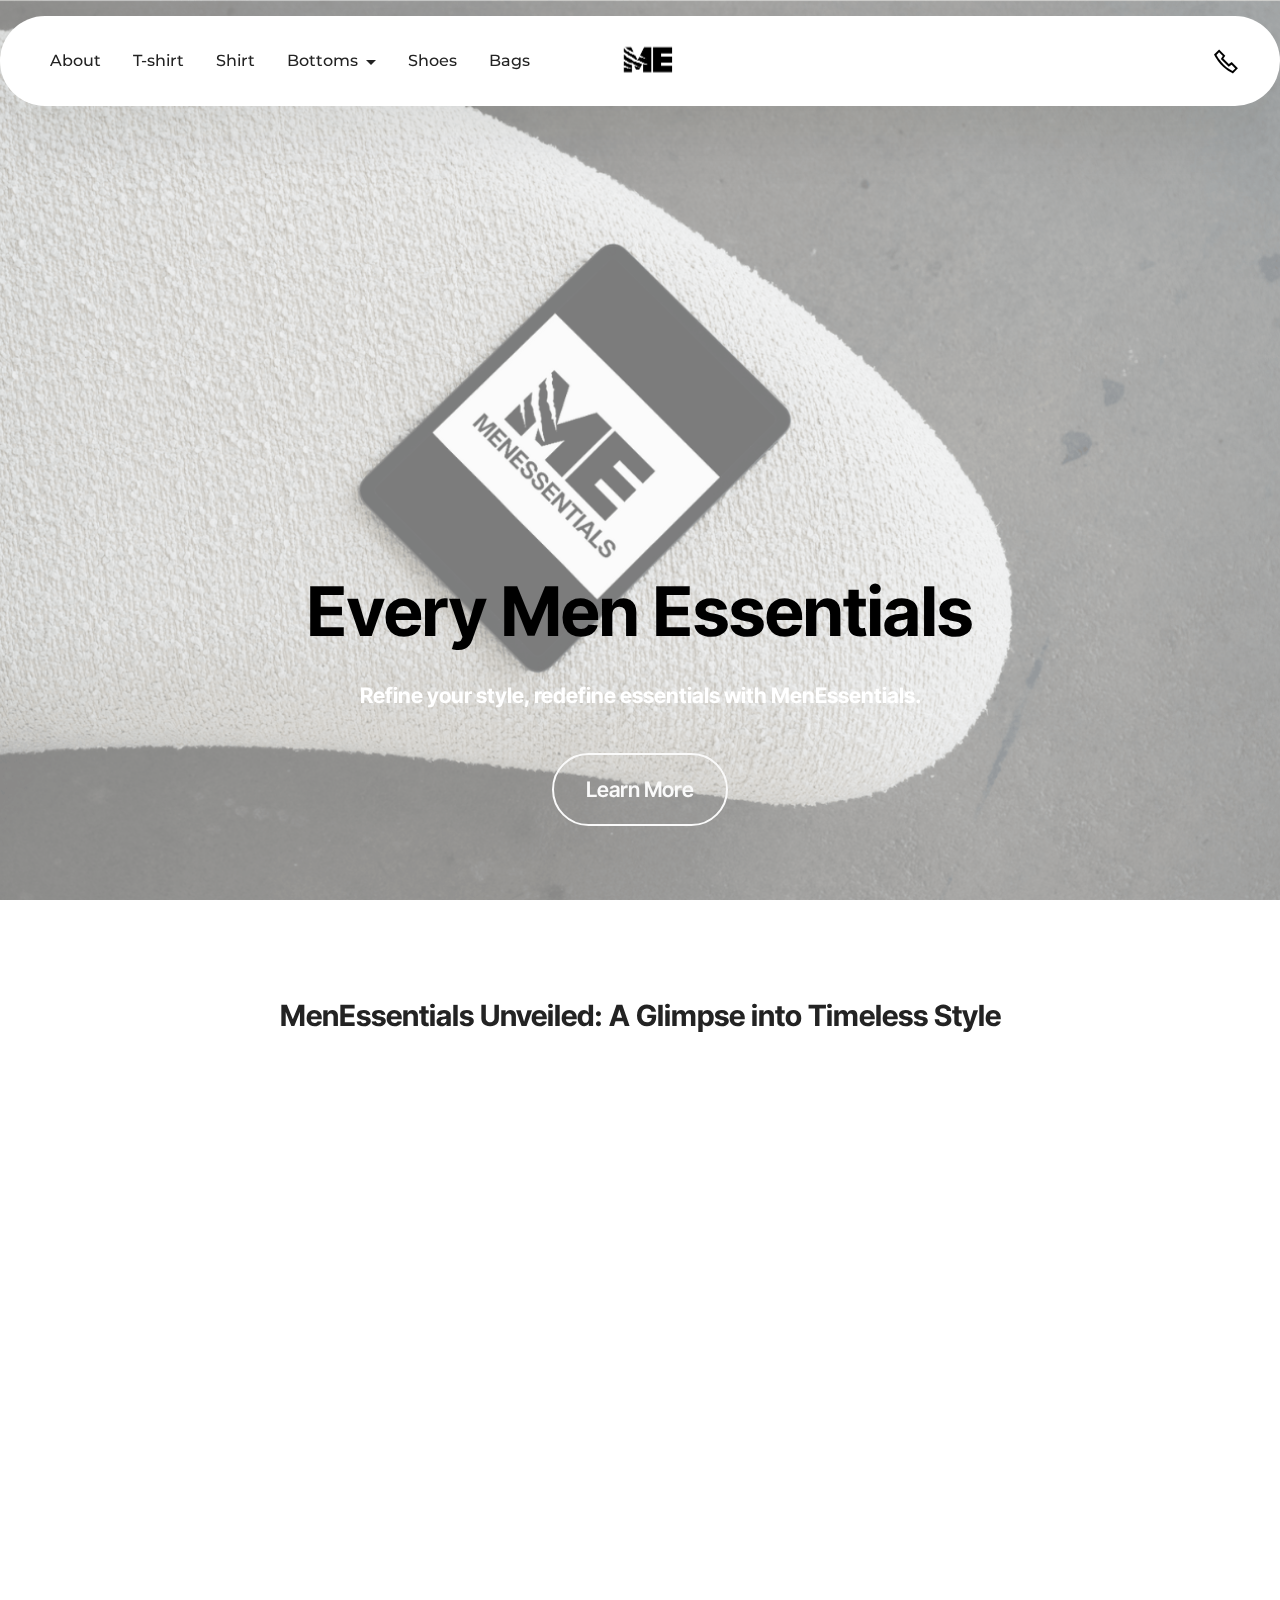
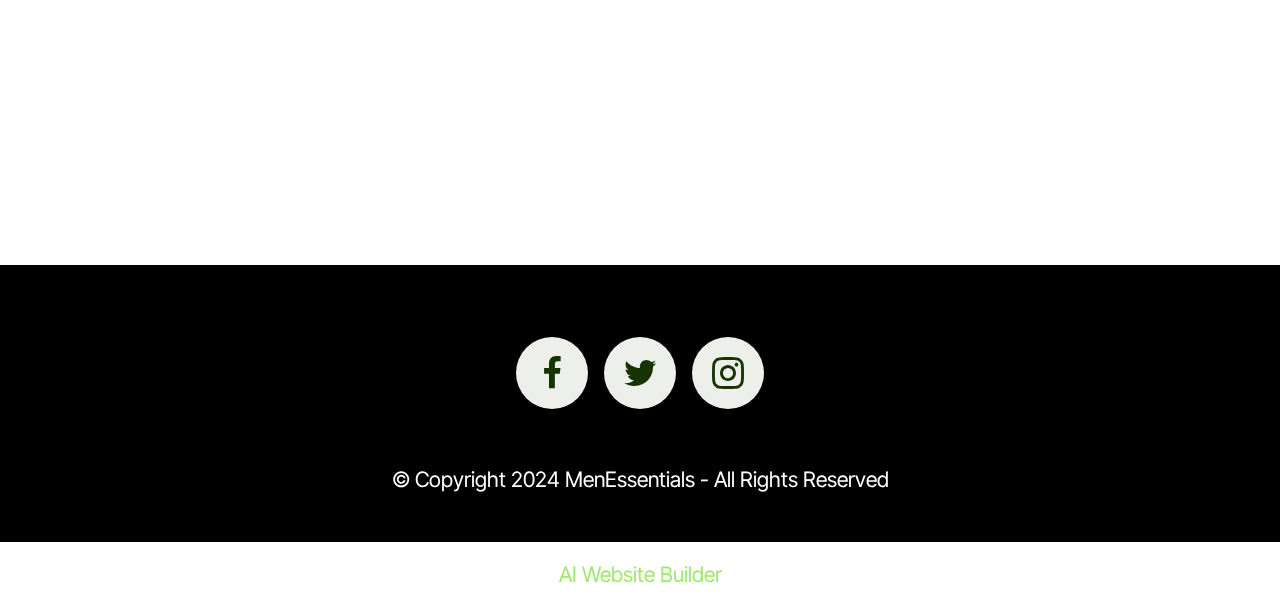
<file: index.html>
<!DOCTYPE html>
<html  >
<head>
  <!-- Site made with Mobirise Website Builder v5.9.11, https://mobirise.com -->
  <meta charset="UTF-8">
  <meta http-equiv="X-UA-Compatible" content="IE=edge">
  <meta name="generator" content="Mobirise v5.9.11, mobirise.com">
  <meta name="viewport" content="width=device-width, initial-scale=1, minimum-scale=1">
  <link rel="shortcut icon" href="assets/images/melogoooo-115x89.png" type="image/x-icon">
  <meta name="description" content="">
  
  
  <title>index</title>
  <link rel="stylesheet" href="assets/web/assets/mobirise-icons2/mobirise2.css">
  <link rel="stylesheet" href="assets/bootstrap/css/bootstrap.min.css">
  <link rel="stylesheet" href="assets/bootstrap/css/bootstrap-grid.min.css">
  <link rel="stylesheet" href="assets/bootstrap/css/bootstrap-reboot.min.css">
  <link rel="stylesheet" href="assets/parallax/jarallax.css">
  <link rel="stylesheet" href="assets/dropdown/css/style.css">
  <link rel="stylesheet" href="assets/socicon/css/styles.css">
  <link rel="stylesheet" href="assets/theme/css/style.css">
  <link rel="preload" href="https://fonts.googleapis.com/css?family=Inter+Tight:100,200,300,400,500,600,700,800,900,100i,200i,300i,400i,500i,600i,700i,800i,900i&display=swap" as="style" onload="this.onload=null;this.rel='stylesheet'">
  <noscript><link rel="stylesheet" href="https://fonts.googleapis.com/css?family=Inter+Tight:100,200,300,400,500,600,700,800,900,100i,200i,300i,400i,500i,600i,700i,800i,900i&display=swap"></noscript>
  <link rel="preload" href="https://fonts.googleapis.com/css?family=Montserrat:100,200,300,400,500,600,700,800,900,100i,200i,300i,400i,500i,600i,700i,800i,900i&display=swap" as="style" onload="this.onload=null;this.rel='stylesheet'">
  <noscript><link rel="stylesheet" href="https://fonts.googleapis.com/css?family=Montserrat:100,200,300,400,500,600,700,800,900,100i,200i,300i,400i,500i,600i,700i,800i,900i&display=swap"></noscript>
  <link rel="preload" as="style" href="assets/mobirise/css/mbr-additional.css"><link rel="stylesheet" href="assets/mobirise/css/mbr-additional.css" type="text/css">

  
  
  
</head>
<body>
  
  <section data-bs-version="5.1" class="menu menu3 cid-u0o6Jhg5jO" once="menu" id="menu03-0">
	

	<nav class="navbar navbar-dropdown navbar-fixed-top navbar-expand-lg">
		<div class="container">
			<div class="navbar-brand">
				<span class="navbar-logo">
					<a href="index.html">
						<img src="assets/images/melogoooo-115x89.png" alt="Mobirise Website Builder" style="height: 2.8rem;">
					</a>
				</span>
				
			</div>
			<button class="navbar-toggler" type="button" data-toggle="collapse" data-bs-toggle="collapse" data-target="#navbarSupportedContent" data-bs-target="#navbarSupportedContent" aria-controls="navbarNavAltMarkup" aria-expanded="false" aria-label="Toggle navigation">
				<div class="hamburger">
					<span></span>
					<span></span>
					<span></span>
					<span></span>
				</div>
			</button>
			<div class="collapse navbar-collapse" id="navbarSupportedContent">
				<ul class="navbar-nav nav-dropdown nav-right" data-app-modern-menu="true"><li class="nav-item">
						<a class="nav-link link text-black text-primary display-4" href="about.html">About</a>
					</li>
					<li class="nav-item">
						<a class="nav-link link text-black text-primary display-4" href="tshirt.html" aria-expanded="false">T-shirt</a>
					</li>
					<li class="nav-item"><a class="nav-link link text-black text-primary display-4" href="shirt.html">Shirt</a></li><li class="nav-item dropdown">
						<a class="nav-link link text-black dropdown-toggle display-4" href="https://mobiri.se" data-toggle="dropdown-submenu" data-bs-toggle="dropdown" data-bs-auto-close="outside" aria-expanded="false">Bottoms</a><div class="dropdown-menu" aria-labelledby="dropdown-321"><a class="text-black dropdown-item text-primary display-4" href="jeans.html">Jeans</a><a class="text-black show dropdown-item text-primary display-4" href="slack.html">Slacks</a></div>
					</li><li class="nav-item"><a class="nav-link link text-black text-primary display-4" href="shoes.html">Shoes</a></li><li class="nav-item"><a class="nav-link link text-black text-primary display-4" href="bags.html">Bags</a></li></ul>
				<div class="icons-menu">
					<a class="iconfont-wrapper" href="contact.html">
						<span class="p-2 mbr-iconfont mobi-mbri-phone mobi-mbri"></span>
					</a>
					
					
					
				</div>
				
			</div>
		</div>
	</nav>
</section>

<section data-bs-version="5.1" class="header16 cid-u0o6QHYu9Z mbr-fullscreen mbr-parallax-background" id="header17-2">
  
  <div class="mbr-overlay" style="opacity: 0.5; background-color: rgb(247, 247, 247);"></div>
  <div class="container-fluid">
    <div class="row">
      <div class="content-wrap col-12 col-md-12">
        <h1 class="mbr-section-title mbr-fonts-style mbr-white mb-4 display-1">
          <br><strong>Every Men Essentials</strong></h1>
        
        <p class="mbr-fonts-style mbr-text mbr-white mb-4 display-7"><strong>Refine your style, redefine essentials with MenEssentials.</strong></p>
        <div class="mbr-section-btn"><a class="btn btn-white-outline display-7" href="index.html#video04-1p">Learn More</a></div>
      </div>
    </div>
  </div>
</section>

<section data-bs-version="5.1" class="video04 cid-u0ZeELGveN" id="video04-1p">
    
    
    <div class="container">
        <div class="mbr-section-head mb-5">
            <h4 class="mbr-section-title mbr-fonts-style mb-0 mt-0 display-5"><strong>MenEssentials Unveiled: A Glimpse into Timeless Style</strong></h4>
            
        </div>
        <div class="row justify-content-center">
            <div class="col-12 col-md-12 video-block">
                <div class="video-wrapper"><iframe class="mbr-embedded-video" src="https://www.youtube.com/embed/clZxLa6A18s?rel=0&amp;amp;mute=1&amp;showinfo=0&amp;autoplay=1&amp;loop=1&amp;playlist=clZxLa6A18s" width="1280" height="720" frameborder="0" allowfullscreen></iframe></div>
                
            </div>
        </div>
    </div>
</section>

<section data-bs-version="5.1" class="footer3 cid-u0Z6p1mG8l" once="footers" id="footer03-1o">

        

    

    <div class="container">
        <div class="row">
            

            <div class="col-12 mt-4">
                <div class="social-row">
                    <div class="soc-item">
                        <a href="https://web.facebook.com/profile.php?id=61555668265165" target="_blank">
                            <span class="mbr-iconfont display-7 socicon-facebook socicon"></span>
                        </a>
                    </div>
                    <div class="soc-item">
                        <a href="https://twitter.com/ammarhdi" target="_blank">
                            <span class="mbr-iconfont socicon-twitter socicon"></span>
                        </a>
                    </div>
                    <div class="soc-item">
                        <a href="https://www.instagram.com/menessentialsofficial/?hl=en" target="_blank">
                            <span class="mbr-iconfont socicon-instagram socicon"></span>
                        </a>
                    </div>
                    
                    
                </div>
            </div>
            <div class="col-12 mt-5">
                <p class="mbr-fonts-style copyright display-7">
                    © Copyright 2024 MenEssentials - All Rights Reserved
                </p>
            </div>
        </div>
    </div>
</section><section class="display-7" style="padding: 0;align-items: center;justify-content: center;flex-wrap: wrap;    align-content: center;display: flex;position: relative;height: 4rem;"><a href="https://mobiri.se/3127865" style="flex: 1 1;height: 4rem;position: absolute;width: 100%;z-index: 1;"><img alt="" style="height: 4rem;" src="[data-uri]"></a><p style="margin: 0;text-align: center;" class="display-7">&#8204;</p><a style="z-index:1" href="https://mobirise.com/builder/ai-website-builder.html">AI Website Builder</a></section><script src="assets/bootstrap/js/bootstrap.bundle.min.js"></script>  <script src="assets/parallax/jarallax.js"></script>  <script src="assets/smoothscroll/smooth-scroll.js"></script>  <script src="assets/ytplayer/index.js"></script>  <script src="assets/dropdown/js/navbar-dropdown.js"></script>  <script src="assets/theme/js/script.js"></script>  
  
  
</body>
</html>
</file>
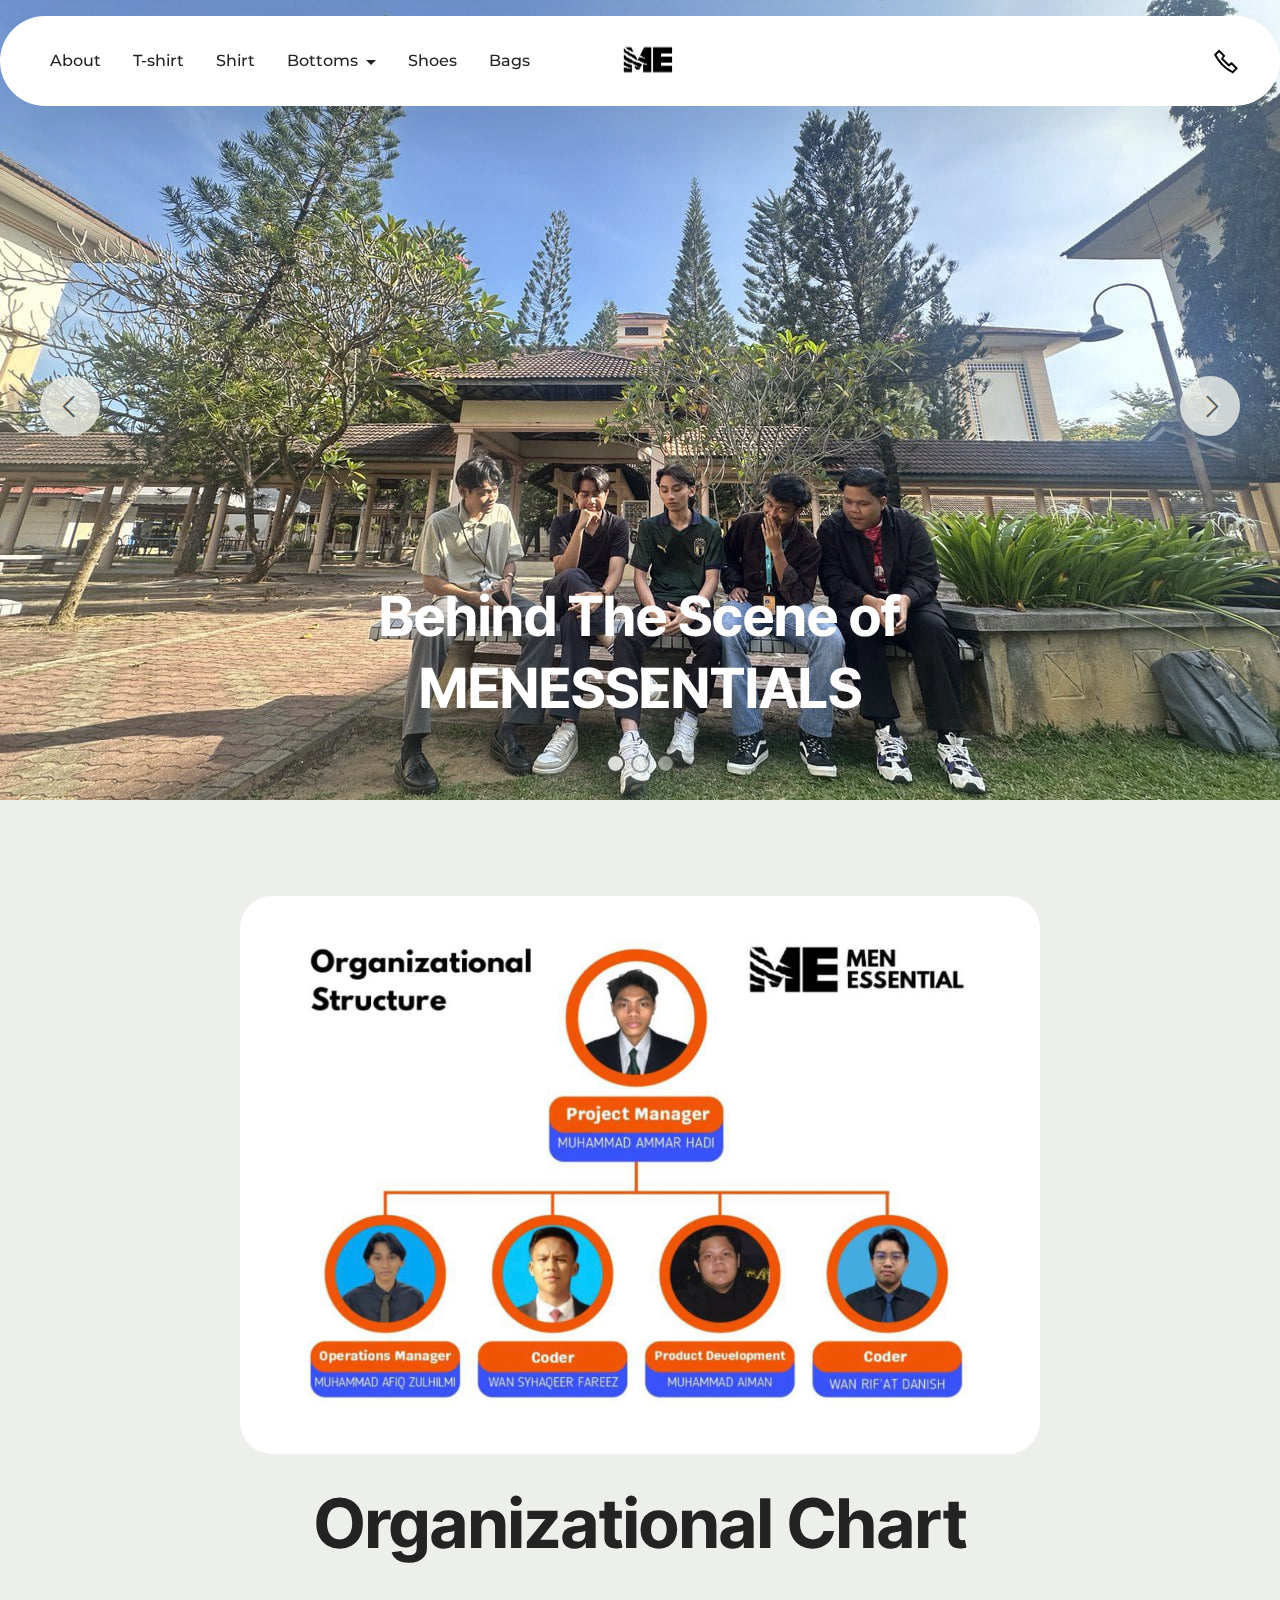
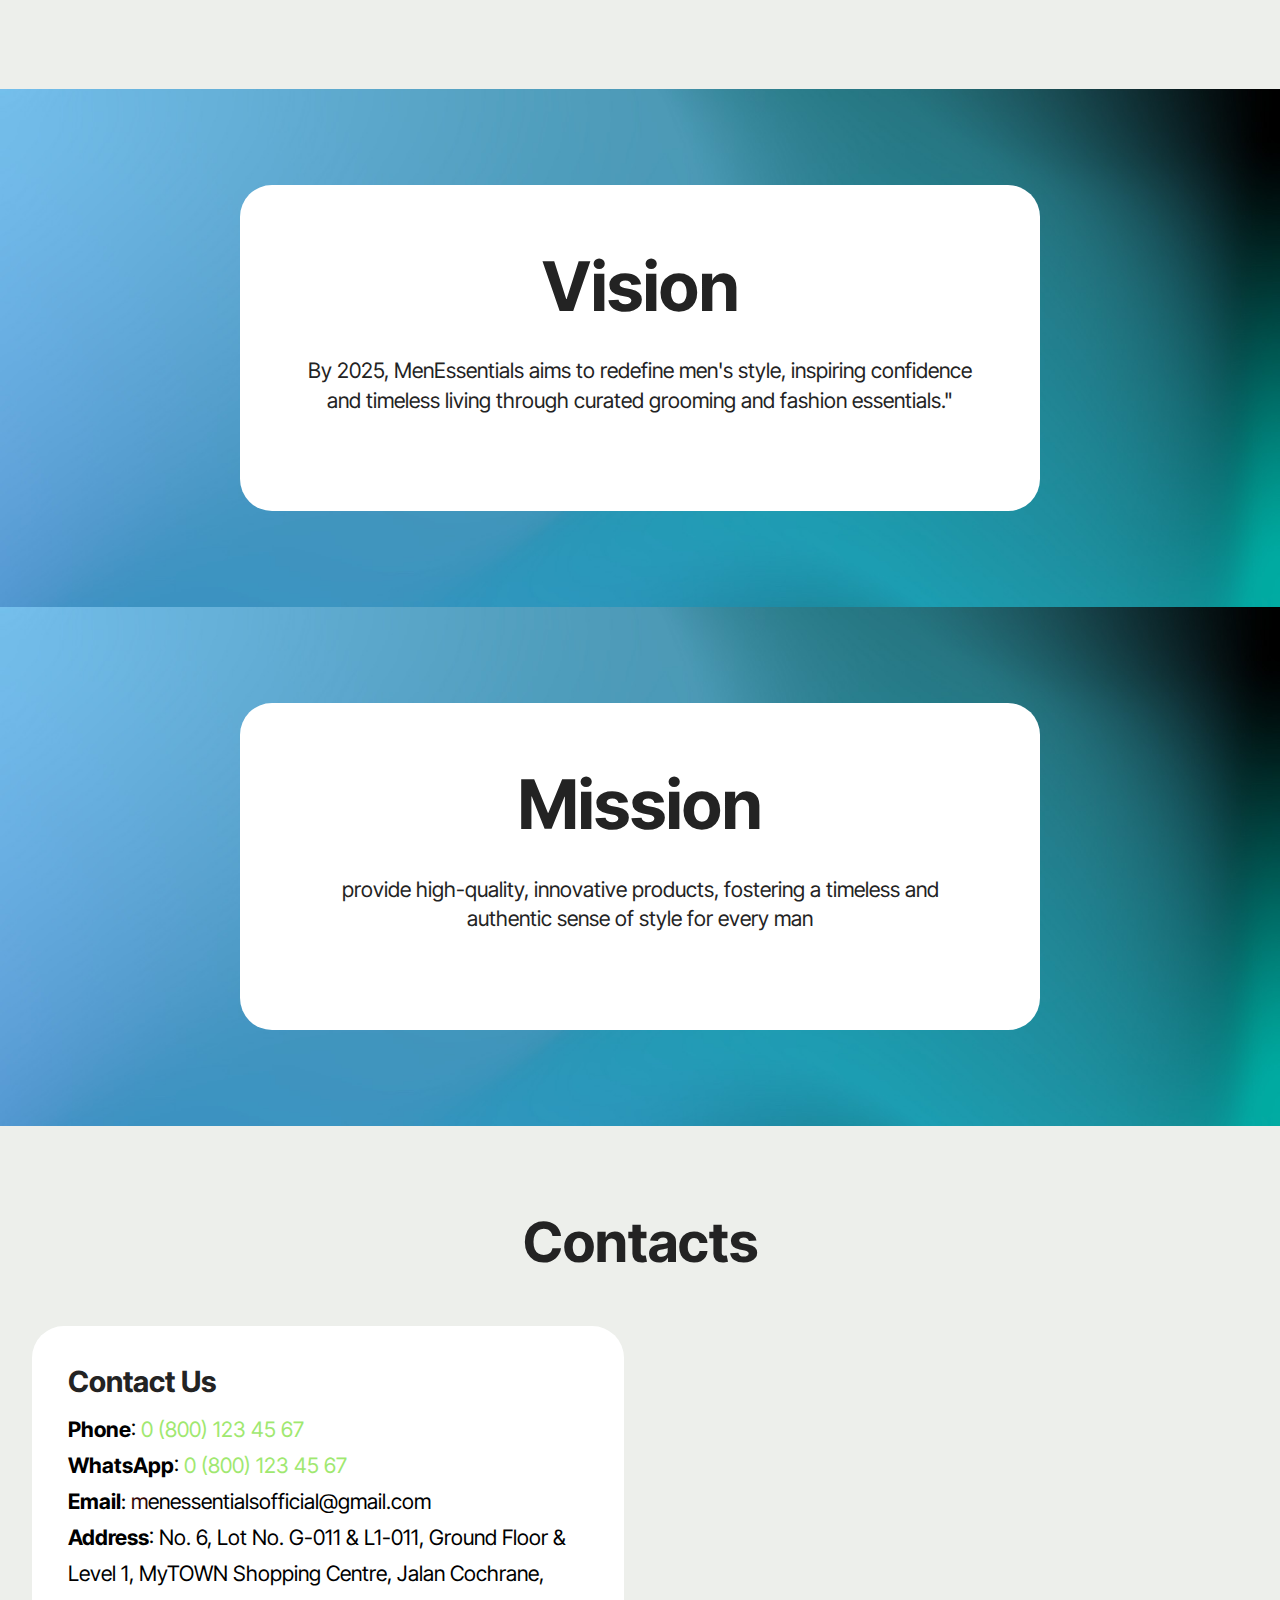
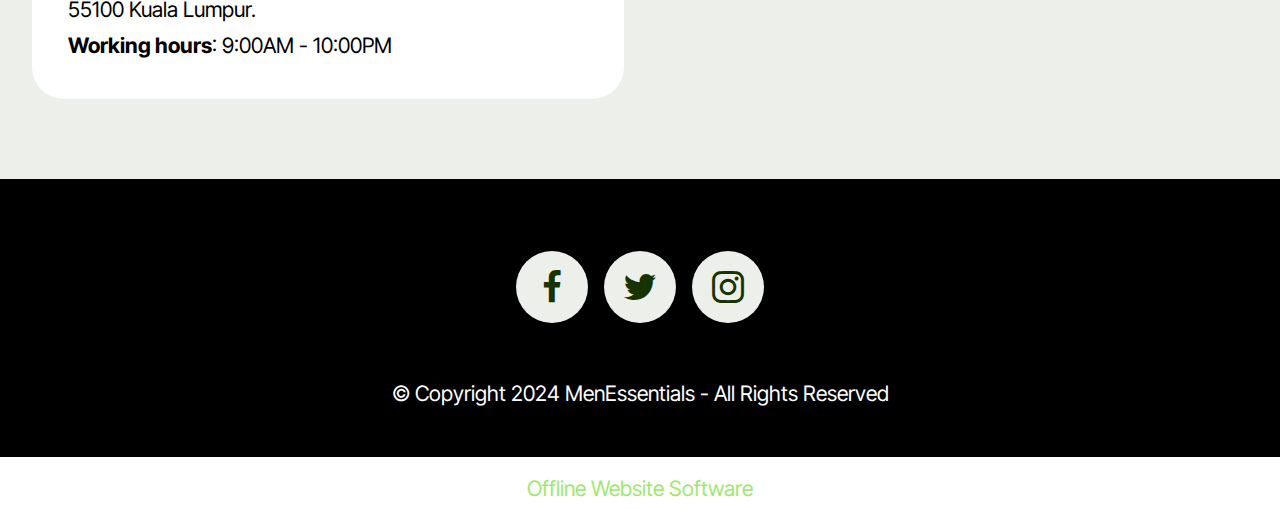
<file: about.html>
<!DOCTYPE html>
<html  >
<head>
  <!-- Site made with Mobirise Website Builder v5.9.11, https://mobirise.com -->
  <meta charset="UTF-8">
  <meta http-equiv="X-UA-Compatible" content="IE=edge">
  <meta name="generator" content="Mobirise v5.9.11, mobirise.com">
  <meta name="viewport" content="width=device-width, initial-scale=1, minimum-scale=1">
  <link rel="shortcut icon" href="assets/images/melogoooo-115x89.png" type="image/x-icon">
  <meta name="description" content="">
  
  
  <title>about</title>
  <link rel="stylesheet" href="assets/web/assets/mobirise-icons2/mobirise2.css">
  <link rel="stylesheet" href="assets/bootstrap/css/bootstrap.min.css">
  <link rel="stylesheet" href="assets/bootstrap/css/bootstrap-grid.min.css">
  <link rel="stylesheet" href="assets/bootstrap/css/bootstrap-reboot.min.css">
  <link rel="stylesheet" href="assets/dropdown/css/style.css">
  <link rel="stylesheet" href="assets/socicon/css/styles.css">
  <link rel="stylesheet" href="assets/theme/css/style.css">
  <link rel="preload" href="https://fonts.googleapis.com/css?family=Inter+Tight:100,200,300,400,500,600,700,800,900,100i,200i,300i,400i,500i,600i,700i,800i,900i&display=swap" as="style" onload="this.onload=null;this.rel='stylesheet'">
  <noscript><link rel="stylesheet" href="https://fonts.googleapis.com/css?family=Inter+Tight:100,200,300,400,500,600,700,800,900,100i,200i,300i,400i,500i,600i,700i,800i,900i&display=swap"></noscript>
  <link rel="preload" href="https://fonts.googleapis.com/css?family=Montserrat:100,200,300,400,500,600,700,800,900,100i,200i,300i,400i,500i,600i,700i,800i,900i&display=swap" as="style" onload="this.onload=null;this.rel='stylesheet'">
  <noscript><link rel="stylesheet" href="https://fonts.googleapis.com/css?family=Montserrat:100,200,300,400,500,600,700,800,900,100i,200i,300i,400i,500i,600i,700i,800i,900i&display=swap"></noscript>
  <link rel="preload" as="style" href="assets/mobirise/css/mbr-additional.css"><link rel="stylesheet" href="assets/mobirise/css/mbr-additional.css" type="text/css">

  
  
  
</head>
<body>
  
  <section data-bs-version="5.1" class="menu menu3 cid-u0o6Jhg5jO" once="menu" id="menu03-11">
	

	<nav class="navbar navbar-dropdown navbar-fixed-top navbar-expand-lg">
		<div class="container">
			<div class="navbar-brand">
				<span class="navbar-logo">
					<a href="index.html">
						<img src="assets/images/melogoooo-115x89.png" alt="Mobirise Website Builder" style="height: 2.8rem;">
					</a>
				</span>
				
			</div>
			<button class="navbar-toggler" type="button" data-toggle="collapse" data-bs-toggle="collapse" data-target="#navbarSupportedContent" data-bs-target="#navbarSupportedContent" aria-controls="navbarNavAltMarkup" aria-expanded="false" aria-label="Toggle navigation">
				<div class="hamburger">
					<span></span>
					<span></span>
					<span></span>
					<span></span>
				</div>
			</button>
			<div class="collapse navbar-collapse" id="navbarSupportedContent">
				<ul class="navbar-nav nav-dropdown nav-right" data-app-modern-menu="true"><li class="nav-item">
						<a class="nav-link link text-black text-primary display-4" href="about.html">About</a>
					</li>
					<li class="nav-item">
						<a class="nav-link link text-black text-primary display-4" href="tshirt.html" aria-expanded="false">T-shirt</a>
					</li>
					<li class="nav-item"><a class="nav-link link text-black text-primary display-4" href="shirt.html">Shirt</a></li><li class="nav-item dropdown">
						<a class="nav-link link text-black dropdown-toggle display-4" href="https://mobiri.se" data-toggle="dropdown-submenu" data-bs-toggle="dropdown" data-bs-auto-close="outside" aria-expanded="false">Bottoms</a><div class="dropdown-menu" aria-labelledby="dropdown-321"><a class="text-black dropdown-item text-primary display-4" href="jeans.html">Jeans</a><a class="text-black show dropdown-item text-primary display-4" href="slack.html">Slacks</a></div>
					</li><li class="nav-item"><a class="nav-link link text-black text-primary display-4" href="shoes.html">Shoes</a></li><li class="nav-item"><a class="nav-link link text-black text-primary display-4" href="bags.html">Bags</a></li></ul>
				<div class="icons-menu">
					<a class="iconfont-wrapper" href="contact.html">
						<span class="p-2 mbr-iconfont mobi-mbri-phone mobi-mbri"></span>
					</a>
					
					
					
				</div>
				
			</div>
		</div>
	</nav>
</section>

<section data-bs-version="5.1" class="slider3 cid-u0ZjZSxRGg" id="slider03-1r">
    
    <div class="carousel slide" id="u0Zn2cVnaN" data-interval="5000" data-bs-interval="5000">
        <ol class="carousel-indicators">
            <li data-slide-to="0" data-bs-slide-to="0" class="active" data-target="#u0Zn2cVnaN" data-bs-target="#u0Zn2cVnaN"></li>
            <li data-slide-to="1" data-bs-slide-to="1" data-target="#u0Zn2cVnaN" data-bs-target="#u0Zn2cVnaN"></li>
            <li data-slide-to="2" data-bs-slide-to="2" data-target="#u0Zn2cVnaN" data-bs-target="#u0Zn2cVnaN"></li>
        </ol>
        <div class="carousel-inner">
            <div class="carousel-item slider-image item active">
                <div class="item-wrapper">
                    <img class="d-block w-100" src="assets/images/members-1280x960.jpg" alt="Mobirise Website Builder">
                    
                    <div class="carousel-caption">
                        <h5 class="mbr-section-subtitle mbr-fonts-style mb-3 display-2"><strong>Behind The Scene of MENESSENTIALS</strong></h5>
                        
                             
                    </div>
                </div>
            </div>
            <div class="carousel-item slider-image item">
                <div class="item-wrapper">
                    <img class="d-block w-100" src="assets/images/memberz-1280x960.jpg" alt="Mobirise Website Builder">
                    
                    <div class="carousel-caption">
                        <h5 class="mbr-section-subtitle mbr-fonts-style mb-3 display-2"><strong>Behind The Scene of MENESSENTIALS</strong></h5>
                        
                             
                    </div>
                </div>
            </div>
            <div class="carousel-item slider-image item">
                <div class="item-wrapper">
                    <img class="d-block w-100" src="assets/images/soyboy-1280x960.jpg" alt="Mobirise Website Builder">
                    
                    <div class="carousel-caption">
                        <h5 class="mbr-section-subtitle mbr-fonts-style mb-3 display-2"><strong>Behind The Scene of MENESSENTIALS</strong></h5>
                        
                             
                    </div>
                </div>
            </div>
        </div>
        <a class="carousel-control carousel-control-prev" role="button" data-slide="prev" data-bs-slide="prev" href="#u0Zn2cVnaN">
            <span class="mobi-mbri mobi-mbri-arrow-prev" aria-hidden="true"></span>
            <span class="sr-only visually-hidden">Previous</span>
        </a>
        <a class="carousel-control carousel-control-next" role="button" data-slide="next" data-bs-slide="next" href="#u0Zn2cVnaN">
            <span class="mobi-mbri mobi-mbri-arrow-next" aria-hidden="true"></span>
            <span class="sr-only visually-hidden">Next</span>
        </a>
    </div>
</section>

<section data-bs-version="5.1" class="header12 cid-u0Ym1OuQPd" id="header12-1f">
  
  

  <div class="text-center container">
    <div class="row mb-4 justify-content-center">
      <div class="col-12 col-md-8">
        <img class="w-100" src="assets/images/oc-1125x784.jpg" alt="Mobirise Website Builder">
      </div>
    </div>
    <div class="row justify-content-center">
      <div class="col-md-12 content-head">
        <h1 class="mbr-section-title mbr-fonts-style mb-4 display-1">
          <strong>Organizational Chart</strong></h1>
        
        
      </div>
    </div>
  </div>
</section>

<section data-bs-version="5.1" class="header14 cid-u0YmBFn4IF" id="header14-1g">
	

	
	
	<div class="container">
		<div class="row justify-content-center">
			<div class="card col-12 col-md-12 col-lg-8">
				<div class="card-wrapper">
					<div class="card-box align-center">
						<h1 class="card-title mbr-fonts-style mb-4 display-1">
							<strong>Vision</strong></h1>
						<p class="mbr-text mbr-fonts-style mb-4 display-7">
							By 2025, MenEssentials aims to redefine men's style, inspiring confidence and timeless living through curated grooming and fashion essentials."
						</p>
						
					</div>
				</div>
			</div>
		</div>
	</div>
</section>

<section data-bs-version="5.1" class="header14 cid-u0YmWBwpPN" id="header14-1j">
	

	
	
	<div class="container">
		<div class="row justify-content-center">
			<div class="card col-12 col-md-12 col-lg-8">
				<div class="card-wrapper">
					<div class="card-box align-center">
						<h1 class="card-title mbr-fonts-style mb-4 display-1">
							<strong>Mission</strong></h1>
						<p class="mbr-text mbr-fonts-style mb-4 display-7">
							provide high-quality, innovative products, fostering a timeless and authentic sense of style for every man
						</p>
						
					</div>
				</div>
			</div>
		</div>
	</div>
</section>

<section data-bs-version="5.1" class="contacts02 map1 cid-u0YmR5vMWK" id="contacts02-1i">

    

    
    <div class="container">
        <div class="row justify-content-center">
            <div class="col-12 content-head">
                <div class="mbr-section-head mb-5">
                    <h3 class="mbr-section-title mbr-fonts-style align-center mb-0 display-2">
                        <strong>Contacts</strong>
                    </h3>
                    
                </div>
            </div>
        </div>
        <div class="row justify-content-center">
            <div class="card col-12 col-md-12 col-lg-6">
                <div class="card-wrapper">
                    <div class="text-wrapper">
                        <h5 class="cardTitle mbr-fonts-style mb-2 display-5">
                            <strong>Contact Us</strong>
                        </h5>
                        <ul class="list mbr-fonts-style display-7">
                            <li class="mbr-text item-wrap"><strong>Phone</strong>: <a href="tel:+12345678910" class="text-primary">0 (800) 123 45
                                    67</a></li>
                            <li class="mbr-text item-wrap"><strong>WhatsApp</strong>: <a href="tel:+12345678910" class="text-primary">0 (800) 123
                                    45 67</a></li>
                            <li class="mbr-text item-wrap"><strong>Email</strong>: <a href="mailto:info@site.com" class="text-info">m</a>enessentialsofficial@gmail.com</li>
                            <li class="mbr-text item-wrap"><strong>Address</strong>: No. 6, Lot No. G-011 &amp; L1-011, Ground Floor &amp; Level 1, MyTOWN Shopping Centre, Jalan Cochrane, 55100 Kuala Lumpur.</li>
                            <li class="mbr-text item-wrap"><strong>Working hours</strong>: 9:00AM - 10:00PM</li>
                        </ul>
                    </div>
                </div>
            </div>
            <div class="map-wrapper col-md-12 col-lg-6">
                <div class="google-map"><iframe frameborder="0" style="border:0" src="https://www.google.com/maps/embed?pb=!1m18!1m12!1m3!1d3983.847501926575!2d101.72006252482814!3d3.134961253240007!2m3!1f0!2f0!3f0!3m2!1i1024!2i768!4f13.1!3m3!1m2!1s0x31cc363c373a92e7%3A0xf94eb586528f6e84!2sUNIQLO%20Mytown!5e0!3m2!1sen!2smy!4v1704910233470!5m2!1sen!2smy" allowfullscreen=""></iframe></div>
            </div>
        </div>
    </div>
</section>

<section data-bs-version="5.1" class="footer3 cid-u0Z6p1mG8l" once="footers" id="footer03-1o">

        

    

    <div class="container">
        <div class="row">
            

            <div class="col-12 mt-4">
                <div class="social-row">
                    <div class="soc-item">
                        <a href="https://web.facebook.com/profile.php?id=61555668265165" target="_blank">
                            <span class="mbr-iconfont display-7 socicon-facebook socicon"></span>
                        </a>
                    </div>
                    <div class="soc-item">
                        <a href="https://twitter.com/ammarhdi" target="_blank">
                            <span class="mbr-iconfont socicon-twitter socicon"></span>
                        </a>
                    </div>
                    <div class="soc-item">
                        <a href="https://www.instagram.com/menessentialsofficial/?hl=en" target="_blank">
                            <span class="mbr-iconfont socicon-instagram socicon"></span>
                        </a>
                    </div>
                    
                    
                </div>
            </div>
            <div class="col-12 mt-5">
                <p class="mbr-fonts-style copyright display-7">
                    © Copyright 2024 MenEssentials - All Rights Reserved
                </p>
            </div>
        </div>
    </div>
</section><section class="display-7" style="padding: 0;align-items: center;justify-content: center;flex-wrap: wrap;    align-content: center;display: flex;position: relative;height: 4rem;"><a href="https://mobiri.se/3127865" style="flex: 1 1;height: 4rem;position: absolute;width: 100%;z-index: 1;"><img alt="" style="height: 4rem;" src="[data-uri]"></a><p style="margin: 0;text-align: center;" class="display-7">&#8204;</p><a style="z-index:1" href="https://mobirise.com/offline-website-builder.html">Offline Website Software</a></section><script src="assets/bootstrap/js/bootstrap.bundle.min.js"></script>  <script src="assets/smoothscroll/smooth-scroll.js"></script>  <script src="assets/ytplayer/index.js"></script>  <script src="assets/dropdown/js/navbar-dropdown.js"></script>  <script src="assets/theme/js/script.js"></script>  
  
  
</body>
</html>
</file>
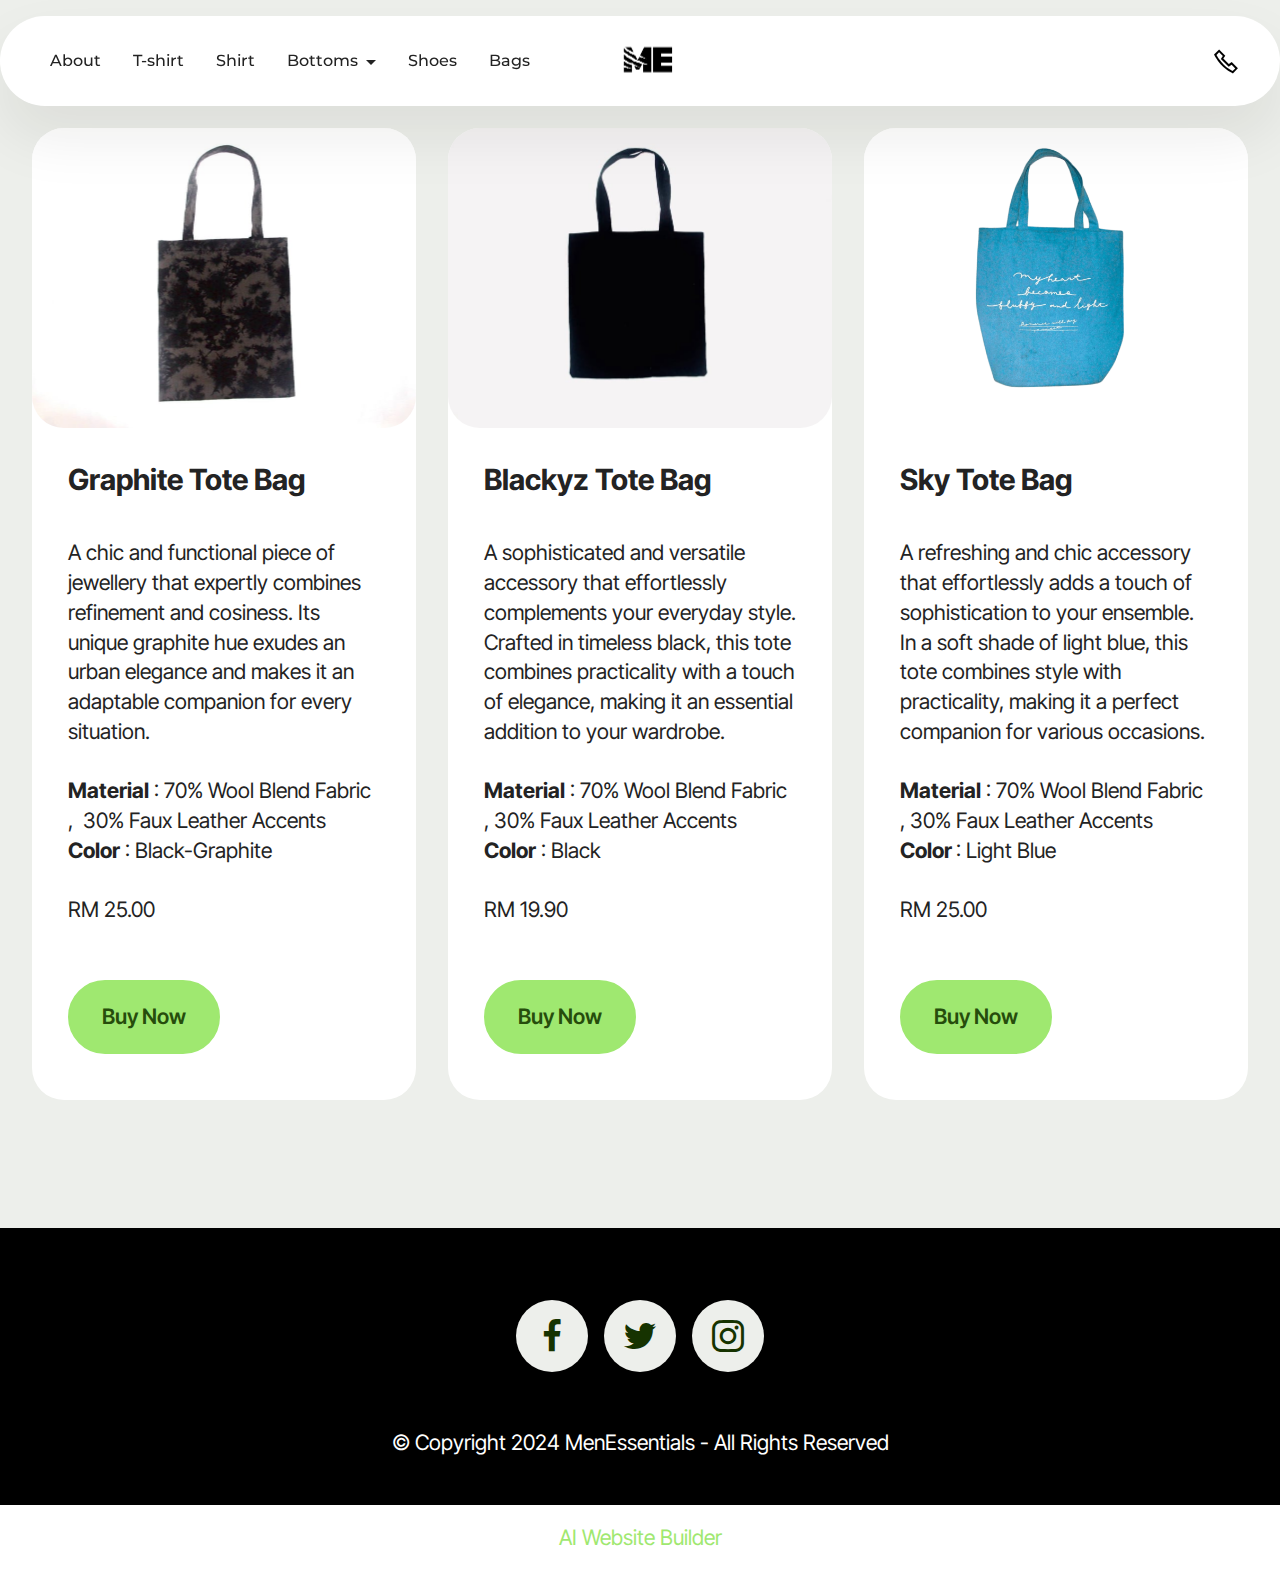
<file: bags.html>
<!DOCTYPE html>
<html  >
<head>
  <!-- Site made with Mobirise Website Builder v5.9.11, https://mobirise.com -->
  <meta charset="UTF-8">
  <meta http-equiv="X-UA-Compatible" content="IE=edge">
  <meta name="generator" content="Mobirise v5.9.11, mobirise.com">
  <meta name="viewport" content="width=device-width, initial-scale=1, minimum-scale=1">
  <link rel="shortcut icon" href="assets/images/melogoooo-115x89.png" type="image/x-icon">
  <meta name="description" content="">
  
  
  <title>bags</title>
  <link rel="stylesheet" href="assets/web/assets/mobirise-icons2/mobirise2.css">
  <link rel="stylesheet" href="assets/bootstrap/css/bootstrap.min.css">
  <link rel="stylesheet" href="assets/bootstrap/css/bootstrap-grid.min.css">
  <link rel="stylesheet" href="assets/bootstrap/css/bootstrap-reboot.min.css">
  <link rel="stylesheet" href="assets/dropdown/css/style.css">
  <link rel="stylesheet" href="assets/socicon/css/styles.css">
  <link rel="stylesheet" href="assets/theme/css/style.css">
  <link rel="preload" href="https://fonts.googleapis.com/css?family=Inter+Tight:100,200,300,400,500,600,700,800,900,100i,200i,300i,400i,500i,600i,700i,800i,900i&display=swap" as="style" onload="this.onload=null;this.rel='stylesheet'">
  <noscript><link rel="stylesheet" href="https://fonts.googleapis.com/css?family=Inter+Tight:100,200,300,400,500,600,700,800,900,100i,200i,300i,400i,500i,600i,700i,800i,900i&display=swap"></noscript>
  <link rel="preload" href="https://fonts.googleapis.com/css?family=Montserrat:100,200,300,400,500,600,700,800,900,100i,200i,300i,400i,500i,600i,700i,800i,900i&display=swap" as="style" onload="this.onload=null;this.rel='stylesheet'">
  <noscript><link rel="stylesheet" href="https://fonts.googleapis.com/css?family=Montserrat:100,200,300,400,500,600,700,800,900,100i,200i,300i,400i,500i,600i,700i,800i,900i&display=swap"></noscript>
  <link rel="preload" as="style" href="assets/mobirise/css/mbr-additional.css"><link rel="stylesheet" href="assets/mobirise/css/mbr-additional.css" type="text/css">

  
  
  
</head>
<body>
  
  <section data-bs-version="5.1" class="menu menu3 cid-u0VOLxC2qC" once="menu" id="menu03-o">
	

	<nav class="navbar navbar-dropdown navbar-fixed-top navbar-expand-lg">
		<div class="container">
			<div class="navbar-brand">
				<span class="navbar-logo">
					<a href="index.html">
						<img src="assets/images/melogoooo-115x89.png" alt="Mobirise Website Builder" style="height: 2.8rem;">
					</a>
				</span>
				
			</div>
			<button class="navbar-toggler" type="button" data-toggle="collapse" data-bs-toggle="collapse" data-target="#navbarSupportedContent" data-bs-target="#navbarSupportedContent" aria-controls="navbarNavAltMarkup" aria-expanded="false" aria-label="Toggle navigation">
				<div class="hamburger">
					<span></span>
					<span></span>
					<span></span>
					<span></span>
				</div>
			</button>
			<div class="collapse navbar-collapse" id="navbarSupportedContent">
				<ul class="navbar-nav nav-dropdown nav-right" data-app-modern-menu="true"><li class="nav-item">
						<a class="nav-link link text-black text-primary display-4" href="about.html">About</a>
					</li>
					<li class="nav-item">
						<a class="nav-link link text-black text-primary display-4" href="tshirt.html" aria-expanded="false">T-shirt</a>
					</li>
					<li class="nav-item"><a class="nav-link link text-black text-primary display-4" href="shirt.html">Shirt</a></li><li class="nav-item dropdown">
						<a class="nav-link link text-black dropdown-toggle display-4" href="https://mobiri.se" data-toggle="dropdown-submenu" data-bs-toggle="dropdown" data-bs-auto-close="outside" aria-expanded="false">Bottoms</a><div class="dropdown-menu" aria-labelledby="dropdown-321"><a class="text-black dropdown-item text-primary display-4" href="jeans.html">Jeans</a><a class="text-black show dropdown-item text-primary display-4" href="slack.html">Slacks</a></div>
					</li><li class="nav-item"><a class="nav-link link text-black text-primary display-4" href="shoes.html">Shoes</a></li><li class="nav-item"><a class="nav-link link text-black text-primary display-4" href="bags.html">Bags</a></li></ul>
				<div class="icons-menu">
					<a class="iconfont-wrapper" href="contact.html">
						<span class="p-2 mbr-iconfont mobi-mbri-phone mobi-mbri"></span>
					</a>
					
					
					
				</div>
				
			</div>
		</div>
	</nav>
</section>

<section data-bs-version="5.1" class="features4 start cid-u0VOLyceLW" id="features04-p">
	
	
	<div class="container">
		<div class="row justify-content-center">
			<div class="col-12 content-head">
				
			</div>
		</div>
		<div class="row">
			<div class="item features-image col-12 col-md-6 col-lg-4">
				<div class="item-wrapper">
					<div class="item-img">
						<img src="assets/images/ammartote-815x600.jpg" alt="Mobirise Website Builder">
					</div>
					<div class="item-content">
						<h5 class="item-title mbr-fonts-style display-5">
							<strong>Graphite Tote Bag</strong><strong><br></strong></h5>
						<p class="mbr-text mbr-fonts-style display-7"><strong><br></strong>A chic and functional piece of jewellery that expertly combines refinement and cosiness. Its unique graphite hue exudes an urban elegance and makes it an adaptable companion for every situation.<br><br><strong>Material</strong> : 70% Wool Blend Fabric ,&nbsp; 30% Faux Leather Accents<br><strong>Color</strong> : Black-Graphite<br><br>
RM 25.00<br><br></p>
						<div class="mbr-section-btn item-footer"><a href="contact.html" class="btn item-btn btn-primary display-7" target="_blank">Buy Now</a></div>
					</div>

				</div>
			</div>
			<div class="item features-image col-12 col-md-6 col-lg-4">
				<div class="item-wrapper">
					<div class="item-img">
						<img src="assets/images/blackbag-815x604.jpg" alt="Mobirise Website Builder">
					</div>
					<div class="item-content">
						<h5 class="item-title mbr-fonts-style display-5"><strong>Blackyz Tote Bag</strong></h5>
						<p class="mbr-text mbr-fonts-style display-7">
							<br>A sophisticated and versatile accessory that effortlessly complements your everyday style. Crafted in timeless black, this tote combines practicality with a touch of elegance, making it an essential addition to your wardrobe.<br><br><strong>Material</strong> : 70% Wool Blend Fabric ,  30% Faux Leather Accents<br><strong>Color</strong> : Black<br><br>RM 19.90</p>
						<div class="mbr-section-btn item-footer"><a href="contact.html" class="btn item-btn btn-primary display-7" target="_blank">Buy Now</a></div>
					</div>
				</div>
			</div>
			<div class="item features-image col-12 col-md-6 col-lg-4">
				<div class="item-wrapper">
					<div class="item-img">
						<img src="assets/images/sky-815x567.png" alt="Mobirise Website Builder">
					</div>
					<div class="item-content">
						<h5 class="item-title mbr-fonts-style display-5"><strong>Sky Tote Bag</strong></h5>
						<p class="mbr-text mbr-fonts-style display-7">
							<br>A refreshing and chic accessory that effortlessly adds a touch of sophistication to your ensemble. In a soft shade of light blue, this tote combines style with practicality, making it a perfect companion for various occasions.<br><br><strong>Material</strong> : 70% Wool Blend Fabric ,  30% Faux Leather Accents<br><strong>Color </strong>: Light Blue<br><br>RM 25.00</p>
						<div class="mbr-section-btn item-footer"><a href="contact.html" class="btn item-btn btn-primary display-7" target="_blank">Buy Now</a></div>
					</div>
				</div>
			</div>
		</div>
	</div>
</section>

<section data-bs-version="5.1" class="footer3 cid-u0Z6p1mG8l" once="footers" id="footer03-1o">

        

    

    <div class="container">
        <div class="row">
            

            <div class="col-12 mt-4">
                <div class="social-row">
                    <div class="soc-item">
                        <a href="https://web.facebook.com/profile.php?id=61555668265165" target="_blank">
                            <span class="mbr-iconfont display-7 socicon-facebook socicon"></span>
                        </a>
                    </div>
                    <div class="soc-item">
                        <a href="https://twitter.com/ammarhdi" target="_blank">
                            <span class="mbr-iconfont socicon-twitter socicon"></span>
                        </a>
                    </div>
                    <div class="soc-item">
                        <a href="https://www.instagram.com/menessentialsofficial/?hl=en" target="_blank">
                            <span class="mbr-iconfont socicon-instagram socicon"></span>
                        </a>
                    </div>
                    
                    
                </div>
            </div>
            <div class="col-12 mt-5">
                <p class="mbr-fonts-style copyright display-7">
                    © Copyright 2024 MenEssentials - All Rights Reserved
                </p>
            </div>
        </div>
    </div>
</section><section class="display-7" style="padding: 0;align-items: center;justify-content: center;flex-wrap: wrap;    align-content: center;display: flex;position: relative;height: 4rem;"><a href="https://mobiri.se/3127865" style="flex: 1 1;height: 4rem;position: absolute;width: 100%;z-index: 1;"><img alt="" style="height: 4rem;" src="[data-uri]"></a><p style="margin: 0;text-align: center;" class="display-7">&#8204;</p><a style="z-index:1" href="https://mobirise.com/builder/ai-website-builder.html">AI Website Builder</a></section><script src="assets/bootstrap/js/bootstrap.bundle.min.js"></script>  <script src="assets/smoothscroll/smooth-scroll.js"></script>  <script src="assets/ytplayer/index.js"></script>  <script src="assets/dropdown/js/navbar-dropdown.js"></script>  <script src="assets/theme/js/script.js"></script>  
  
  
</body>
</html>
</file>
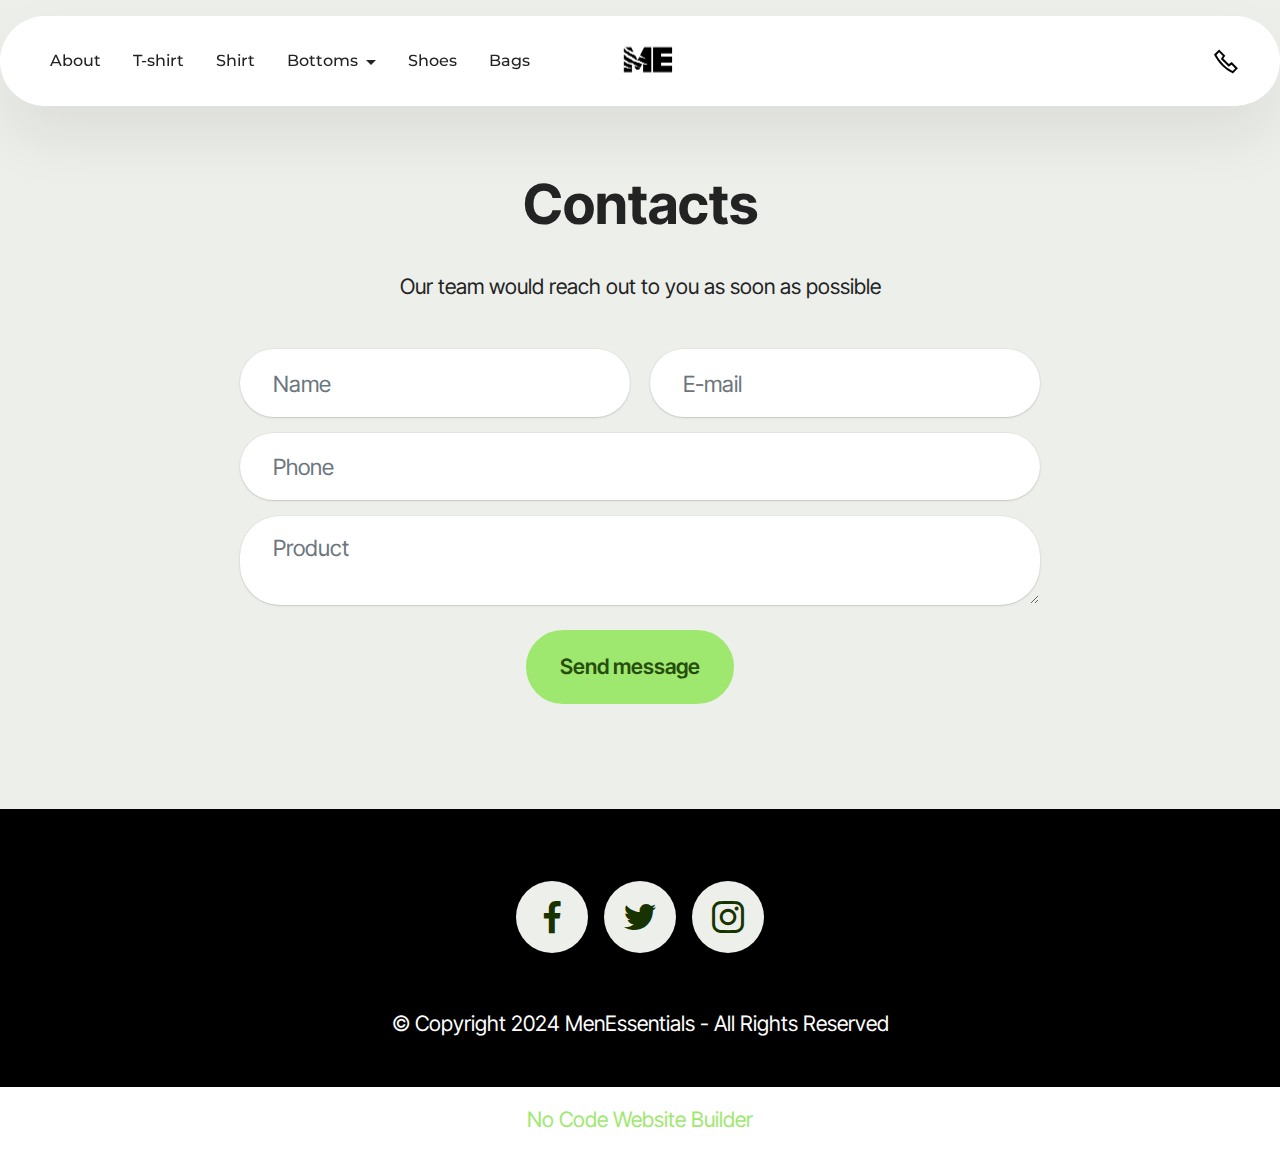
<file: contact.html>
<!DOCTYPE html>
<html  >
<head>
  <!-- Site made with Mobirise Website Builder v5.9.11, https://mobirise.com -->
  <meta charset="UTF-8">
  <meta http-equiv="X-UA-Compatible" content="IE=edge">
  <meta name="generator" content="Mobirise v5.9.11, mobirise.com">
  <meta name="viewport" content="width=device-width, initial-scale=1, minimum-scale=1">
  <link rel="shortcut icon" href="assets/images/melogoooo-115x89.png" type="image/x-icon">
  <meta name="description" content="">
  
  
  <title>contact</title>
  <link rel="stylesheet" href="assets/web/assets/mobirise-icons2/mobirise2.css">
  <link rel="stylesheet" href="assets/bootstrap/css/bootstrap.min.css">
  <link rel="stylesheet" href="assets/bootstrap/css/bootstrap-grid.min.css">
  <link rel="stylesheet" href="assets/bootstrap/css/bootstrap-reboot.min.css">
  <link rel="stylesheet" href="assets/dropdown/css/style.css">
  <link rel="stylesheet" href="assets/socicon/css/styles.css">
  <link rel="stylesheet" href="assets/theme/css/style.css">
  <link rel="preload" href="https://fonts.googleapis.com/css?family=Inter+Tight:100,200,300,400,500,600,700,800,900,100i,200i,300i,400i,500i,600i,700i,800i,900i&display=swap" as="style" onload="this.onload=null;this.rel='stylesheet'">
  <noscript><link rel="stylesheet" href="https://fonts.googleapis.com/css?family=Inter+Tight:100,200,300,400,500,600,700,800,900,100i,200i,300i,400i,500i,600i,700i,800i,900i&display=swap"></noscript>
  <link rel="preload" href="https://fonts.googleapis.com/css?family=Montserrat:100,200,300,400,500,600,700,800,900,100i,200i,300i,400i,500i,600i,700i,800i,900i&display=swap" as="style" onload="this.onload=null;this.rel='stylesheet'">
  <noscript><link rel="stylesheet" href="https://fonts.googleapis.com/css?family=Montserrat:100,200,300,400,500,600,700,800,900,100i,200i,300i,400i,500i,600i,700i,800i,900i&display=swap"></noscript>
  <link rel="preload" as="style" href="assets/mobirise/css/mbr-additional.css"><link rel="stylesheet" href="assets/mobirise/css/mbr-additional.css" type="text/css">

  
  
  
</head>
<body>
  
  <section data-bs-version="5.1" class="menu menu3 cid-u0o6Jhg5jO" once="menu" id="menu03-15">
	

	<nav class="navbar navbar-dropdown navbar-fixed-top navbar-expand-lg">
		<div class="container">
			<div class="navbar-brand">
				<span class="navbar-logo">
					<a href="index.html">
						<img src="assets/images/melogoooo-115x89.png" alt="Mobirise Website Builder" style="height: 2.8rem;">
					</a>
				</span>
				
			</div>
			<button class="navbar-toggler" type="button" data-toggle="collapse" data-bs-toggle="collapse" data-target="#navbarSupportedContent" data-bs-target="#navbarSupportedContent" aria-controls="navbarNavAltMarkup" aria-expanded="false" aria-label="Toggle navigation">
				<div class="hamburger">
					<span></span>
					<span></span>
					<span></span>
					<span></span>
				</div>
			</button>
			<div class="collapse navbar-collapse" id="navbarSupportedContent">
				<ul class="navbar-nav nav-dropdown nav-right" data-app-modern-menu="true"><li class="nav-item">
						<a class="nav-link link text-black text-primary display-4" href="about.html">About</a>
					</li>
					<li class="nav-item">
						<a class="nav-link link text-black text-primary display-4" href="tshirt.html" aria-expanded="false">T-shirt</a>
					</li>
					<li class="nav-item"><a class="nav-link link text-black text-primary display-4" href="shirt.html">Shirt</a></li><li class="nav-item dropdown">
						<a class="nav-link link text-black dropdown-toggle display-4" href="https://mobiri.se" data-toggle="dropdown-submenu" data-bs-toggle="dropdown" data-bs-auto-close="outside" aria-expanded="false">Bottoms</a><div class="dropdown-menu" aria-labelledby="dropdown-321"><a class="text-black dropdown-item text-primary display-4" href="jeans.html">Jeans</a><a class="text-black show dropdown-item text-primary display-4" href="slack.html">Slacks</a></div>
					</li><li class="nav-item"><a class="nav-link link text-black text-primary display-4" href="shoes.html">Shoes</a></li><li class="nav-item"><a class="nav-link link text-black text-primary display-4" href="bags.html">Bags</a></li></ul>
				<div class="icons-menu">
					<a class="iconfont-wrapper" href="contact.html">
						<span class="p-2 mbr-iconfont mobi-mbri-phone mobi-mbri"></span>
					</a>
					
					
					
				</div>
				
			</div>
		</div>
	</nav>
</section>

<section data-bs-version="5.1" class="form5 cid-u0YasmK3sc" id="form02-16">
    
    
    <div class="container">
        <div class="row justify-content-center">
            <div class="col-12 content-head">
                <div class="mbr-section-head mb-5">
                    <h3 class="mbr-section-title mbr-fonts-style align-center mb-0 display-2"><br><strong>Contacts</strong>
                    </h3>
                    <h4 class="mbr-section-subtitle mbr-fonts-style align-center mb-0 mt-4 display-7">
                        Our team would reach out to you as soon as possible</h4>
                </div>
            </div>
        </div>
        <div class="row justify-content-center">
            <div class="col-lg-8 mx-auto mbr-form" data-form-type="formoid">
                <form action="https://mobirise.eu/" method="POST" class="mbr-form form-with-styler" data-form-title="Form Name"><input type="hidden" name="email" data-form-email="true" value="FKYKGxLUoJxAWkhdLBWokd5t33cvupLHlEWUqZbwV+17CLFMPkeLyX1pajsJ8NV3gK+3qXnFBOgPwbKQViXAAqp5eze4Q0xU4N5a8PQC5gyQ6KdI/rqy5HPh1NlRhzrN">
                    <div class="row">
                        <div hidden="hidden" data-form-alert="" class="alert alert-success col-12">Thanks for filling out the form!</div>
                        <div hidden="hidden" data-form-alert-danger="" class="alert alert-danger col-12">
                            Oops...! some problem!
                        </div>
                    </div>
                    <div class="dragArea row">
                        <div class="col-md col-sm-12 form-group mb-3" data-for="name">
                            <input type="text" name="name" placeholder="Name" data-form-field="name" class="form-control" value="" id="name-form02-16">
                        </div>
                        <div class="col-md col-sm-12 form-group mb-3" data-for="email">
                            <input type="email" name="email" placeholder="E-mail" data-form-field="email" class="form-control" value="" id="email-form02-16">
                        </div>
                        <div class="col-12 form-group mb-3" data-for="phone">
                            <input type="tel" name="phone" placeholder="Phone" data-form-field="phone" class="form-control" value="" id="phone-form02-16">
                        </div>
                        <div class="col-12 form-group mb-3" data-for="textarea">
                            <textarea name="textarea" placeholder="Product" data-form-field="textarea" class="form-control" id="textarea-form02-16"></textarea>
                        </div>
                        <div class="col-lg-12 col-md-12 col-sm-12 align-center mbr-section-btn"><button type="submit" class="btn btn-primary display-7">Send message</button></div>
                    </div>
                </form>
            </div>
        </div>
    </div>
</section>

<section data-bs-version="5.1" class="footer3 cid-u0Z6p1mG8l" once="footers" id="footer03-1o">

        

    

    <div class="container">
        <div class="row">
            

            <div class="col-12 mt-4">
                <div class="social-row">
                    <div class="soc-item">
                        <a href="https://web.facebook.com/profile.php?id=61555668265165" target="_blank">
                            <span class="mbr-iconfont display-7 socicon-facebook socicon"></span>
                        </a>
                    </div>
                    <div class="soc-item">
                        <a href="https://twitter.com/ammarhdi" target="_blank">
                            <span class="mbr-iconfont socicon-twitter socicon"></span>
                        </a>
                    </div>
                    <div class="soc-item">
                        <a href="https://www.instagram.com/menessentialsofficial/?hl=en" target="_blank">
                            <span class="mbr-iconfont socicon-instagram socicon"></span>
                        </a>
                    </div>
                    
                    
                </div>
            </div>
            <div class="col-12 mt-5">
                <p class="mbr-fonts-style copyright display-7">
                    © Copyright 2024 MenEssentials - All Rights Reserved
                </p>
            </div>
        </div>
    </div>
</section><section class="display-7" style="padding: 0;align-items: center;justify-content: center;flex-wrap: wrap;    align-content: center;display: flex;position: relative;height: 4rem;"><a href="https://mobiri.se/3127865" style="flex: 1 1;height: 4rem;position: absolute;width: 100%;z-index: 1;"><img alt="" style="height: 4rem;" src="[data-uri]"></a><p style="margin: 0;text-align: center;" class="display-7">&#8204;</p><a style="z-index:1" href="https://mobirise.com/builder/no-code-website-builder.html">No Code Website Builder</a></section><script src="assets/bootstrap/js/bootstrap.bundle.min.js"></script>  <script src="assets/smoothscroll/smooth-scroll.js"></script>  <script src="assets/ytplayer/index.js"></script>  <script src="assets/dropdown/js/navbar-dropdown.js"></script>  <script src="assets/theme/js/script.js"></script>  <script src="assets/formoid/formoid.min.js"></script>  
  
  
</body>
</html>
</file>
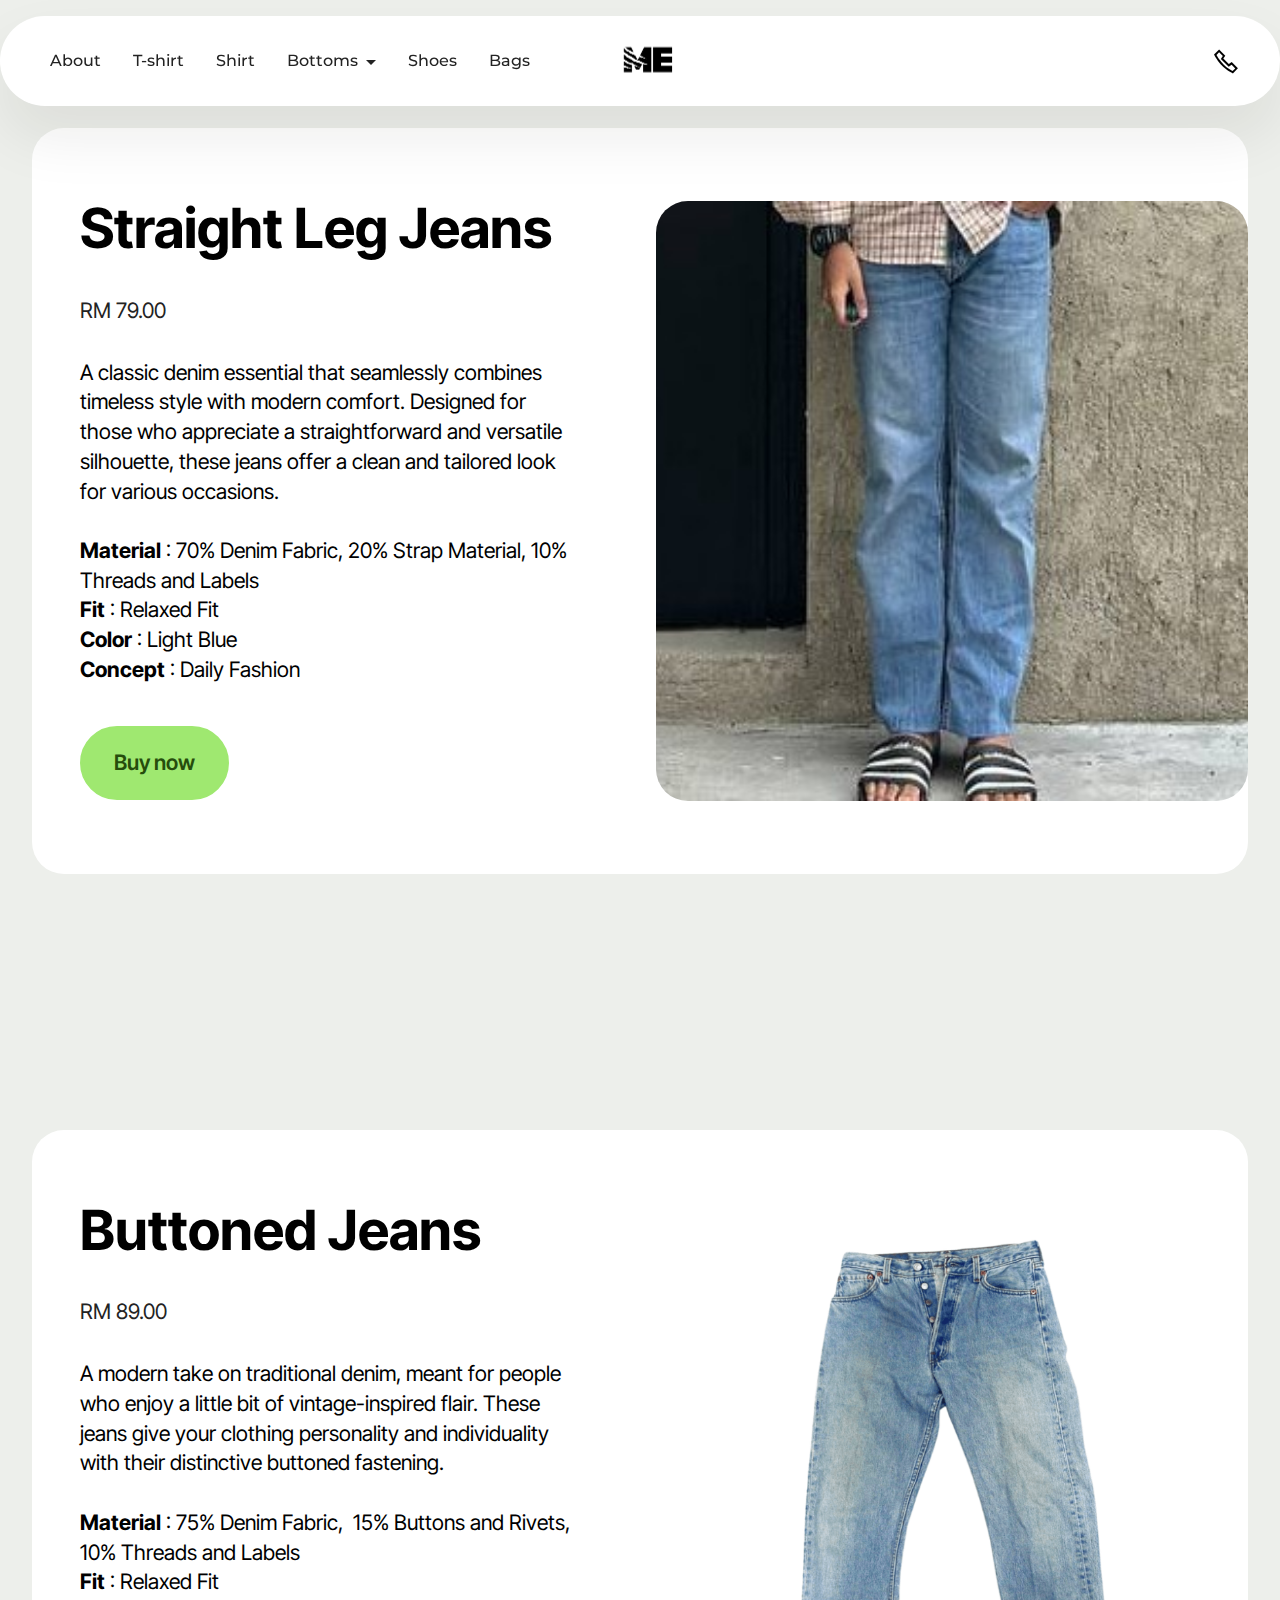
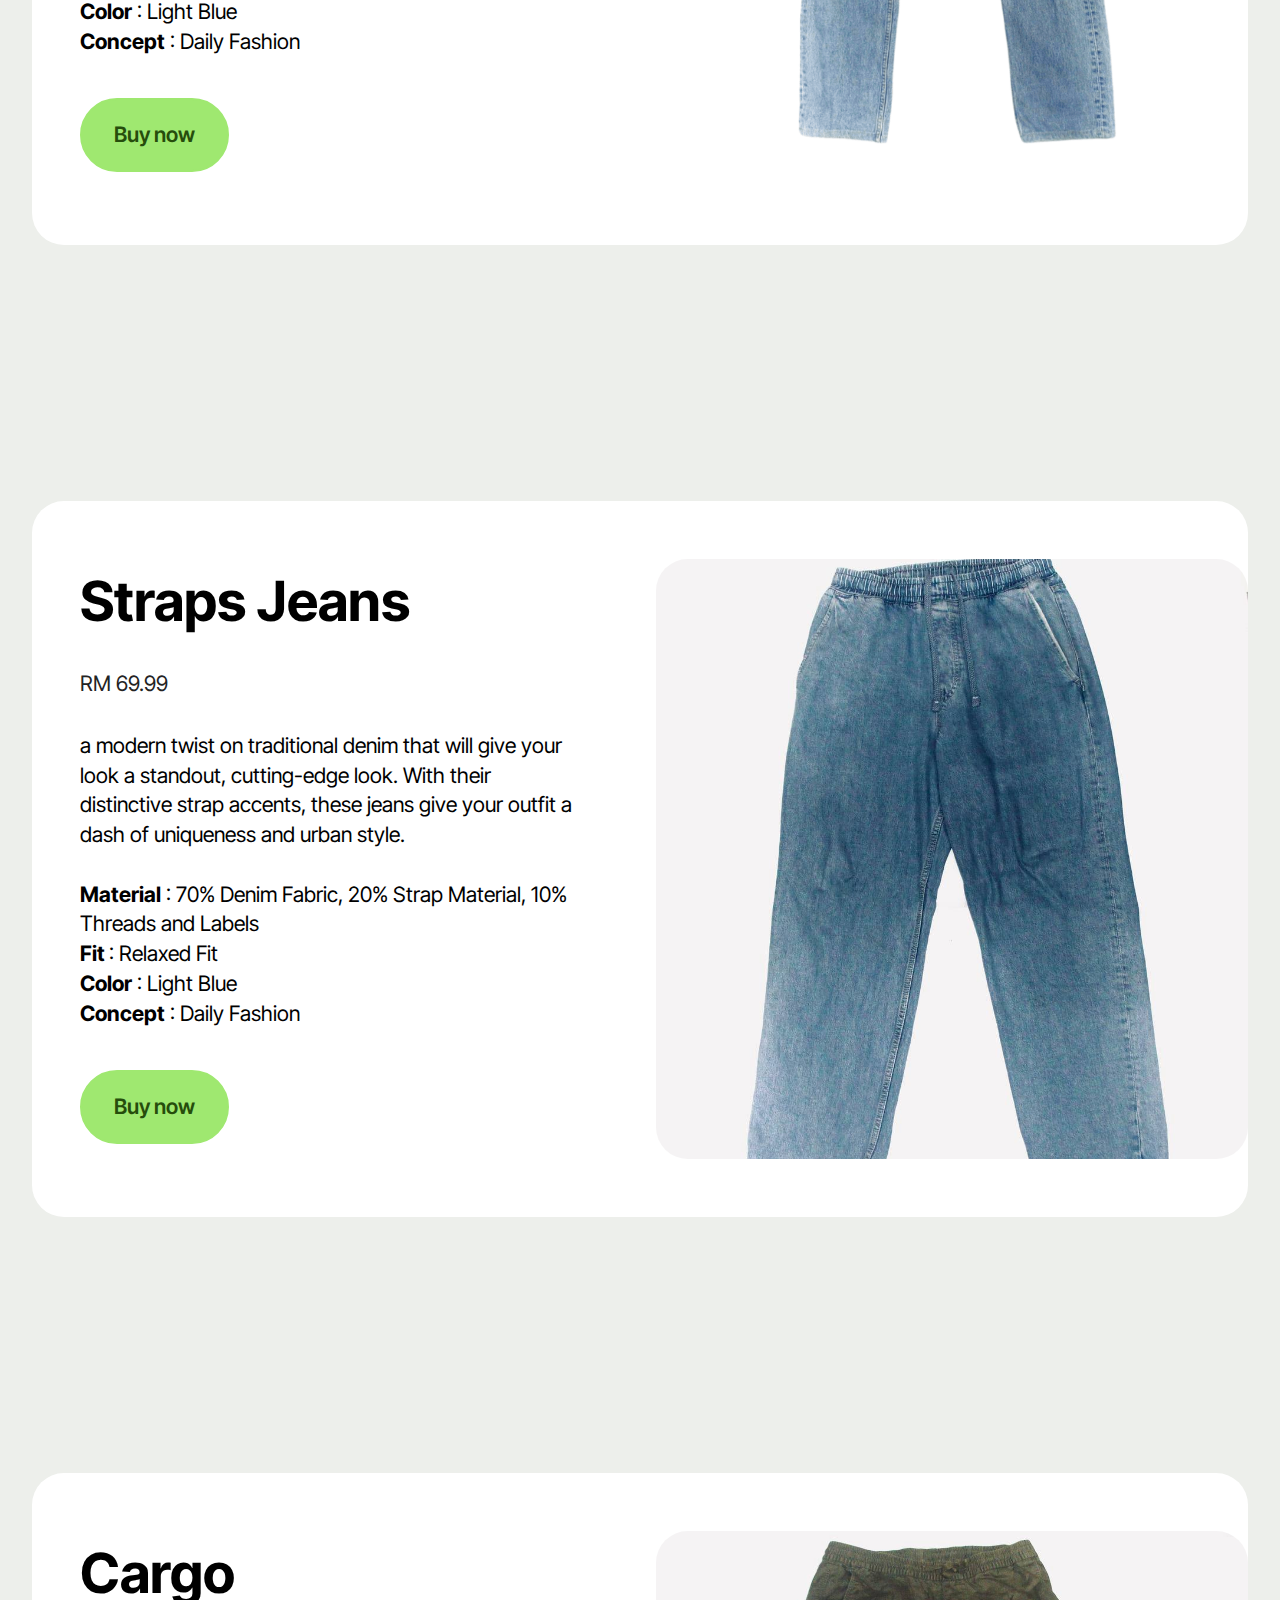
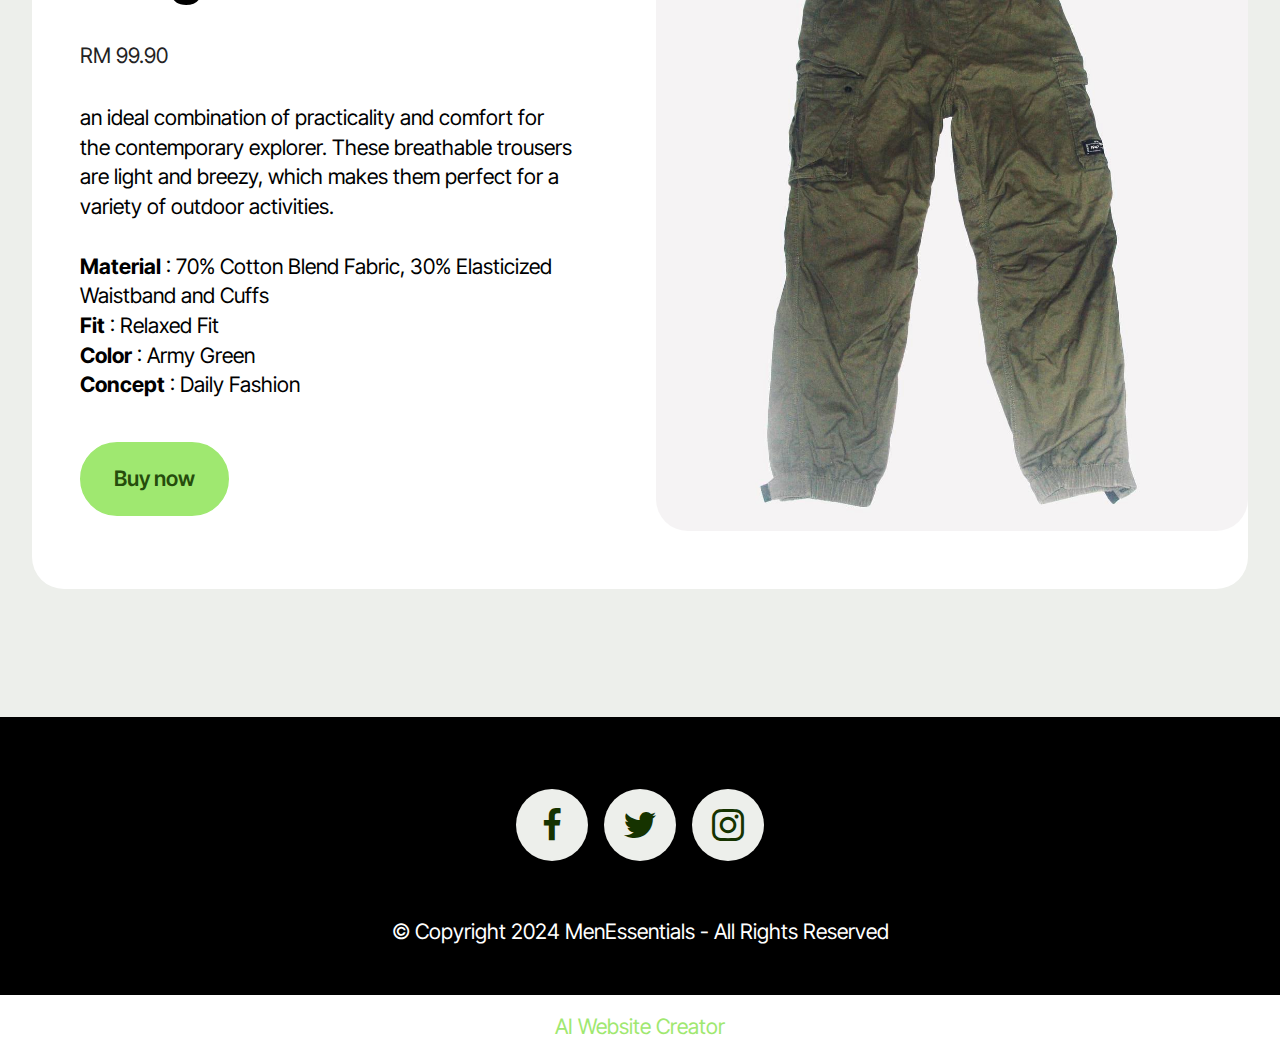
<file: jeans.html>
<!DOCTYPE html>
<html  >
<head>
  <!-- Site made with Mobirise Website Builder v5.9.11, https://mobirise.com -->
  <meta charset="UTF-8">
  <meta http-equiv="X-UA-Compatible" content="IE=edge">
  <meta name="generator" content="Mobirise v5.9.11, mobirise.com">
  <meta name="viewport" content="width=device-width, initial-scale=1, minimum-scale=1">
  <link rel="shortcut icon" href="assets/images/melogoooo-115x89.png" type="image/x-icon">
  <meta name="description" content="">
  
  
  <title>jeans</title>
  <link rel="stylesheet" href="assets/web/assets/mobirise-icons2/mobirise2.css">
  <link rel="stylesheet" href="assets/bootstrap/css/bootstrap.min.css">
  <link rel="stylesheet" href="assets/bootstrap/css/bootstrap-grid.min.css">
  <link rel="stylesheet" href="assets/bootstrap/css/bootstrap-reboot.min.css">
  <link rel="stylesheet" href="assets/dropdown/css/style.css">
  <link rel="stylesheet" href="assets/socicon/css/styles.css">
  <link rel="stylesheet" href="assets/theme/css/style.css">
  <link rel="preload" href="https://fonts.googleapis.com/css?family=Inter+Tight:100,200,300,400,500,600,700,800,900,100i,200i,300i,400i,500i,600i,700i,800i,900i&display=swap" as="style" onload="this.onload=null;this.rel='stylesheet'">
  <noscript><link rel="stylesheet" href="https://fonts.googleapis.com/css?family=Inter+Tight:100,200,300,400,500,600,700,800,900,100i,200i,300i,400i,500i,600i,700i,800i,900i&display=swap"></noscript>
  <link rel="preload" href="https://fonts.googleapis.com/css?family=Montserrat:100,200,300,400,500,600,700,800,900,100i,200i,300i,400i,500i,600i,700i,800i,900i&display=swap" as="style" onload="this.onload=null;this.rel='stylesheet'">
  <noscript><link rel="stylesheet" href="https://fonts.googleapis.com/css?family=Montserrat:100,200,300,400,500,600,700,800,900,100i,200i,300i,400i,500i,600i,700i,800i,900i&display=swap"></noscript>
  <link rel="preload" as="style" href="assets/mobirise/css/mbr-additional.css"><link rel="stylesheet" href="assets/mobirise/css/mbr-additional.css" type="text/css">

  
  
  
</head>
<body>
  
  <section data-bs-version="5.1" class="menu menu3 cid-u0o6Jhg5jO" once="menu" id="menu03-b">
	

	<nav class="navbar navbar-dropdown navbar-fixed-top navbar-expand-lg">
		<div class="container">
			<div class="navbar-brand">
				<span class="navbar-logo">
					<a href="index.html">
						<img src="assets/images/melogoooo-115x89.png" alt="Mobirise Website Builder" style="height: 2.8rem;">
					</a>
				</span>
				
			</div>
			<button class="navbar-toggler" type="button" data-toggle="collapse" data-bs-toggle="collapse" data-target="#navbarSupportedContent" data-bs-target="#navbarSupportedContent" aria-controls="navbarNavAltMarkup" aria-expanded="false" aria-label="Toggle navigation">
				<div class="hamburger">
					<span></span>
					<span></span>
					<span></span>
					<span></span>
				</div>
			</button>
			<div class="collapse navbar-collapse" id="navbarSupportedContent">
				<ul class="navbar-nav nav-dropdown nav-right" data-app-modern-menu="true"><li class="nav-item">
						<a class="nav-link link text-black text-primary display-4" href="about.html">About</a>
					</li>
					<li class="nav-item">
						<a class="nav-link link text-black text-primary display-4" href="tshirt.html" aria-expanded="false">T-shirt</a>
					</li>
					<li class="nav-item"><a class="nav-link link text-black text-primary display-4" href="shirt.html">Shirt</a></li><li class="nav-item dropdown">
						<a class="nav-link link text-black dropdown-toggle display-4" href="https://mobiri.se" data-toggle="dropdown-submenu" data-bs-toggle="dropdown" data-bs-auto-close="outside" aria-expanded="false">Bottoms</a><div class="dropdown-menu" aria-labelledby="dropdown-321"><a class="text-black dropdown-item text-primary display-4" href="jeans.html">Jeans</a><a class="text-black show dropdown-item text-primary display-4" href="slack.html">Slacks</a></div>
					</li><li class="nav-item"><a class="nav-link link text-black text-primary display-4" href="shoes.html">Shoes</a></li><li class="nav-item"><a class="nav-link link text-black text-primary display-4" href="bags.html">Bags</a></li></ul>
				<div class="icons-menu">
					<a class="iconfont-wrapper" href="contact.html">
						<span class="p-2 mbr-iconfont mobi-mbri-phone mobi-mbri"></span>
					</a>
					
					
					
				</div>
				
			</div>
		</div>
	</nav>
</section>

<section data-bs-version="5.1" class="features025 cid-u0VFlLNmnO" id="features025-m">
  

  
  

  <div class="container">
    <div class="row justify-content-center align-items-center">
      <div class="col-12">
        <div class="card-wrapper">
          <div class="row">
            <div class="col-12 col-md-12 col-lg-6 image-wrapper">
              <img class="w-100" src="assets/images/bad-1-960x1280.jpeg" alt="Mobirise Website Builder">
            </div>
            <div class="col-12 col-lg col-md-12">
              <div class="text-wrapper align-left">
                <h5 class="mbr-section-title mbr-fonts-style mb-4 display-2"><strong>Straight Leg Jeans</strong></h5>
                <p class="price mbr-fonts-style mb-4 display-7">RM 79.00</p>
                <p class="mbr-text mbr-fonts-style mb-4 display-7">A classic denim essential that seamlessly combines timeless style with modern comfort. Designed for those who appreciate a straightforward and versatile silhouette, these jeans offer a clean and tailored look for various occasions.<br><br><strong>Material</strong> : 70% Denim Fabric, 20% Strap Material, 10% Threads and Labels
<br><strong>Fit</strong> : Relaxed Fit
<br><strong>Color</strong> : Light Blue
<br><strong>Concept</strong> : Daily Fashion<br>
                </p>
                <div class="mbr-section-btn mt-3"><a class="btn btn-lg btn-primary display-7" href="contact.html" target="_blank">Buy now</a></div>
              </div>
            </div>
          </div>
        </div>
      </div>
    </div>
  </div>
</section>

<section data-bs-version="5.1" class="features025 cid-u0VFljNKGF" id="features025-k">
  

  
  

  <div class="container">
    <div class="row justify-content-center align-items-center">
      <div class="col-12">
        <div class="card-wrapper">
          <div class="row">
            <div class="col-12 col-md-12 col-lg-6 image-wrapper">
              <img class="w-100" src="assets/images/buttonjeansammar-1256x873.png" alt="Mobirise Website Builder">
            </div>
            <div class="col-12 col-lg col-md-12">
              <div class="text-wrapper align-left">
                <h5 class="mbr-section-title mbr-fonts-style mb-4 display-2"><strong>Buttoned Jeans</strong></h5>
                <p class="price mbr-fonts-style mb-4 display-7">
                  RM 89.00<br>
                </p>
                <p class="mbr-text mbr-fonts-style mb-4 display-7">A modern take on traditional denim, meant for people who enjoy a little bit of vintage-inspired flair. These jeans give your clothing personality and individuality with their distinctive buttoned fastening.<br><br><strong>Material</strong> : 75% Denim Fabric,&nbsp; 15% Buttons and Rivets, 10% Threads and Labels&nbsp;<br><strong>Fit</strong> : Relaxed Fit
<br><strong>Color</strong> : Light Blue<br><strong>Concept</strong> : Daily Fashion<br>
                </p>
                <div class="mbr-section-btn mt-3"><a class="btn btn-lg btn-primary display-7" href="contact.html" target="_blank">Buy now</a></div>
              </div>
            </div>
          </div>
        </div>
      </div>
    </div>
  </div>
</section>

<section data-bs-version="5.1" class="features025 cid-u0VFloXJdJ" id="features025-l">
  

  
  

  <div class="container">
    <div class="row justify-content-center align-items-center">
      <div class="col-12">
        <div class="card-wrapper">
          <div class="row">
            <div class="col-12 col-md-12 col-lg-6 image-wrapper">
              <img class="w-100" src="assets/images/wanjeans-1004x1280.jpg" alt="Mobirise Website Builder">
            </div>
            <div class="col-12 col-lg col-md-12">
              <div class="text-wrapper align-left">
                <h5 class="mbr-section-title mbr-fonts-style mb-4 display-2">
                  <strong>Straps Jeans</strong></h5>
                <p class="price mbr-fonts-style mb-4 display-7">
                  RM 69.99<br>
                </p>
                <p class="mbr-text mbr-fonts-style mb-4 display-7">
                  a modern twist on traditional denim that will give your look a standout, cutting-edge look. With their distinctive strap accents, these jeans give your outfit a dash of uniqueness and urban style.<br><br><strong>Material</strong> : 70% Denim Fabric,  20% Strap Material, 10% Threads and Labels  
<br><strong>Fit </strong>: Relaxed Fit
<br><strong>Color</strong> : Light Blue
<br><strong>Concept</strong> : Daily Fashion<br>
                </p>
                <div class="mbr-section-btn mt-3"><a class="btn btn-lg btn-primary display-7" href="contact.html" target="_blank">Buy now</a></div>
              </div>
            </div>
          </div>
        </div>
      </div>
    </div>
  </div>
</section>

<section data-bs-version="5.1" class="features025 cid-u0VFm69PJ9" id="features025-n">
  

  
  

  <div class="container">
    <div class="row justify-content-center align-items-center">
      <div class="col-12">
        <div class="card-wrapper">
          <div class="row">
            <div class="col-12 col-md-12 col-lg-6 image-wrapper">
              <img class="w-100" src="assets/images/cargowan-1145x1280.jpg" alt="Mobirise Website Builder">
            </div>
            <div class="col-12 col-lg col-md-12">
              <div class="text-wrapper align-left">
                <h5 class="mbr-section-title mbr-fonts-style mb-4 display-2"><strong>Cargo</strong></h5>
                <p class="price mbr-fonts-style mb-4 display-7">
                  RM 99.90<br>
                </p>
                <p class="mbr-text mbr-fonts-style mb-4 display-7">
                  an ideal combination of practicality and comfort for the contemporary explorer. These breathable trousers are light and breezy, which makes them perfect for a variety of outdoor activities.<br><br><strong>Material</strong> : 70% Cotton Blend Fabric, 30% Elasticized Waistband and Cuffs&nbsp;<br><strong>Fit</strong> : Relaxed Fit
<br><strong>Color</strong> : Army Green<br><strong>Concept</strong> : Daily Fashion<br>
                </p>
                <div class="mbr-section-btn mt-3"><a class="btn btn-lg btn-primary display-7" href="contact.html" target="_blank">Buy now</a></div>
              </div>
            </div>
          </div>
        </div>
      </div>
    </div>
  </div>
</section>

<section data-bs-version="5.1" class="footer3 cid-u0Z6p1mG8l" once="footers" id="footer03-1o">

        

    

    <div class="container">
        <div class="row">
            

            <div class="col-12 mt-4">
                <div class="social-row">
                    <div class="soc-item">
                        <a href="https://web.facebook.com/profile.php?id=61555668265165" target="_blank">
                            <span class="mbr-iconfont display-7 socicon-facebook socicon"></span>
                        </a>
                    </div>
                    <div class="soc-item">
                        <a href="https://twitter.com/ammarhdi" target="_blank">
                            <span class="mbr-iconfont socicon-twitter socicon"></span>
                        </a>
                    </div>
                    <div class="soc-item">
                        <a href="https://www.instagram.com/menessentialsofficial/?hl=en" target="_blank">
                            <span class="mbr-iconfont socicon-instagram socicon"></span>
                        </a>
                    </div>
                    
                    
                </div>
            </div>
            <div class="col-12 mt-5">
                <p class="mbr-fonts-style copyright display-7">
                    © Copyright 2024 MenEssentials - All Rights Reserved
                </p>
            </div>
        </div>
    </div>
</section><section class="display-7" style="padding: 0;align-items: center;justify-content: center;flex-wrap: wrap;    align-content: center;display: flex;position: relative;height: 4rem;"><a href="https://mobiri.se/3127865" style="flex: 1 1;height: 4rem;position: absolute;width: 100%;z-index: 1;"><img alt="" style="height: 4rem;" src="[data-uri]"></a><p style="margin: 0;text-align: center;" class="display-7">&#8204;</p><a style="z-index:1" href="https://mobirise.com/builder/ai-website-builder.html">AI Website Creator</a></section><script src="assets/bootstrap/js/bootstrap.bundle.min.js"></script>  <script src="assets/smoothscroll/smooth-scroll.js"></script>  <script src="assets/ytplayer/index.js"></script>  <script src="assets/dropdown/js/navbar-dropdown.js"></script>  <script src="assets/theme/js/script.js"></script>  
  
  
</body>
</html>
</file>
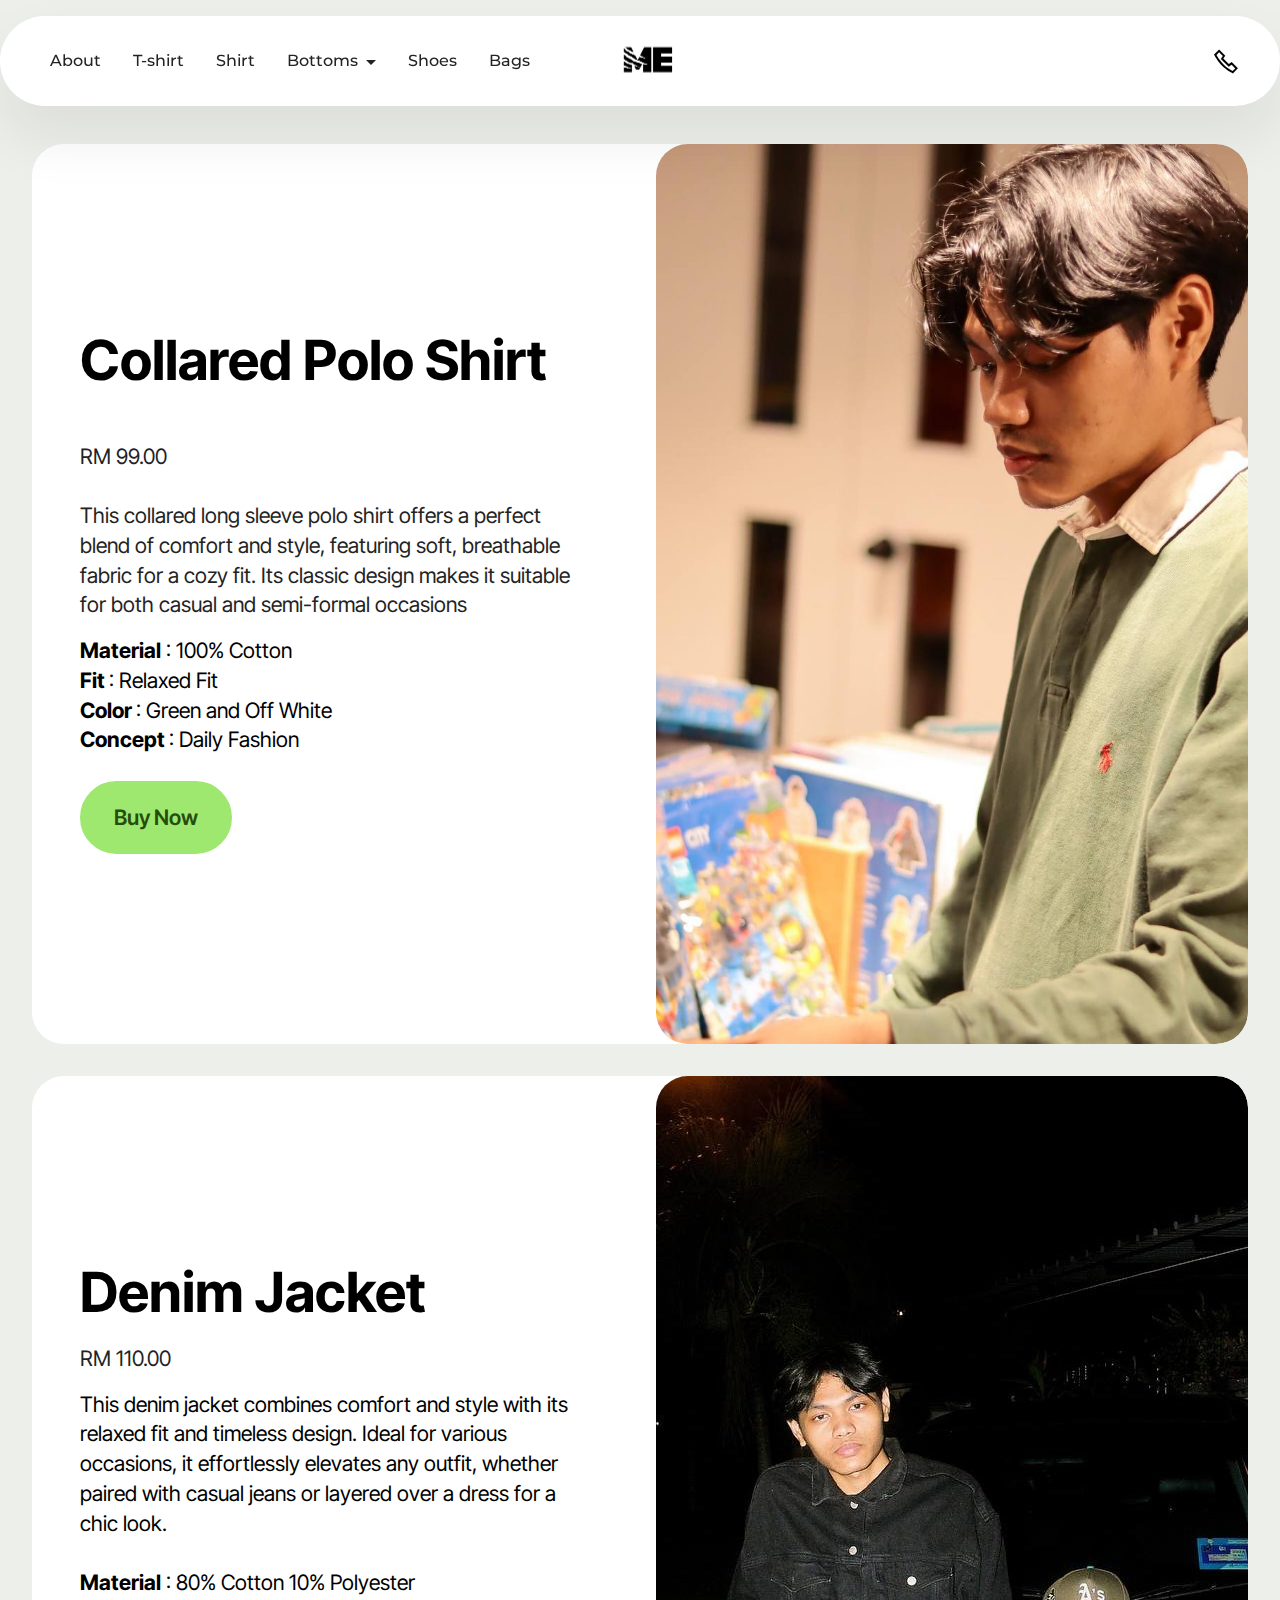
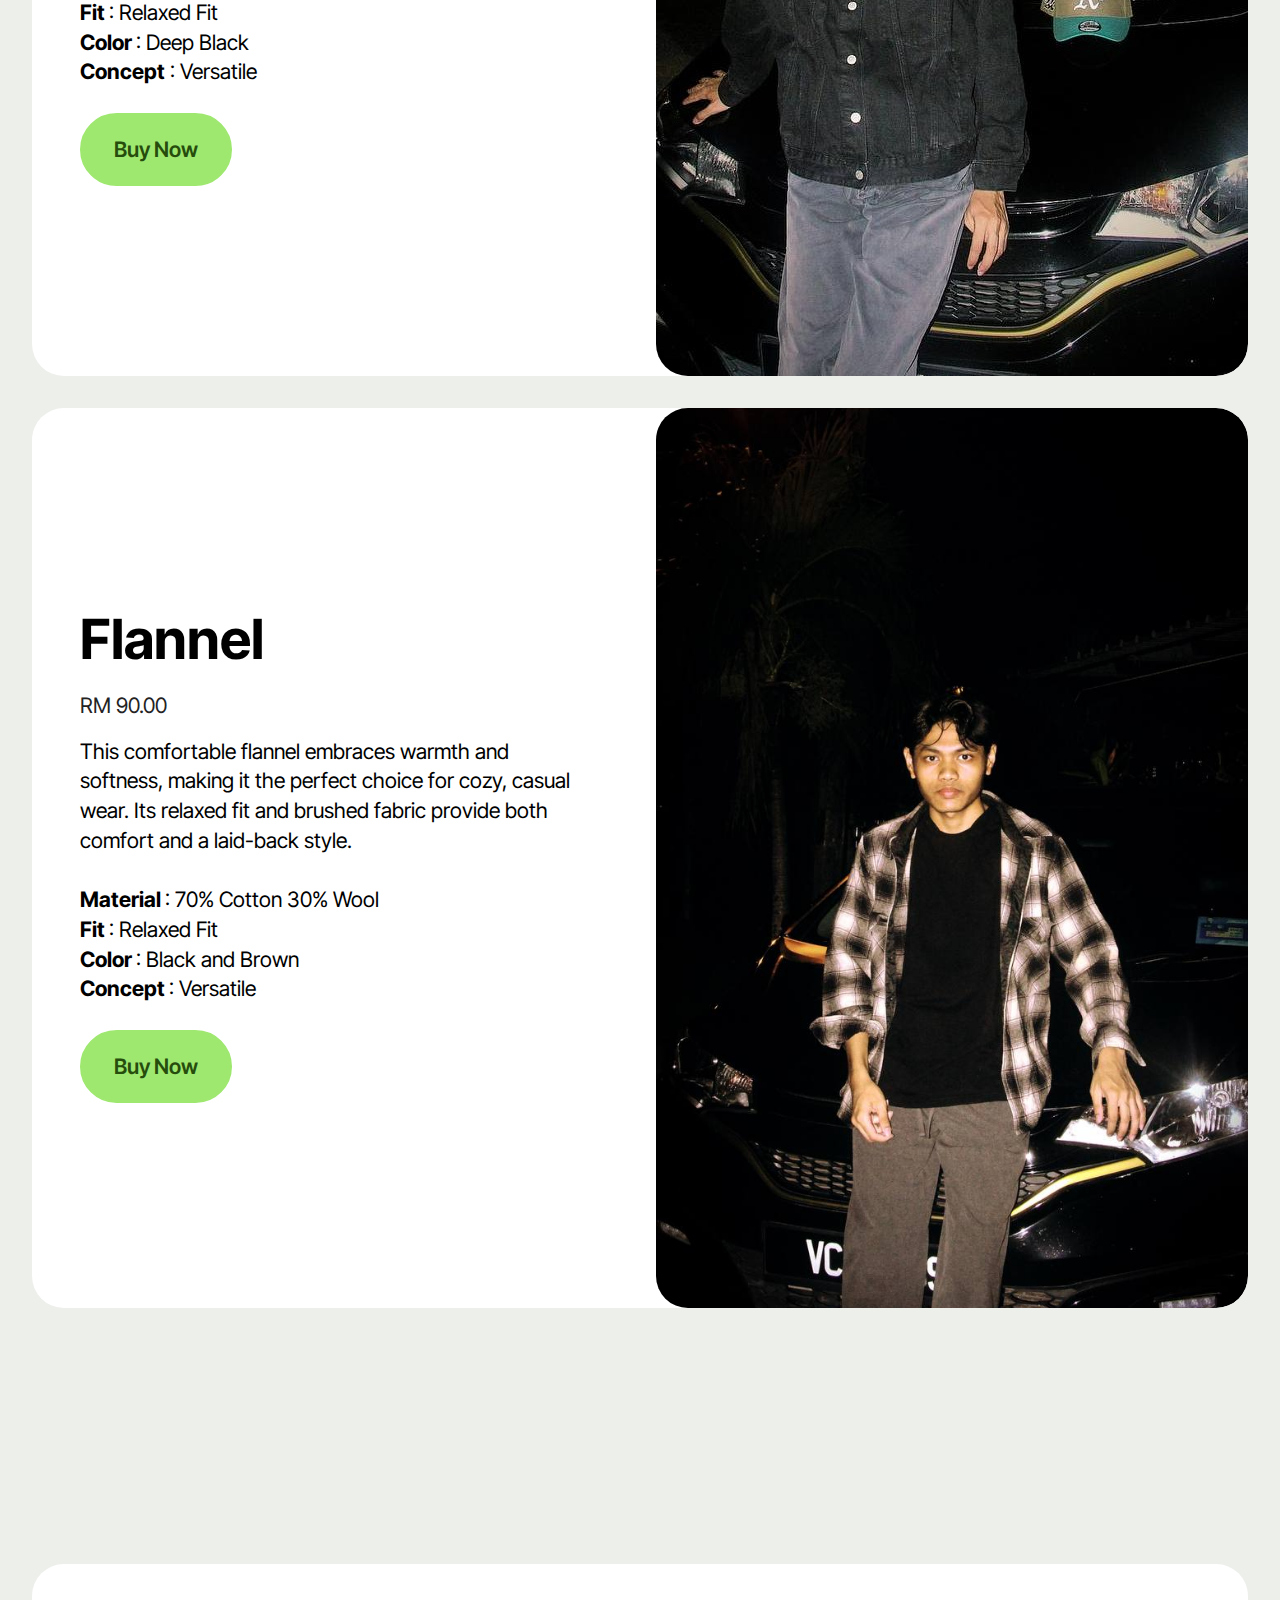
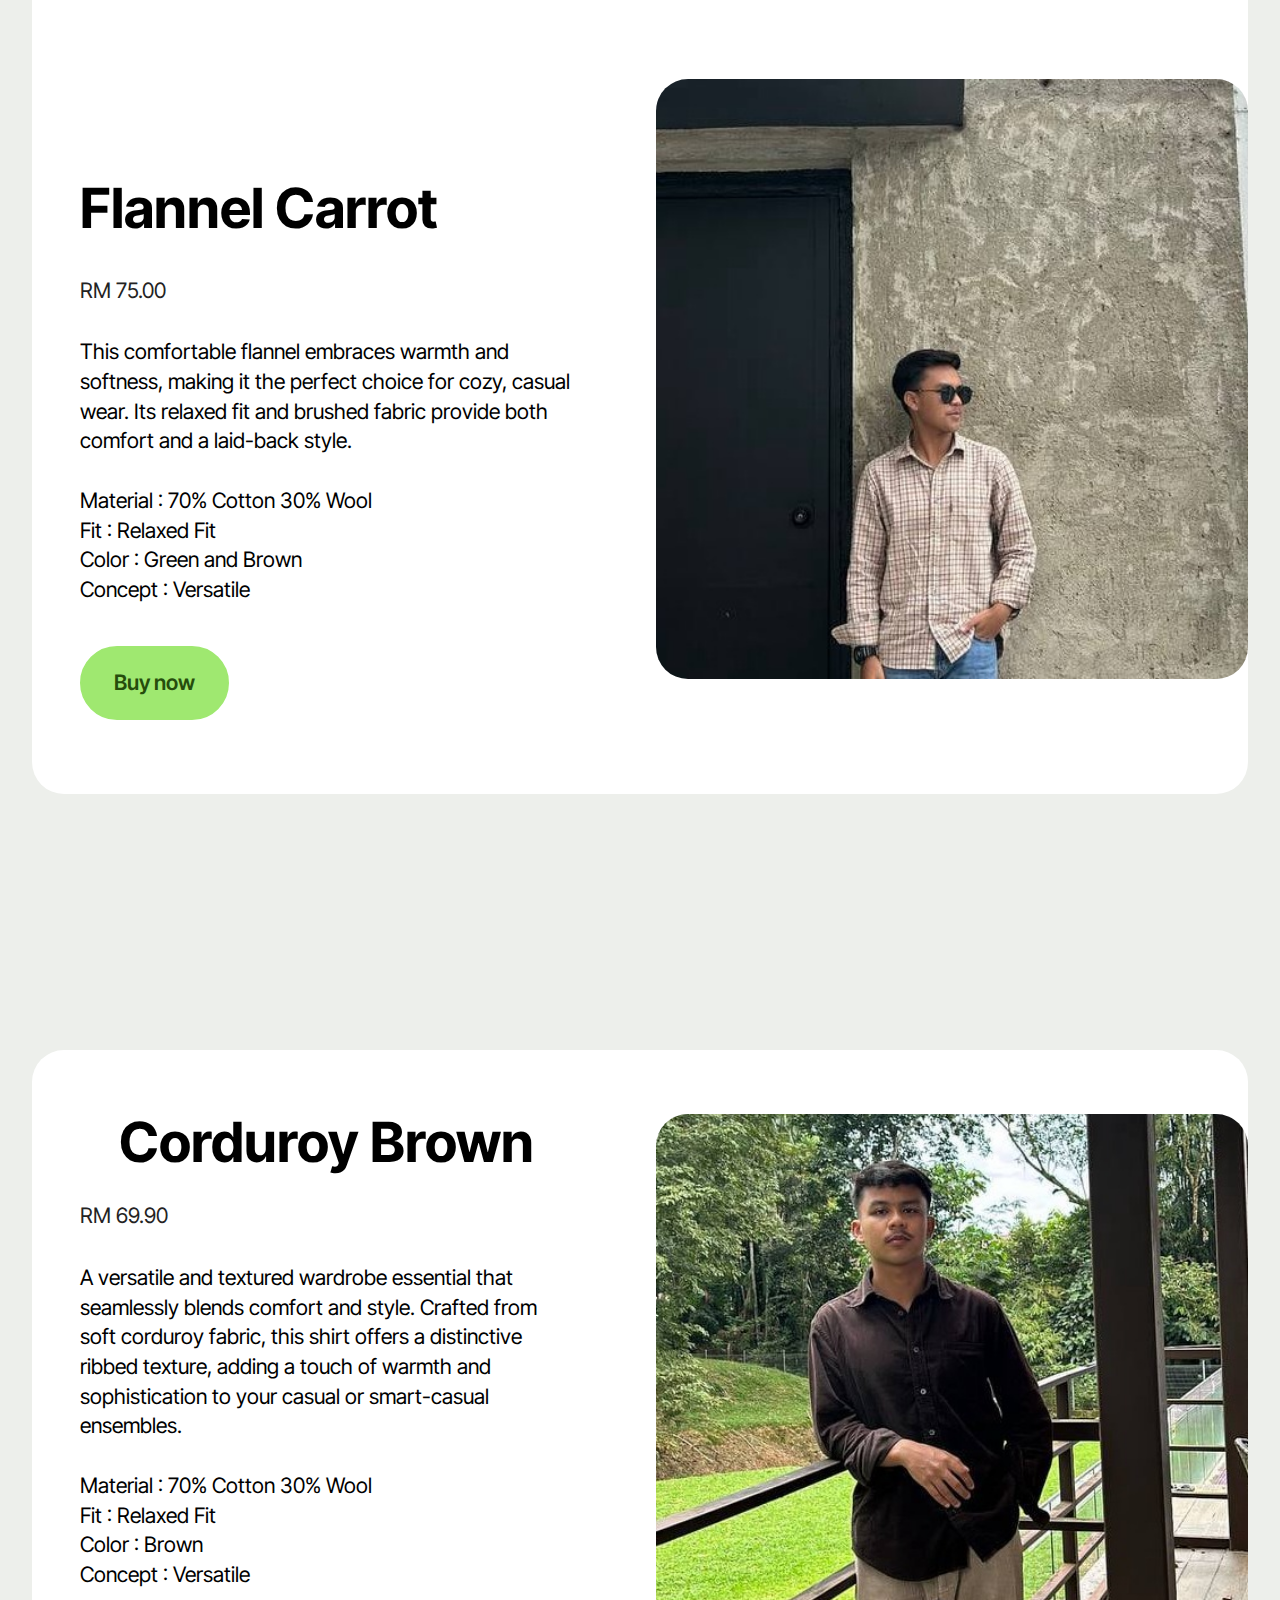
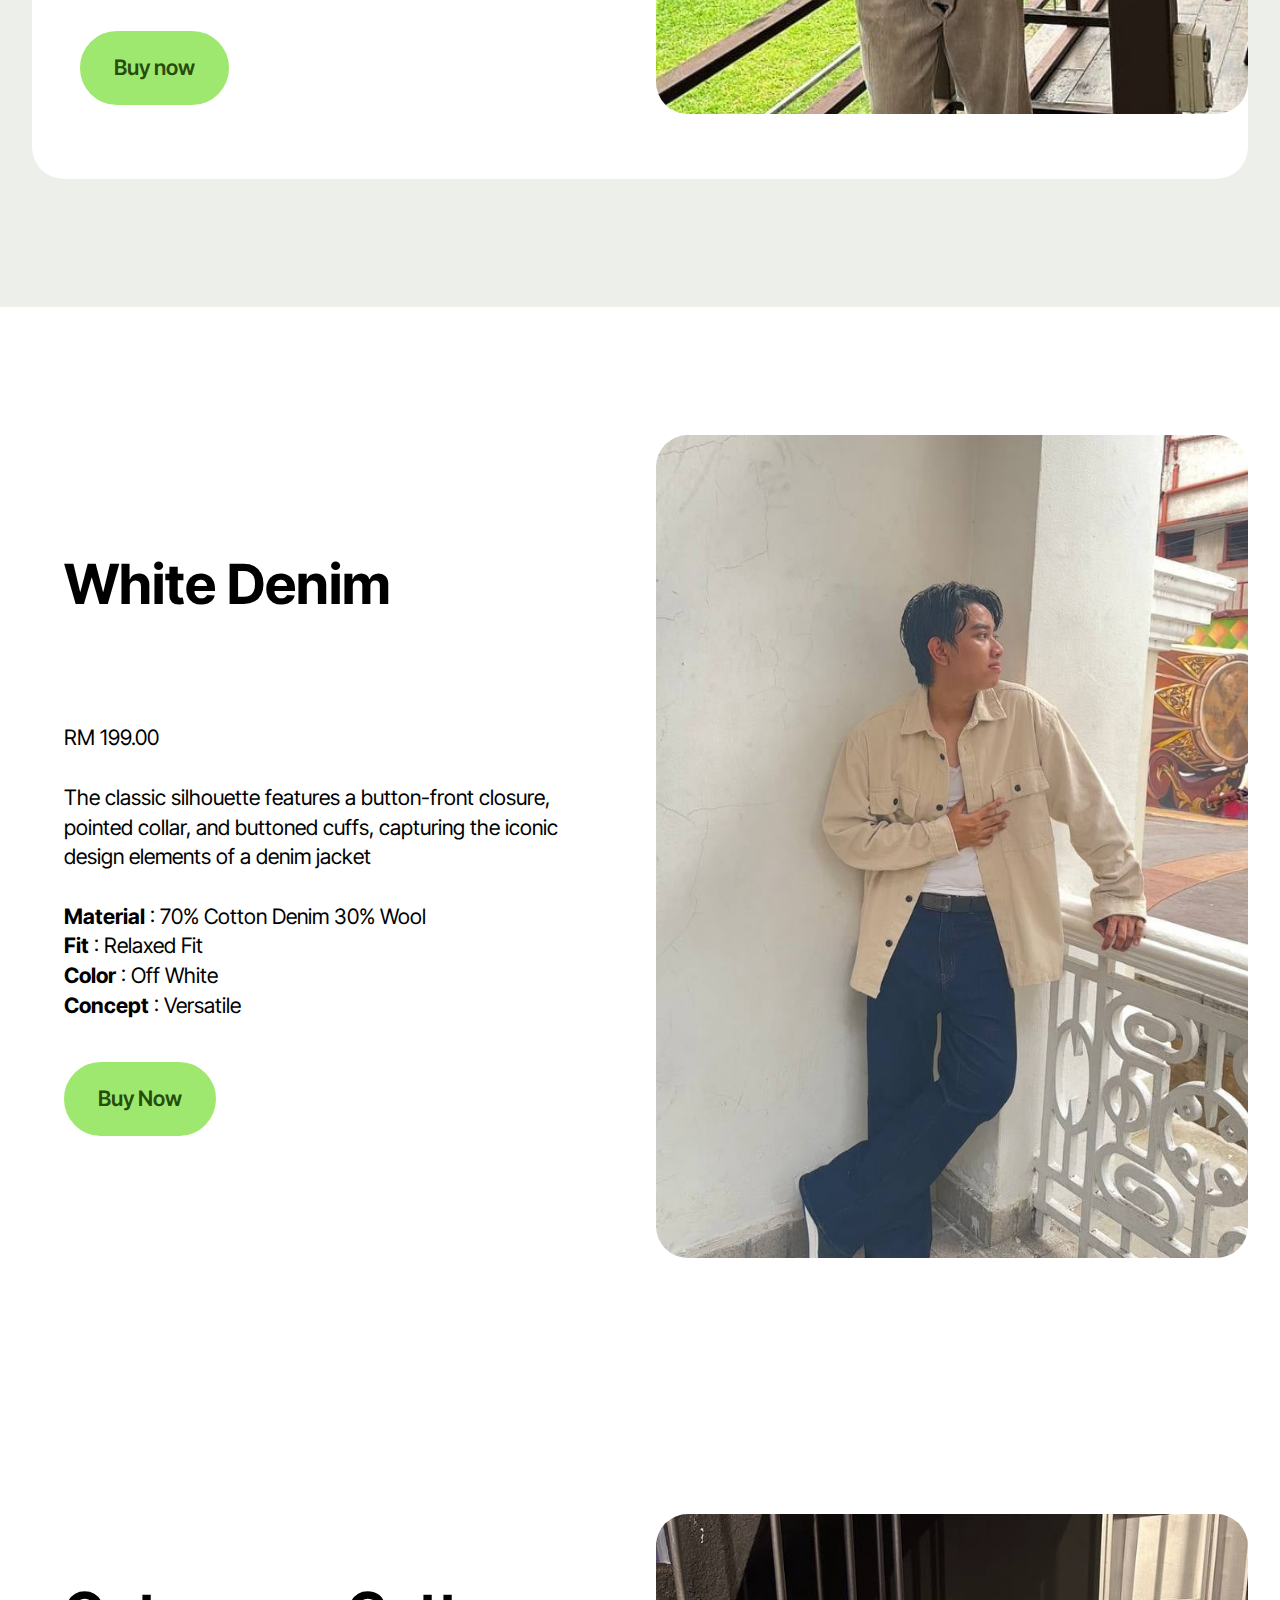
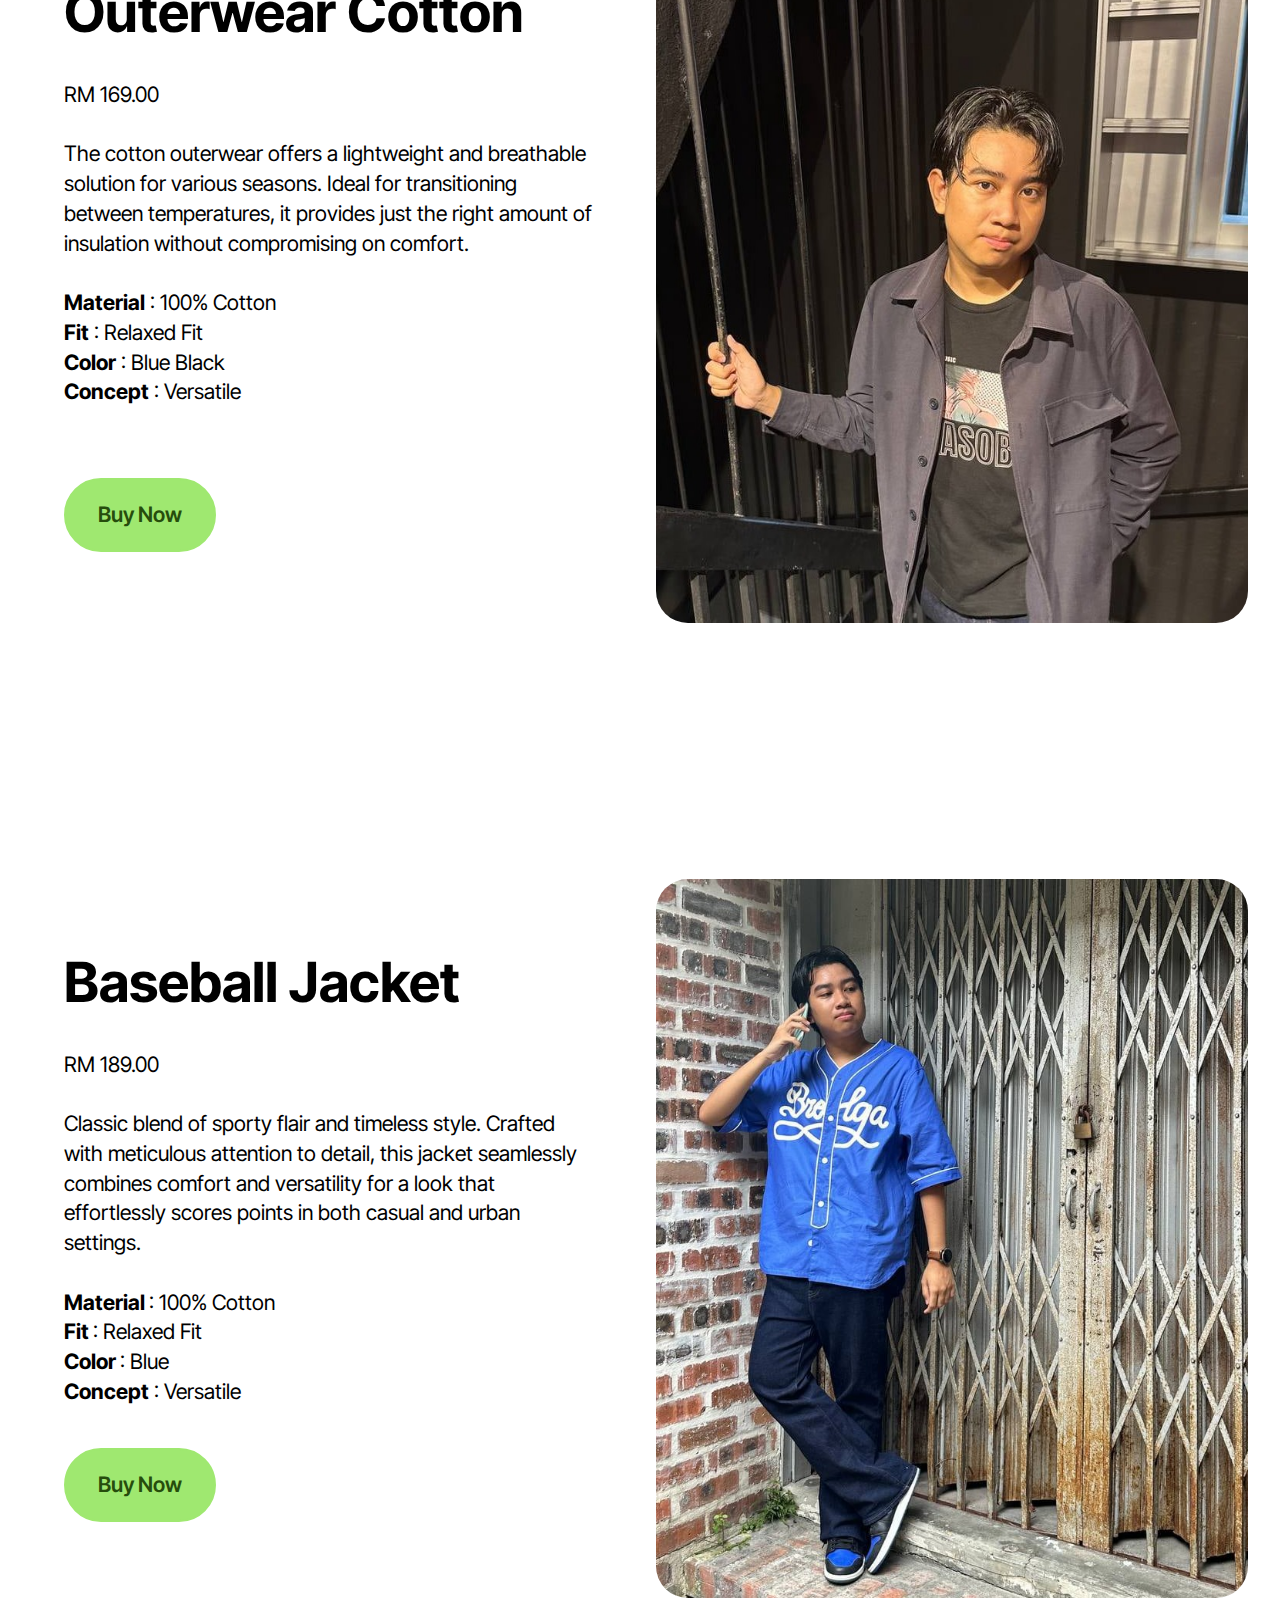
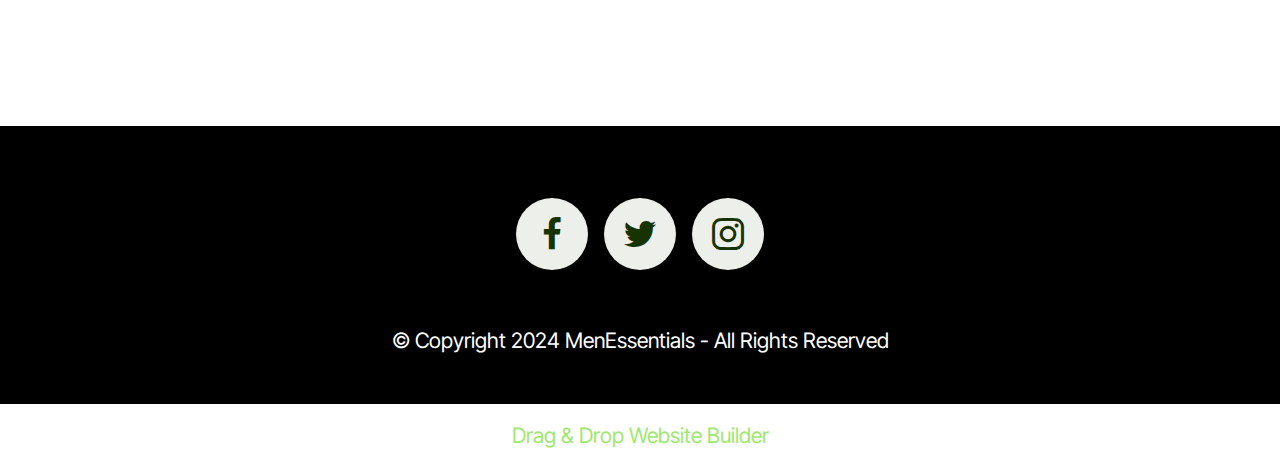
<file: shirt.html>
<!DOCTYPE html>
<html  >
<head>
  <!-- Site made with Mobirise Website Builder v5.9.11, https://mobirise.com -->
  <meta charset="UTF-8">
  <meta http-equiv="X-UA-Compatible" content="IE=edge">
  <meta name="generator" content="Mobirise v5.9.11, mobirise.com">
  <meta name="viewport" content="width=device-width, initial-scale=1, minimum-scale=1">
  <link rel="shortcut icon" href="assets/images/melogoooo-115x89.png" type="image/x-icon">
  <meta name="description" content="">
  
  
  <title>shirt</title>
  <link rel="stylesheet" href="assets/web/assets/mobirise-icons2/mobirise2.css">
  <link rel="stylesheet" href="assets/bootstrap/css/bootstrap.min.css">
  <link rel="stylesheet" href="assets/bootstrap/css/bootstrap-grid.min.css">
  <link rel="stylesheet" href="assets/bootstrap/css/bootstrap-reboot.min.css">
  <link rel="stylesheet" href="assets/dropdown/css/style.css">
  <link rel="stylesheet" href="assets/socicon/css/styles.css">
  <link rel="stylesheet" href="assets/theme/css/style.css">
  <link rel="preload" href="https://fonts.googleapis.com/css?family=Inter+Tight:100,200,300,400,500,600,700,800,900,100i,200i,300i,400i,500i,600i,700i,800i,900i&display=swap" as="style" onload="this.onload=null;this.rel='stylesheet'">
  <noscript><link rel="stylesheet" href="https://fonts.googleapis.com/css?family=Inter+Tight:100,200,300,400,500,600,700,800,900,100i,200i,300i,400i,500i,600i,700i,800i,900i&display=swap"></noscript>
  <link rel="preload" href="https://fonts.googleapis.com/css?family=Montserrat:100,200,300,400,500,600,700,800,900,100i,200i,300i,400i,500i,600i,700i,800i,900i&display=swap" as="style" onload="this.onload=null;this.rel='stylesheet'">
  <noscript><link rel="stylesheet" href="https://fonts.googleapis.com/css?family=Montserrat:100,200,300,400,500,600,700,800,900,100i,200i,300i,400i,500i,600i,700i,800i,900i&display=swap"></noscript>
  <link rel="preload" as="style" href="assets/mobirise/css/mbr-additional.css"><link rel="stylesheet" href="assets/mobirise/css/mbr-additional.css" type="text/css">

  
  
  
</head>
<body>
  
  <section data-bs-version="5.1" class="menu menu3 cid-u0o6Jhg5jO" once="menu" id="menu03-7">
	

	<nav class="navbar navbar-dropdown navbar-fixed-top navbar-expand-lg">
		<div class="container">
			<div class="navbar-brand">
				<span class="navbar-logo">
					<a href="index.html">
						<img src="assets/images/melogoooo-115x89.png" alt="Mobirise Website Builder" style="height: 2.8rem;">
					</a>
				</span>
				
			</div>
			<button class="navbar-toggler" type="button" data-toggle="collapse" data-bs-toggle="collapse" data-target="#navbarSupportedContent" data-bs-target="#navbarSupportedContent" aria-controls="navbarNavAltMarkup" aria-expanded="false" aria-label="Toggle navigation">
				<div class="hamburger">
					<span></span>
					<span></span>
					<span></span>
					<span></span>
				</div>
			</button>
			<div class="collapse navbar-collapse" id="navbarSupportedContent">
				<ul class="navbar-nav nav-dropdown nav-right" data-app-modern-menu="true"><li class="nav-item">
						<a class="nav-link link text-black text-primary display-4" href="about.html">About</a>
					</li>
					<li class="nav-item">
						<a class="nav-link link text-black text-primary display-4" href="tshirt.html" aria-expanded="false">T-shirt</a>
					</li>
					<li class="nav-item"><a class="nav-link link text-black text-primary display-4" href="shirt.html">Shirt</a></li><li class="nav-item dropdown">
						<a class="nav-link link text-black dropdown-toggle display-4" href="https://mobiri.se" data-toggle="dropdown-submenu" data-bs-toggle="dropdown" data-bs-auto-close="outside" aria-expanded="false">Bottoms</a><div class="dropdown-menu" aria-labelledby="dropdown-321"><a class="text-black dropdown-item text-primary display-4" href="jeans.html">Jeans</a><a class="text-black show dropdown-item text-primary display-4" href="slack.html">Slacks</a></div>
					</li><li class="nav-item"><a class="nav-link link text-black text-primary display-4" href="shoes.html">Shoes</a></li><li class="nav-item"><a class="nav-link link text-black text-primary display-4" href="bags.html">Bags</a></li></ul>
				<div class="icons-menu">
					<a class="iconfont-wrapper" href="contact.html">
						<span class="p-2 mbr-iconfont mobi-mbri-phone mobi-mbri"></span>
					</a>
					
					
					
				</div>
				
			</div>
		</div>
	</nav>
</section>

<section data-bs-version="5.1" class="news06 cid-u0omHr3Nld" id="news06-9">
  

  
  

  <div class="container">
    <div class="row justify-content-center">
      <div class="col-12 mb-5 content-head">
        <h3 class="mbr-fonts-style align-center mb-0 mbr-section-maintitle display-2"></h3>
        
      </div>
    </div>
    <div class="row justify-content-center align-items-center item features-image">
      <div class="col-12 ">
        <div class="item-wrapper">
          <div class="row">
            <div class="col-12 col-md-12 col-lg-6 image-wrapper">
              <img class="w-100" src="assets/images/ammarwhitecollar.jpg" alt="Mobirise Website Builder" data-slide-to="0" data-bs-slide-to="0">
            </div>
            <div class="col-12 col-lg col-md-12">
              <div class="text-wrapper align-left">
                <h5 class="mbr-section-title mbr-fonts-style mb-3 display-2"><strong>Collared Polo Shirt</strong></h5>
                <p class="price mbr-fonts-style mb-3 display-7">
                  <br>RM 99.00<br><br>This collared long sleeve polo shirt offers a perfect blend of comfort and style, featuring soft, breathable fabric for a cozy fit. Its classic design makes it suitable for both casual and semi-formal occasions
                </p>
                <p class="mbr-text mbr-fonts-style mb-3 display-7"><strong>Material</strong> : 100% Cotton
<br><strong>Fit </strong>: Relaxed Fit<br><strong>Color&nbsp;</strong>: Green and Off White<br><strong>Concept </strong>: Daily Fashion</p>
                <div class="mbr-section-btn mt-3"><a class="btn btn-lg btn-primary display-7" href="contact.html" target="_blank">Buy Now</a></div>
              </div>
            </div>
          </div>
        </div>
      </div>
    </div>
    <div class="row justify-content-center align-items-center item features-image">
      <div class="col-12">
        <div class="item-wrapper">
          <div class="row">
            <div class="col-12 col-md-12 col-lg-6 image-wrapper">
              <img class="w-100" src="assets/images/msg-4019791567.jpeg" alt="Mobirise Website Builder" data-slide-to="1" data-bs-slide-to="1">
            </div>
            <div class="col-12 col-lg col-md-12">
              <div class="text-wrapper align-left">
                <h5 class="mbr-section-title mbr-fonts-style mb-3 display-2">
                  <strong>Denim Jacket</strong></h5>
                <p class="price mbr-fonts-style mb-3 display-7">RM 110.00</p>
                <p class="mbr-text mbr-fonts-style mb-3 display-7">
                  This denim jacket combines comfort and style with its relaxed fit and timeless design. Ideal for various occasions, it effortlessly elevates any outfit, whether paired with casual jeans or layered over a dress for a chic look.<br><br><strong>Material</strong> : 80% Cotton 10% Polyester<br><strong>Fit </strong>: Relaxed Fit
<br><strong>Color </strong>: Deep Black<br><strong>Concept</strong> : Versatile<br>
                </p>
                <div class="mbr-section-btn mt-3"><a class="btn btn-lg btn-primary display-7" href="contact.html" target="_blank">Buy Now</a></div>
              </div>
            </div>
          </div>
        </div>
      </div>
    </div><div class="row justify-content-center align-items-center item features-image">
      <div class="col-12">
        <div class="item-wrapper">
          <div class="row">
            <div class="col-12 col-md-12 col-lg-6 image-wrapper">
              <img class="w-100" src="assets/images/msg-4019791563.jpg" alt="Mobirise Website Builder" data-slide-to="2" data-bs-slide-to="2">
            </div>
            <div class="col-12 col-lg col-md-12">
              <div class="text-wrapper align-left">
                <h5 class="mbr-section-title mbr-fonts-style mb-3 display-2">
                  <strong>Flannel</strong></h5>
                <p class="price mbr-fonts-style mb-3 display-7">RM 90.00</p>
                <p class="mbr-text mbr-fonts-style mb-3 display-7">
                  This comfortable flannel embraces warmth and softness, making it the perfect choice for cozy, casual wear. Its relaxed fit and brushed fabric provide both comfort and a laid-back style.<br><br><strong>Material </strong>: 70% Cotton 30% Wool<br><strong>Fit </strong>: Relaxed Fit
<br><strong>Color </strong>: Black and Brown<br><strong>Concept </strong>: Versatile<br>
                </p>
                <div class="mbr-section-btn mt-3"><a class="btn btn-lg btn-primary display-7" href="contact.html" target="_blank">Buy Now</a></div>
              </div>
            </div>
          </div>
        </div>
      </div>
    </div>
  </div>
</section>

<section data-bs-version="5.1" class="features025 cid-u0TLrXUVbs" id="features025-i">
  

  
  

  <div class="container">
    <div class="row justify-content-center align-items-center">
      <div class="col-12">
        <div class="card-wrapper">
          <div class="row">
            <div class="col-12 col-md-12 col-lg-6 image-wrapper">
              <img class="w-100" src="assets/images/bad-960x1280.jpeg" alt="Mobirise Website Builder">
            </div>
            <div class="col-12 col-lg col-md-12">
              <div class="text-wrapper align-left">
                <h5 class="mbr-section-title mbr-fonts-style mb-4 display-2">
                  <strong><br></strong><br><strong>Flannel Carrot</strong></h5>
                <p class="price mbr-fonts-style mb-4 display-7">RM 75.00</p>
                <p class="mbr-text mbr-fonts-style mb-4 display-7">This comfortable flannel embraces warmth and softness, making it the perfect choice for cozy, casual wear. Its relaxed fit and brushed fabric provide both comfort and a laid-back style.<br>
<br>Material : 70% Cotton 30% Wool
<br>Fit : Relaxed Fit
<br>Color : Green and Brown
<br>Concept : Versatile&nbsp;<br>
                </p>
                <div class="mbr-section-btn mt-3"><a class="btn btn-lg btn-primary display-7" href="contact.html" target="_blank">Buy now</a></div>
              </div>
            </div>
          </div>
        </div>
      </div>
    </div>
  </div>
</section>

<section data-bs-version="5.1" class="features025 cid-u0TLsXVoj1" id="features025-j">
  

  
  

  <div class="container">
    <div class="row justify-content-center align-items-center">
      <div class="col-12">
        <div class="card-wrapper">
          <div class="row">
            <div class="col-12 col-md-12 col-lg-6 image-wrapper">
              <img class="w-100" src="assets/images/brown-720x1280.jpeg" alt="Mobirise Website Builder">
            </div>
            <div class="col-12 col-lg col-md-12">
              <div class="text-wrapper align-left">
                <h5 class="mbr-section-title mbr-fonts-style mb-4 display-2"><p>&nbsp; &nbsp;<strong>Corduroy Brown</strong><br></p></h5>
                <p class="price mbr-fonts-style mb-4 display-7">RM 69.90</p>
                <p class="mbr-text mbr-fonts-style mb-4 display-7">A versatile and textured wardrobe essential that seamlessly blends comfort and style. Crafted from soft corduroy fabric, this shirt offers a distinctive ribbed texture, adding a touch of warmth and sophistication to your casual or smart-casual ensembles.<br><br>Material : 70% Cotton 30% Wool
<br>Fit : Relaxed Fit
<br>Color : Brown
<br>Concept : Versatile&nbsp;<br>
                </p>
                <div class="mbr-section-btn mt-3"><a class="btn btn-lg btn-primary display-7" href="contact.html" target="_blank">Buy now</a></div>
              </div>
            </div>
          </div>
        </div>
      </div>
    </div>
  </div>
</section>

<section data-bs-version="5.1" class="start article4 cid-u0WsTMYBX9" id="article04-z">
	

	
	

	<div class="container">
		<div class="row justify-content-center">
			<div class="col-12 col-md-12 col-lg-6 image-wrapper">
				<img class="w-100" src="assets/images/wanjacket-920x1280.jpeg" alt="Mobirise Website Builder">
			</div>
			<div class="col-12 col-md-12 col-lg">
				<div class="text-wrapper align-left">
					<h1 class="mbr-section-title mbr-fonts-style mb-4 display-2"><strong>White Denim</strong><br><strong><br></strong></h1>
					<p class="mbr-text mbr-fonts-style mb-4 display-7">RM 199.00<br><br>The classic silhouette features a button-front closure, pointed collar, and buttoned cuffs, capturing the iconic design elements of a denim jacket<br><br><strong>Material</strong> : 70% Cotton Denim 30% Wool
<br><strong>Fit</strong> : Relaxed Fit
<br><strong>Color</strong> : Off White<br><strong>Concept</strong> : Versatile&nbsp;<br></p>
					<div class="mbr-section-btn mt-3"><a class="btn btn-lg btn-primary display-7" href="contact.html" target="_blank">Buy Now</a></div>
				</div>
			</div>
		</div>
	</div>
</section>

<section data-bs-version="5.1" class="start article4 cid-u0WsUlUDHy" id="article04-10">
	

	
	

	<div class="container">
		<div class="row justify-content-center">
			<div class="col-12 col-md-12 col-lg-6 image-wrapper">
				<img class="w-100" src="assets/images/tangga-960x1280.jpeg" alt="Mobirise Website Builder">
			</div>
			<div class="col-12 col-md-12 col-lg">
				<div class="text-wrapper align-left">
					<h1 class="mbr-section-title mbr-fonts-style mb-4 display-2"><strong>Outerwear Cotton</strong></h1>
					<p class="mbr-text mbr-fonts-style mb-4 display-7">RM 169.00<br><br>The cotton outerwear offers a lightweight and breathable solution for various seasons. Ideal for transitioning between temperatures, it provides just the right amount of insulation without compromising on comfort.<br><br><strong>Material</strong> : 100% Cotton<br><strong>Fit</strong> : Relaxed Fit
<br><strong>Color</strong> : Blue Black<br><strong>Concept</strong> : Versatile&nbsp;<br><br></p>
					<div class="mbr-section-btn mt-3"><a class="btn btn-lg btn-primary display-7" href="contact.html" target="_blank">Buy Now</a></div>
				</div>
			</div>
		</div>
	</div>
</section>

<section data-bs-version="5.1" class="start article4 cid-u0XZszdYvz" id="article04-14">
	

	
	

	<div class="container">
		<div class="row justify-content-center">
			<div class="col-12 col-md-12 col-lg-6 image-wrapper">
				<img class="w-100" src="assets/images/msg-4019791563-4994-960x1280.jpeg" alt="Mobirise Website Builder">
			</div>
			<div class="col-12 col-md-12 col-lg">
				<div class="text-wrapper align-left">
					<h1 class="mbr-section-title mbr-fonts-style mb-4 display-2">
						<strong>Baseball Jacket</strong></h1>
					<p class="mbr-text mbr-fonts-style mb-4 display-7">RM 189.00<br><br>Classic blend of sporty flair and timeless style. Crafted with meticulous attention to detail, this jacket seamlessly combines comfort and versatility for a look that effortlessly scores points in both casual and urban settings.<br><br><strong>Material </strong>: 100% Cotton
<br><strong>Fit </strong>: Relaxed Fit
<br><strong>Color </strong>: Blue<br><strong>Concept</strong> : Versatile&nbsp;<br>
					</p>
					<div class="mbr-section-btn mt-3"><a class="btn btn-lg btn-primary display-7" href="contact.html" target="_blank">Buy Now</a></div>
				</div>
			</div>
		</div>
	</div>
</section>

<section data-bs-version="5.1" class="footer3 cid-u0Z6p1mG8l" once="footers" id="footer03-1o">

        

    

    <div class="container">
        <div class="row">
            

            <div class="col-12 mt-4">
                <div class="social-row">
                    <div class="soc-item">
                        <a href="https://web.facebook.com/profile.php?id=61555668265165" target="_blank">
                            <span class="mbr-iconfont display-7 socicon-facebook socicon"></span>
                        </a>
                    </div>
                    <div class="soc-item">
                        <a href="https://twitter.com/ammarhdi" target="_blank">
                            <span class="mbr-iconfont socicon-twitter socicon"></span>
                        </a>
                    </div>
                    <div class="soc-item">
                        <a href="https://www.instagram.com/menessentialsofficial/?hl=en" target="_blank">
                            <span class="mbr-iconfont socicon-instagram socicon"></span>
                        </a>
                    </div>
                    
                    
                </div>
            </div>
            <div class="col-12 mt-5">
                <p class="mbr-fonts-style copyright display-7">
                    © Copyright 2024 MenEssentials - All Rights Reserved
                </p>
            </div>
        </div>
    </div>
</section><section class="display-7" style="padding: 0;align-items: center;justify-content: center;flex-wrap: wrap;    align-content: center;display: flex;position: relative;height: 4rem;"><a href="https://mobiri.se/3127865" style="flex: 1 1;height: 4rem;position: absolute;width: 100%;z-index: 1;"><img alt="" style="height: 4rem;" src="[data-uri]"></a><p style="margin: 0;text-align: center;" class="display-7">&#8204;</p><a style="z-index:1" href="https://mobirise.com/drag-drop-website-builder.html">Drag & Drop Website Builder</a></section><script src="assets/bootstrap/js/bootstrap.bundle.min.js"></script>  <script src="assets/smoothscroll/smooth-scroll.js"></script>  <script src="assets/ytplayer/index.js"></script>  <script src="assets/dropdown/js/navbar-dropdown.js"></script>  <script src="assets/theme/js/script.js"></script>  
  
  
</body>
</html>
</file>
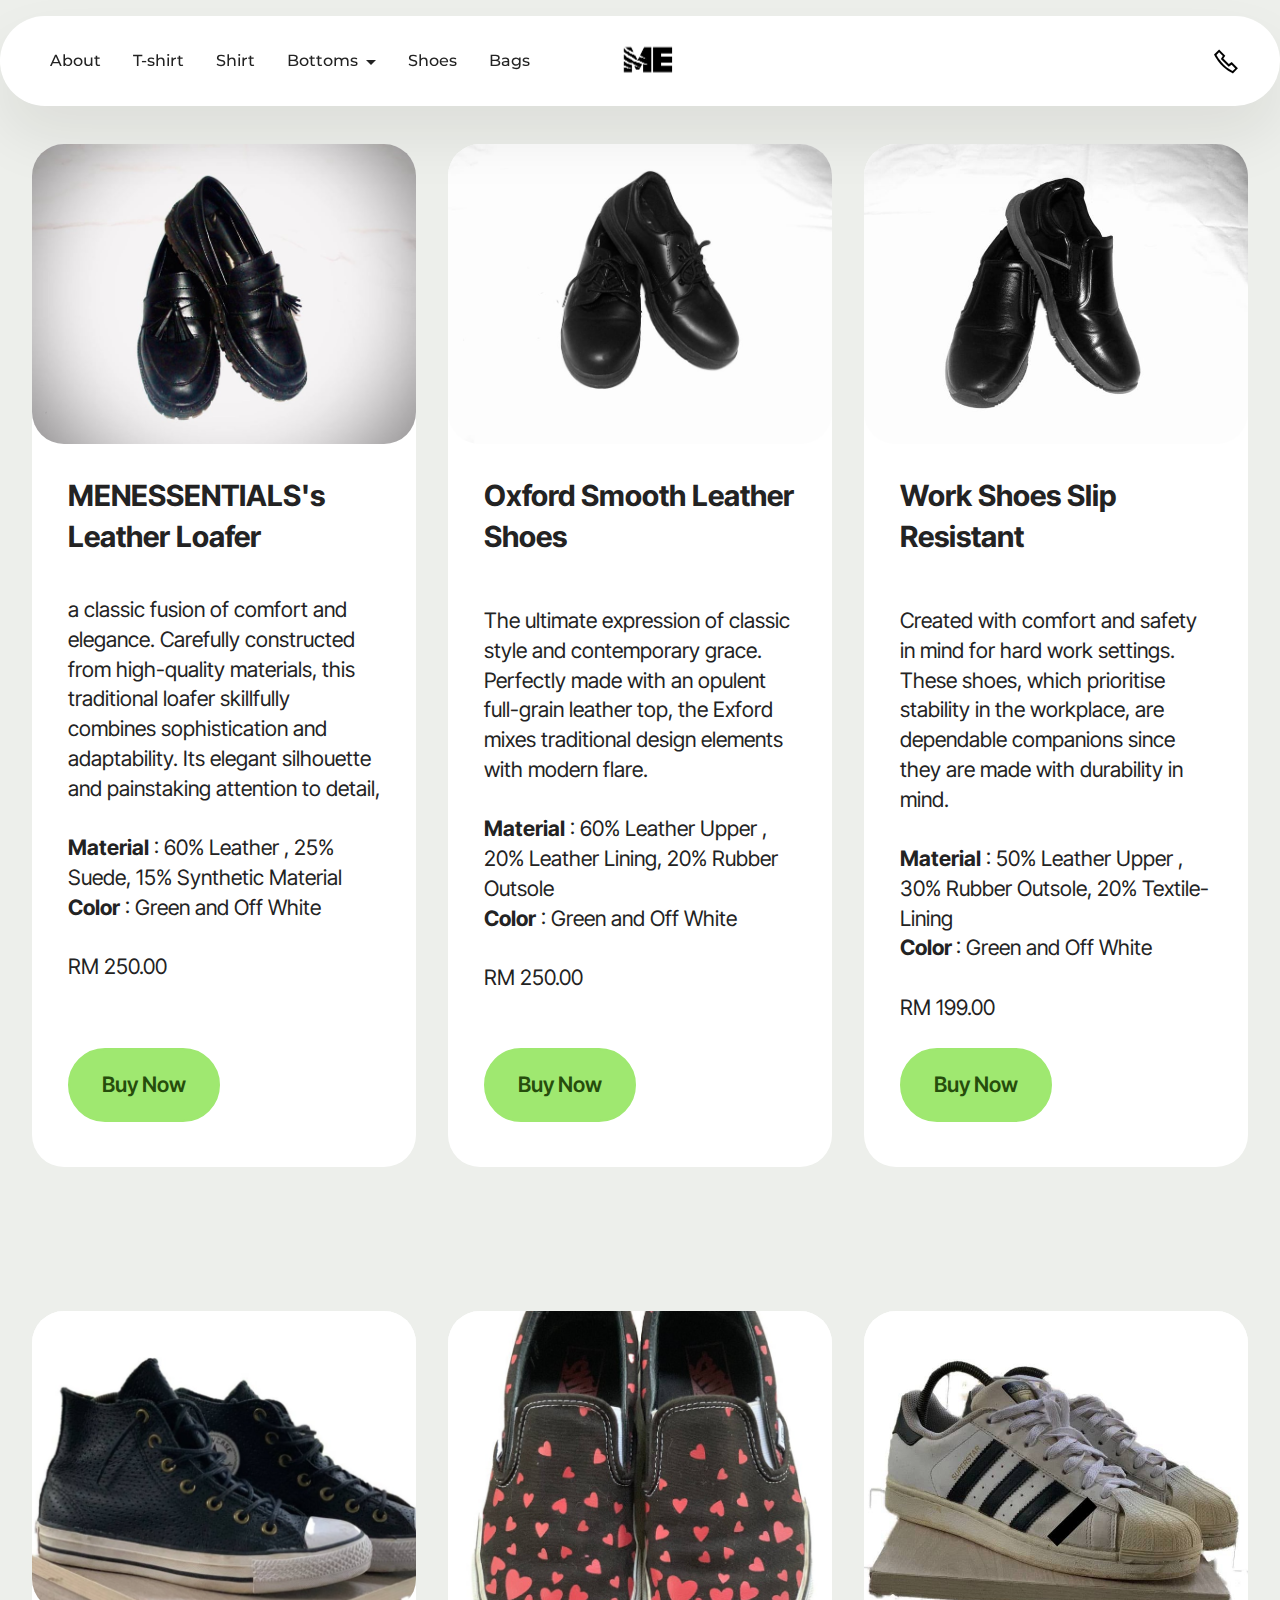
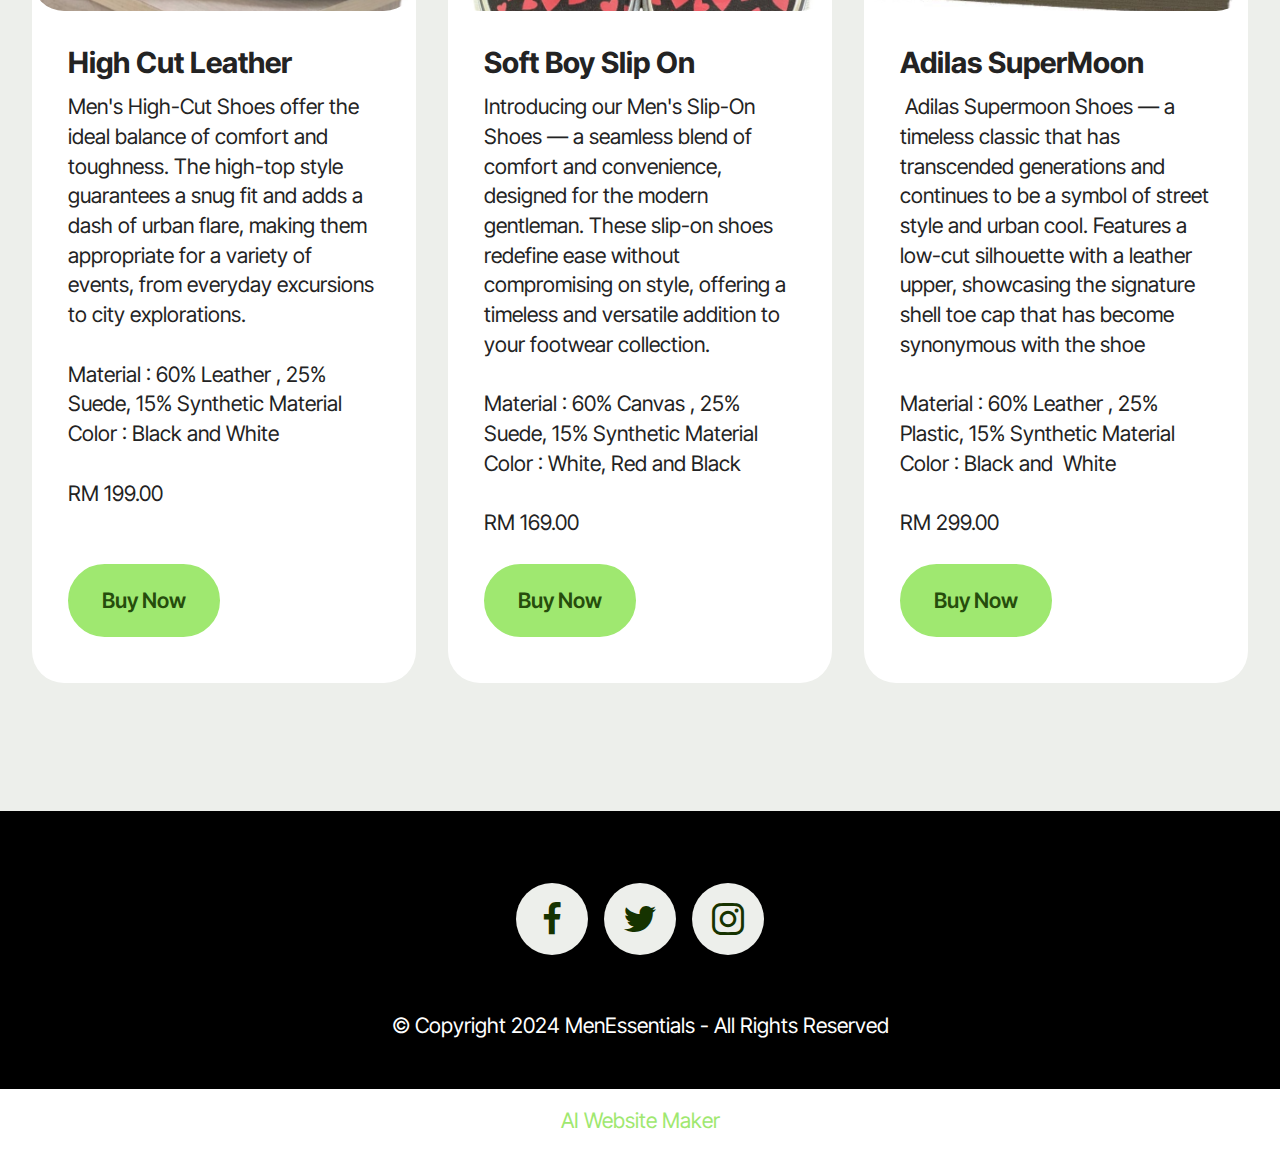
<file: shoes.html>
<!DOCTYPE html>
<html  >
<head>
  <!-- Site made with Mobirise Website Builder v5.9.11, https://mobirise.com -->
  <meta charset="UTF-8">
  <meta http-equiv="X-UA-Compatible" content="IE=edge">
  <meta name="generator" content="Mobirise v5.9.11, mobirise.com">
  <meta name="viewport" content="width=device-width, initial-scale=1, minimum-scale=1">
  <link rel="shortcut icon" href="assets/images/melogoooo-115x89.png" type="image/x-icon">
  <meta name="description" content="">
  
  
  <title>shoes</title>
  <link rel="stylesheet" href="assets/web/assets/mobirise-icons2/mobirise2.css">
  <link rel="stylesheet" href="assets/bootstrap/css/bootstrap.min.css">
  <link rel="stylesheet" href="assets/bootstrap/css/bootstrap-grid.min.css">
  <link rel="stylesheet" href="assets/bootstrap/css/bootstrap-reboot.min.css">
  <link rel="stylesheet" href="assets/dropdown/css/style.css">
  <link rel="stylesheet" href="assets/socicon/css/styles.css">
  <link rel="stylesheet" href="assets/theme/css/style.css">
  <link rel="preload" href="https://fonts.googleapis.com/css?family=Inter+Tight:100,200,300,400,500,600,700,800,900,100i,200i,300i,400i,500i,600i,700i,800i,900i&display=swap" as="style" onload="this.onload=null;this.rel='stylesheet'">
  <noscript><link rel="stylesheet" href="https://fonts.googleapis.com/css?family=Inter+Tight:100,200,300,400,500,600,700,800,900,100i,200i,300i,400i,500i,600i,700i,800i,900i&display=swap"></noscript>
  <link rel="preload" href="https://fonts.googleapis.com/css?family=Montserrat:100,200,300,400,500,600,700,800,900,100i,200i,300i,400i,500i,600i,700i,800i,900i&display=swap" as="style" onload="this.onload=null;this.rel='stylesheet'">
  <noscript><link rel="stylesheet" href="https://fonts.googleapis.com/css?family=Montserrat:100,200,300,400,500,600,700,800,900,100i,200i,300i,400i,500i,600i,700i,800i,900i&display=swap"></noscript>
  <link rel="preload" as="style" href="assets/mobirise/css/mbr-additional.css"><link rel="stylesheet" href="assets/mobirise/css/mbr-additional.css" type="text/css">

  
  
  
</head>
<body>
  
  <section data-bs-version="5.1" class="menu menu3 cid-u0o6Jhg5jO" once="menu" id="menu03-d">
	

	<nav class="navbar navbar-dropdown navbar-fixed-top navbar-expand-lg">
		<div class="container">
			<div class="navbar-brand">
				<span class="navbar-logo">
					<a href="index.html">
						<img src="assets/images/melogoooo-115x89.png" alt="Mobirise Website Builder" style="height: 2.8rem;">
					</a>
				</span>
				
			</div>
			<button class="navbar-toggler" type="button" data-toggle="collapse" data-bs-toggle="collapse" data-target="#navbarSupportedContent" data-bs-target="#navbarSupportedContent" aria-controls="navbarNavAltMarkup" aria-expanded="false" aria-label="Toggle navigation">
				<div class="hamburger">
					<span></span>
					<span></span>
					<span></span>
					<span></span>
				</div>
			</button>
			<div class="collapse navbar-collapse" id="navbarSupportedContent">
				<ul class="navbar-nav nav-dropdown nav-right" data-app-modern-menu="true"><li class="nav-item">
						<a class="nav-link link text-black text-primary display-4" href="about.html">About</a>
					</li>
					<li class="nav-item">
						<a class="nav-link link text-black text-primary display-4" href="tshirt.html" aria-expanded="false">T-shirt</a>
					</li>
					<li class="nav-item"><a class="nav-link link text-black text-primary display-4" href="shirt.html">Shirt</a></li><li class="nav-item dropdown">
						<a class="nav-link link text-black dropdown-toggle display-4" href="https://mobiri.se" data-toggle="dropdown-submenu" data-bs-toggle="dropdown" data-bs-auto-close="outside" aria-expanded="false">Bottoms</a><div class="dropdown-menu" aria-labelledby="dropdown-321"><a class="text-black dropdown-item text-primary display-4" href="jeans.html">Jeans</a><a class="text-black show dropdown-item text-primary display-4" href="slack.html">Slacks</a></div>
					</li><li class="nav-item"><a class="nav-link link text-black text-primary display-4" href="shoes.html">Shoes</a></li><li class="nav-item"><a class="nav-link link text-black text-primary display-4" href="bags.html">Bags</a></li></ul>
				<div class="icons-menu">
					<a class="iconfont-wrapper" href="contact.html">
						<span class="p-2 mbr-iconfont mobi-mbri-phone mobi-mbri"></span>
					</a>
					
					
					
				</div>
				
			</div>
		</div>
	</nav>
</section>

<section data-bs-version="5.1" class="features4 start cid-u0TFfPsmLt" id="features04-g">
	
	
	<div class="container">
		<div class="row justify-content-center">
			<div class="col-12 content-head">
				
			</div>
		</div>
		<div class="row">
			<div class="item features-image col-12 col-md-6 col-lg-4">
				<div class="item-wrapper">
					<div class="item-img">
						<img src="assets/images/ammarkasut-815x797.jpg" alt="Mobirise Website Builder">
					</div>
					<div class="item-content">
						<h5 class="item-title mbr-fonts-style display-5">
							<strong>MENESSENTIALS's Leather Loafer&nbsp;</strong><strong><br></strong></h5>
						<p class="mbr-text mbr-fonts-style display-7"><strong><br></strong>a classic fusion of comfort and elegance. Carefully constructed from high-quality materials, this traditional loafer skillfully combines sophistication and adaptability. Its elegant silhouette and painstaking attention to detail,<br><br><strong>Material</strong> : 60% Leather , 25% Suede, 15% Synthetic Material<br><strong>Color</strong> : Green and Off White<br><br>
RM 250.00<br></p>
						<div class="mbr-section-btn item-footer"><a href="contact.html" class="btn item-btn btn-primary display-7" target="_blank">Buy Now</a></div>
					</div>

				</div>
			</div>
			<div class="item features-image col-12 col-md-6 col-lg-4">
				<div class="item-wrapper">
					<div class="item-img">
						<img src="assets/images/afiqikimi-815x664.jpg" alt="Mobirise Website Builder">
					</div>
					<div class="item-content">
						<h5 class="item-title mbr-fonts-style display-5">
							<strong>Oxford Smooth Leather Shoes</strong><br><strong><br></strong></h5>
						<p class="mbr-text mbr-fonts-style display-7">
							The ultimate expression of classic style and contemporary grace. Perfectly made with an opulent full-grain leather top, the Exford mixes traditional design elements with modern flare.<br><br><strong>Material</strong> : 60% Leather Upper , 20% Leather Lining, 20% Rubber Outsole<br><strong>Color</strong> : Green and Off White<br><br>RM 250.00</p>
						<div class="mbr-section-btn item-footer"><a href="contact.html" class="btn item-btn btn-primary display-7" target="_blank">Buy Now</a></div>
					</div>
				</div>
			</div>
			<div class="item features-image col-12 col-md-6 col-lg-4">
				<div class="item-wrapper">
					<div class="item-img">
						<img src="assets/images/wanformal-815x573.jpg" alt="Mobirise Website Builder">
					</div>
					<div class="item-content">
						<h5 class="item-title mbr-fonts-style display-5">
							<strong>Work Shoes Slip Resistant</strong><br><strong><br></strong></h5>
						<p class="mbr-text mbr-fonts-style display-7">
							Created with comfort and safety in mind for hard work settings. These shoes, which prioritise stability in the workplace, are dependable companions since they are made with durability in mind.<br><br><strong>Material</strong> : 50% Leather Upper , 30% Rubber Outsole, 20% Textile-Lining<br><strong>Color </strong>: Green and Off White<br><br>RM 199.00</p>
						<div class="mbr-section-btn item-footer"><a href="contact.html" class="btn item-btn btn-primary display-7" target="_blank">Buy Now</a></div>
					</div>
				</div>
			</div>
		</div>
	</div>
</section>

<section data-bs-version="5.1" class="features4 start cid-u0VVexRr3N" id="features04-q">
	
	
	<div class="container">
		<div class="row justify-content-center">
			<div class="col-12 content-head">
				
			</div>
		</div>
		<div class="row">
			<div class="item features-image col-12 col-md-6 col-lg-4">
				<div class="item-wrapper">
					<div class="item-img">
						<img src="assets/images/highcut-815x1087.jpeg" alt="Mobirise Website Builder">
					</div>
					<div class="item-content">
						<h5 class="item-title mbr-fonts-style display-5"><strong>High Cut Leather&nbsp;</strong></h5>
						<p class="mbr-text mbr-fonts-style display-7">Men's High-Cut Shoes offer the ideal balance of comfort and toughness. The high-top style guarantees a snug fit and adds a dash of urban flare, making them appropriate for a variety of events, from everyday excursions to city explorations.<br>
<br>Material : 60% Leather , 25% Suede, 15% Synthetic Material
<br>Color : Black and White
<br>
<br>RM 199.00</p>
						<div class="mbr-section-btn item-footer"><a href="contact.html" class="btn item-btn btn-primary display-7" target="_blank">Buy Now</a></div>
					</div>

				</div>
			</div>
			<div class="item features-image col-12 col-md-6 col-lg-4">
				<div class="item-wrapper">
					<div class="item-img">
						<img src="assets/images/lover-815x1087.jpg" alt="Mobirise Website Builder">
					</div>
					<div class="item-content">
						<h5 class="item-title mbr-fonts-style display-5"><strong>Soft Boy Slip On</strong></h5>
						<p class="mbr-text mbr-fonts-style display-7">Introducing our Men's Slip-On Shoes — a seamless blend of comfort and convenience, designed for the modern gentleman. These slip-on shoes redefine ease without compromising on style, offering a timeless and versatile addition to your footwear collection.<br>
<br>Material : 60% Canvas , 25% Suede, 15% Synthetic Material
<br>Color : White, Red and Black<br>
<br>RM 169.00</p>
						<div class="mbr-section-btn item-footer"><a href="contact.html" class="btn item-btn btn-primary display-7" target="_blank">Buy Now</a></div>
					</div>
				</div>
			</div>
			<div class="item features-image col-12 col-md-6 col-lg-4">
				<div class="item-wrapper">
					<div class="item-img">
						<img src="assets/images/abadi-720x1280.jpg" alt="Mobirise Website Builder">
					</div>
					<div class="item-content">
						<h5 class="item-title mbr-fonts-style display-5"><strong>Adilas SuperMoon</strong></h5>
						<p class="mbr-text mbr-fonts-style display-7">&nbsp;Adilas Supermoon Shoes — a timeless classic that has transcended generations and continues to be a symbol of street style and urban cool. Features a low-cut silhouette with a leather upper, showcasing the signature shell toe cap that has become synonymous with the shoe<br><br>Material : 60% Leather , 25% Plastic, 15% Synthetic Material
<br>Color : Black&nbsp;and&nbsp; White
<br>
<br>RM 299.00<br>
						</p>
						<div class="mbr-section-btn item-footer"><a href="contact.html" class="btn item-btn btn-primary display-7" target="_blank">Buy Now</a></div>
					</div>
				</div>
			</div>
		</div>
	</div>
</section>

<section data-bs-version="5.1" class="footer3 cid-u0Z6p1mG8l" once="footers" id="footer03-1o">

        

    

    <div class="container">
        <div class="row">
            

            <div class="col-12 mt-4">
                <div class="social-row">
                    <div class="soc-item">
                        <a href="https://web.facebook.com/profile.php?id=61555668265165" target="_blank">
                            <span class="mbr-iconfont display-7 socicon-facebook socicon"></span>
                        </a>
                    </div>
                    <div class="soc-item">
                        <a href="https://twitter.com/ammarhdi" target="_blank">
                            <span class="mbr-iconfont socicon-twitter socicon"></span>
                        </a>
                    </div>
                    <div class="soc-item">
                        <a href="https://www.instagram.com/menessentialsofficial/?hl=en" target="_blank">
                            <span class="mbr-iconfont socicon-instagram socicon"></span>
                        </a>
                    </div>
                    
                    
                </div>
            </div>
            <div class="col-12 mt-5">
                <p class="mbr-fonts-style copyright display-7">
                    © Copyright 2024 MenEssentials - All Rights Reserved
                </p>
            </div>
        </div>
    </div>
</section><section class="display-7" style="padding: 0;align-items: center;justify-content: center;flex-wrap: wrap;    align-content: center;display: flex;position: relative;height: 4rem;"><a href="https://mobiri.se/3127865" style="flex: 1 1;height: 4rem;position: absolute;width: 100%;z-index: 1;"><img alt="" style="height: 4rem;" src="[data-uri]"></a><p style="margin: 0;text-align: center;" class="display-7">&#8204;</p><a style="z-index:1" href="https://mobirise.com/builder/ai-website-builder.html">AI Website Maker</a></section><script src="assets/bootstrap/js/bootstrap.bundle.min.js"></script>  <script src="assets/smoothscroll/smooth-scroll.js"></script>  <script src="assets/ytplayer/index.js"></script>  <script src="assets/dropdown/js/navbar-dropdown.js"></script>  <script src="assets/theme/js/script.js"></script>  
  
  
</body>
</html>
</file>
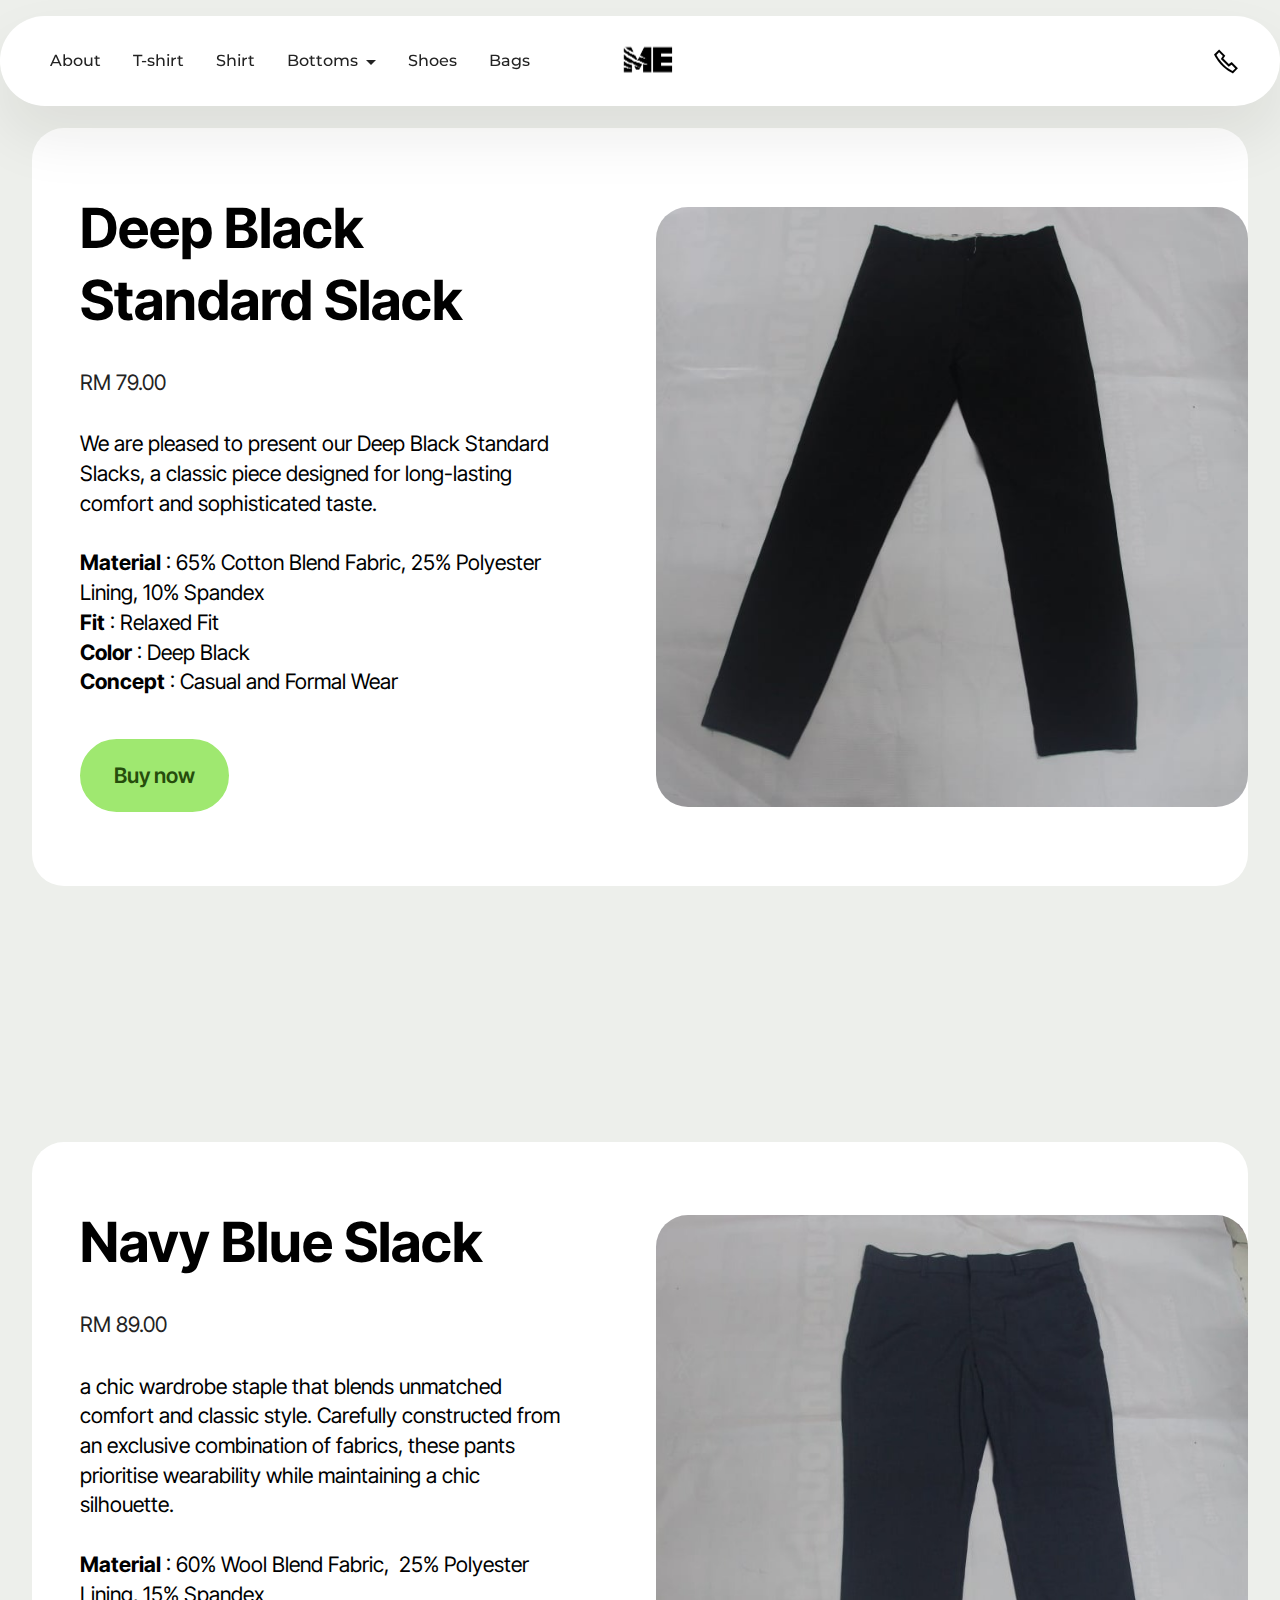
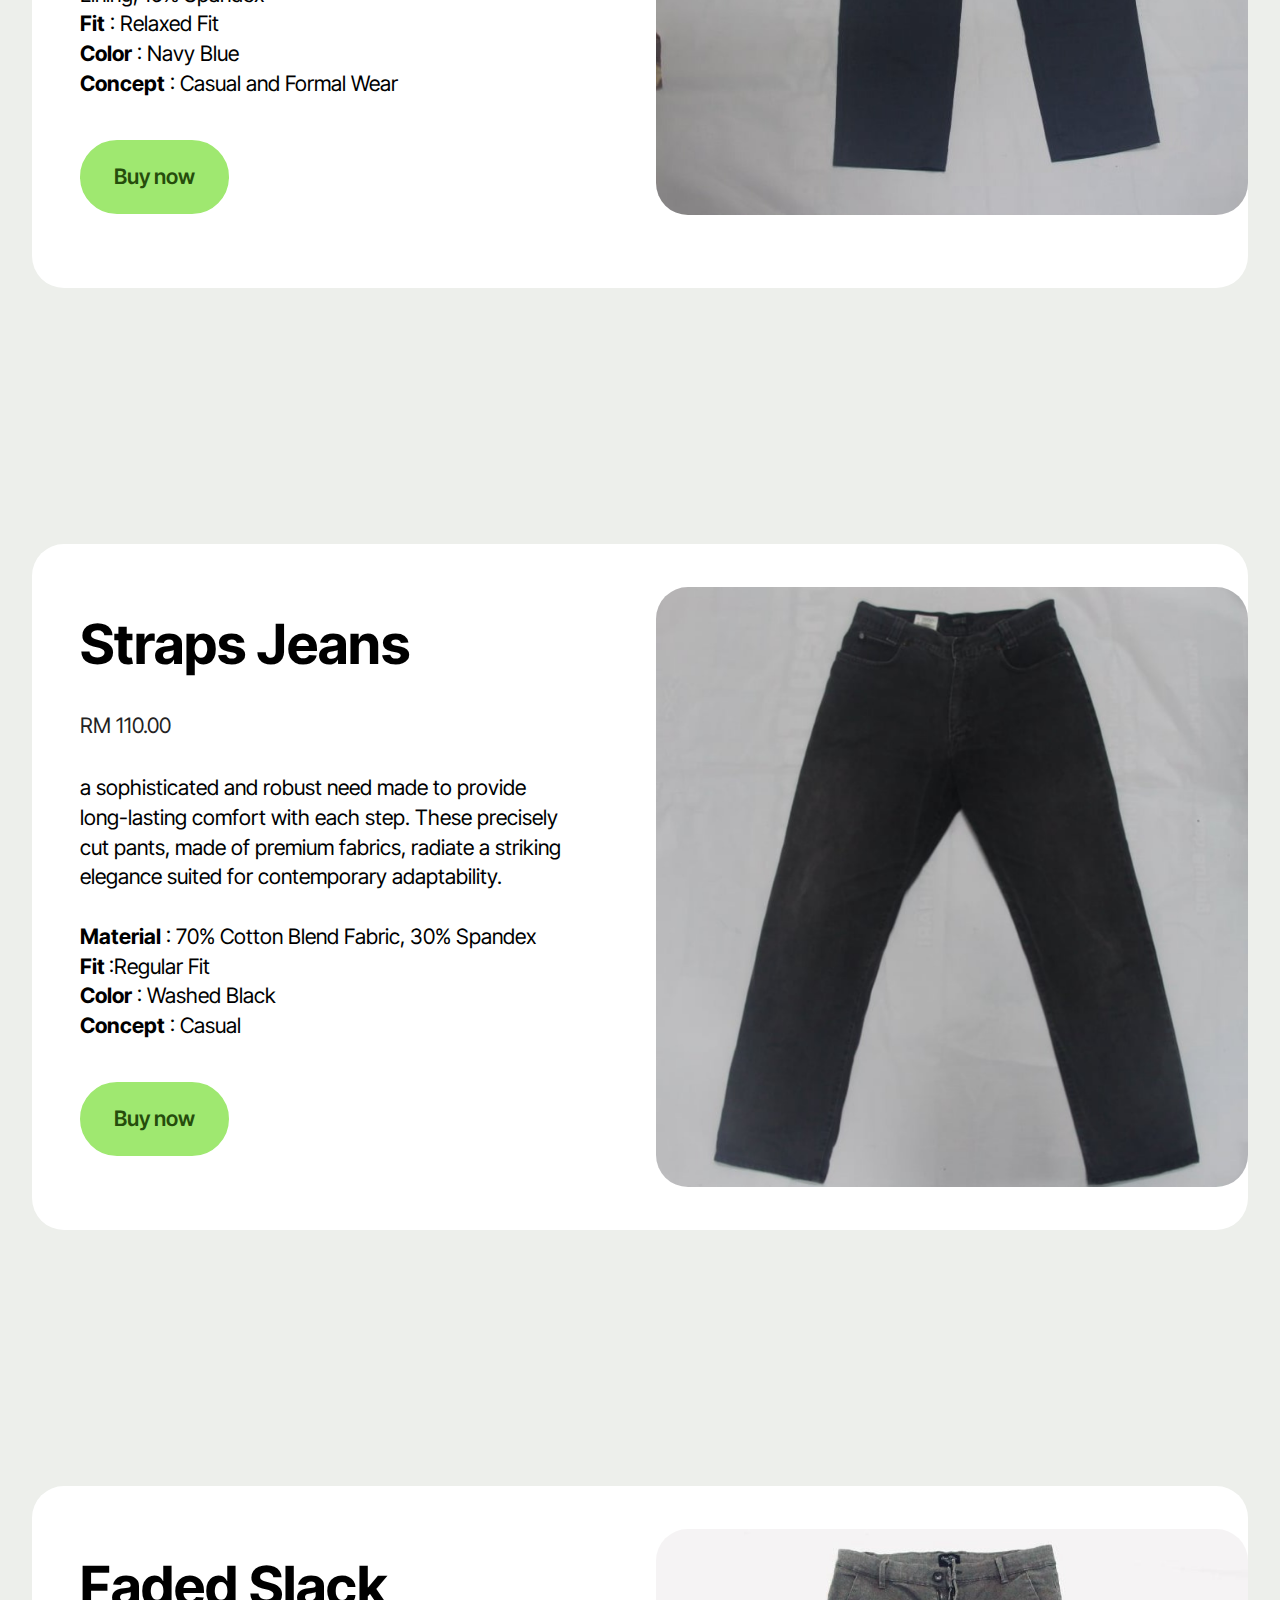
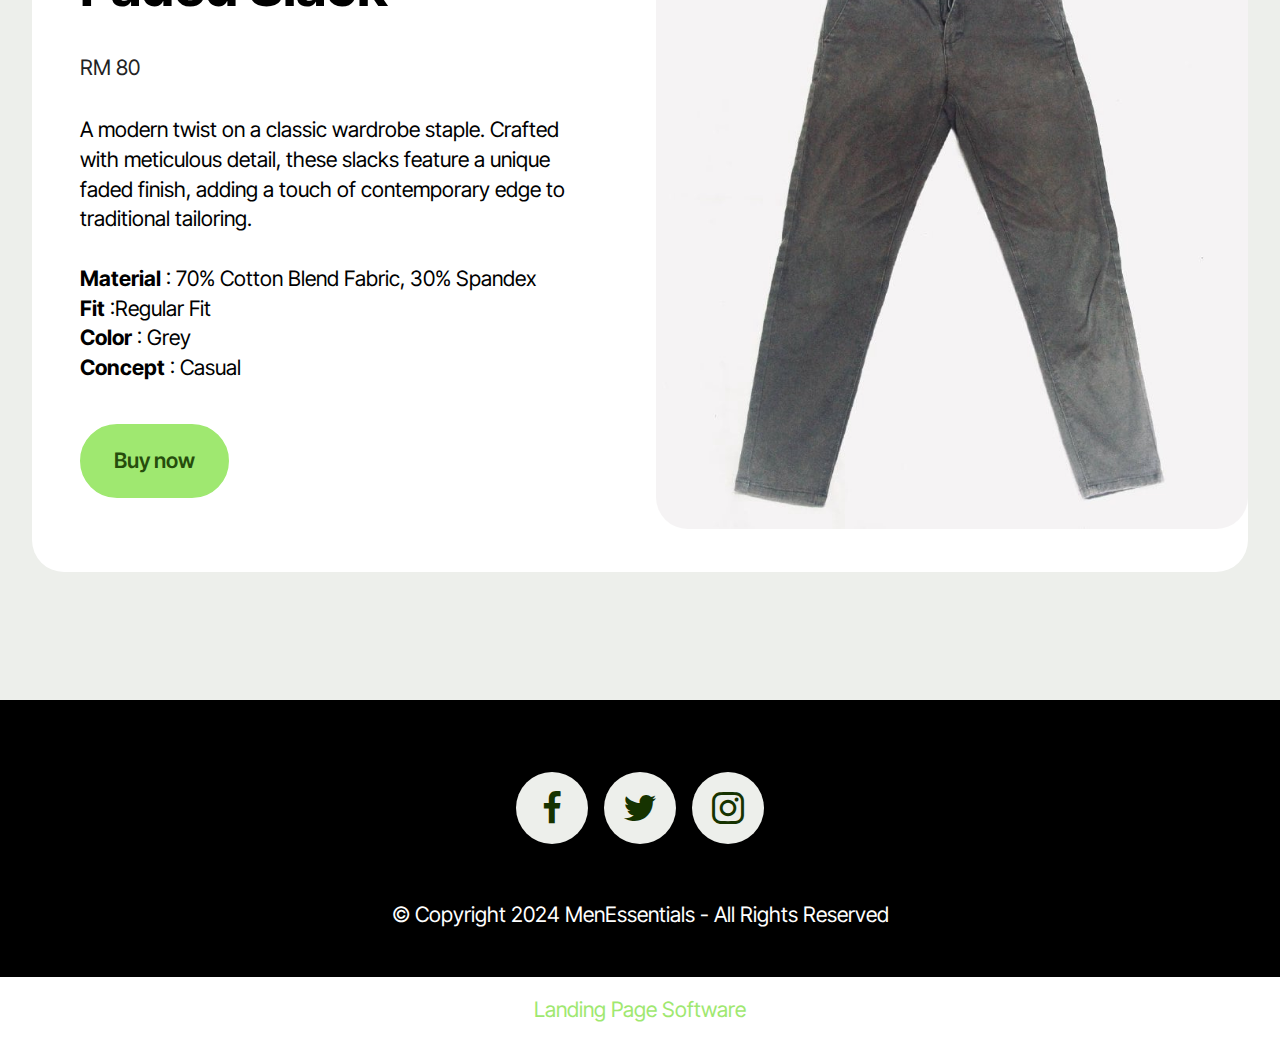
<file: slack.html>
<!DOCTYPE html>
<html  >
<head>
  <!-- Site made with Mobirise Website Builder v5.9.11, https://mobirise.com -->
  <meta charset="UTF-8">
  <meta http-equiv="X-UA-Compatible" content="IE=edge">
  <meta name="generator" content="Mobirise v5.9.11, mobirise.com">
  <meta name="viewport" content="width=device-width, initial-scale=1, minimum-scale=1">
  <link rel="shortcut icon" href="assets/images/melogoooo-115x89.png" type="image/x-icon">
  <meta name="description" content="">
  
  
  <title>slack</title>
  <link rel="stylesheet" href="assets/web/assets/mobirise-icons2/mobirise2.css">
  <link rel="stylesheet" href="assets/bootstrap/css/bootstrap.min.css">
  <link rel="stylesheet" href="assets/bootstrap/css/bootstrap-grid.min.css">
  <link rel="stylesheet" href="assets/bootstrap/css/bootstrap-reboot.min.css">
  <link rel="stylesheet" href="assets/dropdown/css/style.css">
  <link rel="stylesheet" href="assets/socicon/css/styles.css">
  <link rel="stylesheet" href="assets/theme/css/style.css">
  <link rel="preload" href="https://fonts.googleapis.com/css?family=Inter+Tight:100,200,300,400,500,600,700,800,900,100i,200i,300i,400i,500i,600i,700i,800i,900i&display=swap" as="style" onload="this.onload=null;this.rel='stylesheet'">
  <noscript><link rel="stylesheet" href="https://fonts.googleapis.com/css?family=Inter+Tight:100,200,300,400,500,600,700,800,900,100i,200i,300i,400i,500i,600i,700i,800i,900i&display=swap"></noscript>
  <link rel="preload" href="https://fonts.googleapis.com/css?family=Montserrat:100,200,300,400,500,600,700,800,900,100i,200i,300i,400i,500i,600i,700i,800i,900i&display=swap" as="style" onload="this.onload=null;this.rel='stylesheet'">
  <noscript><link rel="stylesheet" href="https://fonts.googleapis.com/css?family=Montserrat:100,200,300,400,500,600,700,800,900,100i,200i,300i,400i,500i,600i,700i,800i,900i&display=swap"></noscript>
  <link rel="preload" as="style" href="assets/mobirise/css/mbr-additional.css"><link rel="stylesheet" href="assets/mobirise/css/mbr-additional.css" type="text/css">

  
  
  
</head>
<body>
  
  <section data-bs-version="5.1" class="menu menu3 cid-u0YegS46JP" once="menu" id="menu03-1a">
	

	<nav class="navbar navbar-dropdown navbar-fixed-top navbar-expand-lg">
		<div class="container">
			<div class="navbar-brand">
				<span class="navbar-logo">
					<a href="index.html">
						<img src="assets/images/melogoooo-115x89.png" alt="Mobirise Website Builder" style="height: 2.8rem;">
					</a>
				</span>
				
			</div>
			<button class="navbar-toggler" type="button" data-toggle="collapse" data-bs-toggle="collapse" data-target="#navbarSupportedContent" data-bs-target="#navbarSupportedContent" aria-controls="navbarNavAltMarkup" aria-expanded="false" aria-label="Toggle navigation">
				<div class="hamburger">
					<span></span>
					<span></span>
					<span></span>
					<span></span>
				</div>
			</button>
			<div class="collapse navbar-collapse" id="navbarSupportedContent">
				<ul class="navbar-nav nav-dropdown nav-right" data-app-modern-menu="true"><li class="nav-item">
						<a class="nav-link link text-black text-primary display-4" href="about.html">About</a>
					</li>
					<li class="nav-item">
						<a class="nav-link link text-black text-primary display-4" href="tshirt.html" aria-expanded="false">T-shirt</a>
					</li>
					<li class="nav-item"><a class="nav-link link text-black text-primary display-4" href="shirt.html">Shirt</a></li><li class="nav-item dropdown">
						<a class="nav-link link text-black dropdown-toggle display-4" href="https://mobiri.se" data-toggle="dropdown-submenu" data-bs-toggle="dropdown" data-bs-auto-close="outside" aria-expanded="false">Bottoms</a><div class="dropdown-menu" aria-labelledby="dropdown-321"><a class="text-black dropdown-item text-primary display-4" href="jeans.html">Jeans</a><a class="text-black show dropdown-item text-primary display-4" href="slack.html">Slacks</a></div>
					</li><li class="nav-item"><a class="nav-link link text-black text-primary display-4" href="shoes.html">Shoes</a></li><li class="nav-item"><a class="nav-link link text-black text-primary display-4" href="bags.html">Bags</a></li></ul>
				<div class="icons-menu">
					<a class="iconfont-wrapper" href="contact.html">
						<span class="p-2 mbr-iconfont mobi-mbri-phone mobi-mbri"></span>
					</a>
					
					
					
				</div>
				
			</div>
		</div>
	</nav>
</section>

<section data-bs-version="5.1" class="features025 cid-u0YegRhsHE" id="features025-19">
  

  
  

  <div class="container">
    <div class="row justify-content-center align-items-center">
      <div class="col-12">
        <div class="card-wrapper">
          <div class="row">
            <div class="col-12 col-md-12 col-lg-6 image-wrapper">
              <img class="w-100" src="assets/images/blackslack-1256x706.jpg" alt="Mobirise Website Builder">
            </div>
            <div class="col-12 col-lg col-md-12">
              <div class="text-wrapper align-left">
                <h5 class="mbr-section-title mbr-fonts-style mb-4 display-2"><strong>Deep Black Standard Slack</strong></h5>
                <p class="price mbr-fonts-style mb-4 display-7">RM 79.00</p>
                <p class="mbr-text mbr-fonts-style mb-4 display-7">We are pleased to present our Deep Black Standard Slacks, a classic piece designed for long-lasting comfort and sophisticated taste.<br>&nbsp;<br><strong>Material</strong> : 65% Cotton Blend Fabric, 25% Polyester Lining, 10% Spandex<br><strong>Fit</strong> : Relaxed Fit
<br><strong>Color</strong> : Deep Black<br><strong>Concept</strong> : Casual and Formal Wear<br>
                </p>
                <div class="mbr-section-btn mt-3"><a class="btn btn-lg btn-primary display-7" href="contact.html" target="_blank">Buy now</a></div>
              </div>
            </div>
          </div>
        </div>
      </div>
    </div>
  </div>
</section>

<section data-bs-version="5.1" class="features025 cid-u0YegT74bP" id="features025-1b">
  

  
  

  <div class="container">
    <div class="row justify-content-center align-items-center">
      <div class="col-12">
        <div class="card-wrapper">
          <div class="row">
            <div class="col-12 col-md-12 col-lg-6 image-wrapper">
              <img class="w-100" src="assets/images/navyblue-1256x706.jpeg" alt="Mobirise Website Builder">
            </div>
            <div class="col-12 col-lg col-md-12">
              <div class="text-wrapper align-left">
                <h5 class="mbr-section-title mbr-fonts-style mb-4 display-2"><strong>Navy Blue Slack</strong></h5>
                <p class="price mbr-fonts-style mb-4 display-7">
                  RM 89.00<br>
                </p>
                <p class="mbr-text mbr-fonts-style mb-4 display-7">a chic wardrobe staple that blends unmatched comfort and classic style. Carefully constructed from an exclusive combination of fabrics, these pants prioritise wearability while maintaining a chic silhouette.<br><br><strong>Material</strong> : 60% Wool Blend Fabric,&nbsp; 25% Polyester Lining, 15% Spandex<br><strong>Fit</strong> : Relaxed Fit
<br><strong>Color</strong> : Navy Blue<br><strong>Concept</strong> : Casual and Formal Wear<br>
                </p>
                <div class="mbr-section-btn mt-3"><a class="btn btn-lg btn-primary display-7" href="contact.html" target="_blank">Buy now</a></div>
              </div>
            </div>
          </div>
        </div>
      </div>
    </div>
  </div>
</section>

<section data-bs-version="5.1" class="features025 cid-u0YegU9oah" id="features025-1c">
  

  
  

  <div class="container">
    <div class="row justify-content-center align-items-center">
      <div class="col-12">
        <div class="card-wrapper">
          <div class="row">
            <div class="col-12 col-md-12 col-lg-6 image-wrapper">
              <img class="w-100" src="assets/images/verspant-1305x733.jpeg" alt="Mobirise Website Builder">
            </div>
            <div class="col-12 col-lg col-md-12">
              <div class="text-wrapper align-left">
                <h5 class="mbr-section-title mbr-fonts-style mb-4 display-2">
                  <strong>Straps Jeans</strong></h5>
                <p class="price mbr-fonts-style mb-4 display-7">
                  RM 110.00<br>
                </p>
                <p class="mbr-text mbr-fonts-style mb-4 display-7">a sophisticated and robust need made to provide long-lasting comfort with each step. These precisely cut pants, made of premium fabrics, radiate a striking elegance suited for contemporary adaptability.<br><br><strong>Material</strong> : 70% Cotton Blend Fabric,  30% Spandex&nbsp;<br><strong>Fit </strong>:Regular Fit<br><strong>Color</strong> : Washed Black<br><strong>Concept</strong> : Casual<br>
                </p>
                <div class="mbr-section-btn mt-3"><a class="btn btn-lg btn-primary display-7" href="contact.html" target="_blank">Buy now</a></div>
              </div>
            </div>
          </div>
        </div>
      </div>
    </div>
  </div>
</section>

<section data-bs-version="5.1" class="features025 cid-u0Yqv4teYJ" id="features025-1k">
  

  
  

  <div class="container">
    <div class="row justify-content-center align-items-center">
      <div class="col-12">
        <div class="card-wrapper">
          <div class="row">
            <div class="col-12 col-md-12 col-lg-6 image-wrapper">
              <img class="w-100" src="assets/images/grey-800x763.jpg" alt="Mobirise Website Builder">
            </div>
            <div class="col-12 col-lg col-md-12">
              <div class="text-wrapper align-left">
                <h5 class="mbr-section-title mbr-fonts-style mb-4 display-2"><strong>Faded Slack</strong></h5>
                <p class="price mbr-fonts-style mb-4 display-7">RM 80</p>
                <p class="mbr-text mbr-fonts-style mb-4 display-7">A modern twist on a classic wardrobe staple. Crafted with meticulous detail, these slacks feature a unique faded finish, adding a touch of contemporary edge to traditional tailoring.<br><br><strong>Material</strong> : 70% Cotton Blend Fabric, 30% Spandex 
<br><strong>Fit</strong> :Regular Fit
<br><strong>Color</strong> : Grey<br><strong>Concept</strong> : Casual<br>
                </p>
                <div class="mbr-section-btn mt-3"><a class="btn btn-lg btn-primary display-7" href="contact.html" target="_blank">Buy now</a></div>
              </div>
            </div>
          </div>
        </div>
      </div>
    </div>
  </div>
</section>

<section data-bs-version="5.1" class="footer3 cid-u0Z6p1mG8l" once="footers" id="footer03-1o">

        

    

    <div class="container">
        <div class="row">
            

            <div class="col-12 mt-4">
                <div class="social-row">
                    <div class="soc-item">
                        <a href="https://web.facebook.com/profile.php?id=61555668265165" target="_blank">
                            <span class="mbr-iconfont display-7 socicon-facebook socicon"></span>
                        </a>
                    </div>
                    <div class="soc-item">
                        <a href="https://twitter.com/ammarhdi" target="_blank">
                            <span class="mbr-iconfont socicon-twitter socicon"></span>
                        </a>
                    </div>
                    <div class="soc-item">
                        <a href="https://www.instagram.com/menessentialsofficial/?hl=en" target="_blank">
                            <span class="mbr-iconfont socicon-instagram socicon"></span>
                        </a>
                    </div>
                    
                    
                </div>
            </div>
            <div class="col-12 mt-5">
                <p class="mbr-fonts-style copyright display-7">
                    © Copyright 2024 MenEssentials - All Rights Reserved
                </p>
            </div>
        </div>
    </div>
</section><section class="display-7" style="padding: 0;align-items: center;justify-content: center;flex-wrap: wrap;    align-content: center;display: flex;position: relative;height: 4rem;"><a href="https://mobiri.se/3127865" style="flex: 1 1;height: 4rem;position: absolute;width: 100%;z-index: 1;"><img alt="" style="height: 4rem;" src="[data-uri]"></a><p style="margin: 0;text-align: center;" class="display-7">&#8204;</p><a style="z-index:1" href="https://mobirise.com/builder/landing-page-software.html">Landing Page Software</a></section><script src="assets/bootstrap/js/bootstrap.bundle.min.js"></script>  <script src="assets/smoothscroll/smooth-scroll.js"></script>  <script src="assets/ytplayer/index.js"></script>  <script src="assets/dropdown/js/navbar-dropdown.js"></script>  <script src="assets/theme/js/script.js"></script>  
  
  
</body>
</html>
</file>
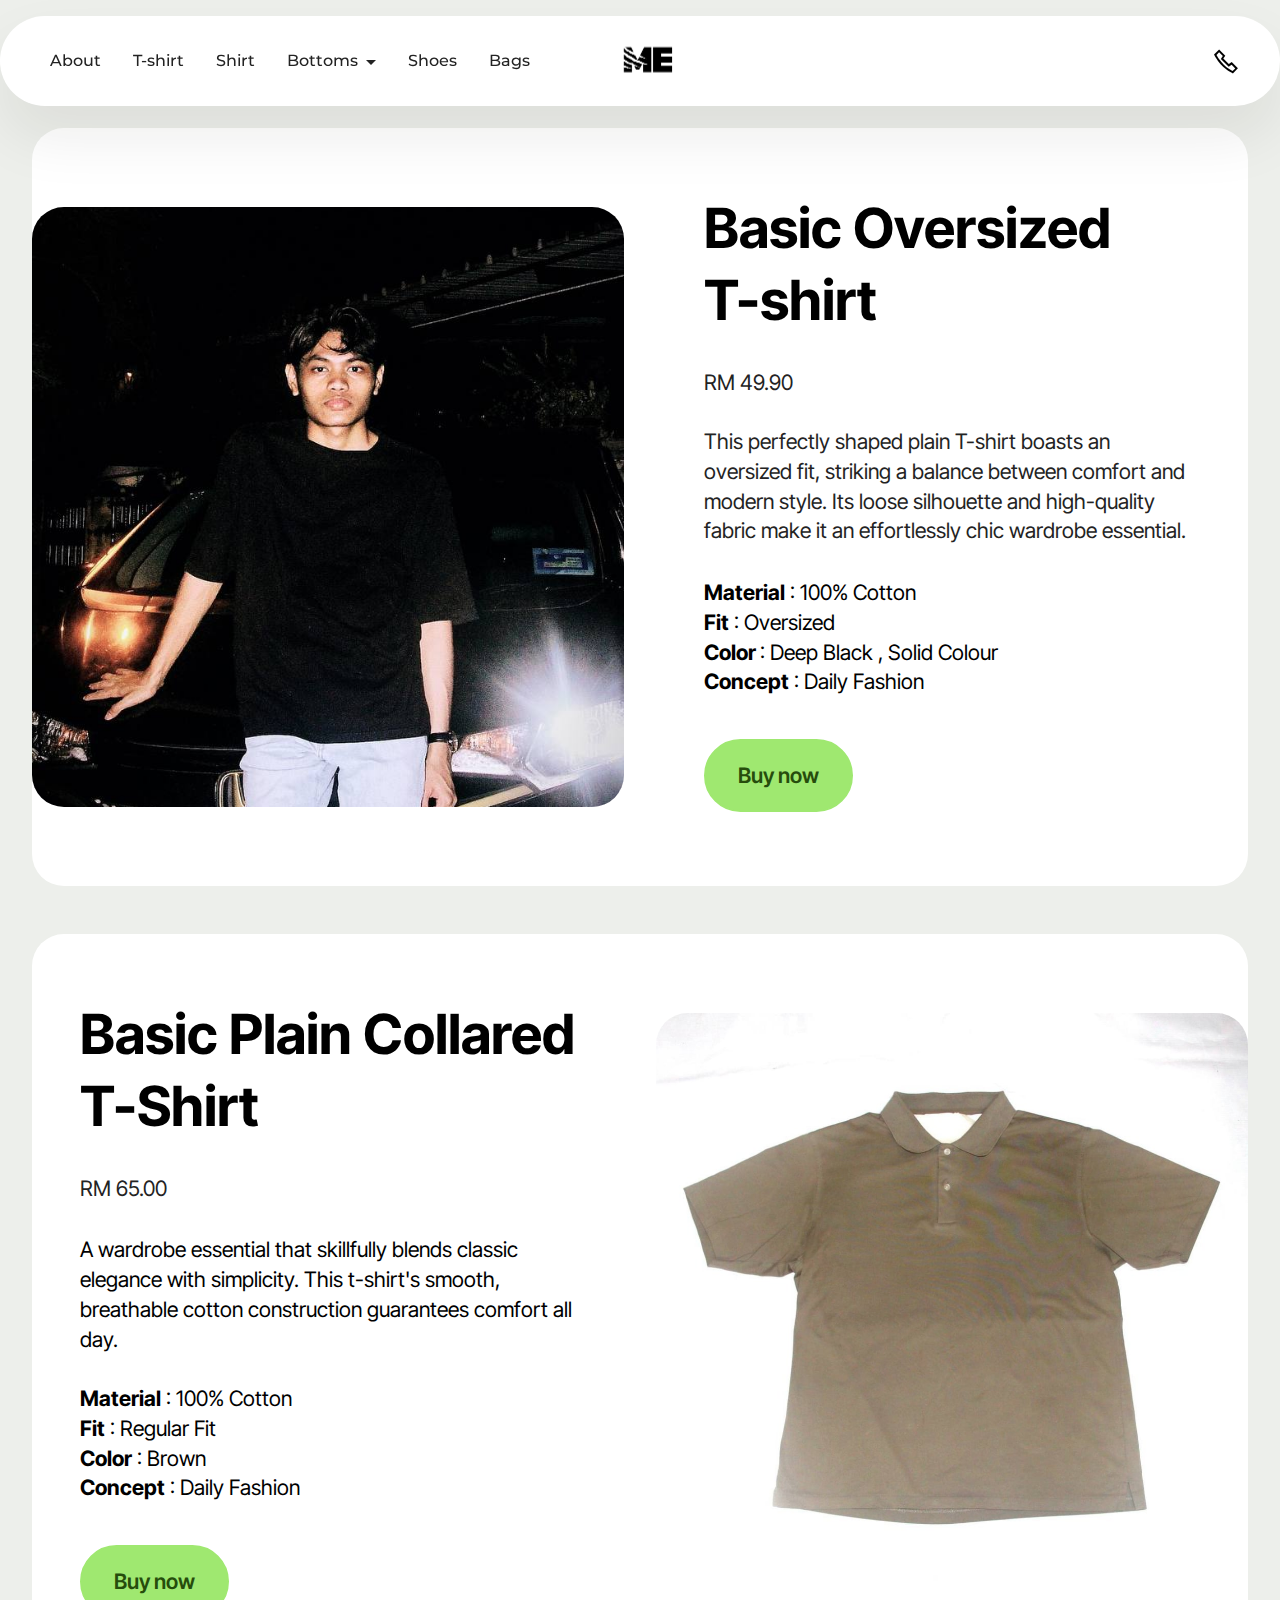
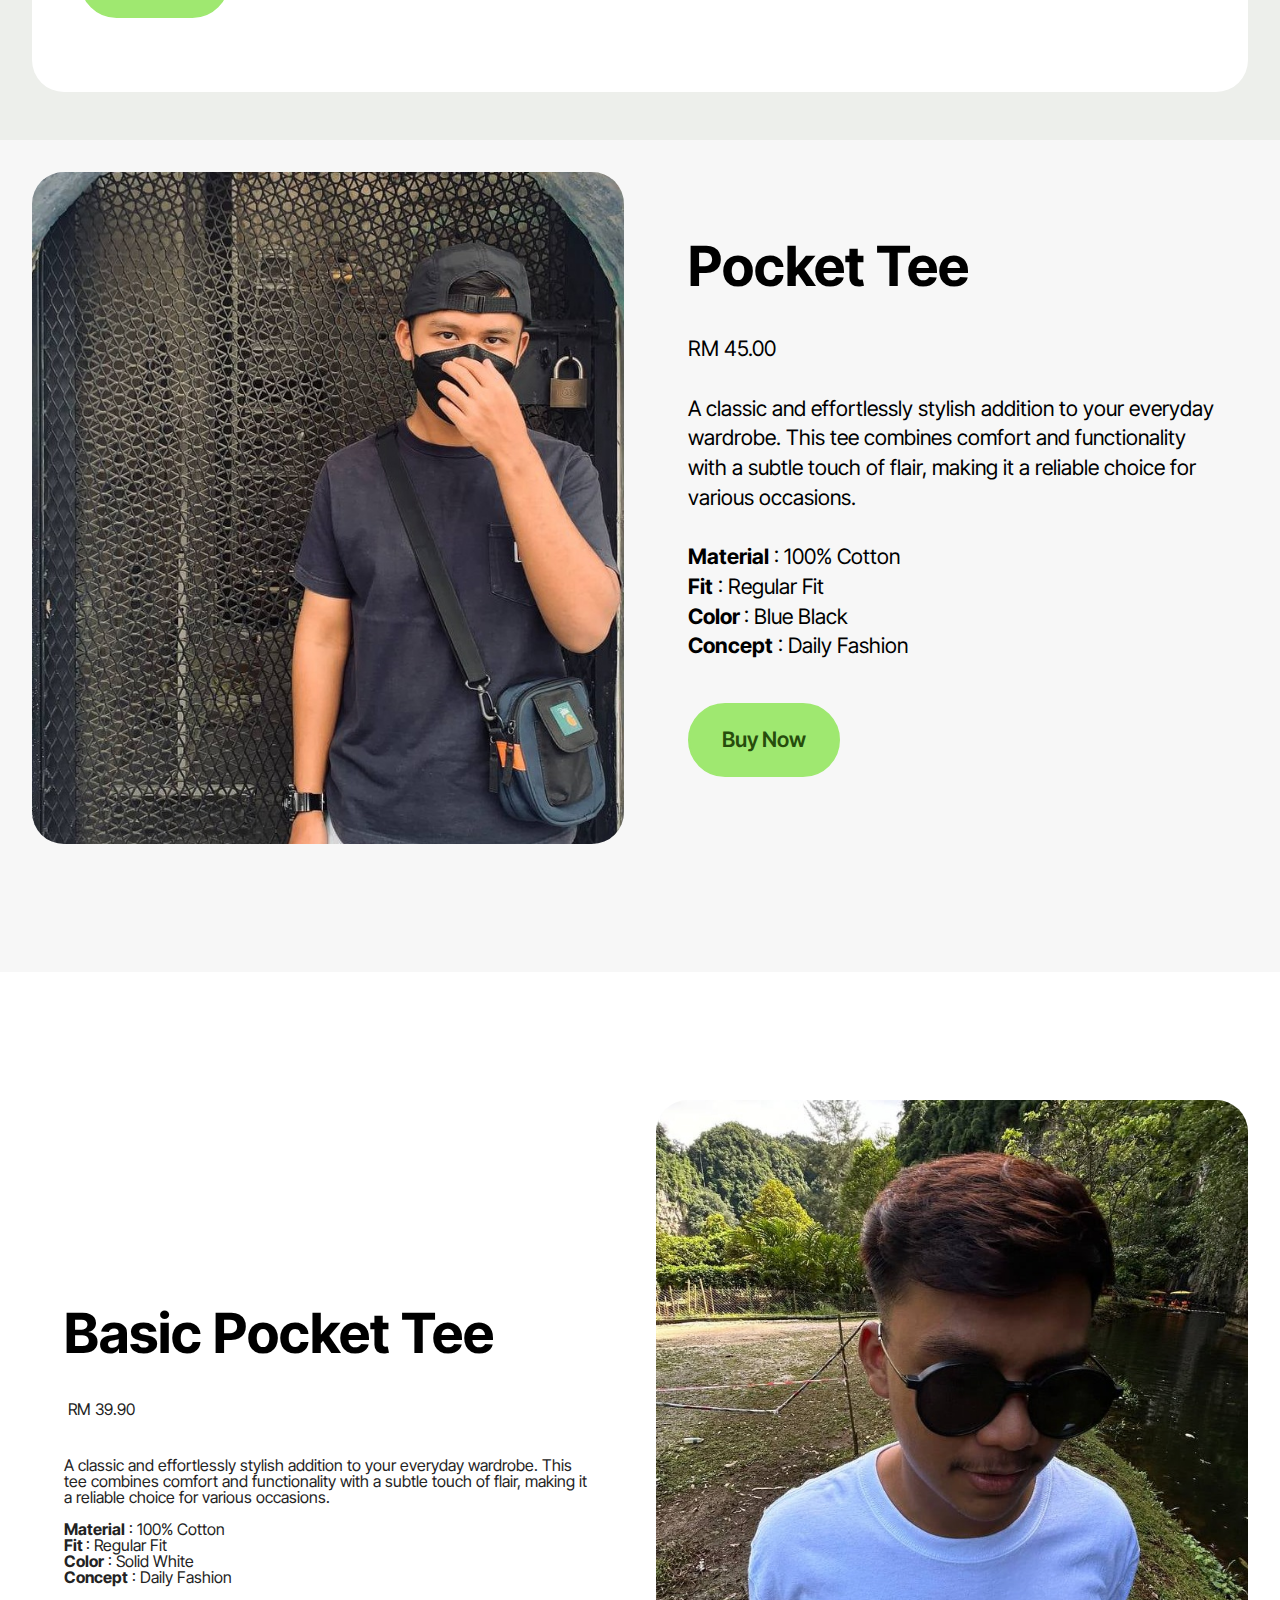
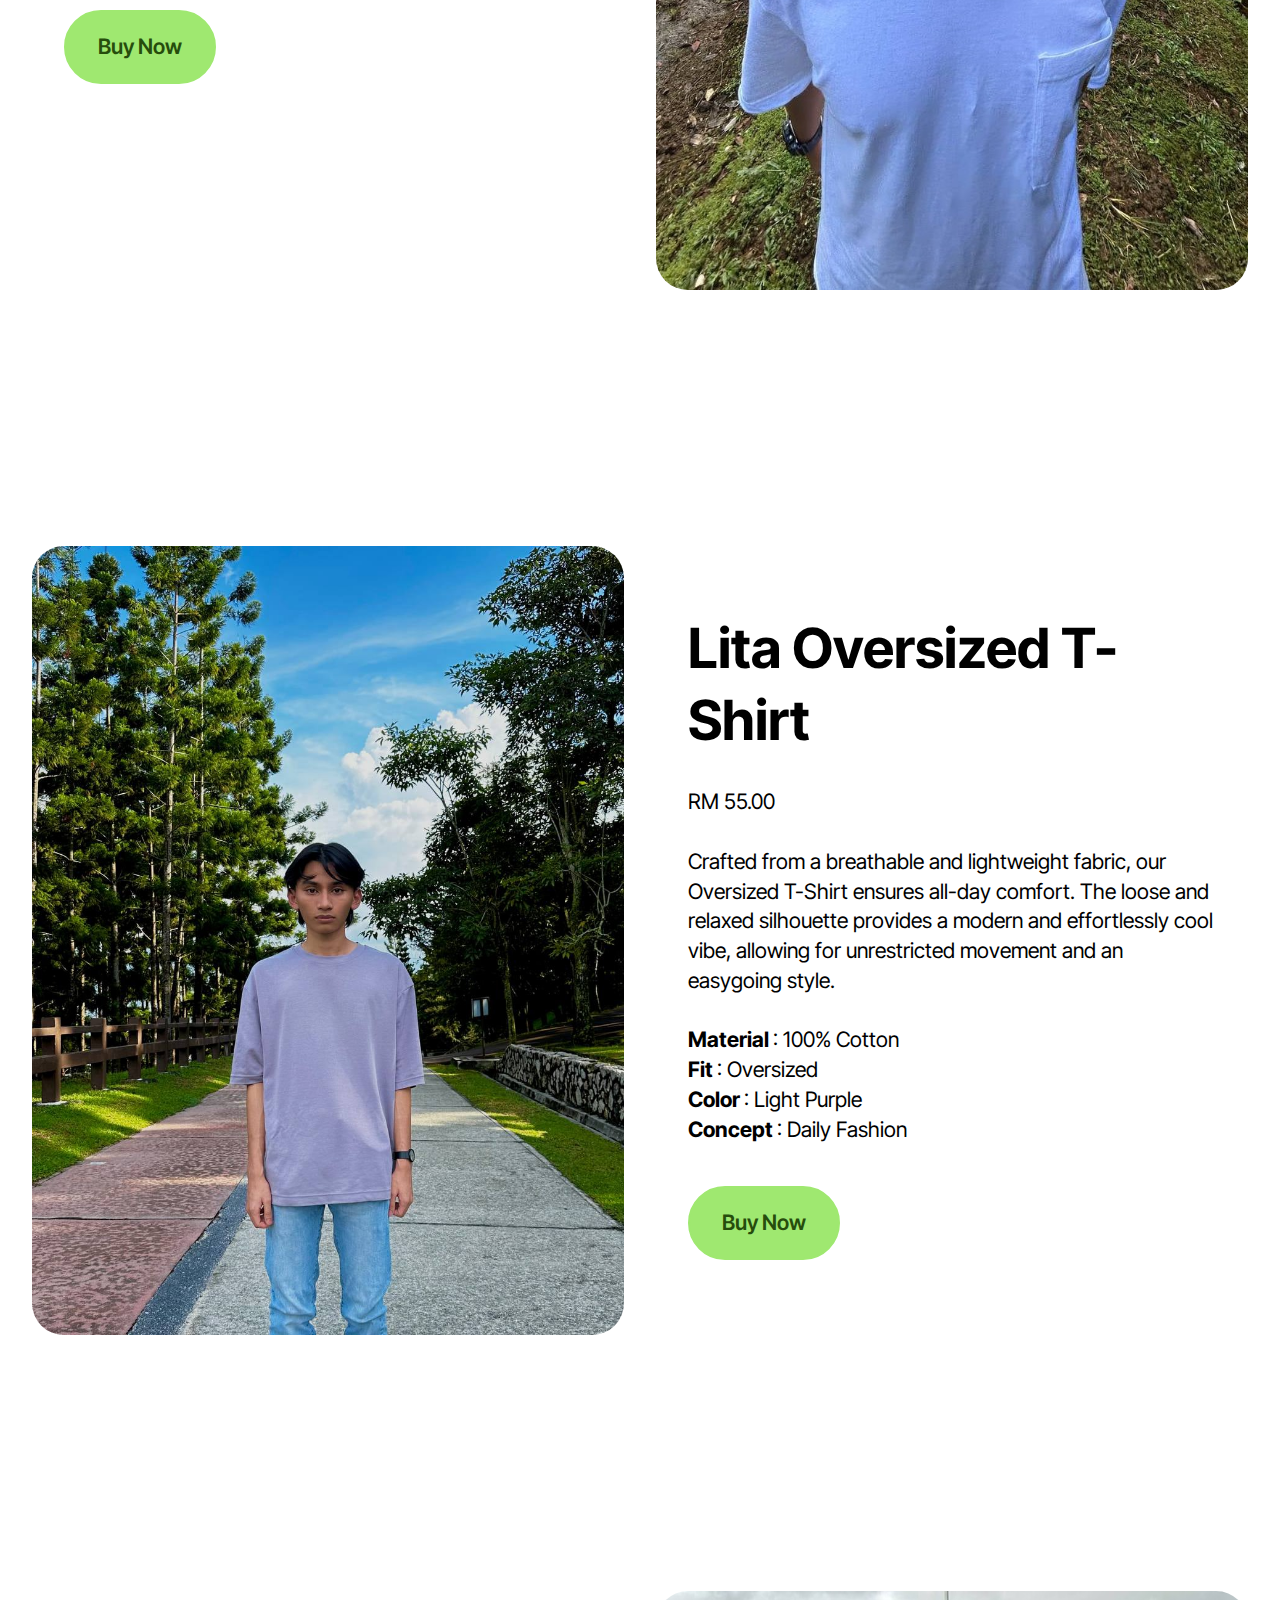
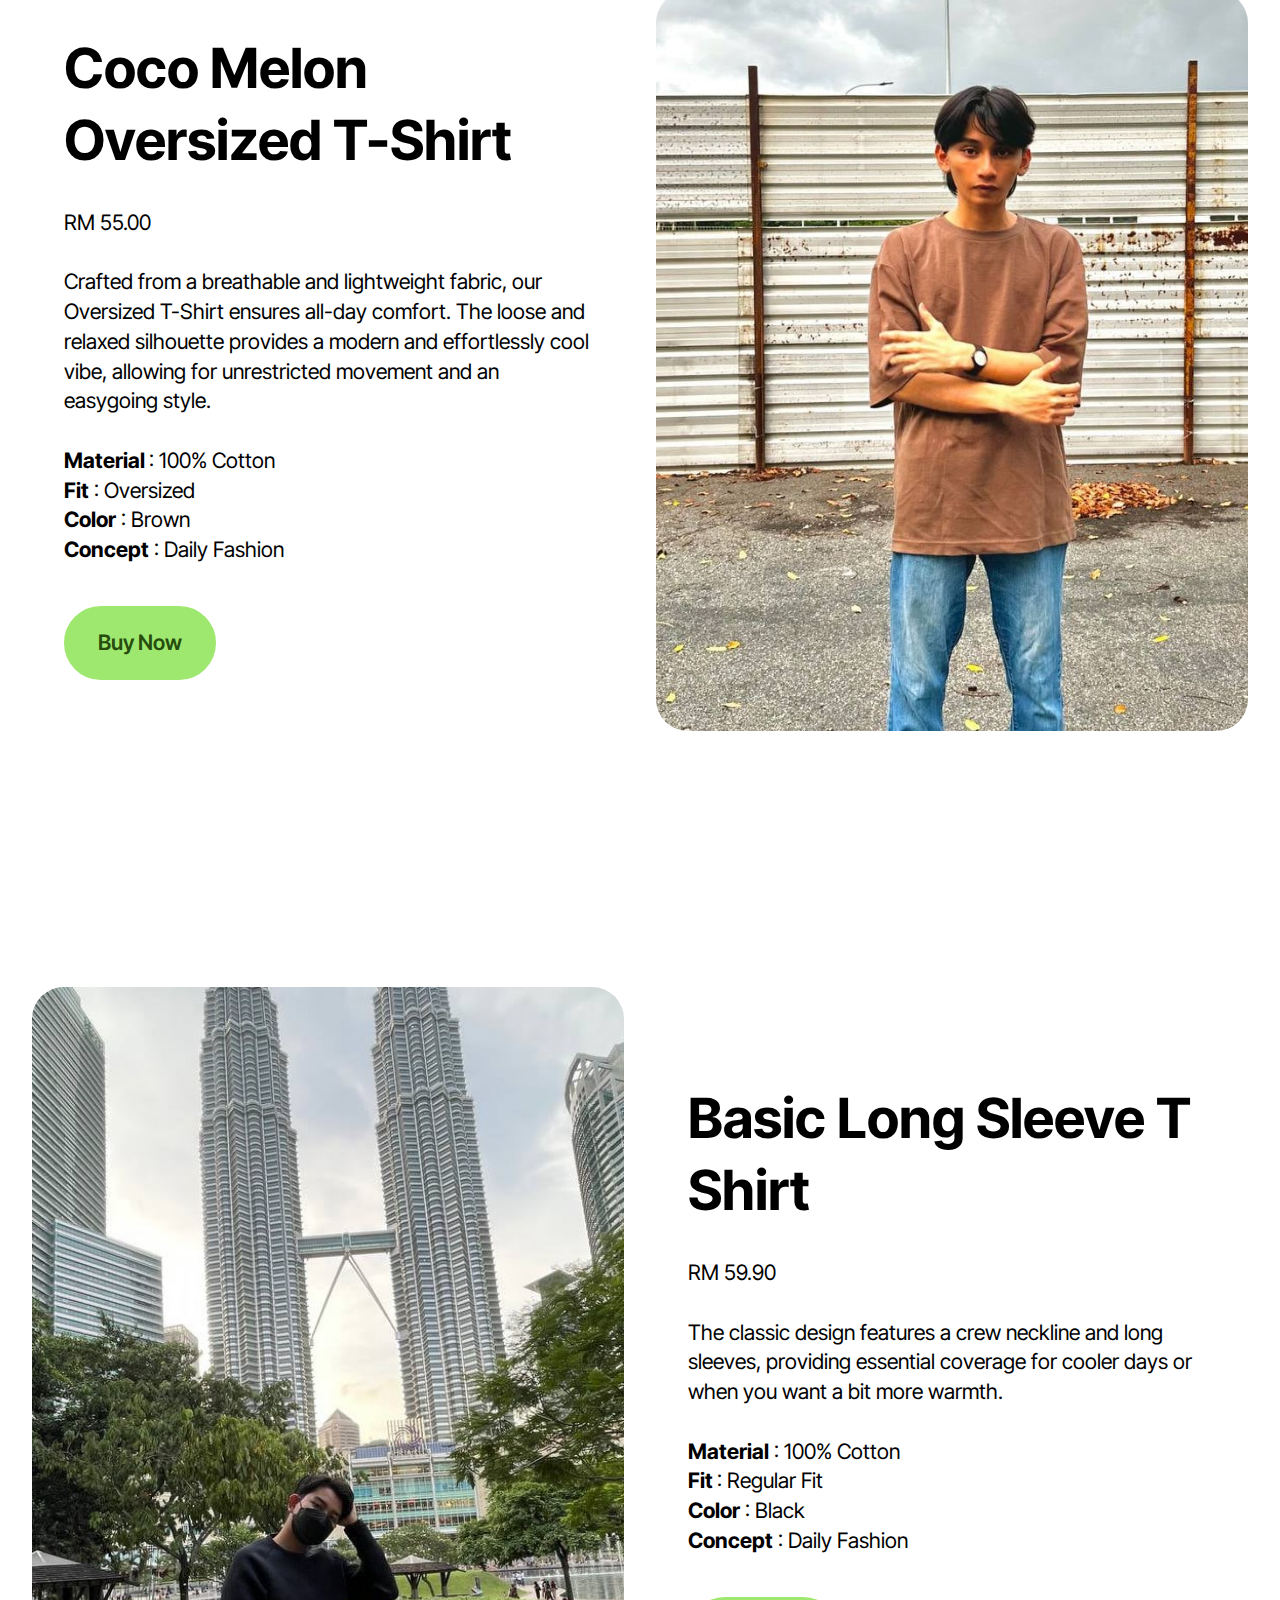
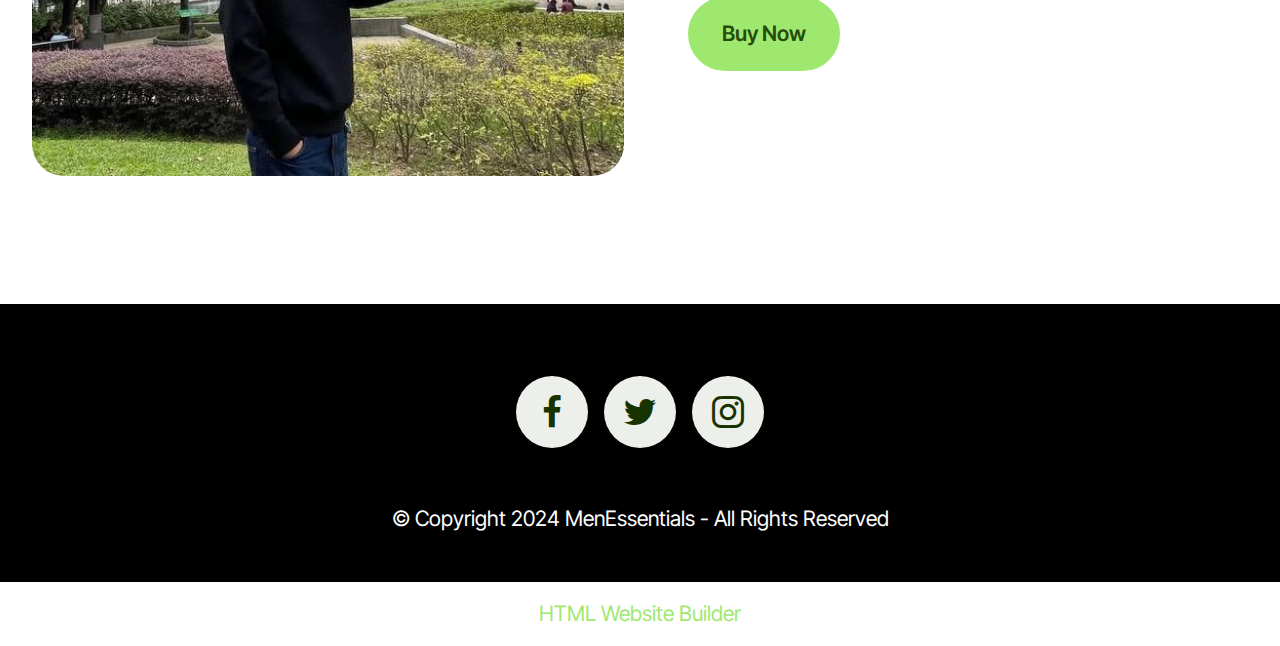
<file: tshirt.html>
<!DOCTYPE html>
<html  >
<head>
  <!-- Site made with Mobirise Website Builder v5.9.11, https://mobirise.com -->
  <meta charset="UTF-8">
  <meta http-equiv="X-UA-Compatible" content="IE=edge">
  <meta name="generator" content="Mobirise v5.9.11, mobirise.com">
  <meta name="viewport" content="width=device-width, initial-scale=1, minimum-scale=1">
  <link rel="shortcut icon" href="assets/images/melogoooo-115x89.png" type="image/x-icon">
  <meta name="description" content="">
  
  
  <title>tshirt</title>
  <link rel="stylesheet" href="assets/web/assets/mobirise-icons2/mobirise2.css">
  <link rel="stylesheet" href="assets/bootstrap/css/bootstrap.min.css">
  <link rel="stylesheet" href="assets/bootstrap/css/bootstrap-grid.min.css">
  <link rel="stylesheet" href="assets/bootstrap/css/bootstrap-reboot.min.css">
  <link rel="stylesheet" href="assets/dropdown/css/style.css">
  <link rel="stylesheet" href="assets/socicon/css/styles.css">
  <link rel="stylesheet" href="assets/theme/css/style.css">
  <link rel="preload" href="https://fonts.googleapis.com/css?family=Inter+Tight:100,200,300,400,500,600,700,800,900,100i,200i,300i,400i,500i,600i,700i,800i,900i&display=swap" as="style" onload="this.onload=null;this.rel='stylesheet'">
  <noscript><link rel="stylesheet" href="https://fonts.googleapis.com/css?family=Inter+Tight:100,200,300,400,500,600,700,800,900,100i,200i,300i,400i,500i,600i,700i,800i,900i&display=swap"></noscript>
  <link rel="preload" href="https://fonts.googleapis.com/css?family=Montserrat:100,200,300,400,500,600,700,800,900,100i,200i,300i,400i,500i,600i,700i,800i,900i&display=swap" as="style" onload="this.onload=null;this.rel='stylesheet'">
  <noscript><link rel="stylesheet" href="https://fonts.googleapis.com/css?family=Montserrat:100,200,300,400,500,600,700,800,900,100i,200i,300i,400i,500i,600i,700i,800i,900i&display=swap"></noscript>
  <link rel="preload" as="style" href="assets/mobirise/css/mbr-additional.css"><link rel="stylesheet" href="assets/mobirise/css/mbr-additional.css" type="text/css">

  
  
  
</head>
<body>
  
  <section data-bs-version="5.1" class="menu menu3 cid-u0o6Jhg5jO" once="menu" id="menu03-4">
	

	<nav class="navbar navbar-dropdown navbar-fixed-top navbar-expand-lg">
		<div class="container">
			<div class="navbar-brand">
				<span class="navbar-logo">
					<a href="index.html">
						<img src="assets/images/melogoooo-115x89.png" alt="Mobirise Website Builder" style="height: 2.8rem;">
					</a>
				</span>
				
			</div>
			<button class="navbar-toggler" type="button" data-toggle="collapse" data-bs-toggle="collapse" data-target="#navbarSupportedContent" data-bs-target="#navbarSupportedContent" aria-controls="navbarNavAltMarkup" aria-expanded="false" aria-label="Toggle navigation">
				<div class="hamburger">
					<span></span>
					<span></span>
					<span></span>
					<span></span>
				</div>
			</button>
			<div class="collapse navbar-collapse" id="navbarSupportedContent">
				<ul class="navbar-nav nav-dropdown nav-right" data-app-modern-menu="true"><li class="nav-item">
						<a class="nav-link link text-black text-primary display-4" href="about.html">About</a>
					</li>
					<li class="nav-item">
						<a class="nav-link link text-black text-primary display-4" href="tshirt.html" aria-expanded="false">T-shirt</a>
					</li>
					<li class="nav-item"><a class="nav-link link text-black text-primary display-4" href="shirt.html">Shirt</a></li><li class="nav-item dropdown">
						<a class="nav-link link text-black dropdown-toggle display-4" href="https://mobiri.se" data-toggle="dropdown-submenu" data-bs-toggle="dropdown" data-bs-auto-close="outside" aria-expanded="false">Bottoms</a><div class="dropdown-menu" aria-labelledby="dropdown-321"><a class="text-black dropdown-item text-primary display-4" href="jeans.html">Jeans</a><a class="text-black show dropdown-item text-primary display-4" href="slack.html">Slacks</a></div>
					</li><li class="nav-item"><a class="nav-link link text-black text-primary display-4" href="shoes.html">Shoes</a></li><li class="nav-item"><a class="nav-link link text-black text-primary display-4" href="bags.html">Bags</a></li></ul>
				<div class="icons-menu">
					<a class="iconfont-wrapper" href="contact.html">
						<span class="p-2 mbr-iconfont mobi-mbri-phone mobi-mbri"></span>
					</a>
					
					
					
				</div>
				
			</div>
		</div>
	</nav>
</section>

<section data-bs-version="5.1" class="features024 cid-u0o9pwOCcD" id="features024-5">
  

  
  

  <div class="container">
    <div class="row justify-content-center align-items-center">
      <div class="col-12">
        <div class="card-wrapper">
          <div class="row">
            <div class="col-12 col-md-12 col-lg-6 image-wrapper">
              <img class="w-100" src="assets/images/msg-4019791564.jpg" alt="Mobirise Website Builder">
            </div>
            <div class="col-12 col-lg col-md-12">
              <div class="text-wrapper align-left">
                <h5 class="mbr-section-title mbr-fonts-style mb-4 display-2">
                  <strong>Basic Oversized</strong><br><strong>T-shirt</strong>
                </h5>
                <p class="price mbr-fonts-style mb-4 display-7">
                  RM 49.90<br><br>This perfectly shaped plain T-shirt boasts an oversized fit, striking a balance between comfort and modern style. Its loose silhouette and high-quality fabric make it an effortlessly chic wardrobe essential.<br>
                </p>
                <p class="mbr-text mbr-fonts-style mb-4 display-7"><strong>Material</strong> : 100% Cotton<br><strong>Fit</strong> : Oversized<br><strong>Color&nbsp;</strong>: Deep Black , Solid Colour<br><strong>Concept</strong> : Daily Fashion</p>
                <div class="mbr-section-btn mt-3"><a class="btn btn-lg btn-primary display-7" href="contact.html" target="_blank">Buy now</a></div>
              </div>
            </div>
          </div>
        </div>
      </div>
    </div>
  </div>
</section>

<section data-bs-version="5.1" class="features025 cid-u0ofsIx4sC" id="features025-6">
  

  
  

  <div class="container">
    <div class="row justify-content-center align-items-center">
      <div class="col-12">
        <div class="card-wrapper">
          <div class="row">
            <div class="col-12 col-md-12 col-lg-6 image-wrapper">
              <img class="w-100" src="assets/images/ammaruniq-1256x1169.jpg" alt="Mobirise Website Builder">
            </div>
            <div class="col-12 col-lg col-md-12">
              <div class="text-wrapper align-left">
                <h5 class="mbr-section-title mbr-fonts-style mb-4 display-2">
                  <strong>Basic Plain Collared T-Shirt</strong></h5>
                <p class="price mbr-fonts-style mb-4 display-7">
                  RM 65.00<br>
                </p>
                <p class="mbr-text mbr-fonts-style mb-4 display-7">A wardrobe essential that skillfully blends classic elegance with simplicity. This t-shirt's smooth, breathable cotton construction guarantees comfort all day.&nbsp;<br><br><strong>Material</strong> : 100% Cotton
<br><strong>Fit</strong> : Regular Fit<br><strong>Color</strong> : Brown<br><strong>Concept</strong> : Daily Fashion<br>
                </p>
                <div class="mbr-section-btn mt-3"><a class="btn btn-lg btn-primary display-7" href="contact.html" target="_blank">Buy now</a></div>
              </div>
            </div>
          </div>
        </div>
      </div>
    </div>
  </div>
</section>

<section data-bs-version="5.1" class="start article2 cid-u0W6aB1em0" id="article02-u">
	

	
	

	<div class="container">
		<div class="row justify-content-center">
			<div class="col-12 col-md-12 col-lg-6 image-wrapper">
				<img class="w-100" src="assets/images/ben-960x1280.jpeg" alt="Mobirise Website Builder">
			</div>
			<div class="col-12 col-md-12 col-lg">
				<div class="text-wrapper align-left">
					<h1 class="mbr-section-title mbr-fonts-style mb-4 display-2"><strong>Pocket Tee</strong></h1>
					<p class="mbr-text align-left mbr-fonts-style mb-4 display-7">RM 45.00<br><br>A classic and effortlessly stylish addition to your everyday wardrobe. This tee combines comfort and functionality with a subtle touch of flair, making it a reliable choice for various occasions.<br><br><strong>Material</strong> : 100% Cotton
<br><strong>Fit</strong> : Regular Fit
<br><strong>Color&nbsp;</strong>: Blue Black<br><strong>Concept</strong> : Daily Fashion<br></p>
					<div class="mbr-section-btn align-left mt-3"><a class="btn btn-primary display-7" href="contact.html" target="_blank">Buy Now</a></div>
				</div>
			</div>
		</div>
	</div>
</section>

<section data-bs-version="5.1" class="start article4 cid-u0W6b8F5ct" id="article04-v">
	

	
	

	<div class="container">
		<div class="row justify-content-center">
			<div class="col-12 col-md-12 col-lg-6 image-wrapper">
				<img class="w-100" src="assets/images/white-960x1280.jpeg" alt="Mobirise Website Builder">
			</div>
			<div class="col-12 col-md-12 col-lg">
				<div class="text-wrapper align-left">
					<h1 class="mbr-section-title mbr-fonts-style mb-4 display-2"><strong>Basic Pocket Tee</strong></h1>
					<p class="mbr-text mbr-fonts-style mb-4 display-7"></p><p>&nbsp;RM 39.90</p><br><p>A classic and effortlessly stylish addition to your everyday wardrobe. This tee combines comfort and functionality with a subtle touch of flair, making it a reliable choice for various occasions.<br><br><strong>Material</strong> : 100% Cotton
<br><strong>Fit </strong>: Regular Fit
<br><strong>Color</strong> : Solid White<br><strong>Concept</strong> : Daily Fashion<br></p><p></p>
					<div class="mbr-section-btn mt-3"><a class="btn btn-lg btn-primary display-7" href="contact.html" target="_blank">Buy Now</a></div>
				</div>
			</div>
		</div>
	</div>
</section>

<section data-bs-version="5.1" class="start article2 cid-u0W6bJqHGE" id="article02-w">
	

	
	

	<div class="container">
		<div class="row justify-content-center">
			<div class="col-12 col-md-12 col-lg-6 image-wrapper">
				<img class="w-100" src="assets/images/lightpurple-960x1280.jpg" alt="Mobirise Website Builder">
			</div>
			<div class="col-12 col-md-12 col-lg">
				<div class="text-wrapper align-left">
					<h1 class="mbr-section-title mbr-fonts-style mb-4 display-2"><strong>Lita Oversized T-Shirt</strong></h1>
					<p class="mbr-text align-left mbr-fonts-style mb-4 display-7">RM 55.00<br><br>Crafted from a breathable and lightweight fabric, our Oversized T-Shirt ensures all-day comfort. The loose and relaxed silhouette provides a modern and effortlessly cool vibe, allowing for unrestricted movement and an easygoing style.<br><br><strong>Material </strong>: 100% Cotton
<br><strong>Fit </strong>: Oversized
<br><strong>Color </strong>: Light Purple<br><strong>Concept </strong>: Daily Fashion<br>
					</p>
					<div class="mbr-section-btn align-left mt-3"><a class="btn btn-primary display-7" href="contact.html" target="_blank">Buy Now</a></div>
				</div>
			</div>
		</div>
	</div>
</section>

<section data-bs-version="5.1" class="start article4 cid-u0Wni24z7a" id="article04-x">
	

	
	

	<div class="container">
		<div class="row justify-content-center">
			<div class="col-12 col-md-12 col-lg-6 image-wrapper">
				<img class="w-100" src="assets/images/baggybrown-1024x1280.jpeg" alt="Mobirise Website Builder">
			</div>
			<div class="col-12 col-md-12 col-lg">
				<div class="text-wrapper align-left">
					<h1 class="mbr-section-title mbr-fonts-style mb-4 display-2"><strong>Coco Melon Oversized T-Shirt</strong></h1>
					<p class="mbr-text mbr-fonts-style mb-4 display-7">RM 55.00<br><br>Crafted from a breathable and lightweight fabric, our Oversized T-Shirt ensures all-day comfort. The loose and relaxed silhouette provides a modern and effortlessly cool vibe, allowing for unrestricted movement and an easygoing style.<br><br><strong>Material </strong>: 100% Cotton
<br><strong>Fit</strong> : Oversized
<br><strong>Color</strong> : Brown<br><strong>Concept</strong> : Daily Fashion<br></p>
					<div class="mbr-section-btn mt-3"><a class="btn btn-lg btn-primary display-7" href="contact.html" target="_blank">Buy Now</a></div>
				</div>
			</div>
		</div>
	</div>
</section>

<section data-bs-version="5.1" class="start article2 cid-u0WnivQAjA" id="article02-y">
	

	
	

	<div class="container">
		<div class="row justify-content-center">
			<div class="col-12 col-md-12 col-lg-6 image-wrapper">
				<img class="w-100" src="assets/images/wanklcc2-960x1280.jpeg" alt="Mobirise Website Builder">
			</div>
			<div class="col-12 col-md-12 col-lg">
				<div class="text-wrapper align-left">
					<h1 class="mbr-section-title mbr-fonts-style mb-4 display-2"><strong>Basic Long Sleeve&nbsp;T Shirt</strong></h1>
					<p class="mbr-text align-left mbr-fonts-style mb-4 display-7">RM 59.90<br><br>The classic design features a crew neckline and long sleeves, providing essential coverage for cooler days or when you want a bit more warmth.<br><br><strong>Material</strong> : 100% Cotton
<br><strong>Fit </strong>: Regular Fit<br><strong>Color</strong> : Black<br><strong>Concept</strong> : Daily Fashion<br></p>
					<div class="mbr-section-btn align-left mt-3"><a class="btn btn-primary display-7" href="contact.html" target="_blank">Buy Now</a></div>
				</div>
			</div>
		</div>
	</div>
</section>

<section data-bs-version="5.1" class="footer3 cid-u0Z6p1mG8l" once="footers" id="footer03-1o">

        

    

    <div class="container">
        <div class="row">
            

            <div class="col-12 mt-4">
                <div class="social-row">
                    <div class="soc-item">
                        <a href="https://web.facebook.com/profile.php?id=61555668265165" target="_blank">
                            <span class="mbr-iconfont display-7 socicon-facebook socicon"></span>
                        </a>
                    </div>
                    <div class="soc-item">
                        <a href="https://twitter.com/ammarhdi" target="_blank">
                            <span class="mbr-iconfont socicon-twitter socicon"></span>
                        </a>
                    </div>
                    <div class="soc-item">
                        <a href="https://www.instagram.com/menessentialsofficial/?hl=en" target="_blank">
                            <span class="mbr-iconfont socicon-instagram socicon"></span>
                        </a>
                    </div>
                    
                    
                </div>
            </div>
            <div class="col-12 mt-5">
                <p class="mbr-fonts-style copyright display-7">
                    © Copyright 2024 MenEssentials - All Rights Reserved
                </p>
            </div>
        </div>
    </div>
</section><section class="display-7" style="padding: 0;align-items: center;justify-content: center;flex-wrap: wrap;    align-content: center;display: flex;position: relative;height: 4rem;"><a href="https://mobiri.se/3127865" style="flex: 1 1;height: 4rem;position: absolute;width: 100%;z-index: 1;"><img alt="" style="height: 4rem;" src="[data-uri]"></a><p style="margin: 0;text-align: center;" class="display-7">&#8204;</p><a style="z-index:1" href="https://mobirise.com/html-builder.html">HTML Website Builder</a></section><script src="assets/bootstrap/js/bootstrap.bundle.min.js"></script>  <script src="assets/smoothscroll/smooth-scroll.js"></script>  <script src="assets/ytplayer/index.js"></script>  <script src="assets/dropdown/js/navbar-dropdown.js"></script>  <script src="assets/theme/js/script.js"></script>  
  
  
</body>
</html>
</file>
<file: assets/web/assets/mobirise-icons2/mobirise2.css>
@font-face {
  font-family: 'Moririse2';
  font-display: swap;
  src:  url('mobirise2.eot?f2bix4');
  src:  url('mobirise2.eot?f2bix4#iefix') format('embedded-opentype'),
    url('mobirise2.ttf?f2bix4') format('truetype'),
    url('mobirise2.woff?f2bix4') format('woff'),
    url('mobirise2.svg?f2bix4#mobirise2') format('svg');
  font-weight: normal;
  font-style: normal;
}

[class^="mobi-"], [class*=" mobi-"] {
  /* use !important to prevent issues with browser extensions that change fonts */
  font-family: 'Moririse2' !important;
  speak: none;
  font-style: normal;
  font-weight: normal;
  font-variant: normal;
  text-transform: none;
  line-height: 1;

  /* Better Font Rendering =========== */
  -webkit-font-smoothing: antialiased;
  -moz-osx-font-smoothing: grayscale;
}

.mobi-mbri-add-submenu:before {
  content: "\e900";
}
.mobi-mbri-alert:before {
  content: "\e901";
}
.mobi-mbri-align-center:before {
  content: "\e902";
}
.mobi-mbri-align-justify:before {
  content: "\e903";
}
.mobi-mbri-align-left:before {
  content: "\e904";
}
.mobi-mbri-align-right:before {
  content: "\e905";
}
.mobi-mbri-android:before {
  content: "\e906";
}
.mobi-mbri-apple:before {
  content: "\e907";
}
.mobi-mbri-arrow-down:before {
  content: "\e908";
}
.mobi-mbri-arrow-next:before {
  content: "\e909";
}
.mobi-mbri-arrow-prev:before {
  content: "\e90a";
}
.mobi-mbri-arrow-up:before {
  content: "\e90b";
}
.mobi-mbri-bold:before {
  content: "\e90c";
}
.mobi-mbri-bookmark:before {
  content: "\e90d";
}
.mobi-mbri-bootstrap:before {
  content: "\e90e";
}
.mobi-mbri-briefcase:before {
  content: "\e90f";
}
.mobi-mbri-browse:before {
  content: "\e910";
}
.mobi-mbri-bulleted-list:before {
  content: "\e911";
}
.mobi-mbri-calendar:before {
  content: "\e912";
}
.mobi-mbri-camera:before {
  content: "\e913";
}
.mobi-mbri-cart-add:before {
  content: "\e914";
}
.mobi-mbri-cart-full:before {
  content: "\e915";
}
.mobi-mbri-cash:before {
  content: "\e916";
}
.mobi-mbri-change-style:before {
  content: "\e917";
}
.mobi-mbri-chat:before {
  content: "\e918";
}
.mobi-mbri-clock:before {
  content: "\e919";
}
.mobi-mbri-close:before {
  content: "\e91a";
}
.mobi-mbri-cloud:before {
  content: "\e91b";
}
.mobi-mbri-code:before {
  content: "\e91c";
}
.mobi-mbri-contact-form:before {
  content: "\e91d";
}
.mobi-mbri-credit-card:before {
  content: "\e91e";
}
.mobi-mbri-cursor-click:before {
  content: "\e91f";
}
.mobi-mbri-cust-feedback:before {
  content: "\e920";
}
.mobi-mbri-database:before {
  content: "\e921";
}
.mobi-mbri-delivery:before {
  content: "\e922";
}
.mobi-mbri-desktop:before {
  content: "\e923";
}
.mobi-mbri-devices:before {
  content: "\e924";
}
.mobi-mbri-down:before {
  content: "\e925";
}
.mobi-mbri-download-2:before {
  content: "\e926";
}
.mobi-mbri-download:before {
  content: "\e927";
}
.mobi-mbri-drag-n-drop-2:before {
  content: "\e928";
}
.mobi-mbri-drag-n-drop:before {
  content: "\e929";
}
.mobi-mbri-edit-2:before {
  content: "\e92a";
}
.mobi-mbri-edit:before {
  content: "\e92b";
}
.mobi-mbri-error:before {
  content: "\e92c";
}
.mobi-mbri-extension:before {
  content: "\e92d";
}
.mobi-mbri-features:before {
  content: "\e92e";
}
.mobi-mbri-file:before {
  content: "\e92f";
}
.mobi-mbri-flag:before {
  content: "\e930";
}
.mobi-mbri-folder:before {
  content: "\e931";
}
.mobi-mbri-gift:before {
  content: "\e932";
}
.mobi-mbri-github:before {
  content: "\e933";
}
.mobi-mbri-globe-2:before {
  content: "\e934";
}
.mobi-mbri-globe:before {
  content: "\e935";
}
.mobi-mbri-growing-chart:before {
  content: "\e936";
}
.mobi-mbri-hearth:before {
  content: "\e937";
}
.mobi-mbri-help:before {
  content: "\e938";
}
.mobi-mbri-home:before {
  content: "\e939";
}
.mobi-mbri-hot-cup:before {
  content: "\e93a";
}
.mobi-mbri-idea:before {
  content: "\e93b";
}
.mobi-mbri-image-gallery:before {
  content: "\e93c";
}
.mobi-mbri-image-slider:before {
  content: "\e93d";
}
.mobi-mbri-info:before {
  content: "\e93e";
}
.mobi-mbri-italic:before {
  content: "\e93f";
}
.mobi-mbri-key:before {
  content: "\e940";
}
.mobi-mbri-laptop:before {
  content: "\e941";
}
.mobi-mbri-layers:before {
  content: "\e942";
}
.mobi-mbri-left-right:before {
  content: "\e943";
}
.mobi-mbri-left:before {
  content: "\e944";
}
.mobi-mbri-letter:before {
  content: "\e945";
}
.mobi-mbri-like:before {
  content: "\e946";
}
.mobi-mbri-link:before {
  content: "\e947";
}
.mobi-mbri-lock:before {
  content: "\e948";
}
.mobi-mbri-login:before {
  content: "\e949";
}
.mobi-mbri-logout:before {
  content: "\e94a";
}
.mobi-mbri-magic-stick:before {
  content: "\e94b";
}
.mobi-mbri-map-pin:before {
  content: "\e94c";
}
.mobi-mbri-menu:before {
  content: "\e94d";
}
.mobi-mbri-mobile-2:before {
  content: "\e94e";
}
.mobi-mbri-mobile-horizontal:before {
  content: "\e94f";
}
.mobi-mbri-mobile:before {
  content: "\e950";
}
.mobi-mbri-mobirise:before {
  content: "\e951";
}
.mobi-mbri-more-horizontal:before {
  content: "\e952";
}
.mobi-mbri-more-vertical:before {
  content: "\e953";
}
.mobi-mbri-music:before {
  content: "\e954";
}
.mobi-mbri-new-file:before {
  content: "\e955";
}
.mobi-mbri-numbered-list:before {
  content: "\e956";
}
.mobi-mbri-opened-folder:before {
  content: "\e957";
}
.mobi-mbri-pages:before {
  content: "\e958";
}
.mobi-mbri-paper-plane:before {
  content: "\e959";
}
.mobi-mbri-paperclip:before {
  content: "\e95a";
}
.mobi-mbri-phone:before {
  content: "\e95b";
}
.mobi-mbri-photo:before {
  content: "\e95c";
}
.mobi-mbri-photos:before {
  content: "\e95d";
}
.mobi-mbri-pin:before {
  content: "\e95e";
}
.mobi-mbri-play:before {
  content: "\e95f";
}
.mobi-mbri-plus:before {
  content: "\e960";
}
.mobi-mbri-preview:before {
  content: "\e961";
}
.mobi-mbri-print:before {
  content: "\e962";
}
.mobi-mbri-protect:before {
  content: "\e963";
}
.mobi-mbri-question:before {
  content: "\e964";
}
.mobi-mbri-quote-left:before {
  content: "\e965";
}
.mobi-mbri-quote-right:before {
  content: "\e966";
}
.mobi-mbri-redo:before {
  content: "\e967";
}
.mobi-mbri-refresh:before {
  content: "\e968";
}
.mobi-mbri-responsive-2:before {
  content: "\e969";
}
.mobi-mbri-responsive:before {
  content: "\e96a";
}
.mobi-mbri-right:before {
  content: "\e96b";
}
.mobi-mbri-rocket:before {
  content: "\e96c";
}
.mobi-mbri-sad-face:before {
  content: "\e96d";
}
.mobi-mbri-sale:before {
  content: "\e96e";
}
.mobi-mbri-save:before {
  content: "\e96f";
}
.mobi-mbri-search:before {
  content: "\e970";
}
.mobi-mbri-setting-2:before {
  content: "\e971";
}
.mobi-mbri-setting-3:before {
  content: "\e972";
}
.mobi-mbri-setting:before {
  content: "\e973";
}
.mobi-mbri-share:before {
  content: "\e974";
}
.mobi-mbri-shopping-bag:before {
  content: "\e975";
}
.mobi-mbri-shopping-basket:before {
  content: "\e976";
}
.mobi-mbri-shopping-cart:before {
  content: "\e977";
}
.mobi-mbri-sites:before {
  content: "\e978";
}
.mobi-mbri-smile-face:before {
  content: "\e979";
}
.mobi-mbri-speed:before {
  content: "\e97a";
}
.mobi-mbri-star:before {
  content: "\e97b";
}
.mobi-mbri-success:before {
  content: "\e97c";
}
.mobi-mbri-sun:before {
  content: "\e97d";
}
.mobi-mbri-sun2:before {
  content: "\e97e";
}
.mobi-mbri-tablet-vertical:before {
  content: "\e97f";
}
.mobi-mbri-tablet:before {
  content: "\e980";
}
.mobi-mbri-target:before {
  content: "\e981";
}
.mobi-mbri-timer:before {
  content: "\e982";
}
.mobi-mbri-to-ftp:before {
  content: "\e983";
}
.mobi-mbri-to-local-drive:before {
  content: "\e984";
}
.mobi-mbri-touch-swipe:before {
  content: "\e985";
}
.mobi-mbri-touch:before {
  content: "\e986";
}
.mobi-mbri-trash:before {
  content: "\e987";
}
.mobi-mbri-underline:before {
  content: "\e988";
}
.mobi-mbri-undo:before {
  content: "\e989";
}
.mobi-mbri-unlink:before {
  content: "\e98a";
}
.mobi-mbri-unlock:before {
  content: "\e98b";
}
.mobi-mbri-up-down:before {
  content: "\e98c";
}
.mobi-mbri-up:before {
  content: "\e98d";
}
.mobi-mbri-update:before {
  content: "\e98e";
}
.mobi-mbri-upload-2:before {
  content: "\e98f";
}
.mobi-mbri-upload:before {
  content: "\e990";
}
.mobi-mbri-user-2:before {
  content: "\e991";
}
.mobi-mbri-user:before {
  content: "\e992";
}
.mobi-mbri-users:before {
  content: "\e993";
}
.mobi-mbri-video-play:before {
  content: "\e994";
}
.mobi-mbri-video:before {
  content: "\e995";
}
.mobi-mbri-watch:before {
  content: "\e996";
}
.mobi-mbri-website-theme-2:before {
  content: "\e997";
}
.mobi-mbri-website-theme:before {
  content: "\e998";
}
.mobi-mbri-wifi:before {
  content: "\e999";
}
.mobi-mbri-windows:before {
  content: "\e99a";
}
.mobi-mbri-zoom-in:before {
  content: "\e99b";
}
.mobi-mbri-zoom-out:before {
  content: "\e99c";
}
</file>
<file: assets/parallax/jarallax.css>
.jarallax {
    position: relative;
    z-index: 0;
}
.jarallax > .jarallax-img {
    position: absolute;
    object-fit: cover;
    /* support for plugin https://github.com/bfred-it/object-fit-images */
    font-family: 'object-fit: cover;';
    top: 0;
    left: 0;
    width: 100%;
    height: 100%;
    z-index: -1;
}
</file>
<file: assets/dropdown/css/style.css>
.navbar-dropdown {
  left: 0;
  padding: 0;
  position: absolute;
  right: 0;
  top: 0;
  transition: all 0.45s ease;
  z-index: 1030;
  background: #282828; }
  .navbar-dropdown .navbar-logo {
    margin-right: 0.8rem;
    transition: margin 0.3s ease-in-out;
    vertical-align: middle; }
    .navbar-dropdown .navbar-logo img {
      height: 3.125rem;
      transition: all 0.3s ease-in-out; }
    .navbar-dropdown .navbar-logo.mbr-iconfont {
      font-size: 3.125rem;
      line-height: 3.125rem; }
  .navbar-dropdown .navbar-caption {
    font-weight: 700;
    white-space: normal;
    vertical-align: -4px;
    line-height: 3.125rem !important; }
    .navbar-dropdown .navbar-caption, .navbar-dropdown .navbar-caption:hover {
      color: inherit;
      text-decoration: none; }
  .navbar-dropdown .mbr-iconfont + .navbar-caption {
    vertical-align: -1px; }
  .navbar-dropdown.navbar-fixed-top {
    position: fixed; }
  .navbar-dropdown .navbar-brand span {
    vertical-align: -4px; }
  .navbar-dropdown.bg-color.transparent {
    background: none; }
  .navbar-dropdown.navbar-short .navbar-brand {
    padding: 0.625rem 0; }
    .navbar-dropdown.navbar-short .navbar-brand span {
      vertical-align: -1px; }
  .navbar-dropdown.navbar-short .navbar-caption {
    line-height: 2.375rem !important;
    vertical-align: -2px; }
  .navbar-dropdown.navbar-short .navbar-logo {
    margin-right: 0.5rem; }
    .navbar-dropdown.navbar-short .navbar-logo img {
      height: 2.375rem; }
    .navbar-dropdown.navbar-short .navbar-logo.mbr-iconfont {
      font-size: 2.375rem;
      line-height: 2.375rem; }
  .navbar-dropdown.navbar-short .mbr-table-cell {
    height: 3.625rem; }
  .navbar-dropdown .navbar-close {
    left: 0.6875rem;
    position: fixed;
    top: 0.75rem;
    z-index: 1000; }
  .navbar-dropdown .hamburger-icon {
    content: "";
    display: inline-block;
    vertical-align: middle;
    width: 16px;
    -webkit-box-shadow: 0 -6px 0 1px #282828,0 0 0 1px #282828,0 6px 0 1px #282828;
    -moz-box-shadow: 0 -6px 0 1px #282828,0 0 0 1px #282828,0 6px 0 1px #282828;
    box-shadow: 0 -6px 0 1px #282828,0 0 0 1px #282828,0 6px 0 1px #282828; }

.dropdown-menu .dropdown-toggle[data-toggle="dropdown-submenu"]::after {
  border-bottom: 0.35em solid transparent;
  border-left: 0.35em solid;
  border-right: 0;
  border-top: 0.35em solid transparent;
  margin-left: 0.3rem; }

.dropdown-menu .dropdown-item:focus {
  outline: 0; }

.nav-dropdown {
  font-size: 0.75rem;
  font-weight: 500;
  height: auto !important; }
  .nav-dropdown .nav-btn {
    padding-left: 1rem; }
  .nav-dropdown .link {
    margin: .667em 1.667em;
    font-weight: 500;
    padding: 0;
    transition: color .2s ease-in-out; }
    .nav-dropdown .link.dropdown-toggle {
      margin-right: 2.583em; }
      .nav-dropdown .link.dropdown-toggle::after {
        margin-left: .25rem;
        border-top: 0.35em solid;
        border-right: 0.35em solid transparent;
        border-left: 0.35em solid transparent;
        border-bottom: 0; }
      .nav-dropdown .link.dropdown-toggle[aria-expanded="true"] {
        margin: 0;
        padding: 0.667em 3.263em  0.667em 1.667em; }
  .nav-dropdown .link::after,
  .nav-dropdown .dropdown-item::after {
    color: inherit; }
  .nav-dropdown .btn {
    font-size: 0.75rem;
    font-weight: 700;
    letter-spacing: 0;
    margin-bottom: 0;
    padding-left: 1.25rem;
    padding-right: 1.25rem; }
  .nav-dropdown .dropdown-menu {
    border-radius: 0;
    border: 0;
    left: 0;
    margin: 0;
    padding-bottom: 1.25rem;
    padding-top: 1.25rem;
    position: relative; }
  .nav-dropdown .dropdown-submenu {
    margin-left: 0.125rem;
    top: 0; }
  .nav-dropdown .dropdown-item {
    font-weight: 500;
    line-height: 2;
    padding: 0.3846em 4.615em 0.3846em 1.5385em;
    position: relative;
    transition: color .2s ease-in-out, background-color .2s ease-in-out; }
    .nav-dropdown .dropdown-item::after {
      margin-top: -0.3077em;
      position: absolute;
      right: 1.1538em;
      top: 50%; }
    .nav-dropdown .dropdown-item:focus, .nav-dropdown .dropdown-item:hover {
      background: none; }

@media (max-width: 767px) {
  .nav-dropdown.navbar-toggleable-sm {
    bottom: 0;
    display: none;
    left: 0;
    overflow-x: hidden;
    position: fixed;
    top: 0;
    transform: translateX(-100%);
    -ms-transform: translateX(-100%);
    -webkit-transform: translateX(-100%);
    width: 18.75rem;
    z-index: 999; } }
.nav-dropdown.navbar-toggleable-xl {
  bottom: 0;
  display: none;
  left: 0;
  overflow-x: hidden;
  position: fixed;
  top: 0;
  transform: translateX(-100%);
  -ms-transform: translateX(-100%);
  -webkit-transform: translateX(-100%);
  width: 18.75rem;
  z-index: 999; }

.nav-dropdown-sm {
  display: block !important;
  overflow-x: hidden;
  overflow: auto;
  padding-top: 3.875rem; }
  .nav-dropdown-sm::after {
    content: "";
    display: block;
    height: 3rem;
    width: 100%; }
  .nav-dropdown-sm.collapse.in ~ .navbar-close {
    display: block !important; }
  .nav-dropdown-sm.collapsing, .nav-dropdown-sm.collapse.in {
    transform: translateX(0);
    -ms-transform: translateX(0);
    -webkit-transform: translateX(0);
    transition: all 0.25s ease-out;
    -webkit-transition: all 0.25s ease-out;
    background: #282828; }
  .nav-dropdown-sm.collapsing[aria-expanded="false"] {
    transform: translateX(-100%);
    -ms-transform: translateX(-100%);
    -webkit-transform: translateX(-100%); }
  .nav-dropdown-sm .nav-item {
    display: block;
    margin-left: 0 !important;
    padding-left: 0; }
  .nav-dropdown-sm .link,
  .nav-dropdown-sm .dropdown-item {
    border-top: 1px dotted rgba(255, 255, 255, 0.1);
    font-size: 0.8125rem;
    line-height: 1.6;
    margin: 0 !important;
    padding: 0.875rem 2.4rem 0.875rem 1.5625rem !important;
    position: relative;
    white-space: normal; }
    .nav-dropdown-sm .link:focus, .nav-dropdown-sm .link:hover,
    .nav-dropdown-sm .dropdown-item:focus,
    .nav-dropdown-sm .dropdown-item:hover {
      background: rgba(0, 0, 0, 0.2) !important;
      color: #c0a375; }
  .nav-dropdown-sm .nav-btn {
    position: relative;
    padding: 1.5625rem 1.5625rem 0 1.5625rem; }
    .nav-dropdown-sm .nav-btn::before {
      border-top: 1px dotted rgba(255, 255, 255, 0.1);
      content: "";
      left: 0;
      position: absolute;
      top: 0;
      width: 100%; }
    .nav-dropdown-sm .nav-btn + .nav-btn {
      padding-top: 0.625rem; }
      .nav-dropdown-sm .nav-btn + .nav-btn::before {
        display: none; }
  .nav-dropdown-sm .btn {
    padding: 0.625rem 0; }
  .nav-dropdown-sm .dropdown-toggle[data-toggle="dropdown-submenu"]::after {
    margin-left: .25rem;
    border-top: 0.35em solid;
    border-right: 0.35em solid transparent;
    border-left: 0.35em solid transparent;
    border-bottom: 0; }
  .nav-dropdown-sm .dropdown-toggle[data-toggle="dropdown-submenu"][aria-expanded="true"]::after {
    border-top: 0;
    border-right: 0.35em solid transparent;
    border-left: 0.35em solid transparent;
    border-bottom: 0.35em solid; }
  .nav-dropdown-sm .dropdown-menu {
    margin: 0;
    padding: 0;
    position: relative;
    top: 0;
    left: 0;
    width: 100%;
    border: 0;
    float: none;
    border-radius: 0;
    background: none; }
  .nav-dropdown-sm .dropdown-submenu {
    left: 100%;
    margin-left: 0.125rem;
    margin-top: -1.25rem;
    top: 0; }

.navbar-toggleable-sm .nav-dropdown .dropdown-menu {
  position: absolute; }

.navbar-toggleable-sm .nav-dropdown .dropdown-submenu {
  left: 100%;
  margin-left: 0.125rem;
  margin-top: -1.25rem;
  top: 0; }

.navbar-toggleable-sm.opened .nav-dropdown .dropdown-menu {
  position: relative; }

.navbar-toggleable-sm.opened .nav-dropdown .dropdown-submenu {
  left: 0;
  margin-left: 00rem;
  margin-top: 0rem;
  top: 0; }

.is-builder .nav-dropdown.collapsing {
  transition: none !important; }
</file>
<file: assets/socicon/css/styles.css>
@charset "UTF-8";

@font-face {
  font-family: 'Socicon';
  src:  url('../fonts/socicon.eot');
  src:  url('../fonts/socicon.eot?#iefix') format('embedded-opentype'),
    url('../fonts/socicon.woff2') format('woff2'),
    url('../fonts/socicon.ttf') format('truetype'),
    url('../fonts/socicon.woff') format('woff'),
    url('../fonts/socicon.svg#socicon') format('svg');
  font-weight: normal;
  font-style: normal;
  font-display: swap;
}

[data-icon]:before {
  font-family: "socicon" !important;
  content: attr(data-icon);
  font-style: normal !important;
  font-weight: normal !important;
  font-variant: normal !important;
  text-transform: none !important;
  speak: none;
  line-height: 1;
  -webkit-font-smoothing: antialiased;
  -moz-osx-font-smoothing: grayscale;
}

[class^="socicon-"], [class*=" socicon-"] {
  /* use !important to prevent issues with browser extensions that change fonts */
  font-family: 'Socicon' !important;
  speak: none;
  font-style: normal;
  font-weight: normal;
  font-variant: normal;
  text-transform: none;
  line-height: 1;

  /* Better Font Rendering =========== */
  -webkit-font-smoothing: antialiased;
  -moz-osx-font-smoothing: grayscale;
}

.socicon-eitaa:before {
  content: "\e97c";
}
.socicon-soroush:before {
  content: "\e97d";
}
.socicon-bale:before {
  content: "\e97e";
}
.socicon-zazzle:before {
  content: "\e97b";
}
.socicon-society6:before {
  content: "\e97a";
}
.socicon-redbubble:before {
  content: "\e979";
}
.socicon-avvo:before {
  content: "\e978";
}
.socicon-stitcher:before {
  content: "\e977";
}
.socicon-googlehangouts:before {
  content: "\e974";
}
.socicon-dlive:before {
  content: "\e975";
}
.socicon-vsco:before {
  content: "\e976";
}
.socicon-flipboard:before {
  content: "\e973";
}
.socicon-ubuntu:before {
  content: "\e958";
}
.socicon-artstation:before {
  content: "\e959";
}
.socicon-invision:before {
  content: "\e95a";
}
.socicon-torial:before {
  content: "\e95b";
}
.socicon-collectorz:before {
  content: "\e95c";
}
.socicon-seenthis:before {
  content: "\e95d";
}
.socicon-googleplaymusic:before {
  content: "\e95e";
}
.socicon-debian:before {
  content: "\e95f";
}
.socicon-filmfreeway:before {
  content: "\e960";
}
.socicon-gnome:before {
  content: "\e961";
}
.socicon-itchio:before {
  content: "\e962";
}
.socicon-jamendo:before {
  content: "\e963";
}
.socicon-mix:before {
  content: "\e964";
}
.socicon-sharepoint:before {
  content: "\e965";
}
.socicon-tinder:before {
  content: "\e966";
}
.socicon-windguru:before {
  content: "\e967";
}
.socicon-cdbaby:before {
  content: "\e968";
}
.socicon-elementaryos:before {
  content: "\e969";
}
.socicon-stage32:before {
  content: "\e96a";
}
.socicon-tiktok:before {
  content: "\e96b";
}
.socicon-gitter:before {
  content: "\e96c";
}
.socicon-letterboxd:before {
  content: "\e96d";
}
.socicon-threema:before {
  content: "\e96e";
}
.socicon-splice:before {
  content: "\e96f";
}
.socicon-metapop:before {
  content: "\e970";
}
.socicon-naver:before {
  content: "\e971";
}
.socicon-remote:before {
  content: "\e972";
}
.socicon-internet:before {
  content: "\e957";
}
.socicon-moddb:before {
  content: "\e94b";
}
.socicon-indiedb:before {
  content: "\e94c";
}
.socicon-traxsource:before {
  content: "\e94d";
}
.socicon-gamefor:before {
  content: "\e94e";
}
.socicon-pixiv:before {
  content: "\e94f";
}
.socicon-myanimelist:before {
  content: "\e950";
}
.socicon-blackberry:before {
  content: "\e951";
}
.socicon-wickr:before {
  content: "\e952";
}
.socicon-spip:before {
  content: "\e953";
}
.socicon-napster:before {
  content: "\e954";
}
.socicon-beatport:before {
  content: "\e955";
}
.socicon-hackerone:before {
  content: "\e956";
}
.socicon-hackernews:before {
  content: "\e946";
}
.socicon-smashwords:before {
  content: "\e947";
}
.socicon-kobo:before {
  content: "\e948";
}
.socicon-bookbub:before {
  content: "\e949";
}
.socicon-mailru:before {
  content: "\e94a";
}
.socicon-gitlab:before {
  content: "\e945";
}
.socicon-instructables:before {
  content: "\e944";
}
.socicon-portfolio:before {
  content: "\e943";
}
.socicon-codered:before {
  content: "\e940";
}
.socicon-origin:before {
  content: "\e941";
}
.socicon-nextdoor:before {
  content: "\e942";
}
.socicon-udemy:before {
  content: "\e93f";
}
.socicon-livemaster:before {
  content: "\e93e";
}
.socicon-crunchbase:before {
  content: "\e93b";
}
.socicon-homefy:before {
  content: "\e93c";
}
.socicon-calendly:before {
  content: "\e93d";
}
.socicon-realtor:before {
  content: "\e90f";
}
.socicon-tidal:before {
  content: "\e910";
}
.socicon-qobuz:before {
  content: "\e911";
}
.socicon-natgeo:before {
  content: "\e912";
}
.socicon-mastodon:before {
  content: "\e913";
}
.socicon-unsplash:before {
  content: "\e914";
}
.socicon-homeadvisor:before {
  content: "\e915";
}
.socicon-angieslist:before {
  content: "\e916";
}
.socicon-codepen:before {
  content: "\e917";
}
.socicon-slack:before {
  content: "\e918";
}
.socicon-openaigym:before {
  content: "\e919";
}
.socicon-logmein:before {
  content: "\e91a";
}
.socicon-fiverr:before {
  content: "\e91b";
}
.socicon-gotomeeting:before {
  content: "\e91c";
}
.socicon-aliexpress:before {
  content: "\e91d";
}
.socicon-guru:before {
  content: "\e91e";
}
.socicon-appstore:before {
  content: "\e91f";
}
.socicon-homes:before {
  content: "\e920";
}
.socicon-zoom:before {
  content: "\e921";
}
.socicon-alibaba:before {
  content: "\e922";
}
.socicon-craigslist:before {
  content: "\e923";
}
.socicon-wix:before {
  content: "\e924";
}
.socicon-redfin:before {
  content: "\e925";
}
.socicon-googlecalendar:before {
  content: "\e926";
}
.socicon-shopify:before {
  content: "\e927";
}
.socicon-freelancer:before {
  content: "\e928";
}
.socicon-seedrs:before {
  content: "\e929";
}
.socicon-bing:before {
  content: "\e92a";
}
.socicon-doodle:before {
  content: "\e92b";
}
.socicon-bonanza:before {
  content: "\e92c";
}
.socicon-squarespace:before {
  content: "\e92d";
}
.socicon-toptal:before {
  content: "\e92e";
}
.socicon-gust:before {
  content: "\e92f";
}
.socicon-ask:before {
  content: "\e930";
}
.socicon-trulia:before {
  content: "\e931";
}
.socicon-loomly:before {
  content: "\e932";
}
.socicon-ghost:before {
  content: "\e933";
}
.socicon-upwork:before {
  content: "\e934";
}
.socicon-fundable:before {
  content: "\e935";
}
.socicon-booking:before {
  content: "\e936";
}
.socicon-googlemaps:before {
  content: "\e937";
}
.socicon-zillow:before {
  content: "\e938";
}
.socicon-niconico:before {
  content: "\e939";
}
.socicon-toneden:before {
  content: "\e93a";
}
.socicon-augment:before {
  content: "\e908";
}
.socicon-bitbucket:before {
  content: "\e909";
}
.socicon-fyuse:before {
  content: "\e90a";
}
.socicon-yt-gaming:before {
  content: "\e90b";
}
.socicon-sketchfab:before {
  content: "\e90c";
}
.socicon-mobcrush:before {
  content: "\e90d";
}
.socicon-microsoft:before {
  content: "\e90e";
}
.socicon-pandora:before {
  content: "\e907";
}
.socicon-messenger:before {
  content: "\e906";
}
.socicon-gamewisp:before {
  content: "\e905";
}
.socicon-bloglovin:before {
  content: "\e904";
}
.socicon-tunein:before {
  content: "\e903";
}
.socicon-gamejolt:before {
  content: "\e901";
}
.socicon-trello:before {
  content: "\e902";
}
.socicon-spreadshirt:before {
  content: "\e900";
}
.socicon-500px:before {
  content: "\e000";
}
.socicon-8tracks:before {
  content: "\e001";
}
.socicon-airbnb:before {
  content: "\e002";
}
.socicon-alliance:before {
  content: "\e003";
}
.socicon-amazon:before {
  content: "\e004";
}
.socicon-amplement:before {
  content: "\e005";
}
.socicon-android:before {
  content: "\e006";
}
.socicon-angellist:before {
  content: "\e007";
}
.socicon-apple:before {
  content: "\e008";
}
.socicon-appnet:before {
  content: "\e009";
}
.socicon-baidu:before {
  content: "\e00a";
}
.socicon-bandcamp:before {
  content: "\e00b";
}
.socicon-battlenet:before {
  content: "\e00c";
}
.socicon-mixer:before {
  content: "\e00d";
}
.socicon-bebee:before {
  content: "\e00e";
}
.socicon-bebo:before {
  content: "\e00f";
}
.socicon-behance:before {
  content: "\e010";
}
.socicon-blizzard:before {
  content: "\e011";
}
.socicon-blogger:before {
  content: "\e012";
}
.socicon-buffer:before {
  content: "\e013";
}
.socicon-chrome:before {
  content: "\e014";
}
.socicon-coderwall:before {
  content: "\e015";
}
.socicon-curse:before {
  content: "\e016";
}
.socicon-dailymotion:before {
  content: "\e017";
}
.socicon-deezer:before {
  content: "\e018";
}
.socicon-delicious:before {
  content: "\e019";
}
.socicon-deviantart:before {
  content: "\e01a";
}
.socicon-diablo:before {
  content: "\e01b";
}
.socicon-digg:before {
  content: "\e01c";
}
.socicon-discord:before {
  content: "\e01d";
}
.socicon-disqus:before {
  content: "\e01e";
}
.socicon-douban:before {
  content: "\e01f";
}
.socicon-draugiem:before {
  content: "\e020";
}
.socicon-dribbble:before {
  content: "\e021";
}
.socicon-drupal:before {
  content: "\e022";
}
.socicon-ebay:before {
  content: "\e023";
}
.socicon-ello:before {
  content: "\e024";
}
.socicon-endomodo:before {
  content: "\e025";
}
.socicon-envato:before {
  content: "\e026";
}
.socicon-etsy:before {
  content: "\e027";
}
.socicon-facebook:before {
  content: "\e028";
}
.socicon-feedburner:before {
  content: "\e029";
}
.socicon-filmweb:before {
  content: "\e02a";
}
.socicon-firefox:before {
  content: "\e02b";
}
.socicon-flattr:before {
  content: "\e02c";
}
.socicon-flickr:before {
  content: "\e02d";
}
.socicon-formulr:before {
  content: "\e02e";
}
.socicon-forrst:before {
  content: "\e02f";
}
.socicon-foursquare:before {
  content: "\e030";
}
.socicon-friendfeed:before {
  content: "\e031";
}
.socicon-github:before {
  content: "\e032";
}
.socicon-goodreads:before {
  content: "\e033";
}
.socicon-google:before {
  content: "\e034";
}
.socicon-googlescholar:before {
  content: "\e035";
}
.socicon-googlegroups:before {
  content: "\e036";
}
.socicon-googlephotos:before {
  content: "\e037";
}
.socicon-googleplus:before {
  content: "\e038";
}
.socicon-grooveshark:before {
  content: "\e039";
}
.socicon-hackerrank:before {
  content: "\e03a";
}
.socicon-hearthstone:before {
  content: "\e03b";
}
.socicon-hellocoton:before {
  content: "\e03c";
}
.socicon-heroes:before {
  content: "\e03d";
}
.socicon-smashcast:before {
  content: "\e03e";
}
.socicon-horde:before {
  content: "\e03f";
}
.socicon-houzz:before {
  content: "\e040";
}
.socicon-icq:before {
  content: "\e041";
}
.socicon-identica:before {
  content: "\e042";
}
.socicon-imdb:before {
  content: "\e043";
}
.socicon-instagram:before {
  content: "\e044";
}
.socicon-issuu:before {
  content: "\e045";
}
.socicon-istock:before {
  content: "\e046";
}
.socicon-itunes:before {
  content: "\e047";
}
.socicon-keybase:before {
  content: "\e048";
}
.socicon-lanyrd:before {
  content: "\e049";
}
.socicon-lastfm:before {
  content: "\e04a";
}
.socicon-line:before {
  content: "\e04b";
}
.socicon-linkedin:before {
  content: "\e04c";
}
.socicon-livejournal:before {
  content: "\e04d";
}
.socicon-lyft:before {
  content: "\e04e";
}
.socicon-macos:before {
  content: "\e04f";
}
.socicon-mail:before {
  content: "\e050";
}
.socicon-medium:before {
  content: "\e051";
}
.socicon-meetup:before {
  content: "\e052";
}
.socicon-mixcloud:before {
  content: "\e053";
}
.socicon-modelmayhem:before {
  content: "\e054";
}
.socicon-mumble:before {
  content: "\e055";
}
.socicon-myspace:before {
  content: "\e056";
}
.socicon-newsvine:before {
  content: "\e057";
}
.socicon-nintendo:before {
  content: "\e058";
}
.socicon-npm:before {
  content: "\e059";
}
.socicon-odnoklassniki:before {
  content: "\e05a";
}
.socicon-openid:before {
  content: "\e05b";
}
.socicon-opera:before {
  content: "\e05c";
}
.socicon-outlook:before {
  content: "\e05d";
}
.socicon-overwatch:before {
  content: "\e05e";
}
.socicon-patreon:before {
  content: "\e05f";
}
.socicon-paypal:before {
  content: "\e060";
}
.socicon-periscope:before {
  content: "\e061";
}
.socicon-persona:before {
  content: "\e062";
}
.socicon-pinterest:before {
  content: "\e063";
}
.socicon-play:before {
  content: "\e064";
}
.socicon-player:before {
  content: "\e065";
}
.socicon-playstation:before {
  content: "\e066";
}
.socicon-pocket:before {
  content: "\e067";
}
.socicon-qq:before {
  content: "\e068";
}
.socicon-quora:before {
  content: "\e069";
}
.socicon-raidcall:before {
  content: "\e06a";
}
.socicon-ravelry:before {
  content: "\e06b";
}
.socicon-reddit:before {
  content: "\e06c";
}
.socicon-renren:before {
  content: "\e06d";
}
.socicon-researchgate:before {
  content: "\e06e";
}
.socicon-residentadvisor:before {
  content: "\e06f";
}
.socicon-reverbnation:before {
  content: "\e070";
}
.socicon-rss:before {
  content: "\e071";
}
.socicon-sharethis:before {
  content: "\e072";
}
.socicon-skype:before {
  content: "\e073";
}
.socicon-slideshare:before {
  content: "\e074";
}
.socicon-smugmug:before {
  content: "\e075";
}
.socicon-snapchat:before {
  content: "\e076";
}
.socicon-songkick:before {
  content: "\e077";
}
.socicon-soundcloud:before {
  content: "\e078";
}
.socicon-spotify:before {
  content: "\e079";
}
.socicon-stackexchange:before {
  content: "\e07a";
}
.socicon-stackoverflow:before {
  content: "\e07b";
}
.socicon-starcraft:before {
  content: "\e07c";
}
.socicon-stayfriends:before {
  content: "\e07d";
}
.socicon-steam:before {
  content: "\e07e";
}
.socicon-storehouse:before {
  content: "\e07f";
}
.socicon-strava:before {
  content: "\e080";
}
.socicon-streamjar:before {
  content: "\e081";
}
.socicon-stumbleupon:before {
  content: "\e082";
}
.socicon-swarm:before {
  content: "\e083";
}
.socicon-teamspeak:before {
  content: "\e084";
}
.socicon-teamviewer:before {
  content: "\e085";
}
.socicon-technorati:before {
  content: "\e086";
}
.socicon-telegram:before {
  content: "\e087";
}
.socicon-tripadvisor:before {
  content: "\e088";
}
.socicon-tripit:before {
  content: "\e089";
}
.socicon-triplej:before {
  content: "\e08a";
}
.socicon-tumblr:before {
  content: "\e08b";
}
.socicon-twitch:before {
  content: "\e08c";
}
.socicon-twitter:before {
  content: "\e08d";
}
.socicon-uber:before {
  content: "\e08e";
}
.socicon-ventrilo:before {
  content: "\e08f";
}
.socicon-viadeo:before {
  content: "\e090";
}
.socicon-viber:before {
  content: "\e091";
}
.socicon-viewbug:before {
  content: "\e092";
}
.socicon-vimeo:before {
  content: "\e093";
}
.socicon-vine:before {
  content: "\e094";
}
.socicon-vkontakte:before {
  content: "\e095";
}
.socicon-warcraft:before {
  content: "\e096";
}
.socicon-wechat:before {
  content: "\e097";
}
.socicon-weibo:before {
  content: "\e098";
}
.socicon-whatsapp:before {
  content: "\e099";
}
.socicon-wikipedia:before {
  content: "\e09a";
}
.socicon-windows:before {
  content: "\e09b";
}
.socicon-wordpress:before {
  content: "\e09c";
}
.socicon-wykop:before {
  content: "\e09d";
}
.socicon-xbox:before {
  content: "\e09e";
}
.socicon-xing:before {
  content: "\e09f";
}
.socicon-yahoo:before {
  content: "\e0a0";
}
.socicon-yammer:before {
  content: "\e0a1";
}
.socicon-yandex:before {
  content: "\e0a2";
}
.socicon-yelp:before {
  content: "\e0a3";
}
.socicon-younow:before {
  content: "\e0a4";
}
.socicon-youtube:before {
  content: "\e0a5";
}
.socicon-zapier:before {
  content: "\e0a6";
}
.socicon-zerply:before {
  content: "\e0a7";
}
.socicon-zomato:before {
  content: "\e0a8";
}
.socicon-zynga:before {
  content: "\e0a9";
}
</file>
<file: assets/theme/css/style.css>
@charset "UTF-8";
section {
  background-color: #ffffff;
}

body {
  font-style: normal;
  line-height: 1.5;
  font-weight: 400;
  color: #232323;
  position: relative;
}

button {
  background-color: transparent;
  border-color: transparent;
}

.embla__button,
.carousel-control {
  background-color: #edefea !important;
  opacity: 0.8 !important;
  color: #464845 !important;
  border-color: #edefea !important;
}

.carousel .close,
.modalWindow .close {
  background-color: #edefea !important;
  color: #464845 !important;
  border-color: #edefea !important;
  opacity: 0.8 !important;
}

.carousel .close:hover,
.modalWindow .close:hover {
  opacity: 1 !important;
}

.carousel-indicators li {
  background-color: #edefea !important;
  border: 2px solid #464845 !important;
}

.carousel-indicators li:hover,
.carousel-indicators li:active {
  opacity: 0.8 !important;
}

.embla__button:hover,
.carousel-control:hover {
  background-color: #edefea !important;
  opacity: 1 !important;
}

.modalWindow-video-container {
  height: 80%;
}

section,
.container,
.container-fluid {
  position: relative;
  word-wrap: break-word;
}

a.mbr-iconfont:hover {
  text-decoration: none;
}

.article .lead p,
.article .lead ul,
.article .lead ol,
.article .lead pre,
.article .lead blockquote {
  margin-bottom: 0;
}

a {
  font-style: normal;
  font-weight: 400;
  cursor: pointer;
}
a, a:hover {
  text-decoration: none;
}

.mbr-section-title {
  font-style: normal;
  line-height: 1.3;
}

.mbr-section-subtitle {
  line-height: 1.3;
}

.mbr-text {
  font-style: normal;
  line-height: 1.7;
}

h1,
h2,
h3,
h4,
h5,
h6,
.display-1,
.display-2,
.display-4,
.display-5,
.display-7,
span,
p,
a {
  line-height: 1;
  word-break: break-word;
  word-wrap: break-word;
  font-weight: 400;
}

b,
strong {
  font-weight: bold;
}

input:-webkit-autofill, input:-webkit-autofill:hover, input:-webkit-autofill:focus, input:-webkit-autofill:active {
  transition-delay: 9999s;
  -webkit-transition-property: background-color, color;
  transition-property: background-color, color;
}

textarea[type=hidden] {
  display: none;
}

section {
  background-position: 50% 50%;
  background-repeat: no-repeat;
  background-size: cover;
}
section .mbr-background-video,
section .mbr-background-video-preview {
  position: absolute;
  bottom: 0;
  left: 0;
  right: 0;
  top: 0;
}

.hidden {
  visibility: hidden;
}

.mbr-z-index20 {
  z-index: 20;
}

/*! Base colors */
.mbr-white {
  color: #ffffff;
}

.mbr-black {
  color: #111111;
}

.mbr-bg-white {
  background-color: #ffffff;
}

.mbr-bg-black {
  background-color: #000000;
}

/*! Text-aligns */
.align-left {
  text-align: left;
}

.align-center {
  text-align: center;
}

.align-right {
  text-align: right;
}

/*! Font-weight  */
.mbr-light {
  font-weight: 300;
}

.mbr-regular {
  font-weight: 400;
}

.mbr-semibold {
  font-weight: 500;
}

.mbr-bold {
  font-weight: 700;
}

/*! Media  */
.media-content {
  flex-basis: 100%;
}

.media-container-row {
  display: flex;
  flex-direction: row;
  flex-wrap: wrap;
  justify-content: center;
  align-content: center;
  align-items: start;
}
.media-container-row .media-size-item {
  width: 400px;
}

.media-container-column {
  display: flex;
  flex-direction: column;
  flex-wrap: wrap;
  justify-content: center;
  align-content: center;
  align-items: stretch;
}
.media-container-column > * {
  width: 100%;
}

@media (min-width: 992px) {
  .media-container-row {
    flex-wrap: nowrap;
  }
}
figure {
  margin-bottom: 0;
  overflow: hidden;
}

figure[mbr-media-size] {
  transition: width 0.1s;
}

img,
iframe {
  display: block;
  width: 100%;
}

.card {
  background-color: transparent;
  border: none;
}

.card-box {
  width: 100%;
}

.card-img {
  text-align: center;
  flex-shrink: 0;
  -webkit-flex-shrink: 0;
}

.media {
  max-width: 100%;
  margin: 0 auto;
}

.mbr-figure {
  align-self: center;
}

.media-container > div {
  max-width: 100%;
}

.mbr-figure img,
.card-img img {
  width: 100%;
}

@media (max-width: 991px) {
  .media-size-item {
    width: auto !important;
  }
  .media {
    width: auto;
  }
  .mbr-figure {
    width: 100% !important;
  }
}
/*! Buttons */
.mbr-section-btn {
  margin-left: -0.6rem;
  margin-right: -0.6rem;
  font-size: 0;
}

.btn {
  font-weight: 600;
  border-width: 1px;
  font-style: normal;
  margin: 0.6rem 0.6rem;
  white-space: normal;
  transition: all 0.2s ease-in-out;
  display: inline-flex;
  align-items: center;
  justify-content: center;
  word-break: break-word;
}

.btn-sm {
  font-weight: 600;
  letter-spacing: 0px;
  transition: all 0.3s ease-in-out;
}

.btn-md {
  font-weight: 600;
  letter-spacing: 0px;
  transition: all 0.3s ease-in-out;
}

.btn-lg {
  font-weight: 600;
  letter-spacing: 0px;
  transition: all 0.3s ease-in-out;
}

.btn-form {
  margin: 0;
}
.btn-form:hover {
  cursor: pointer;
}

nav .mbr-section-btn {
  margin-left: 0rem;
  margin-right: 0rem;
}

/*! Btn icon margin */
.btn .mbr-iconfont,
.btn.btn-sm .mbr-iconfont {
  order: 1;
  cursor: pointer;
  margin-left: 0.5rem;
  vertical-align: sub;
}

.btn.btn-md .mbr-iconfont,
.btn.btn-md .mbr-iconfont {
  margin-left: 0.8rem;
}

.mbr-regular {
  font-weight: 400;
}

.mbr-semibold {
  font-weight: 500;
}

.mbr-bold {
  font-weight: 700;
}

[type=submit] {
  -webkit-appearance: none;
}

/*! Full-screen */
.mbr-fullscreen .mbr-overlay {
  min-height: 100vh;
}

.mbr-fullscreen {
  display: flex;
  display: -moz-flex;
  display: -ms-flex;
  display: -o-flex;
  align-items: center;
  min-height: 100vh;
  padding-top: 3rem;
  padding-bottom: 3rem;
}

/*! Map */
.map {
  height: 25rem;
  position: relative;
}
.map iframe {
  width: 100%;
  height: 100%;
}

/*! Scroll to top arrow */
.mbr-arrow-up {
  bottom: 25px;
  right: 90px;
  position: fixed;
  text-align: right;
  z-index: 5000;
  color: #ffffff;
  font-size: 22px;
}

.mbr-arrow-up a {
  background: rgba(0, 0, 0, 0.2);
  border-radius: 50%;
  color: #fff;
  display: inline-block;
  height: 60px;
  width: 60px;
  border: 2px solid #fff;
  outline-style: none !important;
  position: relative;
  text-decoration: none;
  transition: all 0.3s ease-in-out;
  cursor: pointer;
  text-align: center;
}
.mbr-arrow-up a:hover {
  background-color: rgba(0, 0, 0, 0.4);
}
.mbr-arrow-up a i {
  line-height: 60px;
}

.mbr-arrow-up-icon {
  display: block;
  color: #fff;
}

.mbr-arrow-up-icon::before {
  content: "›";
  display: inline-block;
  font-family: serif;
  font-size: 22px;
  line-height: 1;
  font-style: normal;
  position: relative;
  top: 6px;
  left: -4px;
  transform: rotate(-90deg);
}

/*! Arrow Down */
.mbr-arrow {
  position: absolute;
  bottom: 45px;
  left: 50%;
  width: 60px;
  height: 60px;
  cursor: pointer;
  background-color: rgba(80, 80, 80, 0.5);
  border-radius: 50%;
  transform: translateX(-50%);
}
@media (max-width: 767px) {
  .mbr-arrow {
    display: none;
  }
}
.mbr-arrow > a {
  display: inline-block;
  text-decoration: none;
  outline-style: none;
  animation: arrowdown 1.7s ease-in-out infinite;
  color: #ffffff;
}
.mbr-arrow > a > i {
  position: absolute;
  top: -2px;
  left: 15px;
  font-size: 2rem;
}

#scrollToTop a i::before {
  content: "";
  position: absolute;
  display: block;
  border-bottom: 2.5px solid #fff;
  border-left: 2.5px solid #fff;
  width: 27.8%;
  height: 27.8%;
  left: 50%;
  top: 51%;
  transform: translateY(-30%) translateX(-50%) rotate(135deg);
}

@keyframes arrowdown {
  0% {
    transform: translateY(0px);
  }
  50% {
    transform: translateY(-5px);
  }
  100% {
    transform: translateY(0px);
  }
}
@media (max-width: 500px) {
  .mbr-arrow-up {
    left: 0;
    right: 0;
    text-align: center;
  }
}
/*Gradients animation*/
@keyframes gradient-animation {
  from {
    background-position: 0% 100%;
    animation-timing-function: ease-in-out;
  }
  to {
    background-position: 100% 0%;
    animation-timing-function: ease-in-out;
  }
}
.bg-gradient {
  background-size: 200% 200%;
  animation: gradient-animation 5s infinite alternate;
  -webkit-animation: gradient-animation 5s infinite alternate;
}

.menu .navbar-brand {
  display: -webkit-flex;
}
.menu .navbar-brand span {
  display: flex;
  display: -webkit-flex;
}
.menu .navbar-brand .navbar-caption-wrap {
  display: -webkit-flex;
}
.menu .navbar-brand .navbar-logo img {
  display: -webkit-flex;
  width: auto;
}
@media (min-width: 768px) and (max-width: 991px) {
  .menu .navbar-toggleable-sm .navbar-nav {
    display: -ms-flexbox;
  }
}
@media (max-width: 991px) {
  .menu .navbar-collapse {
    max-height: 93.5vh;
  }
  .menu .navbar-collapse.show {
    overflow: auto;
  }
}
@media (min-width: 992px) {
  .menu .navbar-nav.nav-dropdown {
    display: -webkit-flex;
  }
  .menu .navbar-toggleable-sm .navbar-collapse {
    display: -webkit-flex !important;
  }
  .menu .collapsed .navbar-collapse {
    max-height: 93.5vh;
  }
  .menu .collapsed .navbar-collapse.show {
    overflow: auto;
  }
}
@media (max-width: 767px) {
  .menu .navbar-collapse {
    max-height: 80vh;
  }
}

.nav-link .mbr-iconfont {
  margin-right: 0.5rem;
}

.navbar {
  display: -webkit-flex;
  -webkit-flex-wrap: wrap;
  -webkit-align-items: center;
  -webkit-justify-content: space-between;
}

.navbar-collapse {
  -webkit-flex-basis: 100%;
  -webkit-flex-grow: 1;
  -webkit-align-items: center;
}

.nav-dropdown .link {
  padding: 0.667em 1.667em !important;
  margin: 0 !important;
}

.nav {
  display: -webkit-flex;
  -webkit-flex-wrap: wrap;
}

.row {
  display: -webkit-flex;
  -webkit-flex-wrap: wrap;
}

.justify-content-center {
  -webkit-justify-content: center;
}

.form-inline {
  display: -webkit-flex;
}

.card-wrapper {
  -webkit-flex: 1;
}

.carousel-control {
  z-index: 10;
  display: -webkit-flex;
}

.carousel-controls {
  display: -webkit-flex;
}

.media {
  display: -webkit-flex;
}

.form-group:focus {
  outline: none;
}

.jq-selectbox__select {
  padding: 7px 0;
  position: relative;
}

.jq-selectbox__dropdown {
  overflow: hidden;
  border-radius: 10px;
  position: absolute;
  top: 100%;
  left: 0 !important;
  width: 100% !important;
}

.jq-selectbox__trigger-arrow {
  right: 0;
  transform: translateY(-50%);
}

.jq-selectbox li {
  padding: 1.07em 0.5em;
}

input[type=range] {
  padding-left: 0 !important;
  padding-right: 0 !important;
}

.modal-dialog,
.modal-content {
  height: 100%;
}

.modal-dialog .carousel-inner {
  height: calc(100vh - 1.75rem);
}
@media (max-width: 575px) {
  .modal-dialog .carousel-inner {
    height: calc(100vh - 1rem);
  }
}

.carousel-item {
  text-align: center;
}

.carousel-item img {
  margin: auto;
}

.navbar-toggler {
  align-self: flex-start;
  padding: 0.25rem 0.75rem;
  font-size: 1.25rem;
  line-height: 1;
  background: transparent;
  border: 1px solid transparent;
  border-radius: 0.25rem;
}

.navbar-toggler:focus,
.navbar-toggler:hover {
  text-decoration: none;
  box-shadow: none;
}

.navbar-toggler-icon {
  display: inline-block;
  width: 1.5em;
  height: 1.5em;
  vertical-align: middle;
  content: "";
  background: no-repeat center center;
  background-size: 100% 100%;
}

.navbar-toggler-left {
  position: absolute;
  left: 1rem;
}

.navbar-toggler-right {
  position: absolute;
  right: 1rem;
}

.card-img {
  width: auto;
}

.menu .navbar.collapsed:not(.beta-menu) {
  flex-direction: column;
}

.carousel-item.active,
.carousel-item-next,
.carousel-item-prev {
  display: flex;
}

.note-air-layout .dropup .dropdown-menu,
.note-air-layout .navbar-fixed-bottom .dropdown .dropdown-menu {
  bottom: initial !important;
}

html,
body {
  height: auto;
  min-height: 100vh;
}

.dropup .dropdown-toggle::after {
  display: none;
}

.form-asterisk {
  font-family: initial;
  position: absolute;
  top: -2px;
  font-weight: normal;
}

.form-control-label {
  position: relative;
  cursor: pointer;
  margin-bottom: 0.357em;
  padding: 0;
}

.alert {
  color: #ffffff;
  border-radius: 0;
  border: 0;
  font-size: 1.1rem;
  line-height: 1.5;
  margin-bottom: 1.875rem;
  padding: 1.25rem;
  position: relative;
  text-align: center;
}
.alert.alert-form::after {
  background-color: inherit;
  bottom: -7px;
  content: "";
  display: block;
  height: 14px;
  left: 50%;
  margin-left: -7px;
  position: absolute;
  transform: rotate(45deg);
  width: 14px;
}

.form-control {
  background-color: #ffffff;
  background-clip: border-box;
  color: #232323;
  line-height: 1rem !important;
  height: auto;
  padding: 1.2rem 2rem;
  transition: border-color 0.25s ease 0s;
  border: 1px solid transparent !important;
  border-radius: 4px;
  box-shadow: rgba(0, 0, 0, 0.07) 0px 1px 1px 0px, rgba(0, 0, 0, 0.07) 0px 1px 3px 0px, rgba(0, 0, 0, 0.03) 0px 0px 0px 1px;
}
.form-active .form-control:invalid {
  border-color: red;
}

.row > * {
  padding-right: 1rem;
  padding-left: 1rem;
}

form .row {
  margin-left: -0.6rem;
  margin-right: -0.6rem;
}
form .row [class*=col] {
  padding-left: 0.6rem;
  padding-right: 0.6rem;
}

form .mbr-section-btn {
  padding-left: 0.6rem;
  padding-right: 0.6rem;
}

form .form-check-input {
  margin-top: 0.5;
}

textarea.form-control {
  line-height: 1.5rem !important;
}

.form-group {
  margin-bottom: 1.2rem;
}

.form-control,
form .btn {
  min-height: 48px;
}

.gdpr-block label span.textGDPR input[name=gdpr] {
  top: 7px;
}

.form-control:focus {
  box-shadow: none;
}

:focus {
  outline: none;
}

.mbr-overlay {
  background-color: #000;
  bottom: 0;
  left: 0;
  opacity: 0.5;
  position: absolute;
  right: 0;
  top: 0;
  z-index: 0;
  pointer-events: none;
}

blockquote {
  font-style: italic;
  padding: 3rem;
  font-size: 1.09rem;
  position: relative;
  border-left: 3px solid;
}

ul,
ol,
pre,
blockquote {
  margin-bottom: 2.3125rem;
}

.mt-4 {
  margin-top: 2rem !important;
}

.mb-4 {
  margin-bottom: 2rem !important;
}

.container,
.container-fluid {
  padding-left: 16px;
  padding-right: 16px;
}

.row {
  margin-left: -16px;
  margin-right: -16px;
}
.row > [class*=col] {
  padding-left: 16px;
  padding-right: 16px;
}

@media (min-width: 992px) {
  .container-fluid {
    padding-left: 32px;
    padding-right: 32px;
  }
}
@media (max-width: 991px) {
  .mbr-container {
    padding-left: 16px;
    padding-right: 16px;
  }
}
.app-video-wrapper > img {
  opacity: 1;
}

.app-video-wrapper {
  background: transparent;
}

.item {
  position: relative;
}

.dropdown-menu .dropdown-menu {
  left: 100%;
}

.dropdown-item + .dropdown-menu {
  display: none;
}

.dropdown-item:hover + .dropdown-menu,
.dropdown-menu:hover {
  display: block;
}

@media (min-aspect-ratio: 16/9) {
  .mbr-video-foreground {
    height: 300% !important;
    top: -100% !important;
  }
}
@media (max-aspect-ratio: 16/9) {
  .mbr-video-foreground {
    width: 300% !important;
    left: -100% !important;
  }
}.engine {
	position: absolute;
	text-indent: -2400px;
	text-align: center;
	padding: 0;
	top: 0;
	left: -2400px;
}
</file>
<file: assets/mobirise/css/mbr-additional.css>
.btn {
  border-width: 2px;
}
img,
.card-wrap,
.card-wrapper,
.video-wrapper,
.mbr-figure iframe,
.google-map iframe,
.slide-content,
.plan,
.card,
.item-wrapper {
  border-radius: 2rem !important;
}
.video-wrapper {
  overflow: hidden;
}
body {
  font-family: Inter Tight;
}
.display-1 {
  font-family: 'Inter Tight', sans-serif;
  font-size: 5rem;
  line-height: 1;
}
.display-1 > .mbr-iconfont {
  font-size: 6.25rem;
}
.display-2 {
  font-family: 'Inter Tight', sans-serif;
  font-size: 4rem;
  line-height: 1;
}
.display-2 > .mbr-iconfont {
  font-size: 5rem;
}
.display-4 {
  font-family: 'Montserrat', sans-serif;
  font-size: 1rem;
  line-height: 1.5;
}
.display-4 > .mbr-iconfont {
  font-size: 1.25rem;
}
.display-5 {
  font-family: 'Inter Tight', sans-serif;
  font-size: 2rem;
  line-height: 1.5;
}
.display-5 > .mbr-iconfont {
  font-size: 2.5rem;
}
.display-7 {
  font-family: 'Inter Tight', sans-serif;
  font-size: 1.4rem;
  line-height: 1.3;
}
.display-7 > .mbr-iconfont {
  font-size: 1.75rem;
}
/* ---- Fluid typography for mobile devices ---- */
/* 1.4 - font scale ratio ( bootstrap == 1.42857 ) */
/* 100vw - current viewport width */
/* (48 - 20)  48 == 48rem == 768px, 20 == 20rem == 320px(minimal supported viewport) */
/* 0.65 - min scale variable, may vary */
@media (max-width: 992px) {
  .display-1 {
    font-size: 4rem;
  }
}
@media (max-width: 768px) {
  .display-1 {
    font-size: 3.5rem;
    font-size: calc( 2.4rem + (5 - 2.4) * ((100vw - 20rem) / (48 - 20)));
    line-height: calc( 1.1 * (2.4rem + (5 - 2.4) * ((100vw - 20rem) / (48 - 20))));
  }
  .display-2 {
    font-size: 3.2rem;
    font-size: calc( 2.05rem + (4 - 2.05) * ((100vw - 20rem) / (48 - 20)));
    line-height: calc( 1.3 * (2.05rem + (4 - 2.05) * ((100vw - 20rem) / (48 - 20))));
  }
  .display-4 {
    font-size: 0.8rem;
    font-size: calc( 1rem + (1 - 1) * ((100vw - 20rem) / (48 - 20)));
    line-height: calc( 1.4 * (1rem + (1 - 1) * ((100vw - 20rem) / (48 - 20))));
  }
  .display-5 {
    font-size: 1.6rem;
    font-size: calc( 1.35rem + (2 - 1.35) * ((100vw - 20rem) / (48 - 20)));
    line-height: calc( 1.4 * (1.35rem + (2 - 1.35) * ((100vw - 20rem) / (48 - 20))));
  }
  .display-7 {
    font-size: 1.12rem;
    font-size: calc( 1.14rem + (1.4 - 1.14) * ((100vw - 20rem) / (48 - 20)));
    line-height: calc( 1.4 * (1.14rem + (1.4 - 1.14) * ((100vw - 20rem) / (48 - 20))));
  }
}
@media (min-width: 992px) and (max-width: 1400px) {
  .display-1 {
    font-size: 3.5rem;
    font-size: calc( 2.4rem + (5 - 2.4) * ((100vw - 62rem) / (87 - 62)));
    line-height: calc( 1.1 * (2.4rem + (5 - 2.4) * ((100vw - 62rem) / (87 - 62))));
  }
  .display-2 {
    font-size: 3.2rem;
    font-size: calc( 2.05rem + (4 - 2.05) * ((100vw - 62rem) / (87 - 62)));
    line-height: calc( 1.3 * (2.05rem + (4 - 2.05) * ((100vw - 62rem) / (87 - 62))));
  }
  .display-4 {
    font-size: 0.8rem;
    font-size: calc( 1rem + (1 - 1) * ((100vw - 62rem) / (87 - 62)));
    line-height: calc( 1.4 * (1rem + (1 - 1) * ((100vw - 62rem) / (87 - 62))));
  }
  .display-5 {
    font-size: 1.6rem;
    font-size: calc( 1.35rem + (2 - 1.35) * ((100vw - 62rem) / (87 - 62)));
    line-height: calc( 1.4 * (1.35rem + (2 - 1.35) * ((100vw - 62rem) / (87 - 62))));
  }
  .display-7 {
    font-size: 1.12rem;
    font-size: calc( 1.14rem + (1.4 - 1.14) * ((100vw - 62rem) / (87 - 62)));
    line-height: calc( 1.4 * (1.14rem + (1.4 - 1.14) * ((100vw - 62rem) / (87 - 62))));
  }
}
/* Buttons */
.btn {
  padding: 1.25rem 2rem;
  border-radius: 4px;
}
@media (max-width: 767px) {
  .btn {
    padding: 0.75rem 1.5rem;
  }
}
.btn-sm {
  padding: 0.6rem 1.2rem;
  border-radius: 4px;
}
.btn-md {
  padding: 0.6rem 1.2rem;
  border-radius: 4px;
}
.btn-lg {
  padding: 1.25rem 2rem;
  border-radius: 4px;
}
.bg-primary {
  background-color: #9fe870 !important;
}
.bg-success {
  background-color: #3a341c !important;
}
.bg-info {
  background-color: #320707 !important;
}
.bg-warning {
  background-color: #a0e2e1 !important;
}
.bg-danger {
  background-color: #ffea64 !important;
}
.btn-primary,
.btn-primary:active {
  background-color: #9fe870 !important;
  border-color: #9fe870 !important;
  color: #264d0c !important;
  box-shadow: none;
}
.btn-primary:hover,
.btn-primary:focus,
.btn-primary.focus,
.btn-primary.active {
  color: inherit;
  background-color: #bcef9c !important;
  border-color: #bcef9c !important;
  box-shadow: none;
}
.btn-primary.disabled,
.btn-primary:disabled {
  color: #264d0c !important;
  background-color: #bcef9c !important;
  border-color: #bcef9c !important;
}
.btn-secondary,
.btn-secondary:active {
  background-color: #ffd7ef !important;
  border-color: #ffd7ef !important;
  color: #d70081 !important;
  box-shadow: none;
}
.btn-secondary:hover,
.btn-secondary:focus,
.btn-secondary.focus,
.btn-secondary.active {
  color: inherit;
  background-color: #ffffff !important;
  border-color: #ffffff !important;
  box-shadow: none;
}
.btn-secondary.disabled,
.btn-secondary:disabled {
  color: #d70081 !important;
  background-color: #ffffff !important;
  border-color: #ffffff !important;
}
.btn-info,
.btn-info:active {
  background-color: #320707 !important;
  border-color: #320707 !important;
  color: #ffffff !important;
  box-shadow: none;
}
.btn-info:hover,
.btn-info:focus,
.btn-info.focus,
.btn-info.active {
  color: inherit;
  background-color: #5f0d0d !important;
  border-color: #5f0d0d !important;
  box-shadow: none;
}
.btn-info.disabled,
.btn-info:disabled {
  color: #ffffff !important;
  background-color: #5f0d0d !important;
  border-color: #5f0d0d !important;
}
.btn-success,
.btn-success:active {
  background-color: #3a341c !important;
  border-color: #3a341c !important;
  color: #ffffff !important;
  box-shadow: none;
}
.btn-success:hover,
.btn-success:focus,
.btn-success.focus,
.btn-success.active {
  color: inherit;
  background-color: #5c532d !important;
  border-color: #5c532d !important;
  box-shadow: none;
}
.btn-success.disabled,
.btn-success:disabled {
  color: #ffffff !important;
  background-color: #5c532d !important;
  border-color: #5c532d !important;
}
.btn-warning,
.btn-warning:active {
  background-color: #a0e2e1 !important;
  border-color: #a0e2e1 !important;
  color: #1f6463 !important;
  box-shadow: none;
}
.btn-warning:hover,
.btn-warning:focus,
.btn-warning.focus,
.btn-warning.active {
  color: inherit;
  background-color: #c7eeed !important;
  border-color: #c7eeed !important;
  box-shadow: none;
}
.btn-warning.disabled,
.btn-warning:disabled {
  color: #1f6463 !important;
  background-color: #c7eeed !important;
  border-color: #c7eeed !important;
}
.btn-danger,
.btn-danger:active {
  background-color: #ffea64 !important;
  border-color: #ffea64 !important;
  color: #645600 !important;
  box-shadow: none;
}
.btn-danger:hover,
.btn-danger:focus,
.btn-danger.focus,
.btn-danger.active {
  color: inherit;
  background-color: #fff197 !important;
  border-color: #fff197 !important;
  box-shadow: none;
}
.btn-danger.disabled,
.btn-danger:disabled {
  color: #645600 !important;
  background-color: #fff197 !important;
  border-color: #fff197 !important;
}
.btn-white,
.btn-white:active {
  background-color: #eff0ec !important;
  border-color: #eff0ec !important;
  color: #757b62 !important;
  box-shadow: none;
}
.btn-white:hover,
.btn-white:focus,
.btn-white.focus,
.btn-white.active {
  color: inherit;
  background-color: #ffffff !important;
  border-color: #ffffff !important;
  box-shadow: none;
}
.btn-white.disabled,
.btn-white:disabled {
  color: #757b62 !important;
  background-color: #ffffff !important;
  border-color: #ffffff !important;
}
.btn-black,
.btn-black:active {
  background-color: #232323 !important;
  border-color: #232323 !important;
  color: #ffffff !important;
  box-shadow: none;
}
.btn-black:hover,
.btn-black:focus,
.btn-black.focus,
.btn-black.active {
  color: inherit;
  background-color: #3d3d3d !important;
  border-color: #3d3d3d !important;
  box-shadow: none;
}
.btn-black.disabled,
.btn-black:disabled {
  color: #ffffff !important;
  background-color: #3d3d3d !important;
  border-color: #3d3d3d !important;
}
.btn-primary-outline,
.btn-primary-outline:active {
  background-color: transparent !important;
  border-color: #9fe870;
  color: #9fe870;
}
.btn-primary-outline:hover,
.btn-primary-outline:focus,
.btn-primary-outline.focus,
.btn-primary-outline.active {
  color: #6ddc25 !important;
  background-color: transparent !important;
  border-color: #6ddc25 !important;
  box-shadow: none !important;
}
.btn-primary-outline.disabled,
.btn-primary-outline:disabled {
  color: #264d0c !important;
  background-color: #9fe870 !important;
  border-color: #9fe870 !important;
}
.btn-secondary-outline,
.btn-secondary-outline:active {
  background-color: transparent !important;
  border-color: #ffd7ef;
  color: #ffd7ef;
}
.btn-secondary-outline:hover,
.btn-secondary-outline:focus,
.btn-secondary-outline.focus,
.btn-secondary-outline.active {
  color: #ff80cc !important;
  background-color: transparent !important;
  border-color: #ff80cc !important;
  box-shadow: none !important;
}
.btn-secondary-outline.disabled,
.btn-secondary-outline:disabled {
  color: #d70081 !important;
  background-color: #ffd7ef !important;
  border-color: #ffd7ef !important;
}
.btn-info-outline,
.btn-info-outline:active {
  background-color: transparent !important;
  border-color: #320707;
  color: #320707;
}
.btn-info-outline:hover,
.btn-info-outline:focus,
.btn-info-outline.focus,
.btn-info-outline.active {
  color: #000000 !important;
  background-color: transparent !important;
  border-color: #000000 !important;
  box-shadow: none !important;
}
.btn-info-outline.disabled,
.btn-info-outline:disabled {
  color: #ffffff !important;
  background-color: #320707 !important;
  border-color: #320707 !important;
}
.btn-success-outline,
.btn-success-outline:active {
  background-color: transparent !important;
  border-color: #3a341c;
  color: #3a341c;
}
.btn-success-outline:hover,
.btn-success-outline:focus,
.btn-success-outline.focus,
.btn-success-outline.active {
  color: #000000 !important;
  background-color: transparent !important;
  border-color: #000000 !important;
  box-shadow: none !important;
}
.btn-success-outline.disabled,
.btn-success-outline:disabled {
  color: #ffffff !important;
  background-color: #3a341c !important;
  border-color: #3a341c !important;
}
.btn-warning-outline,
.btn-warning-outline:active {
  background-color: transparent !important;
  border-color: #a0e2e1;
  color: #a0e2e1;
}
.btn-warning-outline:hover,
.btn-warning-outline:focus,
.btn-warning-outline.focus,
.btn-warning-outline.active {
  color: #5ececc !important;
  background-color: transparent !important;
  border-color: #5ececc !important;
  box-shadow: none !important;
}
.btn-warning-outline.disabled,
.btn-warning-outline:disabled {
  color: #1f6463 !important;
  background-color: #a0e2e1 !important;
  border-color: #a0e2e1 !important;
}
.btn-danger-outline,
.btn-danger-outline:active {
  background-color: transparent !important;
  border-color: #ffea64;
  color: #ffea64;
}
.btn-danger-outline:hover,
.btn-danger-outline:focus,
.btn-danger-outline.focus,
.btn-danger-outline.active {
  color: #ffde0d !important;
  background-color: transparent !important;
  border-color: #ffde0d !important;
  box-shadow: none !important;
}
.btn-danger-outline.disabled,
.btn-danger-outline:disabled {
  color: #645600 !important;
  background-color: #ffea64 !important;
  border-color: #ffea64 !important;
}
.btn-black-outline,
.btn-black-outline:active {
  background-color: transparent !important;
  border-color: #232323;
  color: #232323;
}
.btn-black-outline:hover,
.btn-black-outline:focus,
.btn-black-outline.focus,
.btn-black-outline.active {
  color: #000000 !important;
  background-color: transparent !important;
  border-color: #000000 !important;
  box-shadow: none !important;
}
.btn-black-outline.disabled,
.btn-black-outline:disabled {
  color: #ffffff !important;
  background-color: #232323 !important;
  border-color: #232323 !important;
}
.btn-white-outline,
.btn-white-outline:active {
  background-color: transparent !important;
  border-color: #fafafa;
  color: #fafafa;
}
.btn-white-outline:hover,
.btn-white-outline:focus,
.btn-white-outline.focus,
.btn-white-outline.active {
  color: #cfcfcf !important;
  background-color: transparent !important;
  border-color: #cfcfcf !important;
  box-shadow: none !important;
}
.btn-white-outline.disabled,
.btn-white-outline:disabled {
  color: #7a7a7a !important;
  background-color: #fafafa !important;
  border-color: #fafafa !important;
}
.text-primary {
  color: #9fe870 !important;
}
.text-secondary {
  color: #ffd7ef !important;
}
.text-success {
  color: #3a341c !important;
}
.text-info {
  color: #320707 !important;
}
.text-warning {
  color: #a0e2e1 !important;
}
.text-danger {
  color: #ffea64 !important;
}
.text-white {
  color: #fafafa !important;
}
.text-black {
  color: #232323 !important;
}
a.text-primary:hover,
a.text-primary:focus,
a.text-primary.active {
  color: #66d022 !important;
}
a.text-secondary:hover,
a.text-secondary:focus,
a.text-secondary.active {
  color: #ff71c6 !important;
}
a.text-success:hover,
a.text-success:focus,
a.text-success.active {
  color: #000000 !important;
}
a.text-info:hover,
a.text-info:focus,
a.text-info.active {
  color: #000000 !important;
}
a.text-warning:hover,
a.text-warning:focus,
a.text-warning.active {
  color: #52cac8 !important;
}
a.text-danger:hover,
a.text-danger:focus,
a.text-danger.active {
  color: #fddb00 !important;
}
a.text-white:hover,
a.text-white:focus,
a.text-white.active {
  color: #c7c7c7 !important;
}
a.text-black:hover,
a.text-black:focus,
a.text-black.active {
  color: #000000 !important;
}
a[class*="text-"]:not(.nav-link):not(.dropdown-item):not([role]):not(.navbar-caption) {
  position: relative;
  background-image: transparent;
  background-size: 10000px 2px;
  background-repeat: no-repeat;
  background-position: 0px 1.2em;
  background-position: -10000px 1.2em;
}
a[class*="text-"]:not(.nav-link):not(.dropdown-item):not([role]):not(.navbar-caption):hover {
  transition: background-position 2s ease-in-out;
  background-image: linear-gradient(currentColor 50%, currentColor 50%);
  background-position: 0px 1.2em;
}
.nav-tabs .nav-link.active {
  color: #9fe870;
}
.nav-tabs .nav-link:not(.active) {
  color: #232323;
}
.alert-success {
  background-color: #70c770;
}
.alert-info {
  background-color: #320707;
}
.alert-warning {
  background-color: #a0e2e1;
}
.alert-danger {
  background-color: #ffea64;
}
.mbr-section-btn .btn:not(.btn-form) {
  border-radius: 100px;
}
.mbr-gallery-filter li a {
  border-radius: 100px !important;
}
.mbr-gallery-filter li.active .btn {
  background-color: #9fe870;
  border-color: #9fe870;
  color: #306310;
}
.mbr-gallery-filter li.active .btn:focus {
  box-shadow: none;
}
.nav-tabs .nav-link {
  border-radius: 100px !important;
}
a,
a:hover {
  color: #9fe870;
}
.mbr-plan-header.bg-primary .mbr-plan-subtitle,
.mbr-plan-header.bg-primary .mbr-plan-price-desc {
  color: #ffffff;
}
.mbr-plan-header.bg-success .mbr-plan-subtitle,
.mbr-plan-header.bg-success .mbr-plan-price-desc {
  color: #c0b27c;
}
.mbr-plan-header.bg-info .mbr-plan-subtitle,
.mbr-plan-header.bg-info .mbr-plan-price-desc {
  color: #f3abab;
}
.mbr-plan-header.bg-warning .mbr-plan-subtitle,
.mbr-plan-header.bg-warning .mbr-plan-price-desc {
  color: #ffffff;
}
.mbr-plan-header.bg-danger .mbr-plan-subtitle,
.mbr-plan-header.bg-danger .mbr-plan-price-desc {
  color: #ffffff;
}
/* Scroll to top button*/
.scrollToTop_wraper {
  display: none;
}
.form-control {
  font-family: 'Inter Tight', sans-serif;
  font-size: 1.4rem;
  line-height: 1.3;
  font-weight: 400;
  border-radius: 40px !important;
}
.form-control > .mbr-iconfont {
  font-size: 1.75rem;
}
.form-control:hover,
.form-control:focus {
  box-shadow: rgba(0, 0, 0, 0.07) 0px 1px 1px 0px, rgba(0, 0, 0, 0.07) 0px 1px 3px 0px, rgba(0, 0, 0, 0.03) 0px 0px 0px 1px;
  border-color: #9fe870 !important;
}
.form-control:-webkit-input-placeholder {
  font-family: 'Inter Tight', sans-serif;
  font-size: 1.4rem;
  line-height: 1.3;
  font-weight: 400;
}
.form-control:-webkit-input-placeholder > .mbr-iconfont {
  font-size: 1.75rem;
}
blockquote {
  border-color: #9fe870;
}
/* Forms */
.mbr-form .input-group-btn .btn {
  border-radius: 100px !important;
}
.mbr-form .input-group-btn .btn:hover {
  box-shadow: 0 10px 40px 0 rgba(0, 0, 0, 0.2);
}
.mbr-form .input-group-btn button[type="submit"] {
  border-radius: 100px !important;
  padding: 1rem 3rem;
}
.mbr-form .input-group-btn button[type="submit"]:hover {
  box-shadow: 0 10px 40px 0 rgba(0, 0, 0, 0.2);
}
.jq-selectbox li:hover,
.jq-selectbox li.selected {
  background-color: #9fe870;
  color: #000000;
}
.jq-number__spin {
  transition: 0.25s ease;
}
.jq-number__spin:hover {
  border-color: #9fe870;
}
.jq-selectbox .jq-selectbox__trigger-arrow,
.jq-number__spin.minus:after,
.jq-number__spin.plus:after {
  transition: 0.4s;
  border-top-color: #232323;
  border-bottom-color: #232323;
}
.jq-selectbox:hover .jq-selectbox__trigger-arrow,
.jq-number__spin.minus:hover:after,
.jq-number__spin.plus:hover:after {
  border-top-color: #9fe870;
  border-bottom-color: #9fe870;
}
.xdsoft_datetimepicker .xdsoft_calendar td.xdsoft_default,
.xdsoft_datetimepicker .xdsoft_calendar td.xdsoft_current,
.xdsoft_datetimepicker .xdsoft_timepicker .xdsoft_time_box > div > div.xdsoft_current {
  color: #000000 !important;
  background-color: #9fe870 !important;
  box-shadow: none !important;
}
.xdsoft_datetimepicker .xdsoft_calendar td:hover,
.xdsoft_datetimepicker .xdsoft_timepicker .xdsoft_time_box > div > div:hover {
  color: #000000 !important;
  background: #ffd7ef !important;
  box-shadow: none !important;
}
.lazy-bg {
  background-image: none !important;
}
.lazy-placeholder:not(section),
.lazy-none {
  display: block;
  position: relative;
  padding-bottom: 56.25%;
  width: 100%;
  height: auto;
}
iframe.lazy-placeholder,
.lazy-placeholder:after {
  content: '';
  position: absolute;
  width: 200px;
  height: 200px;
  background: transparent no-repeat center;
  background-size: contain;
  top: 50%;
  left: 50%;
  transform: translateX(-50%) translateY(-50%);
  background-image: url("data:image/svg+xml;charset=UTF-8,%3csvg width='32' height='32' viewBox='0 0 64 64' xmlns='http://www.w3.org/2000/svg' stroke='%239fe870' %3e%3cg fill='none' fill-rule='evenodd'%3e%3cg transform='translate(16 16)' stroke-width='2'%3e%3ccircle stroke-opacity='.5' cx='16' cy='16' r='16'/%3e%3cpath d='M32 16c0-9.94-8.06-16-16-16'%3e%3canimateTransform attributeName='transform' type='rotate' from='0 16 16' to='360 16 16' dur='1s' repeatCount='indefinite'/%3e%3c/path%3e%3c/g%3e%3c/g%3e%3c/svg%3e");
}
section.lazy-placeholder:after {
  opacity: 0.5;
}
body {
  overflow-x: hidden;
}
a {
  transition: color 0.6s;
}
@media (max-width: 1400px) {
  .container {
    max-width: 100%;
  }
}
@media (max-width: 1400px) and (min-width: 768px) {
  .container {
    padding-left: 32px;
    padding-right: 32px;
  }
}
@media (max-width: 1400px) and (min-width: 768px) {
  .container-fluid {
    padding-left: 32px;
    padding-right: 32px;
  }
}
@media (max-width: 767px) {
  .container-fluid {
    padding-left: 16px;
    padding-right: 16px;
  }
}
.cid-u0o6Jhg5jO {
  z-index: 1000;
  width: 100%;
}
.cid-u0o6Jhg5jO .dropdown-item:before {
  font-family: Moririse2 !important;
  content: "\e966";
  display: inline-block;
  width: 0;
  position: absolute;
  left: 1rem;
  top: 0.5rem;
  margin-right: 0.5rem;
  line-height: 1;
  font-size: inherit;
  vertical-align: middle;
  text-align: center;
  overflow: hidden;
  transform: scale(0, 1);
  transition: all 0.25s ease-in-out;
}
@media (max-width: 767px) {
  .cid-u0o6Jhg5jO .navbar-toggler {
    transform: scale(0.8);
  }
}
.cid-u0o6Jhg5jO .navbar-nav {
  margin: auto;
  margin-left: 0;
}
@media (min-width: 992px) {
  .cid-u0o6Jhg5jO .navbar-nav {
    max-width: 45%;
  }
}
.cid-u0o6Jhg5jO .navbar-nav .nav-item {
  padding: 0 !important;
  transition: .3s all !important;
}
.cid-u0o6Jhg5jO .navbar-nav .nav-item .nav-link {
  padding: 16px !important;
  margin: 0 !important;
  border-radius: 1rem !important;
  transition: .3s all !important;
}
.cid-u0o6Jhg5jO .navbar-nav .nav-item .nav-link:hover {
  background-color: rgba(27, 31, 10, 0.06);
}
.cid-u0o6Jhg5jO .navbar-nav .open .nav-link::after {
  transform: rotate(180deg);
}
@media (min-width: 992px) {
  .cid-u0o6Jhg5jO .navbar-nav .open .nav-link::before {
    content: "";
    width: 100%;
    height: 20px;
    top: 100%;
    background: transparent;
    position: absolute;
  }
}
.cid-u0o6Jhg5jO .navbar-nav .dropdown-item {
  padding: 12px !important;
  border-radius: 0.5rem !important;
  margin: 0 8px !important;
  transition: .3s all !important;
}
.cid-u0o6Jhg5jO .navbar-nav .dropdown-item:hover {
  background-color: rgba(27, 31, 10, 0.06);
}
@media (min-width: 992px) {
  .cid-u0o6Jhg5jO .navbar-nav {
    padding-left: 1.5rem;
  }
}
.cid-u0o6Jhg5jO .navbar-logo {
  padding-left: 1rem;
  margin: 0 !important;
}
@media (min-width: 992px) {
  .cid-u0o6Jhg5jO .navbar-logo {
    position: absolute;
    left: 50%;
    top: 50%;
    transform: translate(-50%, -50%);
  }
}
@media (max-width: 767px) {
  .cid-u0o6Jhg5jO .navbar-logo {
    padding-left: 1rem;
  }
}
.cid-u0o6Jhg5jO .navbar-brand {
  flex-shrink: 0;
  align-items: center;
  margin-right: 0;
  padding: 10px 0;
  transition: all 0.3s;
  word-break: break-word;
  z-index: 1;
}
.cid-u0o6Jhg5jO .navbar-brand img {
  max-width: 100%;
  max-height: 100%;
  border-radius: 0px !important;
}
.cid-u0o6Jhg5jO .navbar-brand .navbar-caption {
  line-height: inherit !important;
}
.cid-u0o6Jhg5jO .navbar-brand .navbar-logo a {
  outline: none;
}
.cid-u0o6Jhg5jO .nav-link {
  width: fit-content;
  position: relative;
}
.cid-u0o6Jhg5jO .navbar-caption {
  padding-left: 2rem;
  padding-right: .5rem;
}
@media (max-width: 767px) {
  .cid-u0o6Jhg5jO .navbar-caption {
    padding-left: 1rem;
  }
}
@media (max-width: 767px) {
  .cid-u0o6Jhg5jO .nav-dropdown {
    padding-bottom: 0.5rem;
  }
}
.cid-u0o6Jhg5jO .nav-dropdown .link.dropdown-toggle::after {
  margin-left: 0.5rem;
  margin-top: 0.2rem;
  transition: .3s all;
}
.cid-u0o6Jhg5jO .container {
  display: flex;
  height: 90px;
  position: relative;
  padding: 0.5rem 0.6rem;
  flex-wrap: nowrap;
  background: #ffffff !important;
  left: 0;
  right: 0;
  -webkit-box-pack: justify;
  -ms-flex-pack: justify;
  justify-content: flex-end;
  -webkit-box-align: center;
  -webkit-align-items: center;
  -ms-flex-align: center;
  align-items: center;
  border-radius: 100vw;
  margin-top: 1rem;
  background-color: #ffffff;
  box-shadow: 0 30px 60px 0 rgba(27, 31, 10, 0.08);
}
@media (max-width: 992px) {
  .cid-u0o6Jhg5jO .container {
    padding-right: 2rem;
  }
}
@media (max-width: 767px) {
  .cid-u0o6Jhg5jO .container {
    width: 95%;
    height: 56px !important;
    padding-right: 1rem;
    margin-top: 0rem;
  }
}
.cid-u0o6Jhg5jO .iconfont-wrapper {
  color: #000000 !important;
  font-size: 1.5rem;
  padding-right: 0.5rem;
}
.cid-u0o6Jhg5jO .dropdown-menu {
  flex-wrap: wrap;
  flex-direction: column;
  max-width: 100%;
  padding: 12px 4px !important;
  border-radius: 1.5rem;
  transition: .3s all !important;
  min-width: auto;
  background: #ffffff;
  background: #ffffff !important;
}
.cid-u0o6Jhg5jO .nav-item:focus,
.cid-u0o6Jhg5jO .nav-link:focus {
  outline: none;
}
.cid-u0o6Jhg5jO .dropdown .dropdown-menu .dropdown-item {
  width: auto;
  transition: all 0.25s ease-in-out;
}
.cid-u0o6Jhg5jO .dropdown .dropdown-menu .dropdown-item::after {
  right: 0.5rem;
}
.cid-u0o6Jhg5jO .dropdown .dropdown-menu .dropdown-item .mbr-iconfont {
  margin-right: 0.5rem;
  vertical-align: sub;
}
.cid-u0o6Jhg5jO .dropdown .dropdown-menu .dropdown-item .mbr-iconfont:before {
  display: inline-block;
  transform: scale(1, 1);
  transition: all 0.25s ease-in-out;
}
.cid-u0o6Jhg5jO .collapsed .dropdown-menu .dropdown-item:before {
  display: none;
}
.cid-u0o6Jhg5jO .collapsed .dropdown .dropdown-menu .dropdown-item {
  padding: 0.235em 1.5em 0.235em 1.5em !important;
  transition: none;
  margin: 0 !important;
}
.cid-u0o6Jhg5jO .navbar {
  min-height: 90px;
  transition: all 0.3s;
  border-bottom: 1px solid transparent;
  background: transparent !important;
  padding: 0 !important;
  border: none !important;
  box-shadow: none !important;
  border-radius: 0 !important;
}
.cid-u0o6Jhg5jO .navbar.opened {
  transition: all 0.3s;
}
.cid-u0o6Jhg5jO .navbar .dropdown-item {
  padding: 0.5rem 1.8rem;
}
.cid-u0o6Jhg5jO .navbar .navbar-logo img {
  width: auto;
}
.cid-u0o6Jhg5jO .navbar .navbar-collapse {
  justify-content: flex-end;
}
.cid-u0o6Jhg5jO .navbar.collapsed {
  justify-content: center;
}
.cid-u0o6Jhg5jO .navbar.collapsed .nav-item .nav-link::before {
  display: none;
}
.cid-u0o6Jhg5jO .navbar.collapsed.opened .dropdown-menu {
  top: 0;
}
@media (min-width: 992px) {
  .cid-u0o6Jhg5jO .navbar.collapsed.opened:not(.navbar-short) .navbar-collapse {
    max-height: calc(98.5vh - 2.8rem);
  }
}
.cid-u0o6Jhg5jO .navbar.collapsed .dropdown-menu .dropdown-submenu {
  left: 0 !important;
}
.cid-u0o6Jhg5jO .navbar.collapsed .dropdown-menu .dropdown-item:after {
  right: auto;
}
.cid-u0o6Jhg5jO .navbar.collapsed .dropdown-menu .dropdown-toggle[data-toggle="dropdown-submenu"]:after {
  margin-left: 0.5rem;
  margin-top: 0.2rem;
  border-top: 0.35em solid;
  border-right: 0.35em solid transparent;
  border-left: 0.35em solid transparent;
  border-bottom: 0;
  top: 41%;
}
.cid-u0o6Jhg5jO .navbar.collapsed ul.navbar-nav li {
  margin: auto;
}
.cid-u0o6Jhg5jO .navbar.collapsed .dropdown-menu .dropdown-item {
  padding: 0.25rem 1.5rem;
  text-align: center;
}
.cid-u0o6Jhg5jO .navbar.collapsed .icons-menu {
  padding-left: 0;
  padding-right: 0;
  padding-top: 0.5rem;
  padding-bottom: 0.5rem;
}
@media (max-width: 767px) {
  .cid-u0o6Jhg5jO .navbar {
    min-height: 72px;
  }
  .cid-u0o6Jhg5jO .navbar .navbar-logo img {
    height: 2rem !important;
  }
}
@media (max-width: 991px) {
  .cid-u0o6Jhg5jO .navbar .nav-item .nav-link::before {
    display: none;
  }
  .cid-u0o6Jhg5jO .navbar.opened .dropdown-menu {
    top: 0;
  }
  .cid-u0o6Jhg5jO .navbar .dropdown-menu .dropdown-submenu {
    left: 0 !important;
  }
  .cid-u0o6Jhg5jO .navbar .dropdown-menu .dropdown-item:after {
    right: auto;
  }
  .cid-u0o6Jhg5jO .navbar .dropdown-menu .dropdown-toggle[data-toggle="dropdown-submenu"]:after {
    margin-left: 0.5rem;
    margin-top: 0.2rem;
    border-top: 0.35em solid;
    border-right: 0.35em solid transparent;
    border-left: 0.35em solid transparent;
    border-bottom: 0;
    top: 40%;
  }
  .cid-u0o6Jhg5jO .navbar .dropdown-menu .dropdown-item {
    padding: 0.25rem 1.5rem !important;
    text-align: center;
  }
  .cid-u0o6Jhg5jO .navbar .navbar-brand {
    flex-shrink: initial;
    flex-basis: auto;
    word-break: break-word;
    padding-right: 10px;
  }
  .cid-u0o6Jhg5jO .navbar .navbar-toggler {
    flex-basis: auto;
  }
  .cid-u0o6Jhg5jO .navbar .icons-menu {
    padding-left: 0;
    padding-top: 0.5rem;
    padding-bottom: 0.5rem;
  }
}
.cid-u0o6Jhg5jO .navbar.navbar-short .navbar-logo img {
  height: 2rem;
}
.cid-u0o6Jhg5jO .dropdown-item.active,
.cid-u0o6Jhg5jO .dropdown-item:active {
  background-color: transparent;
}
.cid-u0o6Jhg5jO .navbar-expand-lg .navbar-nav .nav-link {
  padding: 0;
}
.cid-u0o6Jhg5jO .nav-dropdown .link.dropdown-toggle {
  margin-right: 1.667em;
}
.cid-u0o6Jhg5jO .nav-dropdown .link.dropdown-toggle[aria-expanded="true"] {
  margin-right: 0;
  padding: 0.667em 1.667em;
}
.cid-u0o6Jhg5jO .navbar.navbar-expand-lg .dropdown .dropdown-menu {
  background: #ffffff;
}
.cid-u0o6Jhg5jO .navbar.navbar-expand-lg .dropdown .dropdown-menu .dropdown-submenu {
  margin: 0;
  left: 105%;
  transform: none;
  top: -12px;
}
.cid-u0o6Jhg5jO .navbar .dropdown.open > .dropdown-menu {
  display: flex;
}
.cid-u0o6Jhg5jO ul.navbar-nav {
  flex-wrap: wrap;
}
.cid-u0o6Jhg5jO .navbar-buttons {
  text-align: center;
  min-width: 140px;
}
@media (max-width: 992px) {
  .cid-u0o6Jhg5jO .navbar-buttons {
    text-align: left;
  }
}
.cid-u0o6Jhg5jO button.navbar-toggler {
  outline: none;
  width: 31px;
  height: 20px;
  cursor: pointer;
  transition: all 0.2s;
  position: relative;
  align-self: center;
}
.cid-u0o6Jhg5jO button.navbar-toggler .hamburger span {
  position: absolute;
  right: 0;
  width: 30px;
  height: 2px;
  border-right: 5px;
  background-color: #000000;
}
.cid-u0o6Jhg5jO button.navbar-toggler .hamburger span:nth-child(1) {
  top: 0;
  transition: all 0.2s;
}
.cid-u0o6Jhg5jO button.navbar-toggler .hamburger span:nth-child(2) {
  top: 8px;
  transition: all 0.15s;
}
.cid-u0o6Jhg5jO button.navbar-toggler .hamburger span:nth-child(3) {
  top: 8px;
  transition: all 0.15s;
}
.cid-u0o6Jhg5jO button.navbar-toggler .hamburger span:nth-child(4) {
  top: 16px;
  transition: all 0.2s;
}
.cid-u0o6Jhg5jO nav.opened .hamburger span:nth-child(1) {
  top: 8px;
  width: 0;
  opacity: 0;
  right: 50%;
  transition: all 0.2s;
}
.cid-u0o6Jhg5jO nav.opened .hamburger span:nth-child(2) {
  transform: rotate(45deg);
  transition: all 0.25s;
}
.cid-u0o6Jhg5jO nav.opened .hamburger span:nth-child(3) {
  transform: rotate(-45deg);
  transition: all 0.25s;
}
.cid-u0o6Jhg5jO nav.opened .hamburger span:nth-child(4) {
  top: 8px;
  width: 0;
  opacity: 0;
  right: 50%;
  transition: all 0.2s;
}
.cid-u0o6Jhg5jO .navbar-dropdown {
  padding: 0 1rem;
}
.cid-u0o6Jhg5jO a.nav-link {
  display: flex;
  align-items: center;
  justify-content: center;
}
.cid-u0o6Jhg5jO .icons-menu {
  flex-wrap: nowrap;
  display: flex;
  justify-content: center;
  padding-left: 1rem;
  padding-right: 1rem;
  padding-top: 0.3rem;
  text-align: center;
}
@media (max-width: 992px) {
  .cid-u0o6Jhg5jO .icons-menu {
    justify-content: flex-start;
    margin-bottom: .5rem;
  }
}
@media screen and (-ms-high-contrast: active), (-ms-high-contrast: none) {
  .cid-u0o6Jhg5jO .navbar {
    height: 70px;
  }
  .cid-u0o6Jhg5jO .navbar.opened {
    height: auto;
  }
  .cid-u0o6Jhg5jO .nav-item .nav-link:hover::before {
    width: 175%;
    max-width: calc(100% + 2rem);
    left: -1rem;
  }
}
.cid-u0o6Jhg5jO .navbar .dropdown > .dropdown-menu {
  display: none;
  width: max-content;
  max-width: 500px !important;
  transform: translateX(-50%);
  top: calc(100% + 20px);
  left: 50%;
}
.cid-u0o6Jhg5jO .navbar .dropdown > .dropdown-menu .dropdown-item {
  line-height: 1 !important;
}
.cid-u0o6Jhg5jO .navbar .dropdown > .dropdown-menu .dropdown .dropdown-item {
  align-items: center;
  display: flex;
  height: max-content !important;
  min-height: max-content !important;
}
.cid-u0o6Jhg5jO .navbar .dropdown > .dropdown-menu .dropdown .dropdown-item::after {
  display: inline-block;
  position: static;
  margin-left: 0.5rem;
  margin-top: 0;
  margin-right: 0;
  margin-bottom: 0;
  transition: .3s all;
  transform: rotate(-90deg);
}
.cid-u0o6Jhg5jO .navbar .dropdown > .dropdown-menu .dropdown.open .dropdown-item::after {
  transform: rotate(0deg);
}
.cid-u0o6Jhg5jO .mbr-section-btn {
  margin: -0.6rem -0.6rem;
}
.cid-u0o6Jhg5jO .navbar-toggler {
  margin-left: 12px;
  margin-right: 8px;
  order: 1000;
}
@media (max-width: 991px) {
  .cid-u0o6Jhg5jO .navbar-brand {
    margin-right: auto;
  }
  .cid-u0o6Jhg5jO .navbar-collapse {
    z-index: -1 !important;
    position: absolute;
    top: 110%;
    left: 0;
    width: 100%;
    padding: 1rem;
    border-radius: 1.5rem;
    background: #ffffff;
    opacity: 1;
    border-color: #ffffff !important;
    background: #ffffff !important;
    backdrop-filter: blur(8px);
  }
  .cid-u0o6Jhg5jO .navbar-nav .nav-item .nav-link::after {
    margin-left: 10px;
  }
  .cid-u0o6Jhg5jO .navbar-nav .dropdown-item:hover {
    background-color: rgba(27, 31, 10, 0.06);
  }
  .cid-u0o6Jhg5jO .navbar .dropdown > .dropdown-menu {
    max-width: 100% !important;
    transform: translateX(0);
    top: 10px;
    left: 0;
    padding: 8px !important;
    border-radius: 1rem;
    background-color: rgba(27, 31, 10, 0.04) !important;
  }
  .cid-u0o6Jhg5jO .navbar .dropdown > .dropdown-menu .dropdown-item {
    padding: 8px !important;
    line-height: 1 !important;
    margin-bottom: 4px !important;
  }
  .cid-u0o6Jhg5jO .navbar .dropdown > .dropdown-menu .dropdown .dropdown-item {
    align-items: center;
    display: flex;
    height: max-content !important;
    min-height: max-content !important;
  }
  .cid-u0o6Jhg5jO .navbar .dropdown > .dropdown-menu .dropdown .dropdown-item::after {
    display: inline-block;
    position: static;
    margin-left: 0.5rem;
    margin-top: 0;
    margin-right: 0;
    margin-bottom: 0;
    transition: .3s all;
    transform: rotate(0deg);
  }
  .cid-u0o6Jhg5jO .navbar .dropdown > .dropdown-menu .dropdown.open .dropdown-item::after {
    transform: rotate(180deg);
  }
  .cid-u0o6Jhg5jO .navbar .dropdown > .dropdown-menu .dropdown-submenu {
    position: static;
    width: 100%;
    max-width: 100% !important;
    transform: translateX(0) !important;
    top: 0;
    left: 0;
    padding: 8px !important;
    border-radius: 1rem;
    background-color: rgba(27, 31, 10, 0.04) !important;
  }
  .cid-u0o6Jhg5jO .navbar .dropdown.open > .dropdown-menu {
    display: flex !important;
    flex-direction: column;
    align-items: flex-start;
  }
}
@media (max-width: 575px) {
  .cid-u0o6Jhg5jO .navbar-collapse {
    padding: 1rem;
  }
}
.cid-u0o6QHYu9Z {
  display: flex;
  background-image: url("../../../assets/images/backgroundme-1280x890.png");
}
.cid-u0o6QHYu9Z .mbr-overlay {
  background-color: #f7f7f7;
  opacity: 0.5;
}
@media (min-width: 768px) {
  .cid-u0o6QHYu9Z {
    align-items: flex-end;
  }
  .cid-u0o6QHYu9Z .row {
    justify-content: center;
  }
  .cid-u0o6QHYu9Z .content-wrap {
    padding: 1rem 3rem;
  }
}
@media (max-width: 991px) and (min-width: 768px) {
  .cid-u0o6QHYu9Z .content-wrap {
    min-width: 50%;
  }
}
@media (max-width: 767px) {
  .cid-u0o6QHYu9Z {
    -webkit-align-items: center;
    align-items: flex-end;
  }
  .cid-u0o6QHYu9Z .mbr-row {
    -webkit-justify-content: center;
    justify-content: center;
  }
  .cid-u0o6QHYu9Z .content-wrap {
    width: 100%;
  }
}
.cid-u0o6QHYu9Z .mbr-section-title,
.cid-u0o6QHYu9Z .mbr-section-subtitle {
  text-align: center;
}
.cid-u0o6QHYu9Z .mbr-text,
.cid-u0o6QHYu9Z .mbr-section-btn {
  text-align: center;
  color: #ffffff;
}
.cid-u0o6QHYu9Z .mbr-section-title {
  color: #000000;
}
.cid-u0ZeELGveN {
  padding-top: 6rem;
  padding-bottom: 6rem;
  background-color: #ffffff;
}
.cid-u0ZeELGveN .video-wrapper iframe {
  width: 100%;
}
.cid-u0ZeELGveN .mbr-section-title,
.cid-u0ZeELGveN .mbr-section-subtitle,
.cid-u0ZeELGveN .mbr-text {
  text-align: center;
}
.cid-u0Z6p1mG8l {
  padding-top: 2rem;
  padding-bottom: 3rem;
  background-color: #000000;
}
.cid-u0Z6p1mG8l .social-row {
  display: flex;
  justify-content: center;
  align-items: center;
  flex-wrap: wrap;
}
.cid-u0Z6p1mG8l .social-row .soc-item {
  margin: 8px;
}
.cid-u0Z6p1mG8l .social-row .soc-item a:hover .mbr-iconfont,
.cid-u0Z6p1mG8l .social-row .soc-item a:focus .mbr-iconfont {
  background-color: #ffffff;
}
.cid-u0Z6p1mG8l .social-row .soc-item a .mbr-iconfont {
  width: 72px;
  height: 72px;
  display: flex;
  align-items: center;
  justify-content: center;
  border-radius: 100%;
  font-size: 32px;
  background-color: #edefeb;
  color: #163300;
  transition: all 0.3s ease-in-out;
}
.cid-u0Z6p1mG8l .row-links {
  width: 100%;
  justify-content: center;
}
.cid-u0Z6p1mG8l .header-menu {
  list-style: none;
  display: flex;
  justify-content: center;
  flex-wrap: wrap;
  padding: 0;
  margin-bottom: 0;
}
.cid-u0Z6p1mG8l .header-menu li {
  padding: 0 1rem 1rem 1rem;
}
.cid-u0Z6p1mG8l .header-menu li p {
  margin: 0;
}
.cid-u0Z6p1mG8l .copyright {
  margin-bottom: 0;
  color: #ffffff;
  text-align: center;
}
.cid-u0Z6p1mG8l .mbr-section-title {
  color: #ffffff;
}
.cid-u0o6Jhg5jO {
  z-index: 1000;
  width: 100%;
}
.cid-u0o6Jhg5jO .dropdown-item:before {
  font-family: Moririse2 !important;
  content: "\e966";
  display: inline-block;
  width: 0;
  position: absolute;
  left: 1rem;
  top: 0.5rem;
  margin-right: 0.5rem;
  line-height: 1;
  font-size: inherit;
  vertical-align: middle;
  text-align: center;
  overflow: hidden;
  transform: scale(0, 1);
  transition: all 0.25s ease-in-out;
}
@media (max-width: 767px) {
  .cid-u0o6Jhg5jO .navbar-toggler {
    transform: scale(0.8);
  }
}
.cid-u0o6Jhg5jO .navbar-nav {
  margin: auto;
  margin-left: 0;
}
@media (min-width: 992px) {
  .cid-u0o6Jhg5jO .navbar-nav {
    max-width: 45%;
  }
}
.cid-u0o6Jhg5jO .navbar-nav .nav-item {
  padding: 0 !important;
  transition: .3s all !important;
}
.cid-u0o6Jhg5jO .navbar-nav .nav-item .nav-link {
  padding: 16px !important;
  margin: 0 !important;
  border-radius: 1rem !important;
  transition: .3s all !important;
}
.cid-u0o6Jhg5jO .navbar-nav .nav-item .nav-link:hover {
  background-color: rgba(27, 31, 10, 0.06);
}
.cid-u0o6Jhg5jO .navbar-nav .open .nav-link::after {
  transform: rotate(180deg);
}
@media (min-width: 992px) {
  .cid-u0o6Jhg5jO .navbar-nav .open .nav-link::before {
    content: "";
    width: 100%;
    height: 20px;
    top: 100%;
    background: transparent;
    position: absolute;
  }
}
.cid-u0o6Jhg5jO .navbar-nav .dropdown-item {
  padding: 12px !important;
  border-radius: 0.5rem !important;
  margin: 0 8px !important;
  transition: .3s all !important;
}
.cid-u0o6Jhg5jO .navbar-nav .dropdown-item:hover {
  background-color: rgba(27, 31, 10, 0.06);
}
@media (min-width: 992px) {
  .cid-u0o6Jhg5jO .navbar-nav {
    padding-left: 1.5rem;
  }
}
.cid-u0o6Jhg5jO .navbar-logo {
  padding-left: 1rem;
  margin: 0 !important;
}
@media (min-width: 992px) {
  .cid-u0o6Jhg5jO .navbar-logo {
    position: absolute;
    left: 50%;
    top: 50%;
    transform: translate(-50%, -50%);
  }
}
@media (max-width: 767px) {
  .cid-u0o6Jhg5jO .navbar-logo {
    padding-left: 1rem;
  }
}
.cid-u0o6Jhg5jO .navbar-brand {
  flex-shrink: 0;
  align-items: center;
  margin-right: 0;
  padding: 10px 0;
  transition: all 0.3s;
  word-break: break-word;
  z-index: 1;
}
.cid-u0o6Jhg5jO .navbar-brand img {
  max-width: 100%;
  max-height: 100%;
  border-radius: 0px !important;
}
.cid-u0o6Jhg5jO .navbar-brand .navbar-caption {
  line-height: inherit !important;
}
.cid-u0o6Jhg5jO .navbar-brand .navbar-logo a {
  outline: none;
}
.cid-u0o6Jhg5jO .nav-link {
  width: fit-content;
  position: relative;
}
.cid-u0o6Jhg5jO .navbar-caption {
  padding-left: 2rem;
  padding-right: .5rem;
}
@media (max-width: 767px) {
  .cid-u0o6Jhg5jO .navbar-caption {
    padding-left: 1rem;
  }
}
@media (max-width: 767px) {
  .cid-u0o6Jhg5jO .nav-dropdown {
    padding-bottom: 0.5rem;
  }
}
.cid-u0o6Jhg5jO .nav-dropdown .link.dropdown-toggle::after {
  margin-left: 0.5rem;
  margin-top: 0.2rem;
  transition: .3s all;
}
.cid-u0o6Jhg5jO .container {
  display: flex;
  height: 90px;
  position: relative;
  padding: 0.5rem 0.6rem;
  flex-wrap: nowrap;
  background: #ffffff !important;
  left: 0;
  right: 0;
  -webkit-box-pack: justify;
  -ms-flex-pack: justify;
  justify-content: flex-end;
  -webkit-box-align: center;
  -webkit-align-items: center;
  -ms-flex-align: center;
  align-items: center;
  border-radius: 100vw;
  margin-top: 1rem;
  background-color: #ffffff;
  box-shadow: 0 30px 60px 0 rgba(27, 31, 10, 0.08);
}
@media (max-width: 992px) {
  .cid-u0o6Jhg5jO .container {
    padding-right: 2rem;
  }
}
@media (max-width: 767px) {
  .cid-u0o6Jhg5jO .container {
    width: 95%;
    height: 56px !important;
    padding-right: 1rem;
    margin-top: 0rem;
  }
}
.cid-u0o6Jhg5jO .iconfont-wrapper {
  color: #000000 !important;
  font-size: 1.5rem;
  padding-right: 0.5rem;
}
.cid-u0o6Jhg5jO .dropdown-menu {
  flex-wrap: wrap;
  flex-direction: column;
  max-width: 100%;
  padding: 12px 4px !important;
  border-radius: 1.5rem;
  transition: .3s all !important;
  min-width: auto;
  background: #ffffff;
  background: #ffffff !important;
}
.cid-u0o6Jhg5jO .nav-item:focus,
.cid-u0o6Jhg5jO .nav-link:focus {
  outline: none;
}
.cid-u0o6Jhg5jO .dropdown .dropdown-menu .dropdown-item {
  width: auto;
  transition: all 0.25s ease-in-out;
}
.cid-u0o6Jhg5jO .dropdown .dropdown-menu .dropdown-item::after {
  right: 0.5rem;
}
.cid-u0o6Jhg5jO .dropdown .dropdown-menu .dropdown-item .mbr-iconfont {
  margin-right: 0.5rem;
  vertical-align: sub;
}
.cid-u0o6Jhg5jO .dropdown .dropdown-menu .dropdown-item .mbr-iconfont:before {
  display: inline-block;
  transform: scale(1, 1);
  transition: all 0.25s ease-in-out;
}
.cid-u0o6Jhg5jO .collapsed .dropdown-menu .dropdown-item:before {
  display: none;
}
.cid-u0o6Jhg5jO .collapsed .dropdown .dropdown-menu .dropdown-item {
  padding: 0.235em 1.5em 0.235em 1.5em !important;
  transition: none;
  margin: 0 !important;
}
.cid-u0o6Jhg5jO .navbar {
  min-height: 90px;
  transition: all 0.3s;
  border-bottom: 1px solid transparent;
  background: transparent !important;
  padding: 0 !important;
  border: none !important;
  box-shadow: none !important;
  border-radius: 0 !important;
}
.cid-u0o6Jhg5jO .navbar.opened {
  transition: all 0.3s;
}
.cid-u0o6Jhg5jO .navbar .dropdown-item {
  padding: 0.5rem 1.8rem;
}
.cid-u0o6Jhg5jO .navbar .navbar-logo img {
  width: auto;
}
.cid-u0o6Jhg5jO .navbar .navbar-collapse {
  justify-content: flex-end;
}
.cid-u0o6Jhg5jO .navbar.collapsed {
  justify-content: center;
}
.cid-u0o6Jhg5jO .navbar.collapsed .nav-item .nav-link::before {
  display: none;
}
.cid-u0o6Jhg5jO .navbar.collapsed.opened .dropdown-menu {
  top: 0;
}
@media (min-width: 992px) {
  .cid-u0o6Jhg5jO .navbar.collapsed.opened:not(.navbar-short) .navbar-collapse {
    max-height: calc(98.5vh - 2.8rem);
  }
}
.cid-u0o6Jhg5jO .navbar.collapsed .dropdown-menu .dropdown-submenu {
  left: 0 !important;
}
.cid-u0o6Jhg5jO .navbar.collapsed .dropdown-menu .dropdown-item:after {
  right: auto;
}
.cid-u0o6Jhg5jO .navbar.collapsed .dropdown-menu .dropdown-toggle[data-toggle="dropdown-submenu"]:after {
  margin-left: 0.5rem;
  margin-top: 0.2rem;
  border-top: 0.35em solid;
  border-right: 0.35em solid transparent;
  border-left: 0.35em solid transparent;
  border-bottom: 0;
  top: 41%;
}
.cid-u0o6Jhg5jO .navbar.collapsed ul.navbar-nav li {
  margin: auto;
}
.cid-u0o6Jhg5jO .navbar.collapsed .dropdown-menu .dropdown-item {
  padding: 0.25rem 1.5rem;
  text-align: center;
}
.cid-u0o6Jhg5jO .navbar.collapsed .icons-menu {
  padding-left: 0;
  padding-right: 0;
  padding-top: 0.5rem;
  padding-bottom: 0.5rem;
}
@media (max-width: 767px) {
  .cid-u0o6Jhg5jO .navbar {
    min-height: 72px;
  }
  .cid-u0o6Jhg5jO .navbar .navbar-logo img {
    height: 2rem !important;
  }
}
@media (max-width: 991px) {
  .cid-u0o6Jhg5jO .navbar .nav-item .nav-link::before {
    display: none;
  }
  .cid-u0o6Jhg5jO .navbar.opened .dropdown-menu {
    top: 0;
  }
  .cid-u0o6Jhg5jO .navbar .dropdown-menu .dropdown-submenu {
    left: 0 !important;
  }
  .cid-u0o6Jhg5jO .navbar .dropdown-menu .dropdown-item:after {
    right: auto;
  }
  .cid-u0o6Jhg5jO .navbar .dropdown-menu .dropdown-toggle[data-toggle="dropdown-submenu"]:after {
    margin-left: 0.5rem;
    margin-top: 0.2rem;
    border-top: 0.35em solid;
    border-right: 0.35em solid transparent;
    border-left: 0.35em solid transparent;
    border-bottom: 0;
    top: 40%;
  }
  .cid-u0o6Jhg5jO .navbar .dropdown-menu .dropdown-item {
    padding: 0.25rem 1.5rem !important;
    text-align: center;
  }
  .cid-u0o6Jhg5jO .navbar .navbar-brand {
    flex-shrink: initial;
    flex-basis: auto;
    word-break: break-word;
    padding-right: 10px;
  }
  .cid-u0o6Jhg5jO .navbar .navbar-toggler {
    flex-basis: auto;
  }
  .cid-u0o6Jhg5jO .navbar .icons-menu {
    padding-left: 0;
    padding-top: 0.5rem;
    padding-bottom: 0.5rem;
  }
}
.cid-u0o6Jhg5jO .navbar.navbar-short .navbar-logo img {
  height: 2rem;
}
.cid-u0o6Jhg5jO .dropdown-item.active,
.cid-u0o6Jhg5jO .dropdown-item:active {
  background-color: transparent;
}
.cid-u0o6Jhg5jO .navbar-expand-lg .navbar-nav .nav-link {
  padding: 0;
}
.cid-u0o6Jhg5jO .nav-dropdown .link.dropdown-toggle {
  margin-right: 1.667em;
}
.cid-u0o6Jhg5jO .nav-dropdown .link.dropdown-toggle[aria-expanded="true"] {
  margin-right: 0;
  padding: 0.667em 1.667em;
}
.cid-u0o6Jhg5jO .navbar.navbar-expand-lg .dropdown .dropdown-menu {
  background: #ffffff;
}
.cid-u0o6Jhg5jO .navbar.navbar-expand-lg .dropdown .dropdown-menu .dropdown-submenu {
  margin: 0;
  left: 105%;
  transform: none;
  top: -12px;
}
.cid-u0o6Jhg5jO .navbar .dropdown.open > .dropdown-menu {
  display: flex;
}
.cid-u0o6Jhg5jO ul.navbar-nav {
  flex-wrap: wrap;
}
.cid-u0o6Jhg5jO .navbar-buttons {
  text-align: center;
  min-width: 140px;
}
@media (max-width: 992px) {
  .cid-u0o6Jhg5jO .navbar-buttons {
    text-align: left;
  }
}
.cid-u0o6Jhg5jO button.navbar-toggler {
  outline: none;
  width: 31px;
  height: 20px;
  cursor: pointer;
  transition: all 0.2s;
  position: relative;
  align-self: center;
}
.cid-u0o6Jhg5jO button.navbar-toggler .hamburger span {
  position: absolute;
  right: 0;
  width: 30px;
  height: 2px;
  border-right: 5px;
  background-color: #000000;
}
.cid-u0o6Jhg5jO button.navbar-toggler .hamburger span:nth-child(1) {
  top: 0;
  transition: all 0.2s;
}
.cid-u0o6Jhg5jO button.navbar-toggler .hamburger span:nth-child(2) {
  top: 8px;
  transition: all 0.15s;
}
.cid-u0o6Jhg5jO button.navbar-toggler .hamburger span:nth-child(3) {
  top: 8px;
  transition: all 0.15s;
}
.cid-u0o6Jhg5jO button.navbar-toggler .hamburger span:nth-child(4) {
  top: 16px;
  transition: all 0.2s;
}
.cid-u0o6Jhg5jO nav.opened .hamburger span:nth-child(1) {
  top: 8px;
  width: 0;
  opacity: 0;
  right: 50%;
  transition: all 0.2s;
}
.cid-u0o6Jhg5jO nav.opened .hamburger span:nth-child(2) {
  transform: rotate(45deg);
  transition: all 0.25s;
}
.cid-u0o6Jhg5jO nav.opened .hamburger span:nth-child(3) {
  transform: rotate(-45deg);
  transition: all 0.25s;
}
.cid-u0o6Jhg5jO nav.opened .hamburger span:nth-child(4) {
  top: 8px;
  width: 0;
  opacity: 0;
  right: 50%;
  transition: all 0.2s;
}
.cid-u0o6Jhg5jO .navbar-dropdown {
  padding: 0 1rem;
}
.cid-u0o6Jhg5jO a.nav-link {
  display: flex;
  align-items: center;
  justify-content: center;
}
.cid-u0o6Jhg5jO .icons-menu {
  flex-wrap: nowrap;
  display: flex;
  justify-content: center;
  padding-left: 1rem;
  padding-right: 1rem;
  padding-top: 0.3rem;
  text-align: center;
}
@media (max-width: 992px) {
  .cid-u0o6Jhg5jO .icons-menu {
    justify-content: flex-start;
    margin-bottom: .5rem;
  }
}
@media screen and (-ms-high-contrast: active), (-ms-high-contrast: none) {
  .cid-u0o6Jhg5jO .navbar {
    height: 70px;
  }
  .cid-u0o6Jhg5jO .navbar.opened {
    height: auto;
  }
  .cid-u0o6Jhg5jO .nav-item .nav-link:hover::before {
    width: 175%;
    max-width: calc(100% + 2rem);
    left: -1rem;
  }
}
.cid-u0o6Jhg5jO .navbar .dropdown > .dropdown-menu {
  display: none;
  width: max-content;
  max-width: 500px !important;
  transform: translateX(-50%);
  top: calc(100% + 20px);
  left: 50%;
}
.cid-u0o6Jhg5jO .navbar .dropdown > .dropdown-menu .dropdown-item {
  line-height: 1 !important;
}
.cid-u0o6Jhg5jO .navbar .dropdown > .dropdown-menu .dropdown .dropdown-item {
  align-items: center;
  display: flex;
  height: max-content !important;
  min-height: max-content !important;
}
.cid-u0o6Jhg5jO .navbar .dropdown > .dropdown-menu .dropdown .dropdown-item::after {
  display: inline-block;
  position: static;
  margin-left: 0.5rem;
  margin-top: 0;
  margin-right: 0;
  margin-bottom: 0;
  transition: .3s all;
  transform: rotate(-90deg);
}
.cid-u0o6Jhg5jO .navbar .dropdown > .dropdown-menu .dropdown.open .dropdown-item::after {
  transform: rotate(0deg);
}
.cid-u0o6Jhg5jO .mbr-section-btn {
  margin: -0.6rem -0.6rem;
}
.cid-u0o6Jhg5jO .navbar-toggler {
  margin-left: 12px;
  margin-right: 8px;
  order: 1000;
}
@media (max-width: 991px) {
  .cid-u0o6Jhg5jO .navbar-brand {
    margin-right: auto;
  }
  .cid-u0o6Jhg5jO .navbar-collapse {
    z-index: -1 !important;
    position: absolute;
    top: 110%;
    left: 0;
    width: 100%;
    padding: 1rem;
    border-radius: 1.5rem;
    background: #ffffff;
    opacity: 1;
    border-color: #ffffff !important;
    background: #ffffff !important;
    backdrop-filter: blur(8px);
  }
  .cid-u0o6Jhg5jO .navbar-nav .nav-item .nav-link::after {
    margin-left: 10px;
  }
  .cid-u0o6Jhg5jO .navbar-nav .dropdown-item:hover {
    background-color: rgba(27, 31, 10, 0.06);
  }
  .cid-u0o6Jhg5jO .navbar .dropdown > .dropdown-menu {
    max-width: 100% !important;
    transform: translateX(0);
    top: 10px;
    left: 0;
    padding: 8px !important;
    border-radius: 1rem;
    background-color: rgba(27, 31, 10, 0.04) !important;
  }
  .cid-u0o6Jhg5jO .navbar .dropdown > .dropdown-menu .dropdown-item {
    padding: 8px !important;
    line-height: 1 !important;
    margin-bottom: 4px !important;
  }
  .cid-u0o6Jhg5jO .navbar .dropdown > .dropdown-menu .dropdown .dropdown-item {
    align-items: center;
    display: flex;
    height: max-content !important;
    min-height: max-content !important;
  }
  .cid-u0o6Jhg5jO .navbar .dropdown > .dropdown-menu .dropdown .dropdown-item::after {
    display: inline-block;
    position: static;
    margin-left: 0.5rem;
    margin-top: 0;
    margin-right: 0;
    margin-bottom: 0;
    transition: .3s all;
    transform: rotate(0deg);
  }
  .cid-u0o6Jhg5jO .navbar .dropdown > .dropdown-menu .dropdown.open .dropdown-item::after {
    transform: rotate(180deg);
  }
  .cid-u0o6Jhg5jO .navbar .dropdown > .dropdown-menu .dropdown-submenu {
    position: static;
    width: 100%;
    max-width: 100% !important;
    transform: translateX(0) !important;
    top: 0;
    left: 0;
    padding: 8px !important;
    border-radius: 1rem;
    background-color: rgba(27, 31, 10, 0.04) !important;
  }
  .cid-u0o6Jhg5jO .navbar .dropdown.open > .dropdown-menu {
    display: flex !important;
    flex-direction: column;
    align-items: flex-start;
  }
}
@media (max-width: 575px) {
  .cid-u0o6Jhg5jO .navbar-collapse {
    padding: 1rem;
  }
}
.cid-u0YasmK3sc {
  padding-top: 6rem;
  padding-bottom: 6rem;
  background-color: #edefeb;
}
.cid-u0YasmK3sc .mbr-overlay {
  background-color: #ffffff;
  opacity: 0.4;
}
.cid-u0YasmK3sc form .mbr-section-btn {
  text-align: center;
  width: 100%;
}
.cid-u0YasmK3sc form .mbr-section-btn .btn {
  display: inline-flex;
}
@media (max-width: 991px) {
  .cid-u0YasmK3sc form .mbr-section-btn .btn {
    width: 100%;
  }
}
.cid-u0YasmK3sc .content-head {
  max-width: 800px;
}
.cid-u0Z6p1mG8l {
  padding-top: 2rem;
  padding-bottom: 3rem;
  background-color: #000000;
}
.cid-u0Z6p1mG8l .social-row {
  display: flex;
  justify-content: center;
  align-items: center;
  flex-wrap: wrap;
}
.cid-u0Z6p1mG8l .social-row .soc-item {
  margin: 8px;
}
.cid-u0Z6p1mG8l .social-row .soc-item a:hover .mbr-iconfont,
.cid-u0Z6p1mG8l .social-row .soc-item a:focus .mbr-iconfont {
  background-color: #ffffff;
}
.cid-u0Z6p1mG8l .social-row .soc-item a .mbr-iconfont {
  width: 72px;
  height: 72px;
  display: flex;
  align-items: center;
  justify-content: center;
  border-radius: 100%;
  font-size: 32px;
  background-color: #edefeb;
  color: #163300;
  transition: all 0.3s ease-in-out;
}
.cid-u0Z6p1mG8l .row-links {
  width: 100%;
  justify-content: center;
}
.cid-u0Z6p1mG8l .header-menu {
  list-style: none;
  display: flex;
  justify-content: center;
  flex-wrap: wrap;
  padding: 0;
  margin-bottom: 0;
}
.cid-u0Z6p1mG8l .header-menu li {
  padding: 0 1rem 1rem 1rem;
}
.cid-u0Z6p1mG8l .header-menu li p {
  margin: 0;
}
.cid-u0Z6p1mG8l .copyright {
  margin-bottom: 0;
  color: #ffffff;
  text-align: center;
}
.cid-u0Z6p1mG8l .mbr-section-title {
  color: #ffffff;
}
.cid-u0ZjZSxRGg {
  background-color: #ffffff;
  padding-top: 0rem;
  padding-bottom: 0rem;
}
.cid-u0ZjZSxRGg .carousel {
  height: 800px;
}
.cid-u0ZjZSxRGg .carousel img {
  width: 100%;
  height: 100%;
  object-fit: cover;
}
.cid-u0ZjZSxRGg .carousel-item,
.cid-u0ZjZSxRGg .carousel-inner {
  height: 100%;
}
.cid-u0ZjZSxRGg img,
.cid-u0ZjZSxRGg .item-wrapper {
  border-radius: 0 !important;
}
.cid-u0ZjZSxRGg .carousel-caption {
  bottom: 40px;
}
.cid-u0ZjZSxRGg .mobi-mbri-arrow-next {
  margin-left: 5px;
}
.cid-u0ZjZSxRGg .mobi-mbri-arrow-prev {
  margin-right: 5px;
}
.cid-u0ZjZSxRGg .carousel-control:hover {
  background: #1b1b1b;
  color: #fff;
  opacity: 1;
}
.cid-u0ZjZSxRGg .item-wrapper {
  width: 100%;
}
@media (max-width: 767px) {
  .cid-u0ZjZSxRGg .container .carousel-control {
    margin-bottom: 0;
  }
  .cid-u0ZjZSxRGg .content-slider-wrap {
    width: 100% !important;
  }
}
.cid-u0ZjZSxRGg .container .carousel-indicators {
  margin-bottom: 3px;
}
.cid-u0ZjZSxRGg .carousel-control {
  top: 50%;
  width: 60px;
  height: 60px;
  margin-top: -1.5rem;
  font-size: 22px;
  background-color: rgba(0, 0, 0, 0.5);
  border: 2px solid #fff;
  border-radius: 50%;
  transition: all 0.3s;
}
.cid-u0ZjZSxRGg .carousel-control.carousel-control-prev {
  left: 0;
  margin-left: 2.5rem;
}
.cid-u0ZjZSxRGg .carousel-control.carousel-control-next {
  right: 0;
  margin-right: 2.5rem;
}
@media (max-width: 767px) {
  .cid-u0ZjZSxRGg .carousel-control {
    top: auto;
    bottom: 1rem;
  }
}
.cid-u0ZjZSxRGg .carousel-indicators {
  position: absolute;
  bottom: 0;
  margin-bottom: 1.5rem !important;
}
.cid-u0ZjZSxRGg .carousel-indicators li {
  max-width: 15px;
  height: 15px;
  width: 15px;
  max-height: 15px;
  margin: 3px;
  background-color: rgba(0, 0, 0, 0.5);
  border: 2px solid #fff;
  border-radius: 50%;
  opacity: 0.5;
  transition: all 0.3s;
}
.cid-u0ZjZSxRGg .carousel-indicators li.active,
.cid-u0ZjZSxRGg .carousel-indicators li:hover {
  opacity: 0.9;
}
.cid-u0ZjZSxRGg .carousel-indicators li::after,
.cid-u0ZjZSxRGg .carousel-indicators li::before {
  content: none;
}
.cid-u0ZjZSxRGg .carousel-indicators.ie-fix {
  left: 50%;
  display: block;
  width: 60%;
  margin-left: -30%;
  text-align: center;
}
@media (max-width: 768px) {
  .cid-u0ZjZSxRGg .carousel-indicators {
    display: none !important;
  }
}
@media (max-width: 991px) {
  .cid-u0ZjZSxRGg .mbr-section-subtitle,
  .cid-u0ZjZSxRGg .mbr-section-text,
  .cid-u0ZjZSxRGg .mbr-section-btn {
    text-align: center;
  }
}
.cid-u0o6Jhg5jO {
  z-index: 1000;
  width: 100%;
}
.cid-u0o6Jhg5jO .dropdown-item:before {
  font-family: Moririse2 !important;
  content: "\e966";
  display: inline-block;
  width: 0;
  position: absolute;
  left: 1rem;
  top: 0.5rem;
  margin-right: 0.5rem;
  line-height: 1;
  font-size: inherit;
  vertical-align: middle;
  text-align: center;
  overflow: hidden;
  transform: scale(0, 1);
  transition: all 0.25s ease-in-out;
}
@media (max-width: 767px) {
  .cid-u0o6Jhg5jO .navbar-toggler {
    transform: scale(0.8);
  }
}
.cid-u0o6Jhg5jO .navbar-nav {
  margin: auto;
  margin-left: 0;
}
@media (min-width: 992px) {
  .cid-u0o6Jhg5jO .navbar-nav {
    max-width: 45%;
  }
}
.cid-u0o6Jhg5jO .navbar-nav .nav-item {
  padding: 0 !important;
  transition: .3s all !important;
}
.cid-u0o6Jhg5jO .navbar-nav .nav-item .nav-link {
  padding: 16px !important;
  margin: 0 !important;
  border-radius: 1rem !important;
  transition: .3s all !important;
}
.cid-u0o6Jhg5jO .navbar-nav .nav-item .nav-link:hover {
  background-color: rgba(27, 31, 10, 0.06);
}
.cid-u0o6Jhg5jO .navbar-nav .open .nav-link::after {
  transform: rotate(180deg);
}
@media (min-width: 992px) {
  .cid-u0o6Jhg5jO .navbar-nav .open .nav-link::before {
    content: "";
    width: 100%;
    height: 20px;
    top: 100%;
    background: transparent;
    position: absolute;
  }
}
.cid-u0o6Jhg5jO .navbar-nav .dropdown-item {
  padding: 12px !important;
  border-radius: 0.5rem !important;
  margin: 0 8px !important;
  transition: .3s all !important;
}
.cid-u0o6Jhg5jO .navbar-nav .dropdown-item:hover {
  background-color: rgba(27, 31, 10, 0.06);
}
@media (min-width: 992px) {
  .cid-u0o6Jhg5jO .navbar-nav {
    padding-left: 1.5rem;
  }
}
.cid-u0o6Jhg5jO .navbar-logo {
  padding-left: 1rem;
  margin: 0 !important;
}
@media (min-width: 992px) {
  .cid-u0o6Jhg5jO .navbar-logo {
    position: absolute;
    left: 50%;
    top: 50%;
    transform: translate(-50%, -50%);
  }
}
@media (max-width: 767px) {
  .cid-u0o6Jhg5jO .navbar-logo {
    padding-left: 1rem;
  }
}
.cid-u0o6Jhg5jO .navbar-brand {
  flex-shrink: 0;
  align-items: center;
  margin-right: 0;
  padding: 10px 0;
  transition: all 0.3s;
  word-break: break-word;
  z-index: 1;
}
.cid-u0o6Jhg5jO .navbar-brand img {
  max-width: 100%;
  max-height: 100%;
  border-radius: 0px !important;
}
.cid-u0o6Jhg5jO .navbar-brand .navbar-caption {
  line-height: inherit !important;
}
.cid-u0o6Jhg5jO .navbar-brand .navbar-logo a {
  outline: none;
}
.cid-u0o6Jhg5jO .nav-link {
  width: fit-content;
  position: relative;
}
.cid-u0o6Jhg5jO .navbar-caption {
  padding-left: 2rem;
  padding-right: .5rem;
}
@media (max-width: 767px) {
  .cid-u0o6Jhg5jO .navbar-caption {
    padding-left: 1rem;
  }
}
@media (max-width: 767px) {
  .cid-u0o6Jhg5jO .nav-dropdown {
    padding-bottom: 0.5rem;
  }
}
.cid-u0o6Jhg5jO .nav-dropdown .link.dropdown-toggle::after {
  margin-left: 0.5rem;
  margin-top: 0.2rem;
  transition: .3s all;
}
.cid-u0o6Jhg5jO .container {
  display: flex;
  height: 90px;
  position: relative;
  padding: 0.5rem 0.6rem;
  flex-wrap: nowrap;
  background: #ffffff !important;
  left: 0;
  right: 0;
  -webkit-box-pack: justify;
  -ms-flex-pack: justify;
  justify-content: flex-end;
  -webkit-box-align: center;
  -webkit-align-items: center;
  -ms-flex-align: center;
  align-items: center;
  border-radius: 100vw;
  margin-top: 1rem;
  background-color: #ffffff;
  box-shadow: 0 30px 60px 0 rgba(27, 31, 10, 0.08);
}
@media (max-width: 992px) {
  .cid-u0o6Jhg5jO .container {
    padding-right: 2rem;
  }
}
@media (max-width: 767px) {
  .cid-u0o6Jhg5jO .container {
    width: 95%;
    height: 56px !important;
    padding-right: 1rem;
    margin-top: 0rem;
  }
}
.cid-u0o6Jhg5jO .iconfont-wrapper {
  color: #000000 !important;
  font-size: 1.5rem;
  padding-right: 0.5rem;
}
.cid-u0o6Jhg5jO .dropdown-menu {
  flex-wrap: wrap;
  flex-direction: column;
  max-width: 100%;
  padding: 12px 4px !important;
  border-radius: 1.5rem;
  transition: .3s all !important;
  min-width: auto;
  background: #ffffff;
  background: #ffffff !important;
}
.cid-u0o6Jhg5jO .nav-item:focus,
.cid-u0o6Jhg5jO .nav-link:focus {
  outline: none;
}
.cid-u0o6Jhg5jO .dropdown .dropdown-menu .dropdown-item {
  width: auto;
  transition: all 0.25s ease-in-out;
}
.cid-u0o6Jhg5jO .dropdown .dropdown-menu .dropdown-item::after {
  right: 0.5rem;
}
.cid-u0o6Jhg5jO .dropdown .dropdown-menu .dropdown-item .mbr-iconfont {
  margin-right: 0.5rem;
  vertical-align: sub;
}
.cid-u0o6Jhg5jO .dropdown .dropdown-menu .dropdown-item .mbr-iconfont:before {
  display: inline-block;
  transform: scale(1, 1);
  transition: all 0.25s ease-in-out;
}
.cid-u0o6Jhg5jO .collapsed .dropdown-menu .dropdown-item:before {
  display: none;
}
.cid-u0o6Jhg5jO .collapsed .dropdown .dropdown-menu .dropdown-item {
  padding: 0.235em 1.5em 0.235em 1.5em !important;
  transition: none;
  margin: 0 !important;
}
.cid-u0o6Jhg5jO .navbar {
  min-height: 90px;
  transition: all 0.3s;
  border-bottom: 1px solid transparent;
  background: transparent !important;
  padding: 0 !important;
  border: none !important;
  box-shadow: none !important;
  border-radius: 0 !important;
}
.cid-u0o6Jhg5jO .navbar.opened {
  transition: all 0.3s;
}
.cid-u0o6Jhg5jO .navbar .dropdown-item {
  padding: 0.5rem 1.8rem;
}
.cid-u0o6Jhg5jO .navbar .navbar-logo img {
  width: auto;
}
.cid-u0o6Jhg5jO .navbar .navbar-collapse {
  justify-content: flex-end;
}
.cid-u0o6Jhg5jO .navbar.collapsed {
  justify-content: center;
}
.cid-u0o6Jhg5jO .navbar.collapsed .nav-item .nav-link::before {
  display: none;
}
.cid-u0o6Jhg5jO .navbar.collapsed.opened .dropdown-menu {
  top: 0;
}
@media (min-width: 992px) {
  .cid-u0o6Jhg5jO .navbar.collapsed.opened:not(.navbar-short) .navbar-collapse {
    max-height: calc(98.5vh - 2.8rem);
  }
}
.cid-u0o6Jhg5jO .navbar.collapsed .dropdown-menu .dropdown-submenu {
  left: 0 !important;
}
.cid-u0o6Jhg5jO .navbar.collapsed .dropdown-menu .dropdown-item:after {
  right: auto;
}
.cid-u0o6Jhg5jO .navbar.collapsed .dropdown-menu .dropdown-toggle[data-toggle="dropdown-submenu"]:after {
  margin-left: 0.5rem;
  margin-top: 0.2rem;
  border-top: 0.35em solid;
  border-right: 0.35em solid transparent;
  border-left: 0.35em solid transparent;
  border-bottom: 0;
  top: 41%;
}
.cid-u0o6Jhg5jO .navbar.collapsed ul.navbar-nav li {
  margin: auto;
}
.cid-u0o6Jhg5jO .navbar.collapsed .dropdown-menu .dropdown-item {
  padding: 0.25rem 1.5rem;
  text-align: center;
}
.cid-u0o6Jhg5jO .navbar.collapsed .icons-menu {
  padding-left: 0;
  padding-right: 0;
  padding-top: 0.5rem;
  padding-bottom: 0.5rem;
}
@media (max-width: 767px) {
  .cid-u0o6Jhg5jO .navbar {
    min-height: 72px;
  }
  .cid-u0o6Jhg5jO .navbar .navbar-logo img {
    height: 2rem !important;
  }
}
@media (max-width: 991px) {
  .cid-u0o6Jhg5jO .navbar .nav-item .nav-link::before {
    display: none;
  }
  .cid-u0o6Jhg5jO .navbar.opened .dropdown-menu {
    top: 0;
  }
  .cid-u0o6Jhg5jO .navbar .dropdown-menu .dropdown-submenu {
    left: 0 !important;
  }
  .cid-u0o6Jhg5jO .navbar .dropdown-menu .dropdown-item:after {
    right: auto;
  }
  .cid-u0o6Jhg5jO .navbar .dropdown-menu .dropdown-toggle[data-toggle="dropdown-submenu"]:after {
    margin-left: 0.5rem;
    margin-top: 0.2rem;
    border-top: 0.35em solid;
    border-right: 0.35em solid transparent;
    border-left: 0.35em solid transparent;
    border-bottom: 0;
    top: 40%;
  }
  .cid-u0o6Jhg5jO .navbar .dropdown-menu .dropdown-item {
    padding: 0.25rem 1.5rem !important;
    text-align: center;
  }
  .cid-u0o6Jhg5jO .navbar .navbar-brand {
    flex-shrink: initial;
    flex-basis: auto;
    word-break: break-word;
    padding-right: 10px;
  }
  .cid-u0o6Jhg5jO .navbar .navbar-toggler {
    flex-basis: auto;
  }
  .cid-u0o6Jhg5jO .navbar .icons-menu {
    padding-left: 0;
    padding-top: 0.5rem;
    padding-bottom: 0.5rem;
  }
}
.cid-u0o6Jhg5jO .navbar.navbar-short .navbar-logo img {
  height: 2rem;
}
.cid-u0o6Jhg5jO .dropdown-item.active,
.cid-u0o6Jhg5jO .dropdown-item:active {
  background-color: transparent;
}
.cid-u0o6Jhg5jO .navbar-expand-lg .navbar-nav .nav-link {
  padding: 0;
}
.cid-u0o6Jhg5jO .nav-dropdown .link.dropdown-toggle {
  margin-right: 1.667em;
}
.cid-u0o6Jhg5jO .nav-dropdown .link.dropdown-toggle[aria-expanded="true"] {
  margin-right: 0;
  padding: 0.667em 1.667em;
}
.cid-u0o6Jhg5jO .navbar.navbar-expand-lg .dropdown .dropdown-menu {
  background: #ffffff;
}
.cid-u0o6Jhg5jO .navbar.navbar-expand-lg .dropdown .dropdown-menu .dropdown-submenu {
  margin: 0;
  left: 105%;
  transform: none;
  top: -12px;
}
.cid-u0o6Jhg5jO .navbar .dropdown.open > .dropdown-menu {
  display: flex;
}
.cid-u0o6Jhg5jO ul.navbar-nav {
  flex-wrap: wrap;
}
.cid-u0o6Jhg5jO .navbar-buttons {
  text-align: center;
  min-width: 140px;
}
@media (max-width: 992px) {
  .cid-u0o6Jhg5jO .navbar-buttons {
    text-align: left;
  }
}
.cid-u0o6Jhg5jO button.navbar-toggler {
  outline: none;
  width: 31px;
  height: 20px;
  cursor: pointer;
  transition: all 0.2s;
  position: relative;
  align-self: center;
}
.cid-u0o6Jhg5jO button.navbar-toggler .hamburger span {
  position: absolute;
  right: 0;
  width: 30px;
  height: 2px;
  border-right: 5px;
  background-color: #000000;
}
.cid-u0o6Jhg5jO button.navbar-toggler .hamburger span:nth-child(1) {
  top: 0;
  transition: all 0.2s;
}
.cid-u0o6Jhg5jO button.navbar-toggler .hamburger span:nth-child(2) {
  top: 8px;
  transition: all 0.15s;
}
.cid-u0o6Jhg5jO button.navbar-toggler .hamburger span:nth-child(3) {
  top: 8px;
  transition: all 0.15s;
}
.cid-u0o6Jhg5jO button.navbar-toggler .hamburger span:nth-child(4) {
  top: 16px;
  transition: all 0.2s;
}
.cid-u0o6Jhg5jO nav.opened .hamburger span:nth-child(1) {
  top: 8px;
  width: 0;
  opacity: 0;
  right: 50%;
  transition: all 0.2s;
}
.cid-u0o6Jhg5jO nav.opened .hamburger span:nth-child(2) {
  transform: rotate(45deg);
  transition: all 0.25s;
}
.cid-u0o6Jhg5jO nav.opened .hamburger span:nth-child(3) {
  transform: rotate(-45deg);
  transition: all 0.25s;
}
.cid-u0o6Jhg5jO nav.opened .hamburger span:nth-child(4) {
  top: 8px;
  width: 0;
  opacity: 0;
  right: 50%;
  transition: all 0.2s;
}
.cid-u0o6Jhg5jO .navbar-dropdown {
  padding: 0 1rem;
}
.cid-u0o6Jhg5jO a.nav-link {
  display: flex;
  align-items: center;
  justify-content: center;
}
.cid-u0o6Jhg5jO .icons-menu {
  flex-wrap: nowrap;
  display: flex;
  justify-content: center;
  padding-left: 1rem;
  padding-right: 1rem;
  padding-top: 0.3rem;
  text-align: center;
}
@media (max-width: 992px) {
  .cid-u0o6Jhg5jO .icons-menu {
    justify-content: flex-start;
    margin-bottom: .5rem;
  }
}
@media screen and (-ms-high-contrast: active), (-ms-high-contrast: none) {
  .cid-u0o6Jhg5jO .navbar {
    height: 70px;
  }
  .cid-u0o6Jhg5jO .navbar.opened {
    height: auto;
  }
  .cid-u0o6Jhg5jO .nav-item .nav-link:hover::before {
    width: 175%;
    max-width: calc(100% + 2rem);
    left: -1rem;
  }
}
.cid-u0o6Jhg5jO .navbar .dropdown > .dropdown-menu {
  display: none;
  width: max-content;
  max-width: 500px !important;
  transform: translateX(-50%);
  top: calc(100% + 20px);
  left: 50%;
}
.cid-u0o6Jhg5jO .navbar .dropdown > .dropdown-menu .dropdown-item {
  line-height: 1 !important;
}
.cid-u0o6Jhg5jO .navbar .dropdown > .dropdown-menu .dropdown .dropdown-item {
  align-items: center;
  display: flex;
  height: max-content !important;
  min-height: max-content !important;
}
.cid-u0o6Jhg5jO .navbar .dropdown > .dropdown-menu .dropdown .dropdown-item::after {
  display: inline-block;
  position: static;
  margin-left: 0.5rem;
  margin-top: 0;
  margin-right: 0;
  margin-bottom: 0;
  transition: .3s all;
  transform: rotate(-90deg);
}
.cid-u0o6Jhg5jO .navbar .dropdown > .dropdown-menu .dropdown.open .dropdown-item::after {
  transform: rotate(0deg);
}
.cid-u0o6Jhg5jO .mbr-section-btn {
  margin: -0.6rem -0.6rem;
}
.cid-u0o6Jhg5jO .navbar-toggler {
  margin-left: 12px;
  margin-right: 8px;
  order: 1000;
}
@media (max-width: 991px) {
  .cid-u0o6Jhg5jO .navbar-brand {
    margin-right: auto;
  }
  .cid-u0o6Jhg5jO .navbar-collapse {
    z-index: -1 !important;
    position: absolute;
    top: 110%;
    left: 0;
    width: 100%;
    padding: 1rem;
    border-radius: 1.5rem;
    background: #ffffff;
    opacity: 1;
    border-color: #ffffff !important;
    background: #ffffff !important;
    backdrop-filter: blur(8px);
  }
  .cid-u0o6Jhg5jO .navbar-nav .nav-item .nav-link::after {
    margin-left: 10px;
  }
  .cid-u0o6Jhg5jO .navbar-nav .dropdown-item:hover {
    background-color: rgba(27, 31, 10, 0.06);
  }
  .cid-u0o6Jhg5jO .navbar .dropdown > .dropdown-menu {
    max-width: 100% !important;
    transform: translateX(0);
    top: 10px;
    left: 0;
    padding: 8px !important;
    border-radius: 1rem;
    background-color: rgba(27, 31, 10, 0.04) !important;
  }
  .cid-u0o6Jhg5jO .navbar .dropdown > .dropdown-menu .dropdown-item {
    padding: 8px !important;
    line-height: 1 !important;
    margin-bottom: 4px !important;
  }
  .cid-u0o6Jhg5jO .navbar .dropdown > .dropdown-menu .dropdown .dropdown-item {
    align-items: center;
    display: flex;
    height: max-content !important;
    min-height: max-content !important;
  }
  .cid-u0o6Jhg5jO .navbar .dropdown > .dropdown-menu .dropdown .dropdown-item::after {
    display: inline-block;
    position: static;
    margin-left: 0.5rem;
    margin-top: 0;
    margin-right: 0;
    margin-bottom: 0;
    transition: .3s all;
    transform: rotate(0deg);
  }
  .cid-u0o6Jhg5jO .navbar .dropdown > .dropdown-menu .dropdown.open .dropdown-item::after {
    transform: rotate(180deg);
  }
  .cid-u0o6Jhg5jO .navbar .dropdown > .dropdown-menu .dropdown-submenu {
    position: static;
    width: 100%;
    max-width: 100% !important;
    transform: translateX(0) !important;
    top: 0;
    left: 0;
    padding: 8px !important;
    border-radius: 1rem;
    background-color: rgba(27, 31, 10, 0.04) !important;
  }
  .cid-u0o6Jhg5jO .navbar .dropdown.open > .dropdown-menu {
    display: flex !important;
    flex-direction: column;
    align-items: flex-start;
  }
}
@media (max-width: 575px) {
  .cid-u0o6Jhg5jO .navbar-collapse {
    padding: 1rem;
  }
}
.cid-u0Ym1OuQPd {
  padding-top: 6rem;
  padding-bottom: 6rem;
  background-color: #edefeb;
}
.cid-u0Ym1OuQPd .content-head {
  max-width: 800px;
}
.cid-u0YmBFn4IF {
  padding-top: 6rem;
  padding-bottom: 6rem;
  background-image: url("../../../assets/images/background3.jpg");
}
.cid-u0YmBFn4IF .mbr-fallback-image.disabled {
  display: none;
}
.cid-u0YmBFn4IF .mbr-fallback-image {
  display: block;
  background-size: cover;
  background-position: center center;
  width: 100%;
  height: 100%;
  position: absolute;
  top: 0;
}
.cid-u0YmBFn4IF .card-wrapper {
  background: #ffffff;
}
@media (max-width: 767px) {
  .cid-u0YmBFn4IF .card-wrapper {
    padding: 2rem 1.5rem;
    margin-bottom: 1rem;
  }
}
@media (min-width: 768px) and (max-width: 991px) {
  .cid-u0YmBFn4IF .card-wrapper {
    padding: 2.25rem;
  }
}
@media (min-width: 992px) {
  .cid-u0YmBFn4IF .card-wrapper {
    padding: 4rem;
  }
}
.cid-u0YmBFn4IF .mbr-text,
.cid-u0YmBFn4IF .mbr-section-btn {
  text-align: center;
}
.cid-u0YmWBwpPN {
  padding-top: 6rem;
  padding-bottom: 6rem;
  background-image: url("../../../assets/images/background3.jpg");
}
.cid-u0YmWBwpPN .mbr-fallback-image.disabled {
  display: none;
}
.cid-u0YmWBwpPN .mbr-fallback-image {
  display: block;
  background-size: cover;
  background-position: center center;
  width: 100%;
  height: 100%;
  position: absolute;
  top: 0;
}
.cid-u0YmWBwpPN .card-wrapper {
  background: #ffffff;
}
@media (max-width: 767px) {
  .cid-u0YmWBwpPN .card-wrapper {
    padding: 2rem 1.5rem;
    margin-bottom: 1rem;
  }
}
@media (min-width: 768px) and (max-width: 991px) {
  .cid-u0YmWBwpPN .card-wrapper {
    padding: 2.25rem;
  }
}
@media (min-width: 992px) {
  .cid-u0YmWBwpPN .card-wrapper {
    padding: 4rem;
  }
}
.cid-u0YmWBwpPN .mbr-text,
.cid-u0YmWBwpPN .mbr-section-btn {
  text-align: center;
}
.cid-u0YmR5vMWK {
  padding-top: 5rem;
  padding-bottom: 5rem;
  background: #edefeb;
}
.cid-u0YmR5vMWK .mbr-fallback-image.disabled {
  display: none;
}
.cid-u0YmR5vMWK .mbr-fallback-image {
  display: block;
  background-size: cover;
  background-position: center center;
  width: 100%;
  height: 100%;
  position: absolute;
  top: 0;
}
@media (max-width: 992px) {
  .cid-u0YmR5vMWK .row .map-wrapper {
    margin-top: 2rem;
  }
}
@media (max-width: 767px) {
  .cid-u0YmR5vMWK .row .map-wrapper {
    margin-top: 1rem;
  }
}
.cid-u0YmR5vMWK .google-map {
  height: 100%;
  position: relative;
}
.cid-u0YmR5vMWK .google-map iframe {
  height: 100%;
  width: 100%;
}
@media (max-width: 992px) {
  .cid-u0YmR5vMWK .google-map iframe {
    min-height: 350px;
  }
}
.cid-u0YmR5vMWK .google-map [data-state-details] {
  color: #6b6763;
  height: 1.5em;
  margin-top: -0.75em;
  padding-left: 1.25rem;
  padding-right: 1.25rem;
  position: absolute;
  text-align: center;
  top: 50%;
  width: 100%;
}
.cid-u0YmR5vMWK .google-map[data-state] {
  background: #e9e5dc;
}
.cid-u0YmR5vMWK .google-map[data-state="loading"] [data-state-details] {
  display: none;
}
.cid-u0YmR5vMWK .card-wrapper {
  padding: 2.25rem;
  background: #ffffff;
}
@media (min-width: 992px) and (max-width: 1200px) {
  .cid-u0YmR5vMWK .card-wrapper {
    padding: 1.5rem;
  }
}
@media (max-width: 767px) {
  .cid-u0YmR5vMWK .card-wrapper {
    padding: 2rem 1.5rem;
  }
}
.cid-u0YmR5vMWK ul {
  list-style-type: none;
  padding: 0;
  margin: 0;
}
.cid-u0YmR5vMWK .content-head {
  max-width: 800px;
}
.cid-u0YmR5vMWK .list,
.cid-u0YmR5vMWK .item-wrap {
  color: #000000;
}
.cid-u0Z6p1mG8l {
  padding-top: 2rem;
  padding-bottom: 3rem;
  background-color: #000000;
}
.cid-u0Z6p1mG8l .social-row {
  display: flex;
  justify-content: center;
  align-items: center;
  flex-wrap: wrap;
}
.cid-u0Z6p1mG8l .social-row .soc-item {
  margin: 8px;
}
.cid-u0Z6p1mG8l .social-row .soc-item a:hover .mbr-iconfont,
.cid-u0Z6p1mG8l .social-row .soc-item a:focus .mbr-iconfont {
  background-color: #ffffff;
}
.cid-u0Z6p1mG8l .social-row .soc-item a .mbr-iconfont {
  width: 72px;
  height: 72px;
  display: flex;
  align-items: center;
  justify-content: center;
  border-radius: 100%;
  font-size: 32px;
  background-color: #edefeb;
  color: #163300;
  transition: all 0.3s ease-in-out;
}
.cid-u0Z6p1mG8l .row-links {
  width: 100%;
  justify-content: center;
}
.cid-u0Z6p1mG8l .header-menu {
  list-style: none;
  display: flex;
  justify-content: center;
  flex-wrap: wrap;
  padding: 0;
  margin-bottom: 0;
}
.cid-u0Z6p1mG8l .header-menu li {
  padding: 0 1rem 1rem 1rem;
}
.cid-u0Z6p1mG8l .header-menu li p {
  margin: 0;
}
.cid-u0Z6p1mG8l .copyright {
  margin-bottom: 0;
  color: #ffffff;
  text-align: center;
}
.cid-u0Z6p1mG8l .mbr-section-title {
  color: #ffffff;
}
.cid-u0o6Jhg5jO {
  z-index: 1000;
  width: 100%;
}
.cid-u0o6Jhg5jO .dropdown-item:before {
  font-family: Moririse2 !important;
  content: "\e966";
  display: inline-block;
  width: 0;
  position: absolute;
  left: 1rem;
  top: 0.5rem;
  margin-right: 0.5rem;
  line-height: 1;
  font-size: inherit;
  vertical-align: middle;
  text-align: center;
  overflow: hidden;
  transform: scale(0, 1);
  transition: all 0.25s ease-in-out;
}
@media (max-width: 767px) {
  .cid-u0o6Jhg5jO .navbar-toggler {
    transform: scale(0.8);
  }
}
.cid-u0o6Jhg5jO .navbar-nav {
  margin: auto;
  margin-left: 0;
}
@media (min-width: 992px) {
  .cid-u0o6Jhg5jO .navbar-nav {
    max-width: 45%;
  }
}
.cid-u0o6Jhg5jO .navbar-nav .nav-item {
  padding: 0 !important;
  transition: .3s all !important;
}
.cid-u0o6Jhg5jO .navbar-nav .nav-item .nav-link {
  padding: 16px !important;
  margin: 0 !important;
  border-radius: 1rem !important;
  transition: .3s all !important;
}
.cid-u0o6Jhg5jO .navbar-nav .nav-item .nav-link:hover {
  background-color: rgba(27, 31, 10, 0.06);
}
.cid-u0o6Jhg5jO .navbar-nav .open .nav-link::after {
  transform: rotate(180deg);
}
@media (min-width: 992px) {
  .cid-u0o6Jhg5jO .navbar-nav .open .nav-link::before {
    content: "";
    width: 100%;
    height: 20px;
    top: 100%;
    background: transparent;
    position: absolute;
  }
}
.cid-u0o6Jhg5jO .navbar-nav .dropdown-item {
  padding: 12px !important;
  border-radius: 0.5rem !important;
  margin: 0 8px !important;
  transition: .3s all !important;
}
.cid-u0o6Jhg5jO .navbar-nav .dropdown-item:hover {
  background-color: rgba(27, 31, 10, 0.06);
}
@media (min-width: 992px) {
  .cid-u0o6Jhg5jO .navbar-nav {
    padding-left: 1.5rem;
  }
}
.cid-u0o6Jhg5jO .navbar-logo {
  padding-left: 1rem;
  margin: 0 !important;
}
@media (min-width: 992px) {
  .cid-u0o6Jhg5jO .navbar-logo {
    position: absolute;
    left: 50%;
    top: 50%;
    transform: translate(-50%, -50%);
  }
}
@media (max-width: 767px) {
  .cid-u0o6Jhg5jO .navbar-logo {
    padding-left: 1rem;
  }
}
.cid-u0o6Jhg5jO .navbar-brand {
  flex-shrink: 0;
  align-items: center;
  margin-right: 0;
  padding: 10px 0;
  transition: all 0.3s;
  word-break: break-word;
  z-index: 1;
}
.cid-u0o6Jhg5jO .navbar-brand img {
  max-width: 100%;
  max-height: 100%;
  border-radius: 0px !important;
}
.cid-u0o6Jhg5jO .navbar-brand .navbar-caption {
  line-height: inherit !important;
}
.cid-u0o6Jhg5jO .navbar-brand .navbar-logo a {
  outline: none;
}
.cid-u0o6Jhg5jO .nav-link {
  width: fit-content;
  position: relative;
}
.cid-u0o6Jhg5jO .navbar-caption {
  padding-left: 2rem;
  padding-right: .5rem;
}
@media (max-width: 767px) {
  .cid-u0o6Jhg5jO .navbar-caption {
    padding-left: 1rem;
  }
}
@media (max-width: 767px) {
  .cid-u0o6Jhg5jO .nav-dropdown {
    padding-bottom: 0.5rem;
  }
}
.cid-u0o6Jhg5jO .nav-dropdown .link.dropdown-toggle::after {
  margin-left: 0.5rem;
  margin-top: 0.2rem;
  transition: .3s all;
}
.cid-u0o6Jhg5jO .container {
  display: flex;
  height: 90px;
  position: relative;
  padding: 0.5rem 0.6rem;
  flex-wrap: nowrap;
  background: #ffffff !important;
  left: 0;
  right: 0;
  -webkit-box-pack: justify;
  -ms-flex-pack: justify;
  justify-content: flex-end;
  -webkit-box-align: center;
  -webkit-align-items: center;
  -ms-flex-align: center;
  align-items: center;
  border-radius: 100vw;
  margin-top: 1rem;
  background-color: #ffffff;
  box-shadow: 0 30px 60px 0 rgba(27, 31, 10, 0.08);
}
@media (max-width: 992px) {
  .cid-u0o6Jhg5jO .container {
    padding-right: 2rem;
  }
}
@media (max-width: 767px) {
  .cid-u0o6Jhg5jO .container {
    width: 95%;
    height: 56px !important;
    padding-right: 1rem;
    margin-top: 0rem;
  }
}
.cid-u0o6Jhg5jO .iconfont-wrapper {
  color: #000000 !important;
  font-size: 1.5rem;
  padding-right: 0.5rem;
}
.cid-u0o6Jhg5jO .dropdown-menu {
  flex-wrap: wrap;
  flex-direction: column;
  max-width: 100%;
  padding: 12px 4px !important;
  border-radius: 1.5rem;
  transition: .3s all !important;
  min-width: auto;
  background: #ffffff;
  background: #ffffff !important;
}
.cid-u0o6Jhg5jO .nav-item:focus,
.cid-u0o6Jhg5jO .nav-link:focus {
  outline: none;
}
.cid-u0o6Jhg5jO .dropdown .dropdown-menu .dropdown-item {
  width: auto;
  transition: all 0.25s ease-in-out;
}
.cid-u0o6Jhg5jO .dropdown .dropdown-menu .dropdown-item::after {
  right: 0.5rem;
}
.cid-u0o6Jhg5jO .dropdown .dropdown-menu .dropdown-item .mbr-iconfont {
  margin-right: 0.5rem;
  vertical-align: sub;
}
.cid-u0o6Jhg5jO .dropdown .dropdown-menu .dropdown-item .mbr-iconfont:before {
  display: inline-block;
  transform: scale(1, 1);
  transition: all 0.25s ease-in-out;
}
.cid-u0o6Jhg5jO .collapsed .dropdown-menu .dropdown-item:before {
  display: none;
}
.cid-u0o6Jhg5jO .collapsed .dropdown .dropdown-menu .dropdown-item {
  padding: 0.235em 1.5em 0.235em 1.5em !important;
  transition: none;
  margin: 0 !important;
}
.cid-u0o6Jhg5jO .navbar {
  min-height: 90px;
  transition: all 0.3s;
  border-bottom: 1px solid transparent;
  background: transparent !important;
  padding: 0 !important;
  border: none !important;
  box-shadow: none !important;
  border-radius: 0 !important;
}
.cid-u0o6Jhg5jO .navbar.opened {
  transition: all 0.3s;
}
.cid-u0o6Jhg5jO .navbar .dropdown-item {
  padding: 0.5rem 1.8rem;
}
.cid-u0o6Jhg5jO .navbar .navbar-logo img {
  width: auto;
}
.cid-u0o6Jhg5jO .navbar .navbar-collapse {
  justify-content: flex-end;
}
.cid-u0o6Jhg5jO .navbar.collapsed {
  justify-content: center;
}
.cid-u0o6Jhg5jO .navbar.collapsed .nav-item .nav-link::before {
  display: none;
}
.cid-u0o6Jhg5jO .navbar.collapsed.opened .dropdown-menu {
  top: 0;
}
@media (min-width: 992px) {
  .cid-u0o6Jhg5jO .navbar.collapsed.opened:not(.navbar-short) .navbar-collapse {
    max-height: calc(98.5vh - 2.8rem);
  }
}
.cid-u0o6Jhg5jO .navbar.collapsed .dropdown-menu .dropdown-submenu {
  left: 0 !important;
}
.cid-u0o6Jhg5jO .navbar.collapsed .dropdown-menu .dropdown-item:after {
  right: auto;
}
.cid-u0o6Jhg5jO .navbar.collapsed .dropdown-menu .dropdown-toggle[data-toggle="dropdown-submenu"]:after {
  margin-left: 0.5rem;
  margin-top: 0.2rem;
  border-top: 0.35em solid;
  border-right: 0.35em solid transparent;
  border-left: 0.35em solid transparent;
  border-bottom: 0;
  top: 41%;
}
.cid-u0o6Jhg5jO .navbar.collapsed ul.navbar-nav li {
  margin: auto;
}
.cid-u0o6Jhg5jO .navbar.collapsed .dropdown-menu .dropdown-item {
  padding: 0.25rem 1.5rem;
  text-align: center;
}
.cid-u0o6Jhg5jO .navbar.collapsed .icons-menu {
  padding-left: 0;
  padding-right: 0;
  padding-top: 0.5rem;
  padding-bottom: 0.5rem;
}
@media (max-width: 767px) {
  .cid-u0o6Jhg5jO .navbar {
    min-height: 72px;
  }
  .cid-u0o6Jhg5jO .navbar .navbar-logo img {
    height: 2rem !important;
  }
}
@media (max-width: 991px) {
  .cid-u0o6Jhg5jO .navbar .nav-item .nav-link::before {
    display: none;
  }
  .cid-u0o6Jhg5jO .navbar.opened .dropdown-menu {
    top: 0;
  }
  .cid-u0o6Jhg5jO .navbar .dropdown-menu .dropdown-submenu {
    left: 0 !important;
  }
  .cid-u0o6Jhg5jO .navbar .dropdown-menu .dropdown-item:after {
    right: auto;
  }
  .cid-u0o6Jhg5jO .navbar .dropdown-menu .dropdown-toggle[data-toggle="dropdown-submenu"]:after {
    margin-left: 0.5rem;
    margin-top: 0.2rem;
    border-top: 0.35em solid;
    border-right: 0.35em solid transparent;
    border-left: 0.35em solid transparent;
    border-bottom: 0;
    top: 40%;
  }
  .cid-u0o6Jhg5jO .navbar .dropdown-menu .dropdown-item {
    padding: 0.25rem 1.5rem !important;
    text-align: center;
  }
  .cid-u0o6Jhg5jO .navbar .navbar-brand {
    flex-shrink: initial;
    flex-basis: auto;
    word-break: break-word;
    padding-right: 10px;
  }
  .cid-u0o6Jhg5jO .navbar .navbar-toggler {
    flex-basis: auto;
  }
  .cid-u0o6Jhg5jO .navbar .icons-menu {
    padding-left: 0;
    padding-top: 0.5rem;
    padding-bottom: 0.5rem;
  }
}
.cid-u0o6Jhg5jO .navbar.navbar-short .navbar-logo img {
  height: 2rem;
}
.cid-u0o6Jhg5jO .dropdown-item.active,
.cid-u0o6Jhg5jO .dropdown-item:active {
  background-color: transparent;
}
.cid-u0o6Jhg5jO .navbar-expand-lg .navbar-nav .nav-link {
  padding: 0;
}
.cid-u0o6Jhg5jO .nav-dropdown .link.dropdown-toggle {
  margin-right: 1.667em;
}
.cid-u0o6Jhg5jO .nav-dropdown .link.dropdown-toggle[aria-expanded="true"] {
  margin-right: 0;
  padding: 0.667em 1.667em;
}
.cid-u0o6Jhg5jO .navbar.navbar-expand-lg .dropdown .dropdown-menu {
  background: #ffffff;
}
.cid-u0o6Jhg5jO .navbar.navbar-expand-lg .dropdown .dropdown-menu .dropdown-submenu {
  margin: 0;
  left: 105%;
  transform: none;
  top: -12px;
}
.cid-u0o6Jhg5jO .navbar .dropdown.open > .dropdown-menu {
  display: flex;
}
.cid-u0o6Jhg5jO ul.navbar-nav {
  flex-wrap: wrap;
}
.cid-u0o6Jhg5jO .navbar-buttons {
  text-align: center;
  min-width: 140px;
}
@media (max-width: 992px) {
  .cid-u0o6Jhg5jO .navbar-buttons {
    text-align: left;
  }
}
.cid-u0o6Jhg5jO button.navbar-toggler {
  outline: none;
  width: 31px;
  height: 20px;
  cursor: pointer;
  transition: all 0.2s;
  position: relative;
  align-self: center;
}
.cid-u0o6Jhg5jO button.navbar-toggler .hamburger span {
  position: absolute;
  right: 0;
  width: 30px;
  height: 2px;
  border-right: 5px;
  background-color: #000000;
}
.cid-u0o6Jhg5jO button.navbar-toggler .hamburger span:nth-child(1) {
  top: 0;
  transition: all 0.2s;
}
.cid-u0o6Jhg5jO button.navbar-toggler .hamburger span:nth-child(2) {
  top: 8px;
  transition: all 0.15s;
}
.cid-u0o6Jhg5jO button.navbar-toggler .hamburger span:nth-child(3) {
  top: 8px;
  transition: all 0.15s;
}
.cid-u0o6Jhg5jO button.navbar-toggler .hamburger span:nth-child(4) {
  top: 16px;
  transition: all 0.2s;
}
.cid-u0o6Jhg5jO nav.opened .hamburger span:nth-child(1) {
  top: 8px;
  width: 0;
  opacity: 0;
  right: 50%;
  transition: all 0.2s;
}
.cid-u0o6Jhg5jO nav.opened .hamburger span:nth-child(2) {
  transform: rotate(45deg);
  transition: all 0.25s;
}
.cid-u0o6Jhg5jO nav.opened .hamburger span:nth-child(3) {
  transform: rotate(-45deg);
  transition: all 0.25s;
}
.cid-u0o6Jhg5jO nav.opened .hamburger span:nth-child(4) {
  top: 8px;
  width: 0;
  opacity: 0;
  right: 50%;
  transition: all 0.2s;
}
.cid-u0o6Jhg5jO .navbar-dropdown {
  padding: 0 1rem;
}
.cid-u0o6Jhg5jO a.nav-link {
  display: flex;
  align-items: center;
  justify-content: center;
}
.cid-u0o6Jhg5jO .icons-menu {
  flex-wrap: nowrap;
  display: flex;
  justify-content: center;
  padding-left: 1rem;
  padding-right: 1rem;
  padding-top: 0.3rem;
  text-align: center;
}
@media (max-width: 992px) {
  .cid-u0o6Jhg5jO .icons-menu {
    justify-content: flex-start;
    margin-bottom: .5rem;
  }
}
@media screen and (-ms-high-contrast: active), (-ms-high-contrast: none) {
  .cid-u0o6Jhg5jO .navbar {
    height: 70px;
  }
  .cid-u0o6Jhg5jO .navbar.opened {
    height: auto;
  }
  .cid-u0o6Jhg5jO .nav-item .nav-link:hover::before {
    width: 175%;
    max-width: calc(100% + 2rem);
    left: -1rem;
  }
}
.cid-u0o6Jhg5jO .navbar .dropdown > .dropdown-menu {
  display: none;
  width: max-content;
  max-width: 500px !important;
  transform: translateX(-50%);
  top: calc(100% + 20px);
  left: 50%;
}
.cid-u0o6Jhg5jO .navbar .dropdown > .dropdown-menu .dropdown-item {
  line-height: 1 !important;
}
.cid-u0o6Jhg5jO .navbar .dropdown > .dropdown-menu .dropdown .dropdown-item {
  align-items: center;
  display: flex;
  height: max-content !important;
  min-height: max-content !important;
}
.cid-u0o6Jhg5jO .navbar .dropdown > .dropdown-menu .dropdown .dropdown-item::after {
  display: inline-block;
  position: static;
  margin-left: 0.5rem;
  margin-top: 0;
  margin-right: 0;
  margin-bottom: 0;
  transition: .3s all;
  transform: rotate(-90deg);
}
.cid-u0o6Jhg5jO .navbar .dropdown > .dropdown-menu .dropdown.open .dropdown-item::after {
  transform: rotate(0deg);
}
.cid-u0o6Jhg5jO .mbr-section-btn {
  margin: -0.6rem -0.6rem;
}
.cid-u0o6Jhg5jO .navbar-toggler {
  margin-left: 12px;
  margin-right: 8px;
  order: 1000;
}
@media (max-width: 991px) {
  .cid-u0o6Jhg5jO .navbar-brand {
    margin-right: auto;
  }
  .cid-u0o6Jhg5jO .navbar-collapse {
    z-index: -1 !important;
    position: absolute;
    top: 110%;
    left: 0;
    width: 100%;
    padding: 1rem;
    border-radius: 1.5rem;
    background: #ffffff;
    opacity: 1;
    border-color: #ffffff !important;
    background: #ffffff !important;
    backdrop-filter: blur(8px);
  }
  .cid-u0o6Jhg5jO .navbar-nav .nav-item .nav-link::after {
    margin-left: 10px;
  }
  .cid-u0o6Jhg5jO .navbar-nav .dropdown-item:hover {
    background-color: rgba(27, 31, 10, 0.06);
  }
  .cid-u0o6Jhg5jO .navbar .dropdown > .dropdown-menu {
    max-width: 100% !important;
    transform: translateX(0);
    top: 10px;
    left: 0;
    padding: 8px !important;
    border-radius: 1rem;
    background-color: rgba(27, 31, 10, 0.04) !important;
  }
  .cid-u0o6Jhg5jO .navbar .dropdown > .dropdown-menu .dropdown-item {
    padding: 8px !important;
    line-height: 1 !important;
    margin-bottom: 4px !important;
  }
  .cid-u0o6Jhg5jO .navbar .dropdown > .dropdown-menu .dropdown .dropdown-item {
    align-items: center;
    display: flex;
    height: max-content !important;
    min-height: max-content !important;
  }
  .cid-u0o6Jhg5jO .navbar .dropdown > .dropdown-menu .dropdown .dropdown-item::after {
    display: inline-block;
    position: static;
    margin-left: 0.5rem;
    margin-top: 0;
    margin-right: 0;
    margin-bottom: 0;
    transition: .3s all;
    transform: rotate(0deg);
  }
  .cid-u0o6Jhg5jO .navbar .dropdown > .dropdown-menu .dropdown.open .dropdown-item::after {
    transform: rotate(180deg);
  }
  .cid-u0o6Jhg5jO .navbar .dropdown > .dropdown-menu .dropdown-submenu {
    position: static;
    width: 100%;
    max-width: 100% !important;
    transform: translateX(0) !important;
    top: 0;
    left: 0;
    padding: 8px !important;
    border-radius: 1rem;
    background-color: rgba(27, 31, 10, 0.04) !important;
  }
  .cid-u0o6Jhg5jO .navbar .dropdown.open > .dropdown-menu {
    display: flex !important;
    flex-direction: column;
    align-items: flex-start;
  }
}
@media (max-width: 575px) {
  .cid-u0o6Jhg5jO .navbar-collapse {
    padding: 1rem;
  }
}
.cid-u0TFfPsmLt {
  padding-top: 9rem;
  padding-bottom: 6rem;
  background-color: #edefeb;
}
.cid-u0TFfPsmLt img,
.cid-u0TFfPsmLt .item-img {
  width: 100%;
  height: 100%;
  height: 300px;
  object-fit: cover;
}
.cid-u0TFfPsmLt .item:focus,
.cid-u0TFfPsmLt span:focus {
  outline: none;
}
.cid-u0TFfPsmLt .item {
  margin-bottom: 2rem;
}
@media (max-width: 767px) {
  .cid-u0TFfPsmLt .item {
    margin-bottom: 1rem;
  }
}
.cid-u0TFfPsmLt .item-content {
  margin-top: 2rem;
  padding: 0 2.25rem 2.25rem;
  display: flex;
  flex-direction: column;
  height: 100%;
}
@media (min-width: 992px) and (max-width: 1200px) {
  .cid-u0TFfPsmLt .item-content {
    padding: 0 1.5rem 1.5rem;
    padding-top: 1rem;
    margin-top: 1rem;
  }
}
@media (max-width: 767px) {
  .cid-u0TFfPsmLt .item-content {
    padding: 2rem 1.5rem;
    padding-top: 1rem;
    margin-top: 1rem;
  }
}
.cid-u0TFfPsmLt .item-wrapper {
  position: relative;
  background: #ffffff;
  height: 100%;
  display: flex;
  flex-flow: column nowrap;
}
.cid-u0TFfPsmLt .item-wrapper .item-footer {
  margin-top: auto;
}
.cid-u0TFfPsmLt .mbr-section-title {
  color: #000000;
}
.cid-u0TFfPsmLt .item-title {
  text-align: left;
}
.cid-u0TFfPsmLt .item-subtitle {
  text-align: left;
}
.cid-u0TFfPsmLt .mbr-text,
.cid-u0TFfPsmLt .item .mbr-section-btn {
  text-align: left;
}
.cid-u0TFfPsmLt .content-head {
  max-width: 800px;
}
.cid-u0VVexRr3N {
  padding-top: 1rem;
  padding-bottom: 6rem;
  background-color: #edefeb;
}
.cid-u0VVexRr3N img,
.cid-u0VVexRr3N .item-img {
  width: 100%;
  height: 100%;
  height: 300px;
  object-fit: cover;
}
.cid-u0VVexRr3N .item:focus,
.cid-u0VVexRr3N span:focus {
  outline: none;
}
.cid-u0VVexRr3N .item {
  margin-bottom: 2rem;
}
@media (max-width: 767px) {
  .cid-u0VVexRr3N .item {
    margin-bottom: 1rem;
  }
}
.cid-u0VVexRr3N .item-content {
  margin-top: 2rem;
  padding: 0 2.25rem 2.25rem;
  display: flex;
  flex-direction: column;
  height: 100%;
}
@media (min-width: 992px) and (max-width: 1200px) {
  .cid-u0VVexRr3N .item-content {
    padding: 0 1.5rem 1.5rem;
    padding-top: 1rem;
    margin-top: 1rem;
  }
}
@media (max-width: 767px) {
  .cid-u0VVexRr3N .item-content {
    padding: 2rem 1.5rem;
    padding-top: 1rem;
    margin-top: 1rem;
  }
}
.cid-u0VVexRr3N .item-wrapper {
  position: relative;
  background: #ffffff;
  height: 100%;
  display: flex;
  flex-flow: column nowrap;
}
.cid-u0VVexRr3N .item-wrapper .item-footer {
  margin-top: auto;
}
.cid-u0VVexRr3N .mbr-section-title {
  color: #000000;
}
.cid-u0VVexRr3N .item-title {
  text-align: left;
}
.cid-u0VVexRr3N .item-subtitle {
  text-align: left;
}
.cid-u0VVexRr3N .mbr-text,
.cid-u0VVexRr3N .item .mbr-section-btn {
  text-align: left;
}
.cid-u0VVexRr3N .content-head {
  max-width: 800px;
}
.cid-u0Z6p1mG8l {
  padding-top: 2rem;
  padding-bottom: 3rem;
  background-color: #000000;
}
.cid-u0Z6p1mG8l .social-row {
  display: flex;
  justify-content: center;
  align-items: center;
  flex-wrap: wrap;
}
.cid-u0Z6p1mG8l .social-row .soc-item {
  margin: 8px;
}
.cid-u0Z6p1mG8l .social-row .soc-item a:hover .mbr-iconfont,
.cid-u0Z6p1mG8l .social-row .soc-item a:focus .mbr-iconfont {
  background-color: #ffffff;
}
.cid-u0Z6p1mG8l .social-row .soc-item a .mbr-iconfont {
  width: 72px;
  height: 72px;
  display: flex;
  align-items: center;
  justify-content: center;
  border-radius: 100%;
  font-size: 32px;
  background-color: #edefeb;
  color: #163300;
  transition: all 0.3s ease-in-out;
}
.cid-u0Z6p1mG8l .row-links {
  width: 100%;
  justify-content: center;
}
.cid-u0Z6p1mG8l .header-menu {
  list-style: none;
  display: flex;
  justify-content: center;
  flex-wrap: wrap;
  padding: 0;
  margin-bottom: 0;
}
.cid-u0Z6p1mG8l .header-menu li {
  padding: 0 1rem 1rem 1rem;
}
.cid-u0Z6p1mG8l .header-menu li p {
  margin: 0;
}
.cid-u0Z6p1mG8l .copyright {
  margin-bottom: 0;
  color: #ffffff;
  text-align: center;
}
.cid-u0Z6p1mG8l .mbr-section-title {
  color: #ffffff;
}
.cid-u0VOLxC2qC {
  z-index: 1000;
  width: 100%;
}
.cid-u0VOLxC2qC .dropdown-item:before {
  font-family: Moririse2 !important;
  content: "\e966";
  display: inline-block;
  width: 0;
  position: absolute;
  left: 1rem;
  top: 0.5rem;
  margin-right: 0.5rem;
  line-height: 1;
  font-size: inherit;
  vertical-align: middle;
  text-align: center;
  overflow: hidden;
  transform: scale(0, 1);
  transition: all 0.25s ease-in-out;
}
@media (max-width: 767px) {
  .cid-u0VOLxC2qC .navbar-toggler {
    transform: scale(0.8);
  }
}
.cid-u0VOLxC2qC .navbar-nav {
  margin: auto;
  margin-left: 0;
}
@media (min-width: 992px) {
  .cid-u0VOLxC2qC .navbar-nav {
    max-width: 45%;
  }
}
.cid-u0VOLxC2qC .navbar-nav .nav-item {
  padding: 0 !important;
  transition: .3s all !important;
}
.cid-u0VOLxC2qC .navbar-nav .nav-item .nav-link {
  padding: 16px !important;
  margin: 0 !important;
  border-radius: 1rem !important;
  transition: .3s all !important;
}
.cid-u0VOLxC2qC .navbar-nav .nav-item .nav-link:hover {
  background-color: rgba(27, 31, 10, 0.06);
}
.cid-u0VOLxC2qC .navbar-nav .open .nav-link::after {
  transform: rotate(180deg);
}
@media (min-width: 992px) {
  .cid-u0VOLxC2qC .navbar-nav .open .nav-link::before {
    content: "";
    width: 100%;
    height: 20px;
    top: 100%;
    background: transparent;
    position: absolute;
  }
}
.cid-u0VOLxC2qC .navbar-nav .dropdown-item {
  padding: 12px !important;
  border-radius: 0.5rem !important;
  margin: 0 8px !important;
  transition: .3s all !important;
}
.cid-u0VOLxC2qC .navbar-nav .dropdown-item:hover {
  background-color: rgba(27, 31, 10, 0.06);
}
@media (min-width: 992px) {
  .cid-u0VOLxC2qC .navbar-nav {
    padding-left: 1.5rem;
  }
}
.cid-u0VOLxC2qC .navbar-logo {
  padding-left: 1rem;
  margin: 0 !important;
}
@media (min-width: 992px) {
  .cid-u0VOLxC2qC .navbar-logo {
    position: absolute;
    left: 50%;
    top: 50%;
    transform: translate(-50%, -50%);
  }
}
@media (max-width: 767px) {
  .cid-u0VOLxC2qC .navbar-logo {
    padding-left: 1rem;
  }
}
.cid-u0VOLxC2qC .navbar-brand {
  flex-shrink: 0;
  align-items: center;
  margin-right: 0;
  padding: 10px 0;
  transition: all 0.3s;
  word-break: break-word;
  z-index: 1;
}
.cid-u0VOLxC2qC .navbar-brand img {
  max-width: 100%;
  max-height: 100%;
  border-radius: 0px !important;
}
.cid-u0VOLxC2qC .navbar-brand .navbar-caption {
  line-height: inherit !important;
}
.cid-u0VOLxC2qC .navbar-brand .navbar-logo a {
  outline: none;
}
.cid-u0VOLxC2qC .nav-link {
  width: fit-content;
  position: relative;
}
.cid-u0VOLxC2qC .navbar-caption {
  padding-left: 2rem;
  padding-right: .5rem;
}
@media (max-width: 767px) {
  .cid-u0VOLxC2qC .navbar-caption {
    padding-left: 1rem;
  }
}
@media (max-width: 767px) {
  .cid-u0VOLxC2qC .nav-dropdown {
    padding-bottom: 0.5rem;
  }
}
.cid-u0VOLxC2qC .nav-dropdown .link.dropdown-toggle::after {
  margin-left: 0.5rem;
  margin-top: 0.2rem;
  transition: .3s all;
}
.cid-u0VOLxC2qC .container {
  display: flex;
  height: 90px;
  position: relative;
  padding: 0.5rem 0.6rem;
  flex-wrap: nowrap;
  background: #ffffff !important;
  left: 0;
  right: 0;
  -webkit-box-pack: justify;
  -ms-flex-pack: justify;
  justify-content: flex-end;
  -webkit-box-align: center;
  -webkit-align-items: center;
  -ms-flex-align: center;
  align-items: center;
  border-radius: 100vw;
  margin-top: 1rem;
  background-color: #ffffff;
  box-shadow: 0 30px 60px 0 rgba(27, 31, 10, 0.08);
}
@media (max-width: 992px) {
  .cid-u0VOLxC2qC .container {
    padding-right: 2rem;
  }
}
@media (max-width: 767px) {
  .cid-u0VOLxC2qC .container {
    width: 95%;
    height: 56px !important;
    padding-right: 1rem;
    margin-top: 0rem;
  }
}
.cid-u0VOLxC2qC .iconfont-wrapper {
  color: #000000 !important;
  font-size: 1.5rem;
  padding-right: 0.5rem;
}
.cid-u0VOLxC2qC .dropdown-menu {
  flex-wrap: wrap;
  flex-direction: column;
  max-width: 100%;
  padding: 12px 4px !important;
  border-radius: 1.5rem;
  transition: .3s all !important;
  min-width: auto;
  background: #ffffff;
  background: #ffffff !important;
}
.cid-u0VOLxC2qC .nav-item:focus,
.cid-u0VOLxC2qC .nav-link:focus {
  outline: none;
}
.cid-u0VOLxC2qC .dropdown .dropdown-menu .dropdown-item {
  width: auto;
  transition: all 0.25s ease-in-out;
}
.cid-u0VOLxC2qC .dropdown .dropdown-menu .dropdown-item::after {
  right: 0.5rem;
}
.cid-u0VOLxC2qC .dropdown .dropdown-menu .dropdown-item .mbr-iconfont {
  margin-right: 0.5rem;
  vertical-align: sub;
}
.cid-u0VOLxC2qC .dropdown .dropdown-menu .dropdown-item .mbr-iconfont:before {
  display: inline-block;
  transform: scale(1, 1);
  transition: all 0.25s ease-in-out;
}
.cid-u0VOLxC2qC .collapsed .dropdown-menu .dropdown-item:before {
  display: none;
}
.cid-u0VOLxC2qC .collapsed .dropdown .dropdown-menu .dropdown-item {
  padding: 0.235em 1.5em 0.235em 1.5em !important;
  transition: none;
  margin: 0 !important;
}
.cid-u0VOLxC2qC .navbar {
  min-height: 90px;
  transition: all 0.3s;
  border-bottom: 1px solid transparent;
  background: transparent !important;
  padding: 0 !important;
  border: none !important;
  box-shadow: none !important;
  border-radius: 0 !important;
}
.cid-u0VOLxC2qC .navbar.opened {
  transition: all 0.3s;
}
.cid-u0VOLxC2qC .navbar .dropdown-item {
  padding: 0.5rem 1.8rem;
}
.cid-u0VOLxC2qC .navbar .navbar-logo img {
  width: auto;
}
.cid-u0VOLxC2qC .navbar .navbar-collapse {
  justify-content: flex-end;
}
.cid-u0VOLxC2qC .navbar.collapsed {
  justify-content: center;
}
.cid-u0VOLxC2qC .navbar.collapsed .nav-item .nav-link::before {
  display: none;
}
.cid-u0VOLxC2qC .navbar.collapsed.opened .dropdown-menu {
  top: 0;
}
@media (min-width: 992px) {
  .cid-u0VOLxC2qC .navbar.collapsed.opened:not(.navbar-short) .navbar-collapse {
    max-height: calc(98.5vh - 2.8rem);
  }
}
.cid-u0VOLxC2qC .navbar.collapsed .dropdown-menu .dropdown-submenu {
  left: 0 !important;
}
.cid-u0VOLxC2qC .navbar.collapsed .dropdown-menu .dropdown-item:after {
  right: auto;
}
.cid-u0VOLxC2qC .navbar.collapsed .dropdown-menu .dropdown-toggle[data-toggle="dropdown-submenu"]:after {
  margin-left: 0.5rem;
  margin-top: 0.2rem;
  border-top: 0.35em solid;
  border-right: 0.35em solid transparent;
  border-left: 0.35em solid transparent;
  border-bottom: 0;
  top: 41%;
}
.cid-u0VOLxC2qC .navbar.collapsed ul.navbar-nav li {
  margin: auto;
}
.cid-u0VOLxC2qC .navbar.collapsed .dropdown-menu .dropdown-item {
  padding: 0.25rem 1.5rem;
  text-align: center;
}
.cid-u0VOLxC2qC .navbar.collapsed .icons-menu {
  padding-left: 0;
  padding-right: 0;
  padding-top: 0.5rem;
  padding-bottom: 0.5rem;
}
@media (max-width: 767px) {
  .cid-u0VOLxC2qC .navbar {
    min-height: 72px;
  }
  .cid-u0VOLxC2qC .navbar .navbar-logo img {
    height: 2rem !important;
  }
}
@media (max-width: 991px) {
  .cid-u0VOLxC2qC .navbar .nav-item .nav-link::before {
    display: none;
  }
  .cid-u0VOLxC2qC .navbar.opened .dropdown-menu {
    top: 0;
  }
  .cid-u0VOLxC2qC .navbar .dropdown-menu .dropdown-submenu {
    left: 0 !important;
  }
  .cid-u0VOLxC2qC .navbar .dropdown-menu .dropdown-item:after {
    right: auto;
  }
  .cid-u0VOLxC2qC .navbar .dropdown-menu .dropdown-toggle[data-toggle="dropdown-submenu"]:after {
    margin-left: 0.5rem;
    margin-top: 0.2rem;
    border-top: 0.35em solid;
    border-right: 0.35em solid transparent;
    border-left: 0.35em solid transparent;
    border-bottom: 0;
    top: 40%;
  }
  .cid-u0VOLxC2qC .navbar .dropdown-menu .dropdown-item {
    padding: 0.25rem 1.5rem !important;
    text-align: center;
  }
  .cid-u0VOLxC2qC .navbar .navbar-brand {
    flex-shrink: initial;
    flex-basis: auto;
    word-break: break-word;
    padding-right: 10px;
  }
  .cid-u0VOLxC2qC .navbar .navbar-toggler {
    flex-basis: auto;
  }
  .cid-u0VOLxC2qC .navbar .icons-menu {
    padding-left: 0;
    padding-top: 0.5rem;
    padding-bottom: 0.5rem;
  }
}
.cid-u0VOLxC2qC .navbar.navbar-short .navbar-logo img {
  height: 2rem;
}
.cid-u0VOLxC2qC .dropdown-item.active,
.cid-u0VOLxC2qC .dropdown-item:active {
  background-color: transparent;
}
.cid-u0VOLxC2qC .navbar-expand-lg .navbar-nav .nav-link {
  padding: 0;
}
.cid-u0VOLxC2qC .nav-dropdown .link.dropdown-toggle {
  margin-right: 1.667em;
}
.cid-u0VOLxC2qC .nav-dropdown .link.dropdown-toggle[aria-expanded="true"] {
  margin-right: 0;
  padding: 0.667em 1.667em;
}
.cid-u0VOLxC2qC .navbar.navbar-expand-lg .dropdown .dropdown-menu {
  background: #ffffff;
}
.cid-u0VOLxC2qC .navbar.navbar-expand-lg .dropdown .dropdown-menu .dropdown-submenu {
  margin: 0;
  left: 105%;
  transform: none;
  top: -12px;
}
.cid-u0VOLxC2qC .navbar .dropdown.open > .dropdown-menu {
  display: flex;
}
.cid-u0VOLxC2qC ul.navbar-nav {
  flex-wrap: wrap;
}
.cid-u0VOLxC2qC .navbar-buttons {
  text-align: center;
  min-width: 140px;
}
@media (max-width: 992px) {
  .cid-u0VOLxC2qC .navbar-buttons {
    text-align: left;
  }
}
.cid-u0VOLxC2qC button.navbar-toggler {
  outline: none;
  width: 31px;
  height: 20px;
  cursor: pointer;
  transition: all 0.2s;
  position: relative;
  align-self: center;
}
.cid-u0VOLxC2qC button.navbar-toggler .hamburger span {
  position: absolute;
  right: 0;
  width: 30px;
  height: 2px;
  border-right: 5px;
  background-color: #000000;
}
.cid-u0VOLxC2qC button.navbar-toggler .hamburger span:nth-child(1) {
  top: 0;
  transition: all 0.2s;
}
.cid-u0VOLxC2qC button.navbar-toggler .hamburger span:nth-child(2) {
  top: 8px;
  transition: all 0.15s;
}
.cid-u0VOLxC2qC button.navbar-toggler .hamburger span:nth-child(3) {
  top: 8px;
  transition: all 0.15s;
}
.cid-u0VOLxC2qC button.navbar-toggler .hamburger span:nth-child(4) {
  top: 16px;
  transition: all 0.2s;
}
.cid-u0VOLxC2qC nav.opened .hamburger span:nth-child(1) {
  top: 8px;
  width: 0;
  opacity: 0;
  right: 50%;
  transition: all 0.2s;
}
.cid-u0VOLxC2qC nav.opened .hamburger span:nth-child(2) {
  transform: rotate(45deg);
  transition: all 0.25s;
}
.cid-u0VOLxC2qC nav.opened .hamburger span:nth-child(3) {
  transform: rotate(-45deg);
  transition: all 0.25s;
}
.cid-u0VOLxC2qC nav.opened .hamburger span:nth-child(4) {
  top: 8px;
  width: 0;
  opacity: 0;
  right: 50%;
  transition: all 0.2s;
}
.cid-u0VOLxC2qC .navbar-dropdown {
  padding: 0 1rem;
}
.cid-u0VOLxC2qC a.nav-link {
  display: flex;
  align-items: center;
  justify-content: center;
}
.cid-u0VOLxC2qC .icons-menu {
  flex-wrap: nowrap;
  display: flex;
  justify-content: center;
  padding-left: 1rem;
  padding-right: 1rem;
  padding-top: 0.3rem;
  text-align: center;
}
@media (max-width: 992px) {
  .cid-u0VOLxC2qC .icons-menu {
    justify-content: flex-start;
    margin-bottom: .5rem;
  }
}
@media screen and (-ms-high-contrast: active), (-ms-high-contrast: none) {
  .cid-u0VOLxC2qC .navbar {
    height: 70px;
  }
  .cid-u0VOLxC2qC .navbar.opened {
    height: auto;
  }
  .cid-u0VOLxC2qC .nav-item .nav-link:hover::before {
    width: 175%;
    max-width: calc(100% + 2rem);
    left: -1rem;
  }
}
.cid-u0VOLxC2qC .navbar .dropdown > .dropdown-menu {
  display: none;
  width: max-content;
  max-width: 500px !important;
  transform: translateX(-50%);
  top: calc(100% + 20px);
  left: 50%;
}
.cid-u0VOLxC2qC .navbar .dropdown > .dropdown-menu .dropdown-item {
  line-height: 1 !important;
}
.cid-u0VOLxC2qC .navbar .dropdown > .dropdown-menu .dropdown .dropdown-item {
  align-items: center;
  display: flex;
  height: max-content !important;
  min-height: max-content !important;
}
.cid-u0VOLxC2qC .navbar .dropdown > .dropdown-menu .dropdown .dropdown-item::after {
  display: inline-block;
  position: static;
  margin-left: 0.5rem;
  margin-top: 0;
  margin-right: 0;
  margin-bottom: 0;
  transition: .3s all;
  transform: rotate(-90deg);
}
.cid-u0VOLxC2qC .navbar .dropdown > .dropdown-menu .dropdown.open .dropdown-item::after {
  transform: rotate(0deg);
}
.cid-u0VOLxC2qC .mbr-section-btn {
  margin: -0.6rem -0.6rem;
}
.cid-u0VOLxC2qC .navbar-toggler {
  margin-left: 12px;
  margin-right: 8px;
  order: 1000;
}
@media (max-width: 991px) {
  .cid-u0VOLxC2qC .navbar-brand {
    margin-right: auto;
  }
  .cid-u0VOLxC2qC .navbar-collapse {
    z-index: -1 !important;
    position: absolute;
    top: 110%;
    left: 0;
    width: 100%;
    padding: 1rem;
    border-radius: 1.5rem;
    background: #ffffff;
    opacity: 1;
    border-color: #ffffff !important;
    background: #ffffff !important;
    backdrop-filter: blur(8px);
  }
  .cid-u0VOLxC2qC .navbar-nav .nav-item .nav-link::after {
    margin-left: 10px;
  }
  .cid-u0VOLxC2qC .navbar-nav .dropdown-item:hover {
    background-color: rgba(27, 31, 10, 0.06);
  }
  .cid-u0VOLxC2qC .navbar .dropdown > .dropdown-menu {
    max-width: 100% !important;
    transform: translateX(0);
    top: 10px;
    left: 0;
    padding: 8px !important;
    border-radius: 1rem;
    background-color: rgba(27, 31, 10, 0.04) !important;
  }
  .cid-u0VOLxC2qC .navbar .dropdown > .dropdown-menu .dropdown-item {
    padding: 8px !important;
    line-height: 1 !important;
    margin-bottom: 4px !important;
  }
  .cid-u0VOLxC2qC .navbar .dropdown > .dropdown-menu .dropdown .dropdown-item {
    align-items: center;
    display: flex;
    height: max-content !important;
    min-height: max-content !important;
  }
  .cid-u0VOLxC2qC .navbar .dropdown > .dropdown-menu .dropdown .dropdown-item::after {
    display: inline-block;
    position: static;
    margin-left: 0.5rem;
    margin-top: 0;
    margin-right: 0;
    margin-bottom: 0;
    transition: .3s all;
    transform: rotate(0deg);
  }
  .cid-u0VOLxC2qC .navbar .dropdown > .dropdown-menu .dropdown.open .dropdown-item::after {
    transform: rotate(180deg);
  }
  .cid-u0VOLxC2qC .navbar .dropdown > .dropdown-menu .dropdown-submenu {
    position: static;
    width: 100%;
    max-width: 100% !important;
    transform: translateX(0) !important;
    top: 0;
    left: 0;
    padding: 8px !important;
    border-radius: 1rem;
    background-color: rgba(27, 31, 10, 0.04) !important;
  }
  .cid-u0VOLxC2qC .navbar .dropdown.open > .dropdown-menu {
    display: flex !important;
    flex-direction: column;
    align-items: flex-start;
  }
}
@media (max-width: 575px) {
  .cid-u0VOLxC2qC .navbar-collapse {
    padding: 1rem;
  }
}
.cid-u0VOLyceLW {
  padding-top: 8rem;
  padding-bottom: 6rem;
  background-color: #edefeb;
}
.cid-u0VOLyceLW img,
.cid-u0VOLyceLW .item-img {
  width: 100%;
  height: 100%;
  height: 300px;
  object-fit: cover;
}
.cid-u0VOLyceLW .item:focus,
.cid-u0VOLyceLW span:focus {
  outline: none;
}
.cid-u0VOLyceLW .item {
  margin-bottom: 2rem;
}
@media (max-width: 767px) {
  .cid-u0VOLyceLW .item {
    margin-bottom: 1rem;
  }
}
.cid-u0VOLyceLW .item-content {
  margin-top: 2rem;
  padding: 0 2.25rem 2.25rem;
  display: flex;
  flex-direction: column;
  height: 100%;
}
@media (min-width: 992px) and (max-width: 1200px) {
  .cid-u0VOLyceLW .item-content {
    padding: 0 1.5rem 1.5rem;
    padding-top: 1rem;
    margin-top: 1rem;
  }
}
@media (max-width: 767px) {
  .cid-u0VOLyceLW .item-content {
    padding: 2rem 1.5rem;
    padding-top: 1rem;
    margin-top: 1rem;
  }
}
.cid-u0VOLyceLW .item-wrapper {
  position: relative;
  background: #ffffff;
  height: 100%;
  display: flex;
  flex-flow: column nowrap;
}
.cid-u0VOLyceLW .item-wrapper .item-footer {
  margin-top: auto;
}
.cid-u0VOLyceLW .mbr-section-title {
  color: #000000;
}
.cid-u0VOLyceLW .item-title {
  text-align: left;
}
.cid-u0VOLyceLW .item-subtitle {
  text-align: left;
}
.cid-u0VOLyceLW .mbr-text,
.cid-u0VOLyceLW .item .mbr-section-btn {
  text-align: left;
}
.cid-u0VOLyceLW .content-head {
  max-width: 800px;
}
.cid-u0Z6p1mG8l {
  padding-top: 2rem;
  padding-bottom: 3rem;
  background-color: #000000;
}
.cid-u0Z6p1mG8l .social-row {
  display: flex;
  justify-content: center;
  align-items: center;
  flex-wrap: wrap;
}
.cid-u0Z6p1mG8l .social-row .soc-item {
  margin: 8px;
}
.cid-u0Z6p1mG8l .social-row .soc-item a:hover .mbr-iconfont,
.cid-u0Z6p1mG8l .social-row .soc-item a:focus .mbr-iconfont {
  background-color: #ffffff;
}
.cid-u0Z6p1mG8l .social-row .soc-item a .mbr-iconfont {
  width: 72px;
  height: 72px;
  display: flex;
  align-items: center;
  justify-content: center;
  border-radius: 100%;
  font-size: 32px;
  background-color: #edefeb;
  color: #163300;
  transition: all 0.3s ease-in-out;
}
.cid-u0Z6p1mG8l .row-links {
  width: 100%;
  justify-content: center;
}
.cid-u0Z6p1mG8l .header-menu {
  list-style: none;
  display: flex;
  justify-content: center;
  flex-wrap: wrap;
  padding: 0;
  margin-bottom: 0;
}
.cid-u0Z6p1mG8l .header-menu li {
  padding: 0 1rem 1rem 1rem;
}
.cid-u0Z6p1mG8l .header-menu li p {
  margin: 0;
}
.cid-u0Z6p1mG8l .copyright {
  margin-bottom: 0;
  color: #ffffff;
  text-align: center;
}
.cid-u0Z6p1mG8l .mbr-section-title {
  color: #ffffff;
}
.cid-u0VFlLNmnO {
  padding-top: 8rem;
  padding-bottom: 8rem;
  background-color: #edefeb;
}
.cid-u0VFlLNmnO .mbr-fallback-image.disabled {
  display: none;
}
.cid-u0VFlLNmnO .mbr-fallback-image {
  display: block;
  background-size: cover;
  background-position: center center;
  width: 100%;
  height: 100%;
  position: absolute;
  top: 0;
}
.cid-u0VFlLNmnO .card-wrapper {
  overflow: hidden;
  background: #ffffff;
}
.cid-u0VFlLNmnO .text-wrapper {
  padding: 4rem 3rem;
}
@media (min-width: 768px) and (max-width: 991px) {
  .cid-u0VFlLNmnO .text-wrapper {
    padding: 2.25rem;
  }
}
@media (max-width: 767px) {
  .cid-u0VFlLNmnO .text-wrapper {
    padding: 1.5rem;
  }
}
.cid-u0VFlLNmnO .row {
  align-items: center;
  margin-right: -1rem;
  margin-left: -1rem;
}
.cid-u0VFlLNmnO .row {
  flex-direction: row-reverse;
}
.cid-u0VFlLNmnO .image-wrapper {
  padding: 0 1rem;
}
.cid-u0VFlLNmnO img,
.cid-u0VFlLNmnO .image-wrapper {
  height: 600px;
  object-fit: cover;
}
@media (max-width: 767px) {
  .cid-u0VFlLNmnO img,
  .cid-u0VFlLNmnO .image-wrapper {
    max-height: 350px;
  }
}
.cid-u0VFlLNmnO .mbr-section-title {
  color: #000000;
}
.cid-u0VFlLNmnO .mbr-text {
  color: #000000;
}
.cid-u0o6Jhg5jO {
  z-index: 1000;
  width: 100%;
}
.cid-u0o6Jhg5jO .dropdown-item:before {
  font-family: Moririse2 !important;
  content: "\e966";
  display: inline-block;
  width: 0;
  position: absolute;
  left: 1rem;
  top: 0.5rem;
  margin-right: 0.5rem;
  line-height: 1;
  font-size: inherit;
  vertical-align: middle;
  text-align: center;
  overflow: hidden;
  transform: scale(0, 1);
  transition: all 0.25s ease-in-out;
}
@media (max-width: 767px) {
  .cid-u0o6Jhg5jO .navbar-toggler {
    transform: scale(0.8);
  }
}
.cid-u0o6Jhg5jO .navbar-nav {
  margin: auto;
  margin-left: 0;
}
@media (min-width: 992px) {
  .cid-u0o6Jhg5jO .navbar-nav {
    max-width: 45%;
  }
}
.cid-u0o6Jhg5jO .navbar-nav .nav-item {
  padding: 0 !important;
  transition: .3s all !important;
}
.cid-u0o6Jhg5jO .navbar-nav .nav-item .nav-link {
  padding: 16px !important;
  margin: 0 !important;
  border-radius: 1rem !important;
  transition: .3s all !important;
}
.cid-u0o6Jhg5jO .navbar-nav .nav-item .nav-link:hover {
  background-color: rgba(27, 31, 10, 0.06);
}
.cid-u0o6Jhg5jO .navbar-nav .open .nav-link::after {
  transform: rotate(180deg);
}
@media (min-width: 992px) {
  .cid-u0o6Jhg5jO .navbar-nav .open .nav-link::before {
    content: "";
    width: 100%;
    height: 20px;
    top: 100%;
    background: transparent;
    position: absolute;
  }
}
.cid-u0o6Jhg5jO .navbar-nav .dropdown-item {
  padding: 12px !important;
  border-radius: 0.5rem !important;
  margin: 0 8px !important;
  transition: .3s all !important;
}
.cid-u0o6Jhg5jO .navbar-nav .dropdown-item:hover {
  background-color: rgba(27, 31, 10, 0.06);
}
@media (min-width: 992px) {
  .cid-u0o6Jhg5jO .navbar-nav {
    padding-left: 1.5rem;
  }
}
.cid-u0o6Jhg5jO .navbar-logo {
  padding-left: 1rem;
  margin: 0 !important;
}
@media (min-width: 992px) {
  .cid-u0o6Jhg5jO .navbar-logo {
    position: absolute;
    left: 50%;
    top: 50%;
    transform: translate(-50%, -50%);
  }
}
@media (max-width: 767px) {
  .cid-u0o6Jhg5jO .navbar-logo {
    padding-left: 1rem;
  }
}
.cid-u0o6Jhg5jO .navbar-brand {
  flex-shrink: 0;
  align-items: center;
  margin-right: 0;
  padding: 10px 0;
  transition: all 0.3s;
  word-break: break-word;
  z-index: 1;
}
.cid-u0o6Jhg5jO .navbar-brand img {
  max-width: 100%;
  max-height: 100%;
  border-radius: 0px !important;
}
.cid-u0o6Jhg5jO .navbar-brand .navbar-caption {
  line-height: inherit !important;
}
.cid-u0o6Jhg5jO .navbar-brand .navbar-logo a {
  outline: none;
}
.cid-u0o6Jhg5jO .nav-link {
  width: fit-content;
  position: relative;
}
.cid-u0o6Jhg5jO .navbar-caption {
  padding-left: 2rem;
  padding-right: .5rem;
}
@media (max-width: 767px) {
  .cid-u0o6Jhg5jO .navbar-caption {
    padding-left: 1rem;
  }
}
@media (max-width: 767px) {
  .cid-u0o6Jhg5jO .nav-dropdown {
    padding-bottom: 0.5rem;
  }
}
.cid-u0o6Jhg5jO .nav-dropdown .link.dropdown-toggle::after {
  margin-left: 0.5rem;
  margin-top: 0.2rem;
  transition: .3s all;
}
.cid-u0o6Jhg5jO .container {
  display: flex;
  height: 90px;
  position: relative;
  padding: 0.5rem 0.6rem;
  flex-wrap: nowrap;
  background: #ffffff !important;
  left: 0;
  right: 0;
  -webkit-box-pack: justify;
  -ms-flex-pack: justify;
  justify-content: flex-end;
  -webkit-box-align: center;
  -webkit-align-items: center;
  -ms-flex-align: center;
  align-items: center;
  border-radius: 100vw;
  margin-top: 1rem;
  background-color: #ffffff;
  box-shadow: 0 30px 60px 0 rgba(27, 31, 10, 0.08);
}
@media (max-width: 992px) {
  .cid-u0o6Jhg5jO .container {
    padding-right: 2rem;
  }
}
@media (max-width: 767px) {
  .cid-u0o6Jhg5jO .container {
    width: 95%;
    height: 56px !important;
    padding-right: 1rem;
    margin-top: 0rem;
  }
}
.cid-u0o6Jhg5jO .iconfont-wrapper {
  color: #000000 !important;
  font-size: 1.5rem;
  padding-right: 0.5rem;
}
.cid-u0o6Jhg5jO .dropdown-menu {
  flex-wrap: wrap;
  flex-direction: column;
  max-width: 100%;
  padding: 12px 4px !important;
  border-radius: 1.5rem;
  transition: .3s all !important;
  min-width: auto;
  background: #ffffff;
  background: #ffffff !important;
}
.cid-u0o6Jhg5jO .nav-item:focus,
.cid-u0o6Jhg5jO .nav-link:focus {
  outline: none;
}
.cid-u0o6Jhg5jO .dropdown .dropdown-menu .dropdown-item {
  width: auto;
  transition: all 0.25s ease-in-out;
}
.cid-u0o6Jhg5jO .dropdown .dropdown-menu .dropdown-item::after {
  right: 0.5rem;
}
.cid-u0o6Jhg5jO .dropdown .dropdown-menu .dropdown-item .mbr-iconfont {
  margin-right: 0.5rem;
  vertical-align: sub;
}
.cid-u0o6Jhg5jO .dropdown .dropdown-menu .dropdown-item .mbr-iconfont:before {
  display: inline-block;
  transform: scale(1, 1);
  transition: all 0.25s ease-in-out;
}
.cid-u0o6Jhg5jO .collapsed .dropdown-menu .dropdown-item:before {
  display: none;
}
.cid-u0o6Jhg5jO .collapsed .dropdown .dropdown-menu .dropdown-item {
  padding: 0.235em 1.5em 0.235em 1.5em !important;
  transition: none;
  margin: 0 !important;
}
.cid-u0o6Jhg5jO .navbar {
  min-height: 90px;
  transition: all 0.3s;
  border-bottom: 1px solid transparent;
  background: transparent !important;
  padding: 0 !important;
  border: none !important;
  box-shadow: none !important;
  border-radius: 0 !important;
}
.cid-u0o6Jhg5jO .navbar.opened {
  transition: all 0.3s;
}
.cid-u0o6Jhg5jO .navbar .dropdown-item {
  padding: 0.5rem 1.8rem;
}
.cid-u0o6Jhg5jO .navbar .navbar-logo img {
  width: auto;
}
.cid-u0o6Jhg5jO .navbar .navbar-collapse {
  justify-content: flex-end;
}
.cid-u0o6Jhg5jO .navbar.collapsed {
  justify-content: center;
}
.cid-u0o6Jhg5jO .navbar.collapsed .nav-item .nav-link::before {
  display: none;
}
.cid-u0o6Jhg5jO .navbar.collapsed.opened .dropdown-menu {
  top: 0;
}
@media (min-width: 992px) {
  .cid-u0o6Jhg5jO .navbar.collapsed.opened:not(.navbar-short) .navbar-collapse {
    max-height: calc(98.5vh - 2.8rem);
  }
}
.cid-u0o6Jhg5jO .navbar.collapsed .dropdown-menu .dropdown-submenu {
  left: 0 !important;
}
.cid-u0o6Jhg5jO .navbar.collapsed .dropdown-menu .dropdown-item:after {
  right: auto;
}
.cid-u0o6Jhg5jO .navbar.collapsed .dropdown-menu .dropdown-toggle[data-toggle="dropdown-submenu"]:after {
  margin-left: 0.5rem;
  margin-top: 0.2rem;
  border-top: 0.35em solid;
  border-right: 0.35em solid transparent;
  border-left: 0.35em solid transparent;
  border-bottom: 0;
  top: 41%;
}
.cid-u0o6Jhg5jO .navbar.collapsed ul.navbar-nav li {
  margin: auto;
}
.cid-u0o6Jhg5jO .navbar.collapsed .dropdown-menu .dropdown-item {
  padding: 0.25rem 1.5rem;
  text-align: center;
}
.cid-u0o6Jhg5jO .navbar.collapsed .icons-menu {
  padding-left: 0;
  padding-right: 0;
  padding-top: 0.5rem;
  padding-bottom: 0.5rem;
}
@media (max-width: 767px) {
  .cid-u0o6Jhg5jO .navbar {
    min-height: 72px;
  }
  .cid-u0o6Jhg5jO .navbar .navbar-logo img {
    height: 2rem !important;
  }
}
@media (max-width: 991px) {
  .cid-u0o6Jhg5jO .navbar .nav-item .nav-link::before {
    display: none;
  }
  .cid-u0o6Jhg5jO .navbar.opened .dropdown-menu {
    top: 0;
  }
  .cid-u0o6Jhg5jO .navbar .dropdown-menu .dropdown-submenu {
    left: 0 !important;
  }
  .cid-u0o6Jhg5jO .navbar .dropdown-menu .dropdown-item:after {
    right: auto;
  }
  .cid-u0o6Jhg5jO .navbar .dropdown-menu .dropdown-toggle[data-toggle="dropdown-submenu"]:after {
    margin-left: 0.5rem;
    margin-top: 0.2rem;
    border-top: 0.35em solid;
    border-right: 0.35em solid transparent;
    border-left: 0.35em solid transparent;
    border-bottom: 0;
    top: 40%;
  }
  .cid-u0o6Jhg5jO .navbar .dropdown-menu .dropdown-item {
    padding: 0.25rem 1.5rem !important;
    text-align: center;
  }
  .cid-u0o6Jhg5jO .navbar .navbar-brand {
    flex-shrink: initial;
    flex-basis: auto;
    word-break: break-word;
    padding-right: 10px;
  }
  .cid-u0o6Jhg5jO .navbar .navbar-toggler {
    flex-basis: auto;
  }
  .cid-u0o6Jhg5jO .navbar .icons-menu {
    padding-left: 0;
    padding-top: 0.5rem;
    padding-bottom: 0.5rem;
  }
}
.cid-u0o6Jhg5jO .navbar.navbar-short .navbar-logo img {
  height: 2rem;
}
.cid-u0o6Jhg5jO .dropdown-item.active,
.cid-u0o6Jhg5jO .dropdown-item:active {
  background-color: transparent;
}
.cid-u0o6Jhg5jO .navbar-expand-lg .navbar-nav .nav-link {
  padding: 0;
}
.cid-u0o6Jhg5jO .nav-dropdown .link.dropdown-toggle {
  margin-right: 1.667em;
}
.cid-u0o6Jhg5jO .nav-dropdown .link.dropdown-toggle[aria-expanded="true"] {
  margin-right: 0;
  padding: 0.667em 1.667em;
}
.cid-u0o6Jhg5jO .navbar.navbar-expand-lg .dropdown .dropdown-menu {
  background: #ffffff;
}
.cid-u0o6Jhg5jO .navbar.navbar-expand-lg .dropdown .dropdown-menu .dropdown-submenu {
  margin: 0;
  left: 105%;
  transform: none;
  top: -12px;
}
.cid-u0o6Jhg5jO .navbar .dropdown.open > .dropdown-menu {
  display: flex;
}
.cid-u0o6Jhg5jO ul.navbar-nav {
  flex-wrap: wrap;
}
.cid-u0o6Jhg5jO .navbar-buttons {
  text-align: center;
  min-width: 140px;
}
@media (max-width: 992px) {
  .cid-u0o6Jhg5jO .navbar-buttons {
    text-align: left;
  }
}
.cid-u0o6Jhg5jO button.navbar-toggler {
  outline: none;
  width: 31px;
  height: 20px;
  cursor: pointer;
  transition: all 0.2s;
  position: relative;
  align-self: center;
}
.cid-u0o6Jhg5jO button.navbar-toggler .hamburger span {
  position: absolute;
  right: 0;
  width: 30px;
  height: 2px;
  border-right: 5px;
  background-color: #000000;
}
.cid-u0o6Jhg5jO button.navbar-toggler .hamburger span:nth-child(1) {
  top: 0;
  transition: all 0.2s;
}
.cid-u0o6Jhg5jO button.navbar-toggler .hamburger span:nth-child(2) {
  top: 8px;
  transition: all 0.15s;
}
.cid-u0o6Jhg5jO button.navbar-toggler .hamburger span:nth-child(3) {
  top: 8px;
  transition: all 0.15s;
}
.cid-u0o6Jhg5jO button.navbar-toggler .hamburger span:nth-child(4) {
  top: 16px;
  transition: all 0.2s;
}
.cid-u0o6Jhg5jO nav.opened .hamburger span:nth-child(1) {
  top: 8px;
  width: 0;
  opacity: 0;
  right: 50%;
  transition: all 0.2s;
}
.cid-u0o6Jhg5jO nav.opened .hamburger span:nth-child(2) {
  transform: rotate(45deg);
  transition: all 0.25s;
}
.cid-u0o6Jhg5jO nav.opened .hamburger span:nth-child(3) {
  transform: rotate(-45deg);
  transition: all 0.25s;
}
.cid-u0o6Jhg5jO nav.opened .hamburger span:nth-child(4) {
  top: 8px;
  width: 0;
  opacity: 0;
  right: 50%;
  transition: all 0.2s;
}
.cid-u0o6Jhg5jO .navbar-dropdown {
  padding: 0 1rem;
}
.cid-u0o6Jhg5jO a.nav-link {
  display: flex;
  align-items: center;
  justify-content: center;
}
.cid-u0o6Jhg5jO .icons-menu {
  flex-wrap: nowrap;
  display: flex;
  justify-content: center;
  padding-left: 1rem;
  padding-right: 1rem;
  padding-top: 0.3rem;
  text-align: center;
}
@media (max-width: 992px) {
  .cid-u0o6Jhg5jO .icons-menu {
    justify-content: flex-start;
    margin-bottom: .5rem;
  }
}
@media screen and (-ms-high-contrast: active), (-ms-high-contrast: none) {
  .cid-u0o6Jhg5jO .navbar {
    height: 70px;
  }
  .cid-u0o6Jhg5jO .navbar.opened {
    height: auto;
  }
  .cid-u0o6Jhg5jO .nav-item .nav-link:hover::before {
    width: 175%;
    max-width: calc(100% + 2rem);
    left: -1rem;
  }
}
.cid-u0o6Jhg5jO .navbar .dropdown > .dropdown-menu {
  display: none;
  width: max-content;
  max-width: 500px !important;
  transform: translateX(-50%);
  top: calc(100% + 20px);
  left: 50%;
}
.cid-u0o6Jhg5jO .navbar .dropdown > .dropdown-menu .dropdown-item {
  line-height: 1 !important;
}
.cid-u0o6Jhg5jO .navbar .dropdown > .dropdown-menu .dropdown .dropdown-item {
  align-items: center;
  display: flex;
  height: max-content !important;
  min-height: max-content !important;
}
.cid-u0o6Jhg5jO .navbar .dropdown > .dropdown-menu .dropdown .dropdown-item::after {
  display: inline-block;
  position: static;
  margin-left: 0.5rem;
  margin-top: 0;
  margin-right: 0;
  margin-bottom: 0;
  transition: .3s all;
  transform: rotate(-90deg);
}
.cid-u0o6Jhg5jO .navbar .dropdown > .dropdown-menu .dropdown.open .dropdown-item::after {
  transform: rotate(0deg);
}
.cid-u0o6Jhg5jO .mbr-section-btn {
  margin: -0.6rem -0.6rem;
}
.cid-u0o6Jhg5jO .navbar-toggler {
  margin-left: 12px;
  margin-right: 8px;
  order: 1000;
}
@media (max-width: 991px) {
  .cid-u0o6Jhg5jO .navbar-brand {
    margin-right: auto;
  }
  .cid-u0o6Jhg5jO .navbar-collapse {
    z-index: -1 !important;
    position: absolute;
    top: 110%;
    left: 0;
    width: 100%;
    padding: 1rem;
    border-radius: 1.5rem;
    background: #ffffff;
    opacity: 1;
    border-color: #ffffff !important;
    background: #ffffff !important;
    backdrop-filter: blur(8px);
  }
  .cid-u0o6Jhg5jO .navbar-nav .nav-item .nav-link::after {
    margin-left: 10px;
  }
  .cid-u0o6Jhg5jO .navbar-nav .dropdown-item:hover {
    background-color: rgba(27, 31, 10, 0.06);
  }
  .cid-u0o6Jhg5jO .navbar .dropdown > .dropdown-menu {
    max-width: 100% !important;
    transform: translateX(0);
    top: 10px;
    left: 0;
    padding: 8px !important;
    border-radius: 1rem;
    background-color: rgba(27, 31, 10, 0.04) !important;
  }
  .cid-u0o6Jhg5jO .navbar .dropdown > .dropdown-menu .dropdown-item {
    padding: 8px !important;
    line-height: 1 !important;
    margin-bottom: 4px !important;
  }
  .cid-u0o6Jhg5jO .navbar .dropdown > .dropdown-menu .dropdown .dropdown-item {
    align-items: center;
    display: flex;
    height: max-content !important;
    min-height: max-content !important;
  }
  .cid-u0o6Jhg5jO .navbar .dropdown > .dropdown-menu .dropdown .dropdown-item::after {
    display: inline-block;
    position: static;
    margin-left: 0.5rem;
    margin-top: 0;
    margin-right: 0;
    margin-bottom: 0;
    transition: .3s all;
    transform: rotate(0deg);
  }
  .cid-u0o6Jhg5jO .navbar .dropdown > .dropdown-menu .dropdown.open .dropdown-item::after {
    transform: rotate(180deg);
  }
  .cid-u0o6Jhg5jO .navbar .dropdown > .dropdown-menu .dropdown-submenu {
    position: static;
    width: 100%;
    max-width: 100% !important;
    transform: translateX(0) !important;
    top: 0;
    left: 0;
    padding: 8px !important;
    border-radius: 1rem;
    background-color: rgba(27, 31, 10, 0.04) !important;
  }
  .cid-u0o6Jhg5jO .navbar .dropdown.open > .dropdown-menu {
    display: flex !important;
    flex-direction: column;
    align-items: flex-start;
  }
}
@media (max-width: 575px) {
  .cid-u0o6Jhg5jO .navbar-collapse {
    padding: 1rem;
  }
}
.cid-u0VFljNKGF {
  padding-top: 8rem;
  padding-bottom: 8rem;
  background-color: #edefeb;
}
.cid-u0VFljNKGF .mbr-fallback-image.disabled {
  display: none;
}
.cid-u0VFljNKGF .mbr-fallback-image {
  display: block;
  background-size: cover;
  background-position: center center;
  width: 100%;
  height: 100%;
  position: absolute;
  top: 0;
}
.cid-u0VFljNKGF .card-wrapper {
  overflow: hidden;
  background: #ffffff;
}
.cid-u0VFljNKGF .text-wrapper {
  padding: 4rem 3rem;
}
@media (min-width: 768px) and (max-width: 991px) {
  .cid-u0VFljNKGF .text-wrapper {
    padding: 2.25rem;
  }
}
@media (max-width: 767px) {
  .cid-u0VFljNKGF .text-wrapper {
    padding: 1.5rem;
  }
}
.cid-u0VFljNKGF .row {
  align-items: center;
  margin-right: -1rem;
  margin-left: -1rem;
}
.cid-u0VFljNKGF .row {
  flex-direction: row-reverse;
}
.cid-u0VFljNKGF .image-wrapper {
  padding: 0 1rem;
}
.cid-u0VFljNKGF img,
.cid-u0VFljNKGF .image-wrapper {
  height: 600px;
  object-fit: cover;
}
@media (max-width: 767px) {
  .cid-u0VFljNKGF img,
  .cid-u0VFljNKGF .image-wrapper {
    max-height: 350px;
  }
}
.cid-u0VFljNKGF .mbr-section-title {
  color: #000000;
}
.cid-u0VFljNKGF .mbr-text {
  color: #000000;
}
.cid-u0VFloXJdJ {
  padding-top: 8rem;
  padding-bottom: 8rem;
  background-color: #edefeb;
}
.cid-u0VFloXJdJ .mbr-fallback-image.disabled {
  display: none;
}
.cid-u0VFloXJdJ .mbr-fallback-image {
  display: block;
  background-size: cover;
  background-position: center center;
  width: 100%;
  height: 100%;
  position: absolute;
  top: 0;
}
.cid-u0VFloXJdJ .card-wrapper {
  overflow: hidden;
  background: #ffffff;
}
.cid-u0VFloXJdJ .text-wrapper {
  padding: 4rem 3rem;
}
@media (min-width: 768px) and (max-width: 991px) {
  .cid-u0VFloXJdJ .text-wrapper {
    padding: 2.25rem;
  }
}
@media (max-width: 767px) {
  .cid-u0VFloXJdJ .text-wrapper {
    padding: 1.5rem;
  }
}
.cid-u0VFloXJdJ .row {
  align-items: center;
  margin-right: -1rem;
  margin-left: -1rem;
}
.cid-u0VFloXJdJ .row {
  flex-direction: row-reverse;
}
.cid-u0VFloXJdJ .image-wrapper {
  padding: 0 1rem;
}
.cid-u0VFloXJdJ img,
.cid-u0VFloXJdJ .image-wrapper {
  height: 600px;
  object-fit: cover;
}
@media (max-width: 767px) {
  .cid-u0VFloXJdJ img,
  .cid-u0VFloXJdJ .image-wrapper {
    max-height: 350px;
  }
}
.cid-u0VFloXJdJ .mbr-section-title {
  color: #000000;
}
.cid-u0VFloXJdJ .mbr-text {
  color: #000000;
}
.cid-u0VFm69PJ9 {
  padding-top: 8rem;
  padding-bottom: 8rem;
  background-color: #edefeb;
}
.cid-u0VFm69PJ9 .mbr-fallback-image.disabled {
  display: none;
}
.cid-u0VFm69PJ9 .mbr-fallback-image {
  display: block;
  background-size: cover;
  background-position: center center;
  width: 100%;
  height: 100%;
  position: absolute;
  top: 0;
}
.cid-u0VFm69PJ9 .card-wrapper {
  overflow: hidden;
  background: #ffffff;
}
.cid-u0VFm69PJ9 .text-wrapper {
  padding: 4rem 3rem;
}
@media (min-width: 768px) and (max-width: 991px) {
  .cid-u0VFm69PJ9 .text-wrapper {
    padding: 2.25rem;
  }
}
@media (max-width: 767px) {
  .cid-u0VFm69PJ9 .text-wrapper {
    padding: 1.5rem;
  }
}
.cid-u0VFm69PJ9 .row {
  align-items: center;
  margin-right: -1rem;
  margin-left: -1rem;
}
.cid-u0VFm69PJ9 .row {
  flex-direction: row-reverse;
}
.cid-u0VFm69PJ9 .image-wrapper {
  padding: 0 1rem;
}
.cid-u0VFm69PJ9 img,
.cid-u0VFm69PJ9 .image-wrapper {
  height: 600px;
  object-fit: cover;
}
@media (max-width: 767px) {
  .cid-u0VFm69PJ9 img,
  .cid-u0VFm69PJ9 .image-wrapper {
    max-height: 350px;
  }
}
.cid-u0VFm69PJ9 .mbr-section-title {
  color: #000000;
}
.cid-u0VFm69PJ9 .mbr-text {
  color: #000000;
}
.cid-u0Z6p1mG8l {
  padding-top: 2rem;
  padding-bottom: 3rem;
  background-color: #000000;
}
.cid-u0Z6p1mG8l .social-row {
  display: flex;
  justify-content: center;
  align-items: center;
  flex-wrap: wrap;
}
.cid-u0Z6p1mG8l .social-row .soc-item {
  margin: 8px;
}
.cid-u0Z6p1mG8l .social-row .soc-item a:hover .mbr-iconfont,
.cid-u0Z6p1mG8l .social-row .soc-item a:focus .mbr-iconfont {
  background-color: #ffffff;
}
.cid-u0Z6p1mG8l .social-row .soc-item a .mbr-iconfont {
  width: 72px;
  height: 72px;
  display: flex;
  align-items: center;
  justify-content: center;
  border-radius: 100%;
  font-size: 32px;
  background-color: #edefeb;
  color: #163300;
  transition: all 0.3s ease-in-out;
}
.cid-u0Z6p1mG8l .row-links {
  width: 100%;
  justify-content: center;
}
.cid-u0Z6p1mG8l .header-menu {
  list-style: none;
  display: flex;
  justify-content: center;
  flex-wrap: wrap;
  padding: 0;
  margin-bottom: 0;
}
.cid-u0Z6p1mG8l .header-menu li {
  padding: 0 1rem 1rem 1rem;
}
.cid-u0Z6p1mG8l .header-menu li p {
  margin: 0;
}
.cid-u0Z6p1mG8l .copyright {
  margin-bottom: 0;
  color: #ffffff;
  text-align: center;
}
.cid-u0Z6p1mG8l .mbr-section-title {
  color: #ffffff;
}
.cid-u0YegRhsHE {
  padding-top: 8rem;
  padding-bottom: 8rem;
  background-color: #edefeb;
}
.cid-u0YegRhsHE .mbr-fallback-image.disabled {
  display: none;
}
.cid-u0YegRhsHE .mbr-fallback-image {
  display: block;
  background-size: cover;
  background-position: center center;
  width: 100%;
  height: 100%;
  position: absolute;
  top: 0;
}
.cid-u0YegRhsHE .card-wrapper {
  overflow: hidden;
  background: #ffffff;
}
.cid-u0YegRhsHE .text-wrapper {
  padding: 4rem 3rem;
}
@media (min-width: 768px) and (max-width: 991px) {
  .cid-u0YegRhsHE .text-wrapper {
    padding: 2.25rem;
  }
}
@media (max-width: 767px) {
  .cid-u0YegRhsHE .text-wrapper {
    padding: 1.5rem;
  }
}
.cid-u0YegRhsHE .row {
  align-items: center;
  margin-right: -1rem;
  margin-left: -1rem;
}
.cid-u0YegRhsHE .row {
  flex-direction: row-reverse;
}
.cid-u0YegRhsHE .image-wrapper {
  padding: 0 1rem;
}
.cid-u0YegRhsHE img,
.cid-u0YegRhsHE .image-wrapper {
  height: 600px;
  object-fit: cover;
}
@media (max-width: 767px) {
  .cid-u0YegRhsHE img,
  .cid-u0YegRhsHE .image-wrapper {
    max-height: 350px;
  }
}
.cid-u0YegRhsHE .mbr-section-title {
  color: #000000;
}
.cid-u0YegRhsHE .mbr-text {
  color: #000000;
}
.cid-u0YegS46JP {
  z-index: 1000;
  width: 100%;
}
.cid-u0YegS46JP .dropdown-item:before {
  font-family: Moririse2 !important;
  content: "\e966";
  display: inline-block;
  width: 0;
  position: absolute;
  left: 1rem;
  top: 0.5rem;
  margin-right: 0.5rem;
  line-height: 1;
  font-size: inherit;
  vertical-align: middle;
  text-align: center;
  overflow: hidden;
  transform: scale(0, 1);
  transition: all 0.25s ease-in-out;
}
@media (max-width: 767px) {
  .cid-u0YegS46JP .navbar-toggler {
    transform: scale(0.8);
  }
}
.cid-u0YegS46JP .navbar-nav {
  margin: auto;
  margin-left: 0;
}
@media (min-width: 992px) {
  .cid-u0YegS46JP .navbar-nav {
    max-width: 45%;
  }
}
.cid-u0YegS46JP .navbar-nav .nav-item {
  padding: 0 !important;
  transition: .3s all !important;
}
.cid-u0YegS46JP .navbar-nav .nav-item .nav-link {
  padding: 16px !important;
  margin: 0 !important;
  border-radius: 1rem !important;
  transition: .3s all !important;
}
.cid-u0YegS46JP .navbar-nav .nav-item .nav-link:hover {
  background-color: rgba(27, 31, 10, 0.06);
}
.cid-u0YegS46JP .navbar-nav .open .nav-link::after {
  transform: rotate(180deg);
}
@media (min-width: 992px) {
  .cid-u0YegS46JP .navbar-nav .open .nav-link::before {
    content: "";
    width: 100%;
    height: 20px;
    top: 100%;
    background: transparent;
    position: absolute;
  }
}
.cid-u0YegS46JP .navbar-nav .dropdown-item {
  padding: 12px !important;
  border-radius: 0.5rem !important;
  margin: 0 8px !important;
  transition: .3s all !important;
}
.cid-u0YegS46JP .navbar-nav .dropdown-item:hover {
  background-color: rgba(27, 31, 10, 0.06);
}
@media (min-width: 992px) {
  .cid-u0YegS46JP .navbar-nav {
    padding-left: 1.5rem;
  }
}
.cid-u0YegS46JP .navbar-logo {
  padding-left: 1rem;
  margin: 0 !important;
}
@media (min-width: 992px) {
  .cid-u0YegS46JP .navbar-logo {
    position: absolute;
    left: 50%;
    top: 50%;
    transform: translate(-50%, -50%);
  }
}
@media (max-width: 767px) {
  .cid-u0YegS46JP .navbar-logo {
    padding-left: 1rem;
  }
}
.cid-u0YegS46JP .navbar-brand {
  flex-shrink: 0;
  align-items: center;
  margin-right: 0;
  padding: 10px 0;
  transition: all 0.3s;
  word-break: break-word;
  z-index: 1;
}
.cid-u0YegS46JP .navbar-brand img {
  max-width: 100%;
  max-height: 100%;
  border-radius: 0px !important;
}
.cid-u0YegS46JP .navbar-brand .navbar-caption {
  line-height: inherit !important;
}
.cid-u0YegS46JP .navbar-brand .navbar-logo a {
  outline: none;
}
.cid-u0YegS46JP .nav-link {
  width: fit-content;
  position: relative;
}
.cid-u0YegS46JP .navbar-caption {
  padding-left: 2rem;
  padding-right: .5rem;
}
@media (max-width: 767px) {
  .cid-u0YegS46JP .navbar-caption {
    padding-left: 1rem;
  }
}
@media (max-width: 767px) {
  .cid-u0YegS46JP .nav-dropdown {
    padding-bottom: 0.5rem;
  }
}
.cid-u0YegS46JP .nav-dropdown .link.dropdown-toggle::after {
  margin-left: 0.5rem;
  margin-top: 0.2rem;
  transition: .3s all;
}
.cid-u0YegS46JP .container {
  display: flex;
  height: 90px;
  position: relative;
  padding: 0.5rem 0.6rem;
  flex-wrap: nowrap;
  background: #ffffff !important;
  left: 0;
  right: 0;
  -webkit-box-pack: justify;
  -ms-flex-pack: justify;
  justify-content: flex-end;
  -webkit-box-align: center;
  -webkit-align-items: center;
  -ms-flex-align: center;
  align-items: center;
  border-radius: 100vw;
  margin-top: 1rem;
  background-color: #ffffff;
  box-shadow: 0 30px 60px 0 rgba(27, 31, 10, 0.08);
}
@media (max-width: 992px) {
  .cid-u0YegS46JP .container {
    padding-right: 2rem;
  }
}
@media (max-width: 767px) {
  .cid-u0YegS46JP .container {
    width: 95%;
    height: 56px !important;
    padding-right: 1rem;
    margin-top: 0rem;
  }
}
.cid-u0YegS46JP .iconfont-wrapper {
  color: #000000 !important;
  font-size: 1.5rem;
  padding-right: 0.5rem;
}
.cid-u0YegS46JP .dropdown-menu {
  flex-wrap: wrap;
  flex-direction: column;
  max-width: 100%;
  padding: 12px 4px !important;
  border-radius: 1.5rem;
  transition: .3s all !important;
  min-width: auto;
  background: #ffffff;
  background: #ffffff !important;
}
.cid-u0YegS46JP .nav-item:focus,
.cid-u0YegS46JP .nav-link:focus {
  outline: none;
}
.cid-u0YegS46JP .dropdown .dropdown-menu .dropdown-item {
  width: auto;
  transition: all 0.25s ease-in-out;
}
.cid-u0YegS46JP .dropdown .dropdown-menu .dropdown-item::after {
  right: 0.5rem;
}
.cid-u0YegS46JP .dropdown .dropdown-menu .dropdown-item .mbr-iconfont {
  margin-right: 0.5rem;
  vertical-align: sub;
}
.cid-u0YegS46JP .dropdown .dropdown-menu .dropdown-item .mbr-iconfont:before {
  display: inline-block;
  transform: scale(1, 1);
  transition: all 0.25s ease-in-out;
}
.cid-u0YegS46JP .collapsed .dropdown-menu .dropdown-item:before {
  display: none;
}
.cid-u0YegS46JP .collapsed .dropdown .dropdown-menu .dropdown-item {
  padding: 0.235em 1.5em 0.235em 1.5em !important;
  transition: none;
  margin: 0 !important;
}
.cid-u0YegS46JP .navbar {
  min-height: 90px;
  transition: all 0.3s;
  border-bottom: 1px solid transparent;
  background: transparent !important;
  padding: 0 !important;
  border: none !important;
  box-shadow: none !important;
  border-radius: 0 !important;
}
.cid-u0YegS46JP .navbar.opened {
  transition: all 0.3s;
}
.cid-u0YegS46JP .navbar .dropdown-item {
  padding: 0.5rem 1.8rem;
}
.cid-u0YegS46JP .navbar .navbar-logo img {
  width: auto;
}
.cid-u0YegS46JP .navbar .navbar-collapse {
  justify-content: flex-end;
}
.cid-u0YegS46JP .navbar.collapsed {
  justify-content: center;
}
.cid-u0YegS46JP .navbar.collapsed .nav-item .nav-link::before {
  display: none;
}
.cid-u0YegS46JP .navbar.collapsed.opened .dropdown-menu {
  top: 0;
}
@media (min-width: 992px) {
  .cid-u0YegS46JP .navbar.collapsed.opened:not(.navbar-short) .navbar-collapse {
    max-height: calc(98.5vh - 2.8rem);
  }
}
.cid-u0YegS46JP .navbar.collapsed .dropdown-menu .dropdown-submenu {
  left: 0 !important;
}
.cid-u0YegS46JP .navbar.collapsed .dropdown-menu .dropdown-item:after {
  right: auto;
}
.cid-u0YegS46JP .navbar.collapsed .dropdown-menu .dropdown-toggle[data-toggle="dropdown-submenu"]:after {
  margin-left: 0.5rem;
  margin-top: 0.2rem;
  border-top: 0.35em solid;
  border-right: 0.35em solid transparent;
  border-left: 0.35em solid transparent;
  border-bottom: 0;
  top: 41%;
}
.cid-u0YegS46JP .navbar.collapsed ul.navbar-nav li {
  margin: auto;
}
.cid-u0YegS46JP .navbar.collapsed .dropdown-menu .dropdown-item {
  padding: 0.25rem 1.5rem;
  text-align: center;
}
.cid-u0YegS46JP .navbar.collapsed .icons-menu {
  padding-left: 0;
  padding-right: 0;
  padding-top: 0.5rem;
  padding-bottom: 0.5rem;
}
@media (max-width: 767px) {
  .cid-u0YegS46JP .navbar {
    min-height: 72px;
  }
  .cid-u0YegS46JP .navbar .navbar-logo img {
    height: 2rem !important;
  }
}
@media (max-width: 991px) {
  .cid-u0YegS46JP .navbar .nav-item .nav-link::before {
    display: none;
  }
  .cid-u0YegS46JP .navbar.opened .dropdown-menu {
    top: 0;
  }
  .cid-u0YegS46JP .navbar .dropdown-menu .dropdown-submenu {
    left: 0 !important;
  }
  .cid-u0YegS46JP .navbar .dropdown-menu .dropdown-item:after {
    right: auto;
  }
  .cid-u0YegS46JP .navbar .dropdown-menu .dropdown-toggle[data-toggle="dropdown-submenu"]:after {
    margin-left: 0.5rem;
    margin-top: 0.2rem;
    border-top: 0.35em solid;
    border-right: 0.35em solid transparent;
    border-left: 0.35em solid transparent;
    border-bottom: 0;
    top: 40%;
  }
  .cid-u0YegS46JP .navbar .dropdown-menu .dropdown-item {
    padding: 0.25rem 1.5rem !important;
    text-align: center;
  }
  .cid-u0YegS46JP .navbar .navbar-brand {
    flex-shrink: initial;
    flex-basis: auto;
    word-break: break-word;
    padding-right: 10px;
  }
  .cid-u0YegS46JP .navbar .navbar-toggler {
    flex-basis: auto;
  }
  .cid-u0YegS46JP .navbar .icons-menu {
    padding-left: 0;
    padding-top: 0.5rem;
    padding-bottom: 0.5rem;
  }
}
.cid-u0YegS46JP .navbar.navbar-short .navbar-logo img {
  height: 2rem;
}
.cid-u0YegS46JP .dropdown-item.active,
.cid-u0YegS46JP .dropdown-item:active {
  background-color: transparent;
}
.cid-u0YegS46JP .navbar-expand-lg .navbar-nav .nav-link {
  padding: 0;
}
.cid-u0YegS46JP .nav-dropdown .link.dropdown-toggle {
  margin-right: 1.667em;
}
.cid-u0YegS46JP .nav-dropdown .link.dropdown-toggle[aria-expanded="true"] {
  margin-right: 0;
  padding: 0.667em 1.667em;
}
.cid-u0YegS46JP .navbar.navbar-expand-lg .dropdown .dropdown-menu {
  background: #ffffff;
}
.cid-u0YegS46JP .navbar.navbar-expand-lg .dropdown .dropdown-menu .dropdown-submenu {
  margin: 0;
  left: 105%;
  transform: none;
  top: -12px;
}
.cid-u0YegS46JP .navbar .dropdown.open > .dropdown-menu {
  display: flex;
}
.cid-u0YegS46JP ul.navbar-nav {
  flex-wrap: wrap;
}
.cid-u0YegS46JP .navbar-buttons {
  text-align: center;
  min-width: 140px;
}
@media (max-width: 992px) {
  .cid-u0YegS46JP .navbar-buttons {
    text-align: left;
  }
}
.cid-u0YegS46JP button.navbar-toggler {
  outline: none;
  width: 31px;
  height: 20px;
  cursor: pointer;
  transition: all 0.2s;
  position: relative;
  align-self: center;
}
.cid-u0YegS46JP button.navbar-toggler .hamburger span {
  position: absolute;
  right: 0;
  width: 30px;
  height: 2px;
  border-right: 5px;
  background-color: #000000;
}
.cid-u0YegS46JP button.navbar-toggler .hamburger span:nth-child(1) {
  top: 0;
  transition: all 0.2s;
}
.cid-u0YegS46JP button.navbar-toggler .hamburger span:nth-child(2) {
  top: 8px;
  transition: all 0.15s;
}
.cid-u0YegS46JP button.navbar-toggler .hamburger span:nth-child(3) {
  top: 8px;
  transition: all 0.15s;
}
.cid-u0YegS46JP button.navbar-toggler .hamburger span:nth-child(4) {
  top: 16px;
  transition: all 0.2s;
}
.cid-u0YegS46JP nav.opened .hamburger span:nth-child(1) {
  top: 8px;
  width: 0;
  opacity: 0;
  right: 50%;
  transition: all 0.2s;
}
.cid-u0YegS46JP nav.opened .hamburger span:nth-child(2) {
  transform: rotate(45deg);
  transition: all 0.25s;
}
.cid-u0YegS46JP nav.opened .hamburger span:nth-child(3) {
  transform: rotate(-45deg);
  transition: all 0.25s;
}
.cid-u0YegS46JP nav.opened .hamburger span:nth-child(4) {
  top: 8px;
  width: 0;
  opacity: 0;
  right: 50%;
  transition: all 0.2s;
}
.cid-u0YegS46JP .navbar-dropdown {
  padding: 0 1rem;
}
.cid-u0YegS46JP a.nav-link {
  display: flex;
  align-items: center;
  justify-content: center;
}
.cid-u0YegS46JP .icons-menu {
  flex-wrap: nowrap;
  display: flex;
  justify-content: center;
  padding-left: 1rem;
  padding-right: 1rem;
  padding-top: 0.3rem;
  text-align: center;
}
@media (max-width: 992px) {
  .cid-u0YegS46JP .icons-menu {
    justify-content: flex-start;
    margin-bottom: .5rem;
  }
}
@media screen and (-ms-high-contrast: active), (-ms-high-contrast: none) {
  .cid-u0YegS46JP .navbar {
    height: 70px;
  }
  .cid-u0YegS46JP .navbar.opened {
    height: auto;
  }
  .cid-u0YegS46JP .nav-item .nav-link:hover::before {
    width: 175%;
    max-width: calc(100% + 2rem);
    left: -1rem;
  }
}
.cid-u0YegS46JP .navbar .dropdown > .dropdown-menu {
  display: none;
  width: max-content;
  max-width: 500px !important;
  transform: translateX(-50%);
  top: calc(100% + 20px);
  left: 50%;
}
.cid-u0YegS46JP .navbar .dropdown > .dropdown-menu .dropdown-item {
  line-height: 1 !important;
}
.cid-u0YegS46JP .navbar .dropdown > .dropdown-menu .dropdown .dropdown-item {
  align-items: center;
  display: flex;
  height: max-content !important;
  min-height: max-content !important;
}
.cid-u0YegS46JP .navbar .dropdown > .dropdown-menu .dropdown .dropdown-item::after {
  display: inline-block;
  position: static;
  margin-left: 0.5rem;
  margin-top: 0;
  margin-right: 0;
  margin-bottom: 0;
  transition: .3s all;
  transform: rotate(-90deg);
}
.cid-u0YegS46JP .navbar .dropdown > .dropdown-menu .dropdown.open .dropdown-item::after {
  transform: rotate(0deg);
}
.cid-u0YegS46JP .mbr-section-btn {
  margin: -0.6rem -0.6rem;
}
.cid-u0YegS46JP .navbar-toggler {
  margin-left: 12px;
  margin-right: 8px;
  order: 1000;
}
@media (max-width: 991px) {
  .cid-u0YegS46JP .navbar-brand {
    margin-right: auto;
  }
  .cid-u0YegS46JP .navbar-collapse {
    z-index: -1 !important;
    position: absolute;
    top: 110%;
    left: 0;
    width: 100%;
    padding: 1rem;
    border-radius: 1.5rem;
    background: #ffffff;
    opacity: 1;
    border-color: #ffffff !important;
    background: #ffffff !important;
    backdrop-filter: blur(8px);
  }
  .cid-u0YegS46JP .navbar-nav .nav-item .nav-link::after {
    margin-left: 10px;
  }
  .cid-u0YegS46JP .navbar-nav .dropdown-item:hover {
    background-color: rgba(27, 31, 10, 0.06);
  }
  .cid-u0YegS46JP .navbar .dropdown > .dropdown-menu {
    max-width: 100% !important;
    transform: translateX(0);
    top: 10px;
    left: 0;
    padding: 8px !important;
    border-radius: 1rem;
    background-color: rgba(27, 31, 10, 0.04) !important;
  }
  .cid-u0YegS46JP .navbar .dropdown > .dropdown-menu .dropdown-item {
    padding: 8px !important;
    line-height: 1 !important;
    margin-bottom: 4px !important;
  }
  .cid-u0YegS46JP .navbar .dropdown > .dropdown-menu .dropdown .dropdown-item {
    align-items: center;
    display: flex;
    height: max-content !important;
    min-height: max-content !important;
  }
  .cid-u0YegS46JP .navbar .dropdown > .dropdown-menu .dropdown .dropdown-item::after {
    display: inline-block;
    position: static;
    margin-left: 0.5rem;
    margin-top: 0;
    margin-right: 0;
    margin-bottom: 0;
    transition: .3s all;
    transform: rotate(0deg);
  }
  .cid-u0YegS46JP .navbar .dropdown > .dropdown-menu .dropdown.open .dropdown-item::after {
    transform: rotate(180deg);
  }
  .cid-u0YegS46JP .navbar .dropdown > .dropdown-menu .dropdown-submenu {
    position: static;
    width: 100%;
    max-width: 100% !important;
    transform: translateX(0) !important;
    top: 0;
    left: 0;
    padding: 8px !important;
    border-radius: 1rem;
    background-color: rgba(27, 31, 10, 0.04) !important;
  }
  .cid-u0YegS46JP .navbar .dropdown.open > .dropdown-menu {
    display: flex !important;
    flex-direction: column;
    align-items: flex-start;
  }
}
@media (max-width: 575px) {
  .cid-u0YegS46JP .navbar-collapse {
    padding: 1rem;
  }
}
.cid-u0YegT74bP {
  padding-top: 8rem;
  padding-bottom: 8rem;
  background-color: #edefeb;
}
.cid-u0YegT74bP .mbr-fallback-image.disabled {
  display: none;
}
.cid-u0YegT74bP .mbr-fallback-image {
  display: block;
  background-size: cover;
  background-position: center center;
  width: 100%;
  height: 100%;
  position: absolute;
  top: 0;
}
.cid-u0YegT74bP .card-wrapper {
  overflow: hidden;
  background: #ffffff;
}
.cid-u0YegT74bP .text-wrapper {
  padding: 4rem 3rem;
}
@media (min-width: 768px) and (max-width: 991px) {
  .cid-u0YegT74bP .text-wrapper {
    padding: 2.25rem;
  }
}
@media (max-width: 767px) {
  .cid-u0YegT74bP .text-wrapper {
    padding: 1.5rem;
  }
}
.cid-u0YegT74bP .row {
  align-items: center;
  margin-right: -1rem;
  margin-left: -1rem;
}
.cid-u0YegT74bP .row {
  flex-direction: row-reverse;
}
.cid-u0YegT74bP .image-wrapper {
  padding: 0 1rem;
}
.cid-u0YegT74bP img,
.cid-u0YegT74bP .image-wrapper {
  height: 600px;
  object-fit: cover;
}
@media (max-width: 767px) {
  .cid-u0YegT74bP img,
  .cid-u0YegT74bP .image-wrapper {
    max-height: 350px;
  }
}
.cid-u0YegT74bP .mbr-section-title {
  color: #000000;
}
.cid-u0YegT74bP .mbr-text {
  color: #000000;
}
.cid-u0YegU9oah {
  padding-top: 8rem;
  padding-bottom: 8rem;
  background-color: #edefeb;
}
.cid-u0YegU9oah .mbr-fallback-image.disabled {
  display: none;
}
.cid-u0YegU9oah .mbr-fallback-image {
  display: block;
  background-size: cover;
  background-position: center center;
  width: 100%;
  height: 100%;
  position: absolute;
  top: 0;
}
.cid-u0YegU9oah .card-wrapper {
  overflow: hidden;
  background: #ffffff;
}
.cid-u0YegU9oah .text-wrapper {
  padding: 4rem 3rem;
}
@media (min-width: 768px) and (max-width: 991px) {
  .cid-u0YegU9oah .text-wrapper {
    padding: 2.25rem;
  }
}
@media (max-width: 767px) {
  .cid-u0YegU9oah .text-wrapper {
    padding: 1.5rem;
  }
}
.cid-u0YegU9oah .row {
  align-items: center;
  margin-right: -1rem;
  margin-left: -1rem;
}
.cid-u0YegU9oah .row {
  flex-direction: row-reverse;
}
.cid-u0YegU9oah .image-wrapper {
  padding: 0 1rem;
}
.cid-u0YegU9oah img,
.cid-u0YegU9oah .image-wrapper {
  height: 600px;
  object-fit: cover;
}
@media (max-width: 767px) {
  .cid-u0YegU9oah img,
  .cid-u0YegU9oah .image-wrapper {
    max-height: 350px;
  }
}
.cid-u0YegU9oah .mbr-section-title {
  color: #000000;
}
.cid-u0YegU9oah .mbr-text {
  color: #000000;
}
.cid-u0Yqv4teYJ {
  padding-top: 8rem;
  padding-bottom: 8rem;
  background-color: #edefeb;
}
.cid-u0Yqv4teYJ .mbr-fallback-image.disabled {
  display: none;
}
.cid-u0Yqv4teYJ .mbr-fallback-image {
  display: block;
  background-size: cover;
  background-position: center center;
  width: 100%;
  height: 100%;
  position: absolute;
  top: 0;
}
.cid-u0Yqv4teYJ .card-wrapper {
  overflow: hidden;
  background: #ffffff;
}
.cid-u0Yqv4teYJ .text-wrapper {
  padding: 4rem 3rem;
}
@media (min-width: 768px) and (max-width: 991px) {
  .cid-u0Yqv4teYJ .text-wrapper {
    padding: 2.25rem;
  }
}
@media (max-width: 767px) {
  .cid-u0Yqv4teYJ .text-wrapper {
    padding: 1.5rem;
  }
}
.cid-u0Yqv4teYJ .row {
  align-items: center;
  margin-right: -1rem;
  margin-left: -1rem;
}
.cid-u0Yqv4teYJ .row {
  flex-direction: row-reverse;
}
.cid-u0Yqv4teYJ .image-wrapper {
  padding: 0 1rem;
}
.cid-u0Yqv4teYJ img,
.cid-u0Yqv4teYJ .image-wrapper {
  height: 600px;
  object-fit: cover;
}
@media (max-width: 767px) {
  .cid-u0Yqv4teYJ img,
  .cid-u0Yqv4teYJ .image-wrapper {
    max-height: 350px;
  }
}
.cid-u0Yqv4teYJ .mbr-section-title {
  color: #000000;
}
.cid-u0Yqv4teYJ .mbr-text {
  color: #000000;
}
.cid-u0Z6p1mG8l {
  padding-top: 2rem;
  padding-bottom: 3rem;
  background-color: #000000;
}
.cid-u0Z6p1mG8l .social-row {
  display: flex;
  justify-content: center;
  align-items: center;
  flex-wrap: wrap;
}
.cid-u0Z6p1mG8l .social-row .soc-item {
  margin: 8px;
}
.cid-u0Z6p1mG8l .social-row .soc-item a:hover .mbr-iconfont,
.cid-u0Z6p1mG8l .social-row .soc-item a:focus .mbr-iconfont {
  background-color: #ffffff;
}
.cid-u0Z6p1mG8l .social-row .soc-item a .mbr-iconfont {
  width: 72px;
  height: 72px;
  display: flex;
  align-items: center;
  justify-content: center;
  border-radius: 100%;
  font-size: 32px;
  background-color: #edefeb;
  color: #163300;
  transition: all 0.3s ease-in-out;
}
.cid-u0Z6p1mG8l .row-links {
  width: 100%;
  justify-content: center;
}
.cid-u0Z6p1mG8l .header-menu {
  list-style: none;
  display: flex;
  justify-content: center;
  flex-wrap: wrap;
  padding: 0;
  margin-bottom: 0;
}
.cid-u0Z6p1mG8l .header-menu li {
  padding: 0 1rem 1rem 1rem;
}
.cid-u0Z6p1mG8l .header-menu li p {
  margin: 0;
}
.cid-u0Z6p1mG8l .copyright {
  margin-bottom: 0;
  color: #ffffff;
  text-align: center;
}
.cid-u0Z6p1mG8l .mbr-section-title {
  color: #ffffff;
}
.cid-u0o6Jhg5jO {
  z-index: 1000;
  width: 100%;
}
.cid-u0o6Jhg5jO .dropdown-item:before {
  font-family: Moririse2 !important;
  content: "\e966";
  display: inline-block;
  width: 0;
  position: absolute;
  left: 1rem;
  top: 0.5rem;
  margin-right: 0.5rem;
  line-height: 1;
  font-size: inherit;
  vertical-align: middle;
  text-align: center;
  overflow: hidden;
  transform: scale(0, 1);
  transition: all 0.25s ease-in-out;
}
@media (max-width: 767px) {
  .cid-u0o6Jhg5jO .navbar-toggler {
    transform: scale(0.8);
  }
}
.cid-u0o6Jhg5jO .navbar-nav {
  margin: auto;
  margin-left: 0;
}
@media (min-width: 992px) {
  .cid-u0o6Jhg5jO .navbar-nav {
    max-width: 45%;
  }
}
.cid-u0o6Jhg5jO .navbar-nav .nav-item {
  padding: 0 !important;
  transition: .3s all !important;
}
.cid-u0o6Jhg5jO .navbar-nav .nav-item .nav-link {
  padding: 16px !important;
  margin: 0 !important;
  border-radius: 1rem !important;
  transition: .3s all !important;
}
.cid-u0o6Jhg5jO .navbar-nav .nav-item .nav-link:hover {
  background-color: rgba(27, 31, 10, 0.06);
}
.cid-u0o6Jhg5jO .navbar-nav .open .nav-link::after {
  transform: rotate(180deg);
}
@media (min-width: 992px) {
  .cid-u0o6Jhg5jO .navbar-nav .open .nav-link::before {
    content: "";
    width: 100%;
    height: 20px;
    top: 100%;
    background: transparent;
    position: absolute;
  }
}
.cid-u0o6Jhg5jO .navbar-nav .dropdown-item {
  padding: 12px !important;
  border-radius: 0.5rem !important;
  margin: 0 8px !important;
  transition: .3s all !important;
}
.cid-u0o6Jhg5jO .navbar-nav .dropdown-item:hover {
  background-color: rgba(27, 31, 10, 0.06);
}
@media (min-width: 992px) {
  .cid-u0o6Jhg5jO .navbar-nav {
    padding-left: 1.5rem;
  }
}
.cid-u0o6Jhg5jO .navbar-logo {
  padding-left: 1rem;
  margin: 0 !important;
}
@media (min-width: 992px) {
  .cid-u0o6Jhg5jO .navbar-logo {
    position: absolute;
    left: 50%;
    top: 50%;
    transform: translate(-50%, -50%);
  }
}
@media (max-width: 767px) {
  .cid-u0o6Jhg5jO .navbar-logo {
    padding-left: 1rem;
  }
}
.cid-u0o6Jhg5jO .navbar-brand {
  flex-shrink: 0;
  align-items: center;
  margin-right: 0;
  padding: 10px 0;
  transition: all 0.3s;
  word-break: break-word;
  z-index: 1;
}
.cid-u0o6Jhg5jO .navbar-brand img {
  max-width: 100%;
  max-height: 100%;
  border-radius: 0px !important;
}
.cid-u0o6Jhg5jO .navbar-brand .navbar-caption {
  line-height: inherit !important;
}
.cid-u0o6Jhg5jO .navbar-brand .navbar-logo a {
  outline: none;
}
.cid-u0o6Jhg5jO .nav-link {
  width: fit-content;
  position: relative;
}
.cid-u0o6Jhg5jO .navbar-caption {
  padding-left: 2rem;
  padding-right: .5rem;
}
@media (max-width: 767px) {
  .cid-u0o6Jhg5jO .navbar-caption {
    padding-left: 1rem;
  }
}
@media (max-width: 767px) {
  .cid-u0o6Jhg5jO .nav-dropdown {
    padding-bottom: 0.5rem;
  }
}
.cid-u0o6Jhg5jO .nav-dropdown .link.dropdown-toggle::after {
  margin-left: 0.5rem;
  margin-top: 0.2rem;
  transition: .3s all;
}
.cid-u0o6Jhg5jO .container {
  display: flex;
  height: 90px;
  position: relative;
  padding: 0.5rem 0.6rem;
  flex-wrap: nowrap;
  background: #ffffff !important;
  left: 0;
  right: 0;
  -webkit-box-pack: justify;
  -ms-flex-pack: justify;
  justify-content: flex-end;
  -webkit-box-align: center;
  -webkit-align-items: center;
  -ms-flex-align: center;
  align-items: center;
  border-radius: 100vw;
  margin-top: 1rem;
  background-color: #ffffff;
  box-shadow: 0 30px 60px 0 rgba(27, 31, 10, 0.08);
}
@media (max-width: 992px) {
  .cid-u0o6Jhg5jO .container {
    padding-right: 2rem;
  }
}
@media (max-width: 767px) {
  .cid-u0o6Jhg5jO .container {
    width: 95%;
    height: 56px !important;
    padding-right: 1rem;
    margin-top: 0rem;
  }
}
.cid-u0o6Jhg5jO .iconfont-wrapper {
  color: #000000 !important;
  font-size: 1.5rem;
  padding-right: 0.5rem;
}
.cid-u0o6Jhg5jO .dropdown-menu {
  flex-wrap: wrap;
  flex-direction: column;
  max-width: 100%;
  padding: 12px 4px !important;
  border-radius: 1.5rem;
  transition: .3s all !important;
  min-width: auto;
  background: #ffffff;
  background: #ffffff !important;
}
.cid-u0o6Jhg5jO .nav-item:focus,
.cid-u0o6Jhg5jO .nav-link:focus {
  outline: none;
}
.cid-u0o6Jhg5jO .dropdown .dropdown-menu .dropdown-item {
  width: auto;
  transition: all 0.25s ease-in-out;
}
.cid-u0o6Jhg5jO .dropdown .dropdown-menu .dropdown-item::after {
  right: 0.5rem;
}
.cid-u0o6Jhg5jO .dropdown .dropdown-menu .dropdown-item .mbr-iconfont {
  margin-right: 0.5rem;
  vertical-align: sub;
}
.cid-u0o6Jhg5jO .dropdown .dropdown-menu .dropdown-item .mbr-iconfont:before {
  display: inline-block;
  transform: scale(1, 1);
  transition: all 0.25s ease-in-out;
}
.cid-u0o6Jhg5jO .collapsed .dropdown-menu .dropdown-item:before {
  display: none;
}
.cid-u0o6Jhg5jO .collapsed .dropdown .dropdown-menu .dropdown-item {
  padding: 0.235em 1.5em 0.235em 1.5em !important;
  transition: none;
  margin: 0 !important;
}
.cid-u0o6Jhg5jO .navbar {
  min-height: 90px;
  transition: all 0.3s;
  border-bottom: 1px solid transparent;
  background: transparent !important;
  padding: 0 !important;
  border: none !important;
  box-shadow: none !important;
  border-radius: 0 !important;
}
.cid-u0o6Jhg5jO .navbar.opened {
  transition: all 0.3s;
}
.cid-u0o6Jhg5jO .navbar .dropdown-item {
  padding: 0.5rem 1.8rem;
}
.cid-u0o6Jhg5jO .navbar .navbar-logo img {
  width: auto;
}
.cid-u0o6Jhg5jO .navbar .navbar-collapse {
  justify-content: flex-end;
}
.cid-u0o6Jhg5jO .navbar.collapsed {
  justify-content: center;
}
.cid-u0o6Jhg5jO .navbar.collapsed .nav-item .nav-link::before {
  display: none;
}
.cid-u0o6Jhg5jO .navbar.collapsed.opened .dropdown-menu {
  top: 0;
}
@media (min-width: 992px) {
  .cid-u0o6Jhg5jO .navbar.collapsed.opened:not(.navbar-short) .navbar-collapse {
    max-height: calc(98.5vh - 2.8rem);
  }
}
.cid-u0o6Jhg5jO .navbar.collapsed .dropdown-menu .dropdown-submenu {
  left: 0 !important;
}
.cid-u0o6Jhg5jO .navbar.collapsed .dropdown-menu .dropdown-item:after {
  right: auto;
}
.cid-u0o6Jhg5jO .navbar.collapsed .dropdown-menu .dropdown-toggle[data-toggle="dropdown-submenu"]:after {
  margin-left: 0.5rem;
  margin-top: 0.2rem;
  border-top: 0.35em solid;
  border-right: 0.35em solid transparent;
  border-left: 0.35em solid transparent;
  border-bottom: 0;
  top: 41%;
}
.cid-u0o6Jhg5jO .navbar.collapsed ul.navbar-nav li {
  margin: auto;
}
.cid-u0o6Jhg5jO .navbar.collapsed .dropdown-menu .dropdown-item {
  padding: 0.25rem 1.5rem;
  text-align: center;
}
.cid-u0o6Jhg5jO .navbar.collapsed .icons-menu {
  padding-left: 0;
  padding-right: 0;
  padding-top: 0.5rem;
  padding-bottom: 0.5rem;
}
@media (max-width: 767px) {
  .cid-u0o6Jhg5jO .navbar {
    min-height: 72px;
  }
  .cid-u0o6Jhg5jO .navbar .navbar-logo img {
    height: 2rem !important;
  }
}
@media (max-width: 991px) {
  .cid-u0o6Jhg5jO .navbar .nav-item .nav-link::before {
    display: none;
  }
  .cid-u0o6Jhg5jO .navbar.opened .dropdown-menu {
    top: 0;
  }
  .cid-u0o6Jhg5jO .navbar .dropdown-menu .dropdown-submenu {
    left: 0 !important;
  }
  .cid-u0o6Jhg5jO .navbar .dropdown-menu .dropdown-item:after {
    right: auto;
  }
  .cid-u0o6Jhg5jO .navbar .dropdown-menu .dropdown-toggle[data-toggle="dropdown-submenu"]:after {
    margin-left: 0.5rem;
    margin-top: 0.2rem;
    border-top: 0.35em solid;
    border-right: 0.35em solid transparent;
    border-left: 0.35em solid transparent;
    border-bottom: 0;
    top: 40%;
  }
  .cid-u0o6Jhg5jO .navbar .dropdown-menu .dropdown-item {
    padding: 0.25rem 1.5rem !important;
    text-align: center;
  }
  .cid-u0o6Jhg5jO .navbar .navbar-brand {
    flex-shrink: initial;
    flex-basis: auto;
    word-break: break-word;
    padding-right: 10px;
  }
  .cid-u0o6Jhg5jO .navbar .navbar-toggler {
    flex-basis: auto;
  }
  .cid-u0o6Jhg5jO .navbar .icons-menu {
    padding-left: 0;
    padding-top: 0.5rem;
    padding-bottom: 0.5rem;
  }
}
.cid-u0o6Jhg5jO .navbar.navbar-short .navbar-logo img {
  height: 2rem;
}
.cid-u0o6Jhg5jO .dropdown-item.active,
.cid-u0o6Jhg5jO .dropdown-item:active {
  background-color: transparent;
}
.cid-u0o6Jhg5jO .navbar-expand-lg .navbar-nav .nav-link {
  padding: 0;
}
.cid-u0o6Jhg5jO .nav-dropdown .link.dropdown-toggle {
  margin-right: 1.667em;
}
.cid-u0o6Jhg5jO .nav-dropdown .link.dropdown-toggle[aria-expanded="true"] {
  margin-right: 0;
  padding: 0.667em 1.667em;
}
.cid-u0o6Jhg5jO .navbar.navbar-expand-lg .dropdown .dropdown-menu {
  background: #ffffff;
}
.cid-u0o6Jhg5jO .navbar.navbar-expand-lg .dropdown .dropdown-menu .dropdown-submenu {
  margin: 0;
  left: 105%;
  transform: none;
  top: -12px;
}
.cid-u0o6Jhg5jO .navbar .dropdown.open > .dropdown-menu {
  display: flex;
}
.cid-u0o6Jhg5jO ul.navbar-nav {
  flex-wrap: wrap;
}
.cid-u0o6Jhg5jO .navbar-buttons {
  text-align: center;
  min-width: 140px;
}
@media (max-width: 992px) {
  .cid-u0o6Jhg5jO .navbar-buttons {
    text-align: left;
  }
}
.cid-u0o6Jhg5jO button.navbar-toggler {
  outline: none;
  width: 31px;
  height: 20px;
  cursor: pointer;
  transition: all 0.2s;
  position: relative;
  align-self: center;
}
.cid-u0o6Jhg5jO button.navbar-toggler .hamburger span {
  position: absolute;
  right: 0;
  width: 30px;
  height: 2px;
  border-right: 5px;
  background-color: #000000;
}
.cid-u0o6Jhg5jO button.navbar-toggler .hamburger span:nth-child(1) {
  top: 0;
  transition: all 0.2s;
}
.cid-u0o6Jhg5jO button.navbar-toggler .hamburger span:nth-child(2) {
  top: 8px;
  transition: all 0.15s;
}
.cid-u0o6Jhg5jO button.navbar-toggler .hamburger span:nth-child(3) {
  top: 8px;
  transition: all 0.15s;
}
.cid-u0o6Jhg5jO button.navbar-toggler .hamburger span:nth-child(4) {
  top: 16px;
  transition: all 0.2s;
}
.cid-u0o6Jhg5jO nav.opened .hamburger span:nth-child(1) {
  top: 8px;
  width: 0;
  opacity: 0;
  right: 50%;
  transition: all 0.2s;
}
.cid-u0o6Jhg5jO nav.opened .hamburger span:nth-child(2) {
  transform: rotate(45deg);
  transition: all 0.25s;
}
.cid-u0o6Jhg5jO nav.opened .hamburger span:nth-child(3) {
  transform: rotate(-45deg);
  transition: all 0.25s;
}
.cid-u0o6Jhg5jO nav.opened .hamburger span:nth-child(4) {
  top: 8px;
  width: 0;
  opacity: 0;
  right: 50%;
  transition: all 0.2s;
}
.cid-u0o6Jhg5jO .navbar-dropdown {
  padding: 0 1rem;
}
.cid-u0o6Jhg5jO a.nav-link {
  display: flex;
  align-items: center;
  justify-content: center;
}
.cid-u0o6Jhg5jO .icons-menu {
  flex-wrap: nowrap;
  display: flex;
  justify-content: center;
  padding-left: 1rem;
  padding-right: 1rem;
  padding-top: 0.3rem;
  text-align: center;
}
@media (max-width: 992px) {
  .cid-u0o6Jhg5jO .icons-menu {
    justify-content: flex-start;
    margin-bottom: .5rem;
  }
}
@media screen and (-ms-high-contrast: active), (-ms-high-contrast: none) {
  .cid-u0o6Jhg5jO .navbar {
    height: 70px;
  }
  .cid-u0o6Jhg5jO .navbar.opened {
    height: auto;
  }
  .cid-u0o6Jhg5jO .nav-item .nav-link:hover::before {
    width: 175%;
    max-width: calc(100% + 2rem);
    left: -1rem;
  }
}
.cid-u0o6Jhg5jO .navbar .dropdown > .dropdown-menu {
  display: none;
  width: max-content;
  max-width: 500px !important;
  transform: translateX(-50%);
  top: calc(100% + 20px);
  left: 50%;
}
.cid-u0o6Jhg5jO .navbar .dropdown > .dropdown-menu .dropdown-item {
  line-height: 1 !important;
}
.cid-u0o6Jhg5jO .navbar .dropdown > .dropdown-menu .dropdown .dropdown-item {
  align-items: center;
  display: flex;
  height: max-content !important;
  min-height: max-content !important;
}
.cid-u0o6Jhg5jO .navbar .dropdown > .dropdown-menu .dropdown .dropdown-item::after {
  display: inline-block;
  position: static;
  margin-left: 0.5rem;
  margin-top: 0;
  margin-right: 0;
  margin-bottom: 0;
  transition: .3s all;
  transform: rotate(-90deg);
}
.cid-u0o6Jhg5jO .navbar .dropdown > .dropdown-menu .dropdown.open .dropdown-item::after {
  transform: rotate(0deg);
}
.cid-u0o6Jhg5jO .mbr-section-btn {
  margin: -0.6rem -0.6rem;
}
.cid-u0o6Jhg5jO .navbar-toggler {
  margin-left: 12px;
  margin-right: 8px;
  order: 1000;
}
@media (max-width: 991px) {
  .cid-u0o6Jhg5jO .navbar-brand {
    margin-right: auto;
  }
  .cid-u0o6Jhg5jO .navbar-collapse {
    z-index: -1 !important;
    position: absolute;
    top: 110%;
    left: 0;
    width: 100%;
    padding: 1rem;
    border-radius: 1.5rem;
    background: #ffffff;
    opacity: 1;
    border-color: #ffffff !important;
    background: #ffffff !important;
    backdrop-filter: blur(8px);
  }
  .cid-u0o6Jhg5jO .navbar-nav .nav-item .nav-link::after {
    margin-left: 10px;
  }
  .cid-u0o6Jhg5jO .navbar-nav .dropdown-item:hover {
    background-color: rgba(27, 31, 10, 0.06);
  }
  .cid-u0o6Jhg5jO .navbar .dropdown > .dropdown-menu {
    max-width: 100% !important;
    transform: translateX(0);
    top: 10px;
    left: 0;
    padding: 8px !important;
    border-radius: 1rem;
    background-color: rgba(27, 31, 10, 0.04) !important;
  }
  .cid-u0o6Jhg5jO .navbar .dropdown > .dropdown-menu .dropdown-item {
    padding: 8px !important;
    line-height: 1 !important;
    margin-bottom: 4px !important;
  }
  .cid-u0o6Jhg5jO .navbar .dropdown > .dropdown-menu .dropdown .dropdown-item {
    align-items: center;
    display: flex;
    height: max-content !important;
    min-height: max-content !important;
  }
  .cid-u0o6Jhg5jO .navbar .dropdown > .dropdown-menu .dropdown .dropdown-item::after {
    display: inline-block;
    position: static;
    margin-left: 0.5rem;
    margin-top: 0;
    margin-right: 0;
    margin-bottom: 0;
    transition: .3s all;
    transform: rotate(0deg);
  }
  .cid-u0o6Jhg5jO .navbar .dropdown > .dropdown-menu .dropdown.open .dropdown-item::after {
    transform: rotate(180deg);
  }
  .cid-u0o6Jhg5jO .navbar .dropdown > .dropdown-menu .dropdown-submenu {
    position: static;
    width: 100%;
    max-width: 100% !important;
    transform: translateX(0) !important;
    top: 0;
    left: 0;
    padding: 8px !important;
    border-radius: 1rem;
    background-color: rgba(27, 31, 10, 0.04) !important;
  }
  .cid-u0o6Jhg5jO .navbar .dropdown.open > .dropdown-menu {
    display: flex !important;
    flex-direction: column;
    align-items: flex-start;
  }
}
@media (max-width: 575px) {
  .cid-u0o6Jhg5jO .navbar-collapse {
    padding: 1rem;
  }
}
.cid-u0omHr3Nld {
  padding-top: 6rem;
  padding-bottom: 6rem;
  background-color: #edefeb;
}
.cid-u0omHr3Nld .mbr-fallback-image.disabled {
  display: none;
}
.cid-u0omHr3Nld .mbr-fallback-image {
  display: block;
  background-size: cover;
  background-position: center center;
  width: 100%;
  height: 100%;
  position: absolute;
  top: 0;
}
.cid-u0omHr3Nld .item-wrapper {
  overflow: hidden;
  background: #ffffff;
  margin-bottom: 2rem;
}
@media (max-width: 767px) {
  .cid-u0omHr3Nld .item-wrapper {
    margin-bottom: 1rem;
  }
}
.cid-u0omHr3Nld .text-wrapper {
  padding: 4rem 3rem 4rem 1rem;
}
@media (min-width: 768px) and (max-width: 991px) {
  .cid-u0omHr3Nld .text-wrapper {
    padding: 2.25rem;
  }
}
@media (max-width: 767px) {
  .cid-u0omHr3Nld .text-wrapper {
    padding: 1.5rem;
  }
}
.cid-u0omHr3Nld .row {
  flex-direction: row-reverse;
}
.cid-u0omHr3Nld .text-wrapper {
  padding: 4rem 2rem 4rem 3rem;
}
@media (min-width: 768px) and (max-width: 991px) {
  .cid-u0omHr3Nld .text-wrapper {
    padding: 2.25rem;
  }
}
@media (max-width: 767px) {
  .cid-u0omHr3Nld .text-wrapper {
    padding: 1.5rem;
  }
}
.cid-u0omHr3Nld .row {
  align-items: center;
  margin-right: -1rem;
  margin-left: -1rem;
}
.cid-u0omHr3Nld .image-wrapper {
  padding: 0 1rem;
}
.cid-u0omHr3Nld img,
.cid-u0omHr3Nld .image-wrapper {
  height: 900px;
  object-fit: cover;
}
@media (max-width: 767px) {
  .cid-u0omHr3Nld img,
  .cid-u0omHr3Nld .image-wrapper {
    max-height: 350px;
  }
}
.cid-u0omHr3Nld .mbr-section-title {
  color: #000000;
  text-align: left;
}
.cid-u0omHr3Nld .mbr-text {
  color: #000000;
}
.cid-u0omHr3Nld .mbr-text,
.cid-u0omHr3Nld .mbr-section-btn {
  text-align: left;
}
.cid-u0omHr3Nld .price {
  color: #232323;
  text-align: left;
}
.cid-u0omHr3Nld .content-head {
  max-width: 800px;
}
.cid-u0omHr3Nld .mbr-section-maintitle {
  text-align: center;
}
.cid-u0omHr3Nld .mbr-section-mainsubtitle {
  text-align: center;
}
.cid-u0TLrXUVbs {
  padding-top: 8rem;
  padding-bottom: 8rem;
  background-color: #edefeb;
}
.cid-u0TLrXUVbs .mbr-fallback-image.disabled {
  display: none;
}
.cid-u0TLrXUVbs .mbr-fallback-image {
  display: block;
  background-size: cover;
  background-position: center center;
  width: 100%;
  height: 100%;
  position: absolute;
  top: 0;
}
.cid-u0TLrXUVbs .card-wrapper {
  overflow: hidden;
  background: #ffffff;
}
.cid-u0TLrXUVbs .text-wrapper {
  padding: 4rem 3rem;
}
@media (min-width: 768px) and (max-width: 991px) {
  .cid-u0TLrXUVbs .text-wrapper {
    padding: 2.25rem;
  }
}
@media (max-width: 767px) {
  .cid-u0TLrXUVbs .text-wrapper {
    padding: 1.5rem;
  }
}
.cid-u0TLrXUVbs .row {
  align-items: center;
  margin-right: -1rem;
  margin-left: -1rem;
}
.cid-u0TLrXUVbs .row {
  flex-direction: row-reverse;
}
.cid-u0TLrXUVbs .image-wrapper {
  padding: 0 1rem;
}
.cid-u0TLrXUVbs img,
.cid-u0TLrXUVbs .image-wrapper {
  height: 600px;
  object-fit: cover;
}
@media (max-width: 767px) {
  .cid-u0TLrXUVbs img,
  .cid-u0TLrXUVbs .image-wrapper {
    max-height: 350px;
  }
}
.cid-u0TLrXUVbs .mbr-section-title {
  color: #000000;
}
.cid-u0TLrXUVbs .mbr-text {
  color: #000000;
}
.cid-u0TLsXVoj1 {
  padding-top: 8rem;
  padding-bottom: 8rem;
  background-color: #edefeb;
}
.cid-u0TLsXVoj1 .mbr-fallback-image.disabled {
  display: none;
}
.cid-u0TLsXVoj1 .mbr-fallback-image {
  display: block;
  background-size: cover;
  background-position: center center;
  width: 100%;
  height: 100%;
  position: absolute;
  top: 0;
}
.cid-u0TLsXVoj1 .card-wrapper {
  overflow: hidden;
  background: #ffffff;
}
.cid-u0TLsXVoj1 .text-wrapper {
  padding: 4rem 3rem;
}
@media (min-width: 768px) and (max-width: 991px) {
  .cid-u0TLsXVoj1 .text-wrapper {
    padding: 2.25rem;
  }
}
@media (max-width: 767px) {
  .cid-u0TLsXVoj1 .text-wrapper {
    padding: 1.5rem;
  }
}
.cid-u0TLsXVoj1 .row {
  align-items: center;
  margin-right: -1rem;
  margin-left: -1rem;
}
.cid-u0TLsXVoj1 .row {
  flex-direction: row-reverse;
}
.cid-u0TLsXVoj1 .image-wrapper {
  padding: 0 1rem;
}
.cid-u0TLsXVoj1 img,
.cid-u0TLsXVoj1 .image-wrapper {
  height: 600px;
  object-fit: cover;
}
@media (max-width: 767px) {
  .cid-u0TLsXVoj1 img,
  .cid-u0TLsXVoj1 .image-wrapper {
    max-height: 350px;
  }
}
.cid-u0TLsXVoj1 .mbr-section-title {
  color: #000000;
}
.cid-u0TLsXVoj1 .mbr-text {
  color: #000000;
}
.cid-u0WsTMYBX9 {
  padding-top: 8rem;
  padding-bottom: 8rem;
  background-color: #ffffff;
}
.cid-u0WsTMYBX9 .mbr-fallback-image.disabled {
  display: none;
}
.cid-u0WsTMYBX9 .mbr-fallback-image {
  display: block;
  background-size: cover;
  background-position: center center;
  width: 100%;
  height: 100%;
  position: absolute;
  top: 0;
}
@media (max-width: 991px) {
  .cid-u0WsTMYBX9 .image-wrapper {
    margin-bottom: 1rem;
  }
}
.cid-u0WsTMYBX9 .row {
  flex-direction: row-reverse;
}
.cid-u0WsTMYBX9 .row {
  align-items: center;
}
@media (max-width: 991px) {
  .cid-u0WsTMYBX9 .image-wrapper {
    padding: 1rem;
  }
}
@media (min-width: 992px) {
  .cid-u0WsTMYBX9 .text-wrapper {
    padding: 0 2rem;
  }
}
.cid-u0WsTMYBX9 .mbr-section-title {
  color: #000000;
}
.cid-u0WsTMYBX9 .mbr-text,
.cid-u0WsTMYBX9 .mbr-section-btn {
  color: #000000;
}
.cid-u0WsUlUDHy {
  padding-top: 8rem;
  padding-bottom: 8rem;
  background-color: #ffffff;
}
.cid-u0WsUlUDHy .mbr-fallback-image.disabled {
  display: none;
}
.cid-u0WsUlUDHy .mbr-fallback-image {
  display: block;
  background-size: cover;
  background-position: center center;
  width: 100%;
  height: 100%;
  position: absolute;
  top: 0;
}
@media (max-width: 991px) {
  .cid-u0WsUlUDHy .image-wrapper {
    margin-bottom: 1rem;
  }
}
.cid-u0WsUlUDHy .row {
  flex-direction: row-reverse;
}
.cid-u0WsUlUDHy .row {
  align-items: center;
}
@media (max-width: 991px) {
  .cid-u0WsUlUDHy .image-wrapper {
    padding: 1rem;
  }
}
@media (min-width: 992px) {
  .cid-u0WsUlUDHy .text-wrapper {
    padding: 0 2rem;
  }
}
.cid-u0WsUlUDHy .mbr-section-title {
  color: #000000;
}
.cid-u0WsUlUDHy .mbr-text,
.cid-u0WsUlUDHy .mbr-section-btn {
  color: #000000;
}
.cid-u0XZszdYvz {
  padding-top: 8rem;
  padding-bottom: 8rem;
  background-color: #ffffff;
}
.cid-u0XZszdYvz .mbr-fallback-image.disabled {
  display: none;
}
.cid-u0XZszdYvz .mbr-fallback-image {
  display: block;
  background-size: cover;
  background-position: center center;
  width: 100%;
  height: 100%;
  position: absolute;
  top: 0;
}
@media (max-width: 991px) {
  .cid-u0XZszdYvz .image-wrapper {
    margin-bottom: 1rem;
  }
}
.cid-u0XZszdYvz .row {
  flex-direction: row-reverse;
}
.cid-u0XZszdYvz .row {
  align-items: center;
}
@media (max-width: 991px) {
  .cid-u0XZszdYvz .image-wrapper {
    padding: 1rem;
  }
}
@media (min-width: 992px) {
  .cid-u0XZszdYvz .text-wrapper {
    padding: 0 2rem;
  }
}
.cid-u0XZszdYvz .mbr-section-title {
  color: #000000;
}
.cid-u0XZszdYvz .mbr-text,
.cid-u0XZszdYvz .mbr-section-btn {
  color: #000000;
}
.cid-u0Z6p1mG8l {
  padding-top: 2rem;
  padding-bottom: 3rem;
  background-color: #000000;
}
.cid-u0Z6p1mG8l .social-row {
  display: flex;
  justify-content: center;
  align-items: center;
  flex-wrap: wrap;
}
.cid-u0Z6p1mG8l .social-row .soc-item {
  margin: 8px;
}
.cid-u0Z6p1mG8l .social-row .soc-item a:hover .mbr-iconfont,
.cid-u0Z6p1mG8l .social-row .soc-item a:focus .mbr-iconfont {
  background-color: #ffffff;
}
.cid-u0Z6p1mG8l .social-row .soc-item a .mbr-iconfont {
  width: 72px;
  height: 72px;
  display: flex;
  align-items: center;
  justify-content: center;
  border-radius: 100%;
  font-size: 32px;
  background-color: #edefeb;
  color: #163300;
  transition: all 0.3s ease-in-out;
}
.cid-u0Z6p1mG8l .row-links {
  width: 100%;
  justify-content: center;
}
.cid-u0Z6p1mG8l .header-menu {
  list-style: none;
  display: flex;
  justify-content: center;
  flex-wrap: wrap;
  padding: 0;
  margin-bottom: 0;
}
.cid-u0Z6p1mG8l .header-menu li {
  padding: 0 1rem 1rem 1rem;
}
.cid-u0Z6p1mG8l .header-menu li p {
  margin: 0;
}
.cid-u0Z6p1mG8l .copyright {
  margin-bottom: 0;
  color: #ffffff;
  text-align: center;
}
.cid-u0Z6p1mG8l .mbr-section-title {
  color: #ffffff;
}
.cid-u0o6Jhg5jO {
  z-index: 1000;
  width: 100%;
}
.cid-u0o6Jhg5jO .dropdown-item:before {
  font-family: Moririse2 !important;
  content: "\e966";
  display: inline-block;
  width: 0;
  position: absolute;
  left: 1rem;
  top: 0.5rem;
  margin-right: 0.5rem;
  line-height: 1;
  font-size: inherit;
  vertical-align: middle;
  text-align: center;
  overflow: hidden;
  transform: scale(0, 1);
  transition: all 0.25s ease-in-out;
}
@media (max-width: 767px) {
  .cid-u0o6Jhg5jO .navbar-toggler {
    transform: scale(0.8);
  }
}
.cid-u0o6Jhg5jO .navbar-nav {
  margin: auto;
  margin-left: 0;
}
@media (min-width: 992px) {
  .cid-u0o6Jhg5jO .navbar-nav {
    max-width: 45%;
  }
}
.cid-u0o6Jhg5jO .navbar-nav .nav-item {
  padding: 0 !important;
  transition: .3s all !important;
}
.cid-u0o6Jhg5jO .navbar-nav .nav-item .nav-link {
  padding: 16px !important;
  margin: 0 !important;
  border-radius: 1rem !important;
  transition: .3s all !important;
}
.cid-u0o6Jhg5jO .navbar-nav .nav-item .nav-link:hover {
  background-color: rgba(27, 31, 10, 0.06);
}
.cid-u0o6Jhg5jO .navbar-nav .open .nav-link::after {
  transform: rotate(180deg);
}
@media (min-width: 992px) {
  .cid-u0o6Jhg5jO .navbar-nav .open .nav-link::before {
    content: "";
    width: 100%;
    height: 20px;
    top: 100%;
    background: transparent;
    position: absolute;
  }
}
.cid-u0o6Jhg5jO .navbar-nav .dropdown-item {
  padding: 12px !important;
  border-radius: 0.5rem !important;
  margin: 0 8px !important;
  transition: .3s all !important;
}
.cid-u0o6Jhg5jO .navbar-nav .dropdown-item:hover {
  background-color: rgba(27, 31, 10, 0.06);
}
@media (min-width: 992px) {
  .cid-u0o6Jhg5jO .navbar-nav {
    padding-left: 1.5rem;
  }
}
.cid-u0o6Jhg5jO .navbar-logo {
  padding-left: 1rem;
  margin: 0 !important;
}
@media (min-width: 992px) {
  .cid-u0o6Jhg5jO .navbar-logo {
    position: absolute;
    left: 50%;
    top: 50%;
    transform: translate(-50%, -50%);
  }
}
@media (max-width: 767px) {
  .cid-u0o6Jhg5jO .navbar-logo {
    padding-left: 1rem;
  }
}
.cid-u0o6Jhg5jO .navbar-brand {
  flex-shrink: 0;
  align-items: center;
  margin-right: 0;
  padding: 10px 0;
  transition: all 0.3s;
  word-break: break-word;
  z-index: 1;
}
.cid-u0o6Jhg5jO .navbar-brand img {
  max-width: 100%;
  max-height: 100%;
  border-radius: 0px !important;
}
.cid-u0o6Jhg5jO .navbar-brand .navbar-caption {
  line-height: inherit !important;
}
.cid-u0o6Jhg5jO .navbar-brand .navbar-logo a {
  outline: none;
}
.cid-u0o6Jhg5jO .nav-link {
  width: fit-content;
  position: relative;
}
.cid-u0o6Jhg5jO .navbar-caption {
  padding-left: 2rem;
  padding-right: .5rem;
}
@media (max-width: 767px) {
  .cid-u0o6Jhg5jO .navbar-caption {
    padding-left: 1rem;
  }
}
@media (max-width: 767px) {
  .cid-u0o6Jhg5jO .nav-dropdown {
    padding-bottom: 0.5rem;
  }
}
.cid-u0o6Jhg5jO .nav-dropdown .link.dropdown-toggle::after {
  margin-left: 0.5rem;
  margin-top: 0.2rem;
  transition: .3s all;
}
.cid-u0o6Jhg5jO .container {
  display: flex;
  height: 90px;
  position: relative;
  padding: 0.5rem 0.6rem;
  flex-wrap: nowrap;
  background: #ffffff !important;
  left: 0;
  right: 0;
  -webkit-box-pack: justify;
  -ms-flex-pack: justify;
  justify-content: flex-end;
  -webkit-box-align: center;
  -webkit-align-items: center;
  -ms-flex-align: center;
  align-items: center;
  border-radius: 100vw;
  margin-top: 1rem;
  background-color: #ffffff;
  box-shadow: 0 30px 60px 0 rgba(27, 31, 10, 0.08);
}
@media (max-width: 992px) {
  .cid-u0o6Jhg5jO .container {
    padding-right: 2rem;
  }
}
@media (max-width: 767px) {
  .cid-u0o6Jhg5jO .container {
    width: 95%;
    height: 56px !important;
    padding-right: 1rem;
    margin-top: 0rem;
  }
}
.cid-u0o6Jhg5jO .iconfont-wrapper {
  color: #000000 !important;
  font-size: 1.5rem;
  padding-right: 0.5rem;
}
.cid-u0o6Jhg5jO .dropdown-menu {
  flex-wrap: wrap;
  flex-direction: column;
  max-width: 100%;
  padding: 12px 4px !important;
  border-radius: 1.5rem;
  transition: .3s all !important;
  min-width: auto;
  background: #ffffff;
  background: #ffffff !important;
}
.cid-u0o6Jhg5jO .nav-item:focus,
.cid-u0o6Jhg5jO .nav-link:focus {
  outline: none;
}
.cid-u0o6Jhg5jO .dropdown .dropdown-menu .dropdown-item {
  width: auto;
  transition: all 0.25s ease-in-out;
}
.cid-u0o6Jhg5jO .dropdown .dropdown-menu .dropdown-item::after {
  right: 0.5rem;
}
.cid-u0o6Jhg5jO .dropdown .dropdown-menu .dropdown-item .mbr-iconfont {
  margin-right: 0.5rem;
  vertical-align: sub;
}
.cid-u0o6Jhg5jO .dropdown .dropdown-menu .dropdown-item .mbr-iconfont:before {
  display: inline-block;
  transform: scale(1, 1);
  transition: all 0.25s ease-in-out;
}
.cid-u0o6Jhg5jO .collapsed .dropdown-menu .dropdown-item:before {
  display: none;
}
.cid-u0o6Jhg5jO .collapsed .dropdown .dropdown-menu .dropdown-item {
  padding: 0.235em 1.5em 0.235em 1.5em !important;
  transition: none;
  margin: 0 !important;
}
.cid-u0o6Jhg5jO .navbar {
  min-height: 90px;
  transition: all 0.3s;
  border-bottom: 1px solid transparent;
  background: transparent !important;
  padding: 0 !important;
  border: none !important;
  box-shadow: none !important;
  border-radius: 0 !important;
}
.cid-u0o6Jhg5jO .navbar.opened {
  transition: all 0.3s;
}
.cid-u0o6Jhg5jO .navbar .dropdown-item {
  padding: 0.5rem 1.8rem;
}
.cid-u0o6Jhg5jO .navbar .navbar-logo img {
  width: auto;
}
.cid-u0o6Jhg5jO .navbar .navbar-collapse {
  justify-content: flex-end;
}
.cid-u0o6Jhg5jO .navbar.collapsed {
  justify-content: center;
}
.cid-u0o6Jhg5jO .navbar.collapsed .nav-item .nav-link::before {
  display: none;
}
.cid-u0o6Jhg5jO .navbar.collapsed.opened .dropdown-menu {
  top: 0;
}
@media (min-width: 992px) {
  .cid-u0o6Jhg5jO .navbar.collapsed.opened:not(.navbar-short) .navbar-collapse {
    max-height: calc(98.5vh - 2.8rem);
  }
}
.cid-u0o6Jhg5jO .navbar.collapsed .dropdown-menu .dropdown-submenu {
  left: 0 !important;
}
.cid-u0o6Jhg5jO .navbar.collapsed .dropdown-menu .dropdown-item:after {
  right: auto;
}
.cid-u0o6Jhg5jO .navbar.collapsed .dropdown-menu .dropdown-toggle[data-toggle="dropdown-submenu"]:after {
  margin-left: 0.5rem;
  margin-top: 0.2rem;
  border-top: 0.35em solid;
  border-right: 0.35em solid transparent;
  border-left: 0.35em solid transparent;
  border-bottom: 0;
  top: 41%;
}
.cid-u0o6Jhg5jO .navbar.collapsed ul.navbar-nav li {
  margin: auto;
}
.cid-u0o6Jhg5jO .navbar.collapsed .dropdown-menu .dropdown-item {
  padding: 0.25rem 1.5rem;
  text-align: center;
}
.cid-u0o6Jhg5jO .navbar.collapsed .icons-menu {
  padding-left: 0;
  padding-right: 0;
  padding-top: 0.5rem;
  padding-bottom: 0.5rem;
}
@media (max-width: 767px) {
  .cid-u0o6Jhg5jO .navbar {
    min-height: 72px;
  }
  .cid-u0o6Jhg5jO .navbar .navbar-logo img {
    height: 2rem !important;
  }
}
@media (max-width: 991px) {
  .cid-u0o6Jhg5jO .navbar .nav-item .nav-link::before {
    display: none;
  }
  .cid-u0o6Jhg5jO .navbar.opened .dropdown-menu {
    top: 0;
  }
  .cid-u0o6Jhg5jO .navbar .dropdown-menu .dropdown-submenu {
    left: 0 !important;
  }
  .cid-u0o6Jhg5jO .navbar .dropdown-menu .dropdown-item:after {
    right: auto;
  }
  .cid-u0o6Jhg5jO .navbar .dropdown-menu .dropdown-toggle[data-toggle="dropdown-submenu"]:after {
    margin-left: 0.5rem;
    margin-top: 0.2rem;
    border-top: 0.35em solid;
    border-right: 0.35em solid transparent;
    border-left: 0.35em solid transparent;
    border-bottom: 0;
    top: 40%;
  }
  .cid-u0o6Jhg5jO .navbar .dropdown-menu .dropdown-item {
    padding: 0.25rem 1.5rem !important;
    text-align: center;
  }
  .cid-u0o6Jhg5jO .navbar .navbar-brand {
    flex-shrink: initial;
    flex-basis: auto;
    word-break: break-word;
    padding-right: 10px;
  }
  .cid-u0o6Jhg5jO .navbar .navbar-toggler {
    flex-basis: auto;
  }
  .cid-u0o6Jhg5jO .navbar .icons-menu {
    padding-left: 0;
    padding-top: 0.5rem;
    padding-bottom: 0.5rem;
  }
}
.cid-u0o6Jhg5jO .navbar.navbar-short .navbar-logo img {
  height: 2rem;
}
.cid-u0o6Jhg5jO .dropdown-item.active,
.cid-u0o6Jhg5jO .dropdown-item:active {
  background-color: transparent;
}
.cid-u0o6Jhg5jO .navbar-expand-lg .navbar-nav .nav-link {
  padding: 0;
}
.cid-u0o6Jhg5jO .nav-dropdown .link.dropdown-toggle {
  margin-right: 1.667em;
}
.cid-u0o6Jhg5jO .nav-dropdown .link.dropdown-toggle[aria-expanded="true"] {
  margin-right: 0;
  padding: 0.667em 1.667em;
}
.cid-u0o6Jhg5jO .navbar.navbar-expand-lg .dropdown .dropdown-menu {
  background: #ffffff;
}
.cid-u0o6Jhg5jO .navbar.navbar-expand-lg .dropdown .dropdown-menu .dropdown-submenu {
  margin: 0;
  left: 105%;
  transform: none;
  top: -12px;
}
.cid-u0o6Jhg5jO .navbar .dropdown.open > .dropdown-menu {
  display: flex;
}
.cid-u0o6Jhg5jO ul.navbar-nav {
  flex-wrap: wrap;
}
.cid-u0o6Jhg5jO .navbar-buttons {
  text-align: center;
  min-width: 140px;
}
@media (max-width: 992px) {
  .cid-u0o6Jhg5jO .navbar-buttons {
    text-align: left;
  }
}
.cid-u0o6Jhg5jO button.navbar-toggler {
  outline: none;
  width: 31px;
  height: 20px;
  cursor: pointer;
  transition: all 0.2s;
  position: relative;
  align-self: center;
}
.cid-u0o6Jhg5jO button.navbar-toggler .hamburger span {
  position: absolute;
  right: 0;
  width: 30px;
  height: 2px;
  border-right: 5px;
  background-color: #000000;
}
.cid-u0o6Jhg5jO button.navbar-toggler .hamburger span:nth-child(1) {
  top: 0;
  transition: all 0.2s;
}
.cid-u0o6Jhg5jO button.navbar-toggler .hamburger span:nth-child(2) {
  top: 8px;
  transition: all 0.15s;
}
.cid-u0o6Jhg5jO button.navbar-toggler .hamburger span:nth-child(3) {
  top: 8px;
  transition: all 0.15s;
}
.cid-u0o6Jhg5jO button.navbar-toggler .hamburger span:nth-child(4) {
  top: 16px;
  transition: all 0.2s;
}
.cid-u0o6Jhg5jO nav.opened .hamburger span:nth-child(1) {
  top: 8px;
  width: 0;
  opacity: 0;
  right: 50%;
  transition: all 0.2s;
}
.cid-u0o6Jhg5jO nav.opened .hamburger span:nth-child(2) {
  transform: rotate(45deg);
  transition: all 0.25s;
}
.cid-u0o6Jhg5jO nav.opened .hamburger span:nth-child(3) {
  transform: rotate(-45deg);
  transition: all 0.25s;
}
.cid-u0o6Jhg5jO nav.opened .hamburger span:nth-child(4) {
  top: 8px;
  width: 0;
  opacity: 0;
  right: 50%;
  transition: all 0.2s;
}
.cid-u0o6Jhg5jO .navbar-dropdown {
  padding: 0 1rem;
}
.cid-u0o6Jhg5jO a.nav-link {
  display: flex;
  align-items: center;
  justify-content: center;
}
.cid-u0o6Jhg5jO .icons-menu {
  flex-wrap: nowrap;
  display: flex;
  justify-content: center;
  padding-left: 1rem;
  padding-right: 1rem;
  padding-top: 0.3rem;
  text-align: center;
}
@media (max-width: 992px) {
  .cid-u0o6Jhg5jO .icons-menu {
    justify-content: flex-start;
    margin-bottom: .5rem;
  }
}
@media screen and (-ms-high-contrast: active), (-ms-high-contrast: none) {
  .cid-u0o6Jhg5jO .navbar {
    height: 70px;
  }
  .cid-u0o6Jhg5jO .navbar.opened {
    height: auto;
  }
  .cid-u0o6Jhg5jO .nav-item .nav-link:hover::before {
    width: 175%;
    max-width: calc(100% + 2rem);
    left: -1rem;
  }
}
.cid-u0o6Jhg5jO .navbar .dropdown > .dropdown-menu {
  display: none;
  width: max-content;
  max-width: 500px !important;
  transform: translateX(-50%);
  top: calc(100% + 20px);
  left: 50%;
}
.cid-u0o6Jhg5jO .navbar .dropdown > .dropdown-menu .dropdown-item {
  line-height: 1 !important;
}
.cid-u0o6Jhg5jO .navbar .dropdown > .dropdown-menu .dropdown .dropdown-item {
  align-items: center;
  display: flex;
  height: max-content !important;
  min-height: max-content !important;
}
.cid-u0o6Jhg5jO .navbar .dropdown > .dropdown-menu .dropdown .dropdown-item::after {
  display: inline-block;
  position: static;
  margin-left: 0.5rem;
  margin-top: 0;
  margin-right: 0;
  margin-bottom: 0;
  transition: .3s all;
  transform: rotate(-90deg);
}
.cid-u0o6Jhg5jO .navbar .dropdown > .dropdown-menu .dropdown.open .dropdown-item::after {
  transform: rotate(0deg);
}
.cid-u0o6Jhg5jO .mbr-section-btn {
  margin: -0.6rem -0.6rem;
}
.cid-u0o6Jhg5jO .navbar-toggler {
  margin-left: 12px;
  margin-right: 8px;
  order: 1000;
}
@media (max-width: 991px) {
  .cid-u0o6Jhg5jO .navbar-brand {
    margin-right: auto;
  }
  .cid-u0o6Jhg5jO .navbar-collapse {
    z-index: -1 !important;
    position: absolute;
    top: 110%;
    left: 0;
    width: 100%;
    padding: 1rem;
    border-radius: 1.5rem;
    background: #ffffff;
    opacity: 1;
    border-color: #ffffff !important;
    background: #ffffff !important;
    backdrop-filter: blur(8px);
  }
  .cid-u0o6Jhg5jO .navbar-nav .nav-item .nav-link::after {
    margin-left: 10px;
  }
  .cid-u0o6Jhg5jO .navbar-nav .dropdown-item:hover {
    background-color: rgba(27, 31, 10, 0.06);
  }
  .cid-u0o6Jhg5jO .navbar .dropdown > .dropdown-menu {
    max-width: 100% !important;
    transform: translateX(0);
    top: 10px;
    left: 0;
    padding: 8px !important;
    border-radius: 1rem;
    background-color: rgba(27, 31, 10, 0.04) !important;
  }
  .cid-u0o6Jhg5jO .navbar .dropdown > .dropdown-menu .dropdown-item {
    padding: 8px !important;
    line-height: 1 !important;
    margin-bottom: 4px !important;
  }
  .cid-u0o6Jhg5jO .navbar .dropdown > .dropdown-menu .dropdown .dropdown-item {
    align-items: center;
    display: flex;
    height: max-content !important;
    min-height: max-content !important;
  }
  .cid-u0o6Jhg5jO .navbar .dropdown > .dropdown-menu .dropdown .dropdown-item::after {
    display: inline-block;
    position: static;
    margin-left: 0.5rem;
    margin-top: 0;
    margin-right: 0;
    margin-bottom: 0;
    transition: .3s all;
    transform: rotate(0deg);
  }
  .cid-u0o6Jhg5jO .navbar .dropdown > .dropdown-menu .dropdown.open .dropdown-item::after {
    transform: rotate(180deg);
  }
  .cid-u0o6Jhg5jO .navbar .dropdown > .dropdown-menu .dropdown-submenu {
    position: static;
    width: 100%;
    max-width: 100% !important;
    transform: translateX(0) !important;
    top: 0;
    left: 0;
    padding: 8px !important;
    border-radius: 1rem;
    background-color: rgba(27, 31, 10, 0.04) !important;
  }
  .cid-u0o6Jhg5jO .navbar .dropdown.open > .dropdown-menu {
    display: flex !important;
    flex-direction: column;
    align-items: flex-start;
  }
}
@media (max-width: 575px) {
  .cid-u0o6Jhg5jO .navbar-collapse {
    padding: 1rem;
  }
}
.cid-u0o9pwOCcD {
  padding-top: 8rem;
  padding-bottom: 2rem;
  background-color: #edefeb;
}
.cid-u0o9pwOCcD .mbr-fallback-image.disabled {
  display: none;
}
.cid-u0o9pwOCcD .mbr-fallback-image {
  display: block;
  background-size: cover;
  background-position: center center;
  width: 100%;
  height: 100%;
  position: absolute;
  top: 0;
}
.cid-u0o9pwOCcD .card-wrapper {
  overflow: hidden;
  background: #ffffff;
}
.cid-u0o9pwOCcD .text-wrapper {
  padding: 4rem 3rem;
}
@media (min-width: 768px) and (max-width: 991px) {
  .cid-u0o9pwOCcD .text-wrapper {
    padding: 2.25rem;
  }
}
@media (max-width: 767px) {
  .cid-u0o9pwOCcD .text-wrapper {
    padding: 1.5rem;
  }
}
.cid-u0o9pwOCcD .row {
  align-items: center;
  margin-right: -1rem;
  margin-left: -1rem;
}
.cid-u0o9pwOCcD .image-wrapper {
  padding: 0 1rem;
}
.cid-u0o9pwOCcD img,
.cid-u0o9pwOCcD .image-wrapper {
  height: 600px;
  object-fit: cover;
}
@media (max-width: 767px) {
  .cid-u0o9pwOCcD img,
  .cid-u0o9pwOCcD .image-wrapper {
    max-height: 350px;
  }
}
.cid-u0o9pwOCcD .mbr-section-title {
  color: #000000;
}
.cid-u0o9pwOCcD .mbr-text {
  color: #000000;
}
.cid-u0o9pwOCcD .mbr-text,
.cid-u0o9pwOCcD .mbr-section-btn {
  text-align: left;
}
.cid-u0ofsIx4sC {
  padding-top: 1rem;
  padding-bottom: 3rem;
  background-color: #edefeb;
}
.cid-u0ofsIx4sC .mbr-fallback-image.disabled {
  display: none;
}
.cid-u0ofsIx4sC .mbr-fallback-image {
  display: block;
  background-size: cover;
  background-position: center center;
  width: 100%;
  height: 100%;
  position: absolute;
  top: 0;
}
.cid-u0ofsIx4sC .card-wrapper {
  overflow: hidden;
  background: #ffffff;
}
.cid-u0ofsIx4sC .text-wrapper {
  padding: 4rem 3rem;
}
@media (min-width: 768px) and (max-width: 991px) {
  .cid-u0ofsIx4sC .text-wrapper {
    padding: 2.25rem;
  }
}
@media (max-width: 767px) {
  .cid-u0ofsIx4sC .text-wrapper {
    padding: 1.5rem;
  }
}
.cid-u0ofsIx4sC .row {
  align-items: center;
  margin-right: -1rem;
  margin-left: -1rem;
}
.cid-u0ofsIx4sC .row {
  flex-direction: row-reverse;
}
.cid-u0ofsIx4sC .image-wrapper {
  padding: 0 1rem;
}
.cid-u0ofsIx4sC img,
.cid-u0ofsIx4sC .image-wrapper {
  height: 600px;
  object-fit: cover;
}
@media (max-width: 767px) {
  .cid-u0ofsIx4sC img,
  .cid-u0ofsIx4sC .image-wrapper {
    max-height: 350px;
  }
}
.cid-u0ofsIx4sC .mbr-section-title {
  color: #000000;
}
.cid-u0ofsIx4sC .mbr-text {
  color: #000000;
}
.cid-u0W6aB1em0 {
  padding-top: 2rem;
  padding-bottom: 8rem;
  background-color: #f7f7f7;
}
.cid-u0W6aB1em0 .mbr-fallback-image.disabled {
  display: none;
}
.cid-u0W6aB1em0 .mbr-fallback-image {
  display: block;
  background-size: cover;
  background-position: center center;
  width: 100%;
  height: 100%;
  position: absolute;
  top: 0;
}
@media (max-width: 991px) {
  .cid-u0W6aB1em0 .image-wrapper {
    margin-bottom: 1rem;
  }
}
.cid-u0W6aB1em0 .row {
  align-items: center;
}
@media (max-width: 991px) {
  .cid-u0W6aB1em0 .image-wrapper {
    padding: 1rem;
  }
}
@media (min-width: 992px) {
  .cid-u0W6aB1em0 .text-wrapper {
    padding: 0 2rem;
  }
}
.cid-u0W6aB1em0 .mbr-section-title {
  color: #000000;
}
.cid-u0W6aB1em0 .mbr-text,
.cid-u0W6aB1em0 .mbr-section-btn {
  color: #000000;
}
.cid-u0W6b8F5ct {
  padding-top: 8rem;
  padding-bottom: 8rem;
  background-color: #ffffff;
}
.cid-u0W6b8F5ct .mbr-fallback-image.disabled {
  display: none;
}
.cid-u0W6b8F5ct .mbr-fallback-image {
  display: block;
  background-size: cover;
  background-position: center center;
  width: 100%;
  height: 100%;
  position: absolute;
  top: 0;
}
@media (max-width: 991px) {
  .cid-u0W6b8F5ct .image-wrapper {
    margin-bottom: 1rem;
  }
}
.cid-u0W6b8F5ct .row {
  flex-direction: row-reverse;
}
.cid-u0W6b8F5ct .row {
  align-items: center;
}
@media (max-width: 991px) {
  .cid-u0W6b8F5ct .image-wrapper {
    padding: 1rem;
  }
}
@media (min-width: 992px) {
  .cid-u0W6b8F5ct .text-wrapper {
    padding: 0 2rem;
  }
}
.cid-u0W6b8F5ct .mbr-section-title {
  color: #000000;
}
.cid-u0W6b8F5ct .mbr-text,
.cid-u0W6b8F5ct .mbr-section-btn {
  color: #000000;
}
.cid-u0W6bJqHGE {
  padding-top: 8rem;
  padding-bottom: 8rem;
  background-color: #ffffff;
}
.cid-u0W6bJqHGE .mbr-fallback-image.disabled {
  display: none;
}
.cid-u0W6bJqHGE .mbr-fallback-image {
  display: block;
  background-size: cover;
  background-position: center center;
  width: 100%;
  height: 100%;
  position: absolute;
  top: 0;
}
@media (max-width: 991px) {
  .cid-u0W6bJqHGE .image-wrapper {
    margin-bottom: 1rem;
  }
}
.cid-u0W6bJqHGE .row {
  align-items: center;
}
@media (max-width: 991px) {
  .cid-u0W6bJqHGE .image-wrapper {
    padding: 1rem;
  }
}
@media (min-width: 992px) {
  .cid-u0W6bJqHGE .text-wrapper {
    padding: 0 2rem;
  }
}
.cid-u0W6bJqHGE .mbr-section-title {
  color: #000000;
}
.cid-u0W6bJqHGE .mbr-text,
.cid-u0W6bJqHGE .mbr-section-btn {
  color: #000000;
}
.cid-u0Wni24z7a {
  padding-top: 8rem;
  padding-bottom: 8rem;
  background-color: #ffffff;
}
.cid-u0Wni24z7a .mbr-fallback-image.disabled {
  display: none;
}
.cid-u0Wni24z7a .mbr-fallback-image {
  display: block;
  background-size: cover;
  background-position: center center;
  width: 100%;
  height: 100%;
  position: absolute;
  top: 0;
}
@media (max-width: 991px) {
  .cid-u0Wni24z7a .image-wrapper {
    margin-bottom: 1rem;
  }
}
.cid-u0Wni24z7a .row {
  flex-direction: row-reverse;
}
.cid-u0Wni24z7a .row {
  align-items: center;
}
@media (max-width: 991px) {
  .cid-u0Wni24z7a .image-wrapper {
    padding: 1rem;
  }
}
@media (min-width: 992px) {
  .cid-u0Wni24z7a .text-wrapper {
    padding: 0 2rem;
  }
}
.cid-u0Wni24z7a .mbr-section-title {
  color: #000000;
}
.cid-u0Wni24z7a .mbr-text,
.cid-u0Wni24z7a .mbr-section-btn {
  color: #000000;
}
.cid-u0WnivQAjA {
  padding-top: 8rem;
  padding-bottom: 8rem;
  background-color: #ffffff;
}
.cid-u0WnivQAjA .mbr-fallback-image.disabled {
  display: none;
}
.cid-u0WnivQAjA .mbr-fallback-image {
  display: block;
  background-size: cover;
  background-position: center center;
  width: 100%;
  height: 100%;
  position: absolute;
  top: 0;
}
@media (max-width: 991px) {
  .cid-u0WnivQAjA .image-wrapper {
    margin-bottom: 1rem;
  }
}
.cid-u0WnivQAjA .row {
  align-items: center;
}
@media (max-width: 991px) {
  .cid-u0WnivQAjA .image-wrapper {
    padding: 1rem;
  }
}
@media (min-width: 992px) {
  .cid-u0WnivQAjA .text-wrapper {
    padding: 0 2rem;
  }
}
.cid-u0WnivQAjA .mbr-section-title {
  color: #000000;
}
.cid-u0WnivQAjA .mbr-text,
.cid-u0WnivQAjA .mbr-section-btn {
  color: #000000;
}
.cid-u0Z6p1mG8l {
  padding-top: 2rem;
  padding-bottom: 3rem;
  background-color: #000000;
}
.cid-u0Z6p1mG8l .social-row {
  display: flex;
  justify-content: center;
  align-items: center;
  flex-wrap: wrap;
}
.cid-u0Z6p1mG8l .social-row .soc-item {
  margin: 8px;
}
.cid-u0Z6p1mG8l .social-row .soc-item a:hover .mbr-iconfont,
.cid-u0Z6p1mG8l .social-row .soc-item a:focus .mbr-iconfont {
  background-color: #ffffff;
}
.cid-u0Z6p1mG8l .social-row .soc-item a .mbr-iconfont {
  width: 72px;
  height: 72px;
  display: flex;
  align-items: center;
  justify-content: center;
  border-radius: 100%;
  font-size: 32px;
  background-color: #edefeb;
  color: #163300;
  transition: all 0.3s ease-in-out;
}
.cid-u0Z6p1mG8l .row-links {
  width: 100%;
  justify-content: center;
}
.cid-u0Z6p1mG8l .header-menu {
  list-style: none;
  display: flex;
  justify-content: center;
  flex-wrap: wrap;
  padding: 0;
  margin-bottom: 0;
}
.cid-u0Z6p1mG8l .header-menu li {
  padding: 0 1rem 1rem 1rem;
}
.cid-u0Z6p1mG8l .header-menu li p {
  margin: 0;
}
.cid-u0Z6p1mG8l .copyright {
  margin-bottom: 0;
  color: #ffffff;
  text-align: center;
}
.cid-u0Z6p1mG8l .mbr-section-title {
  color: #ffffff;
}
</file>
